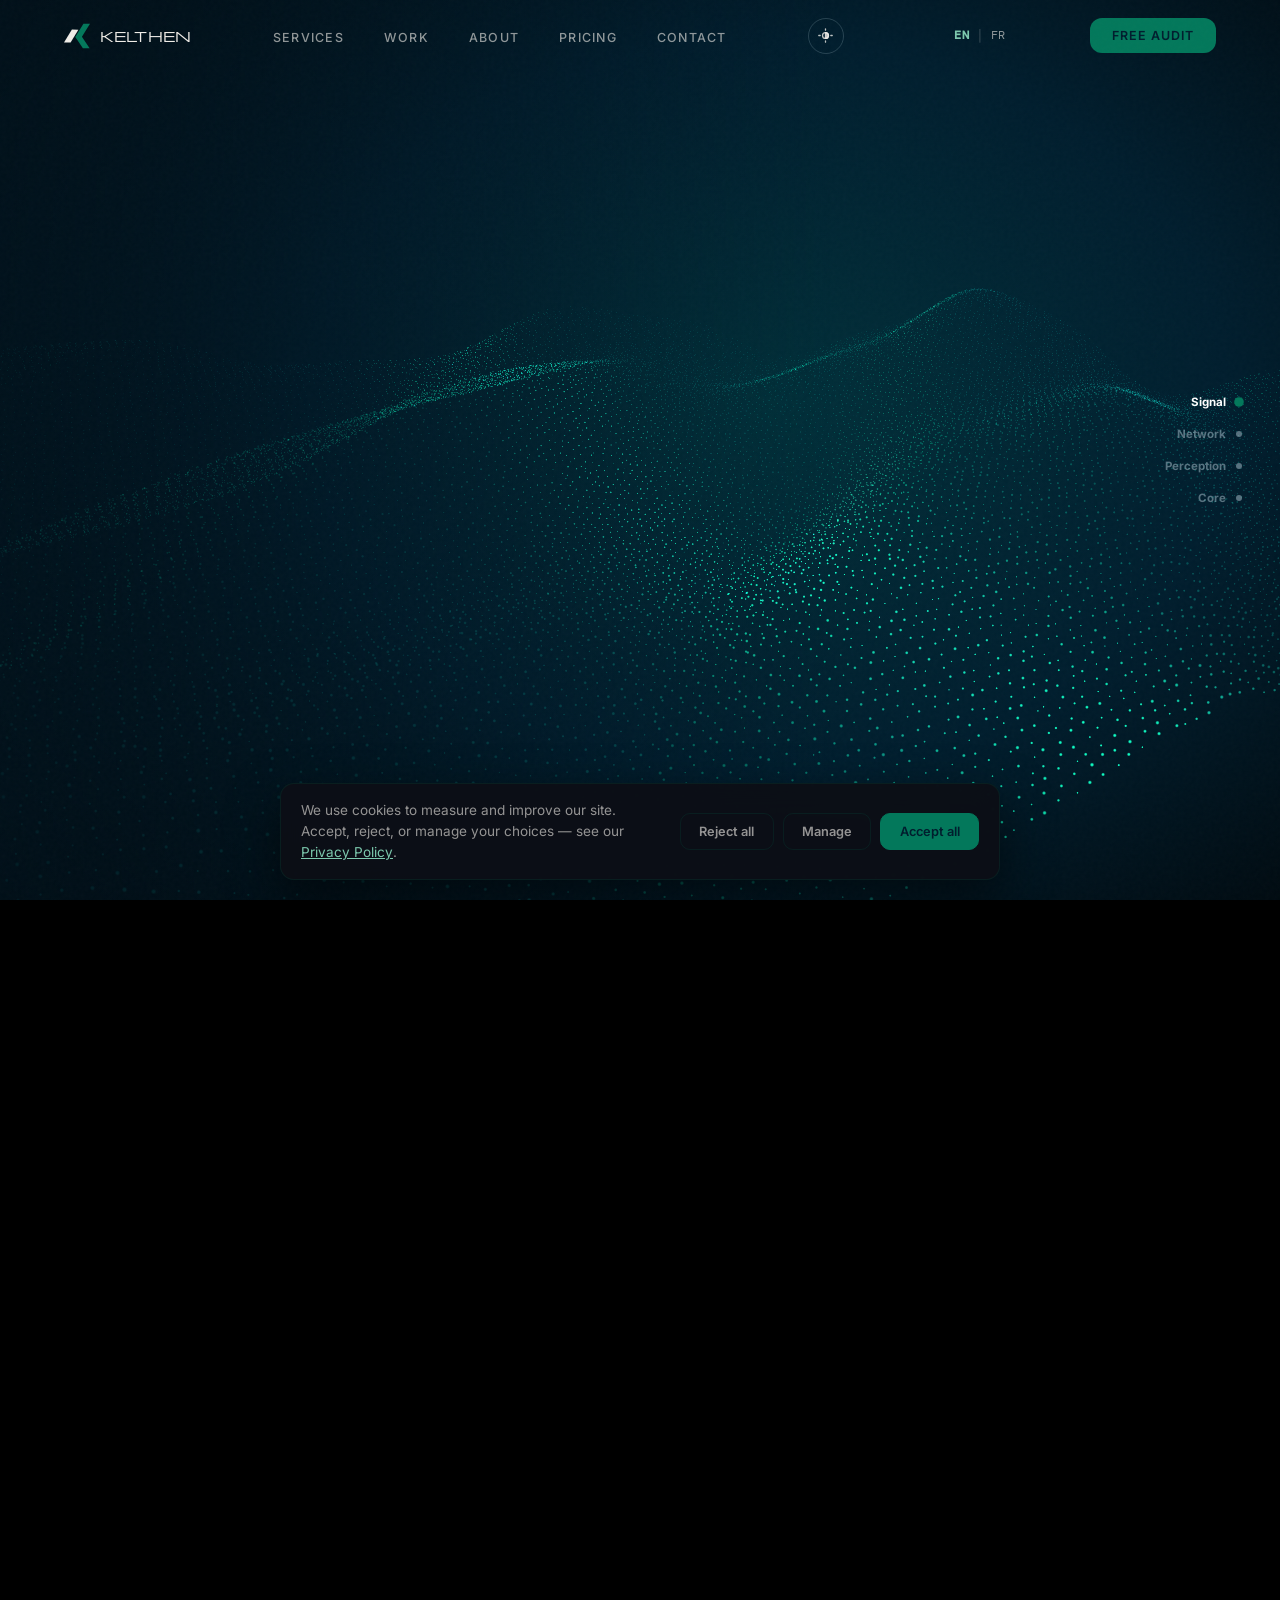
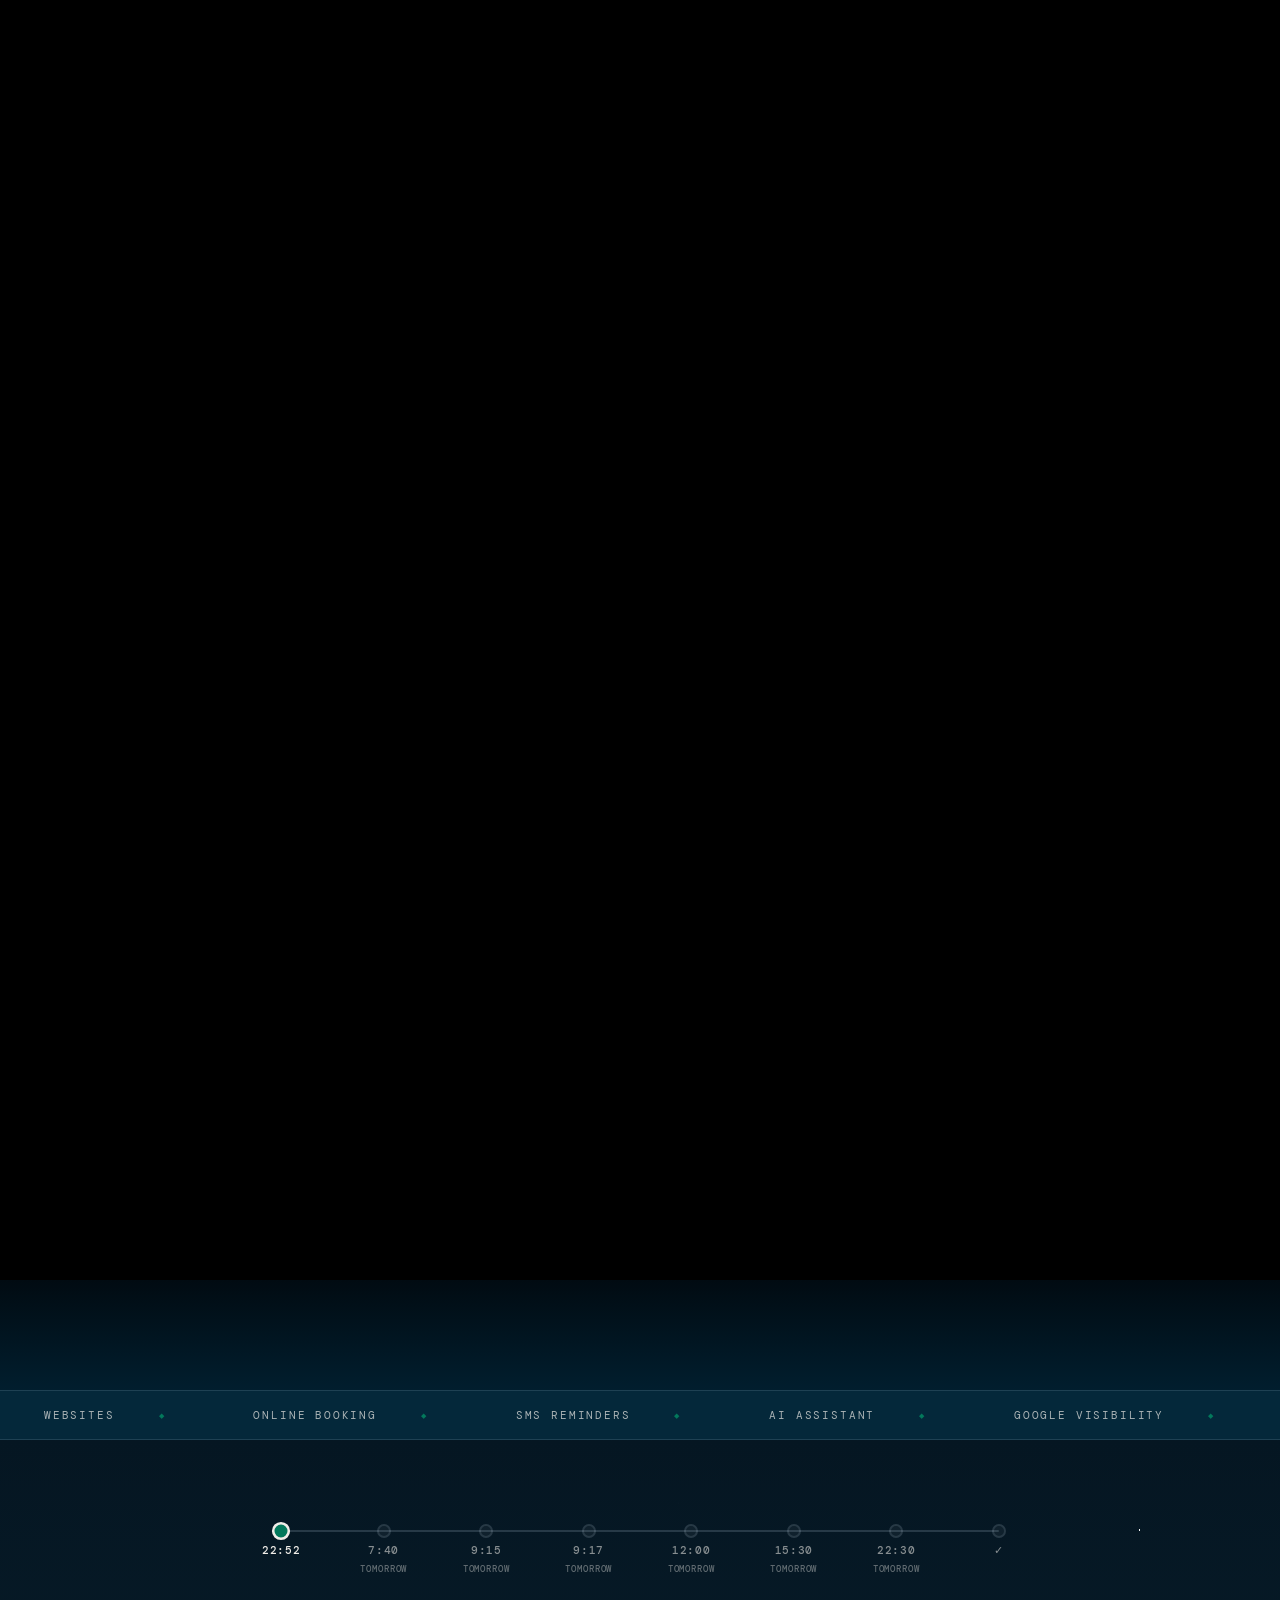
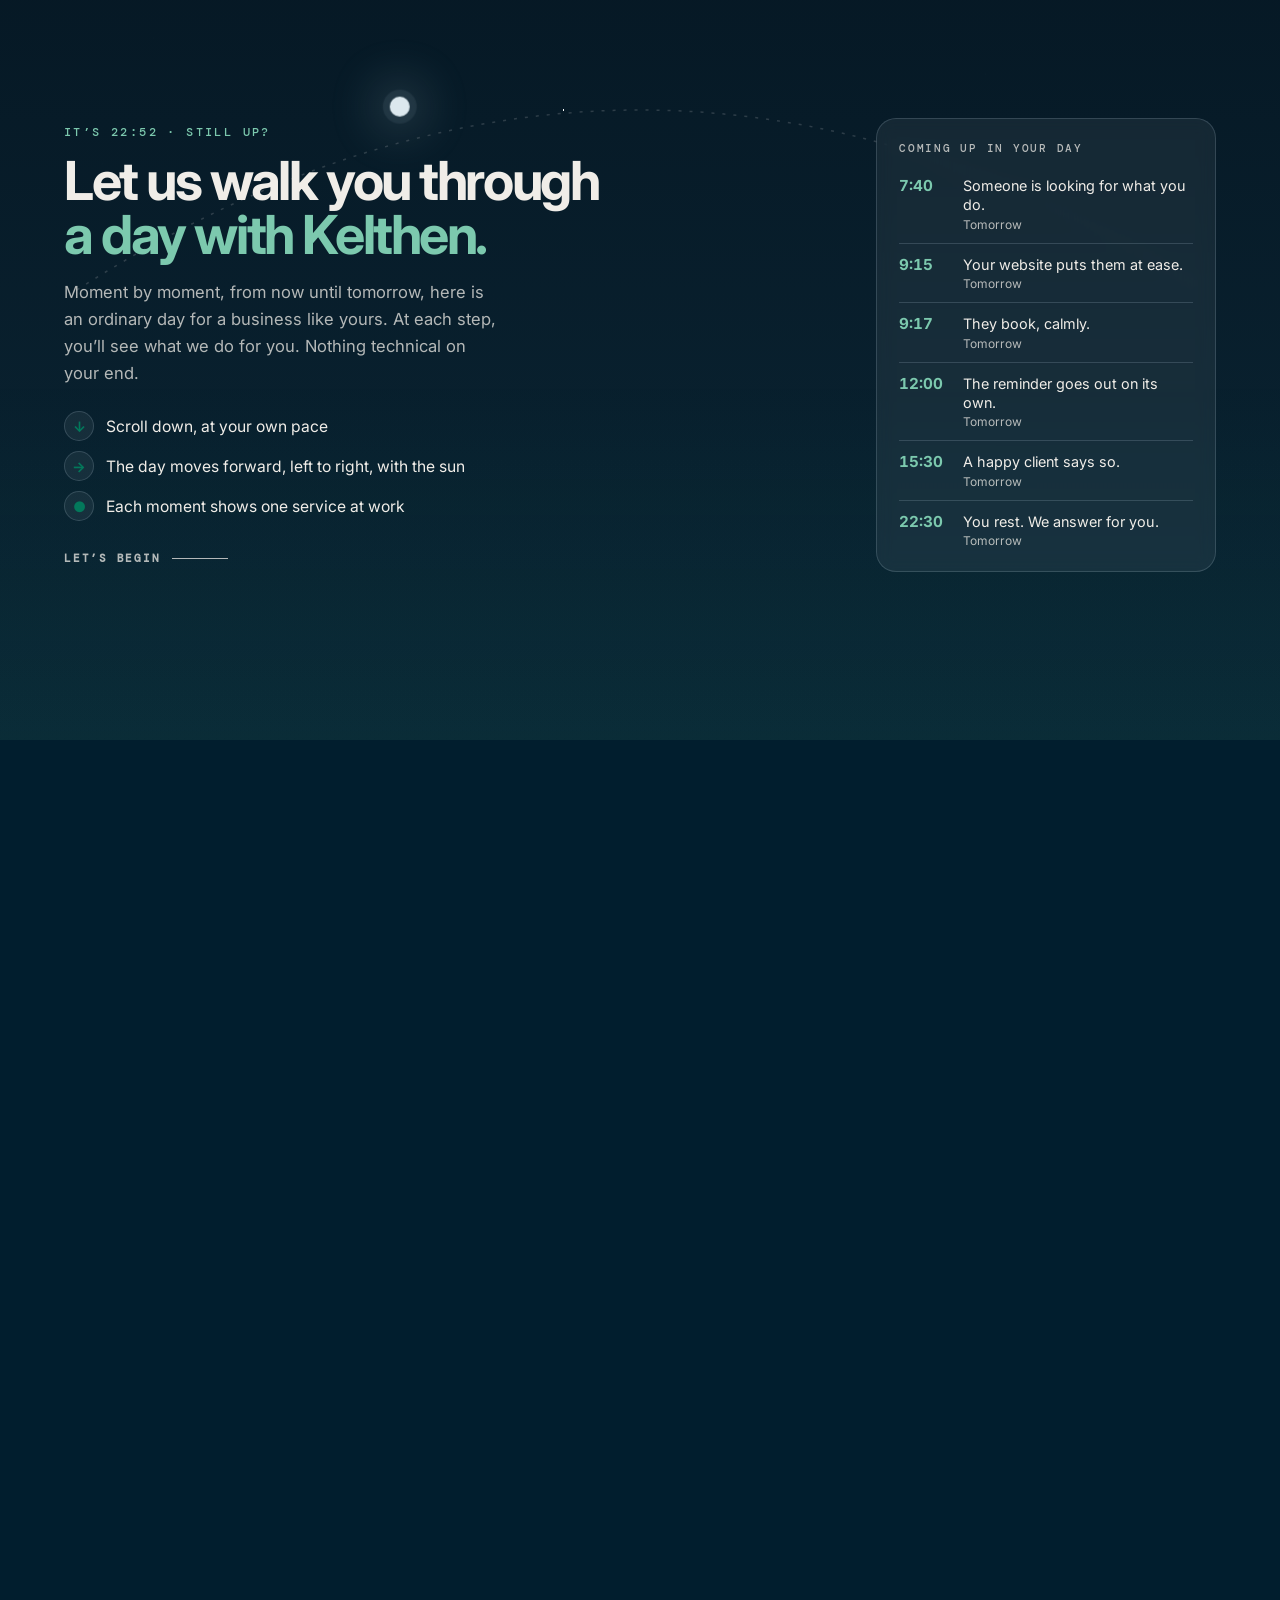
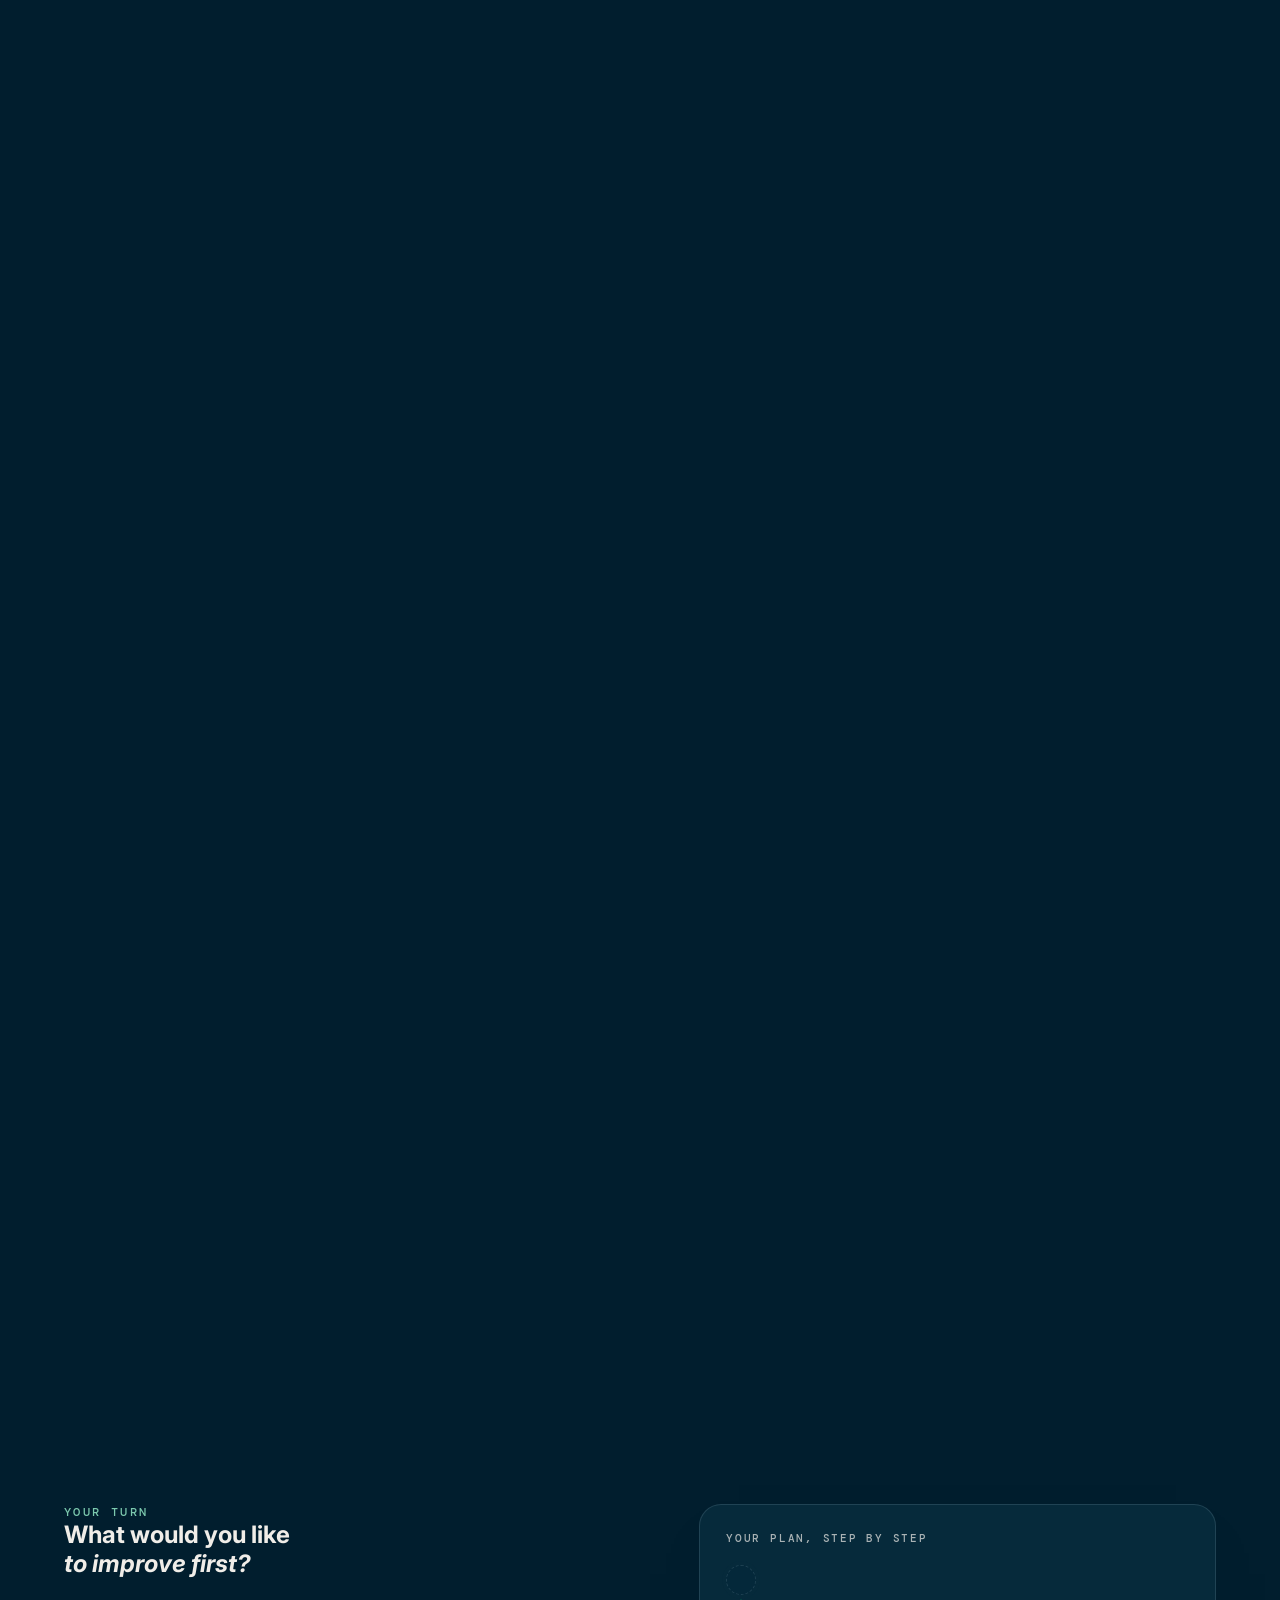
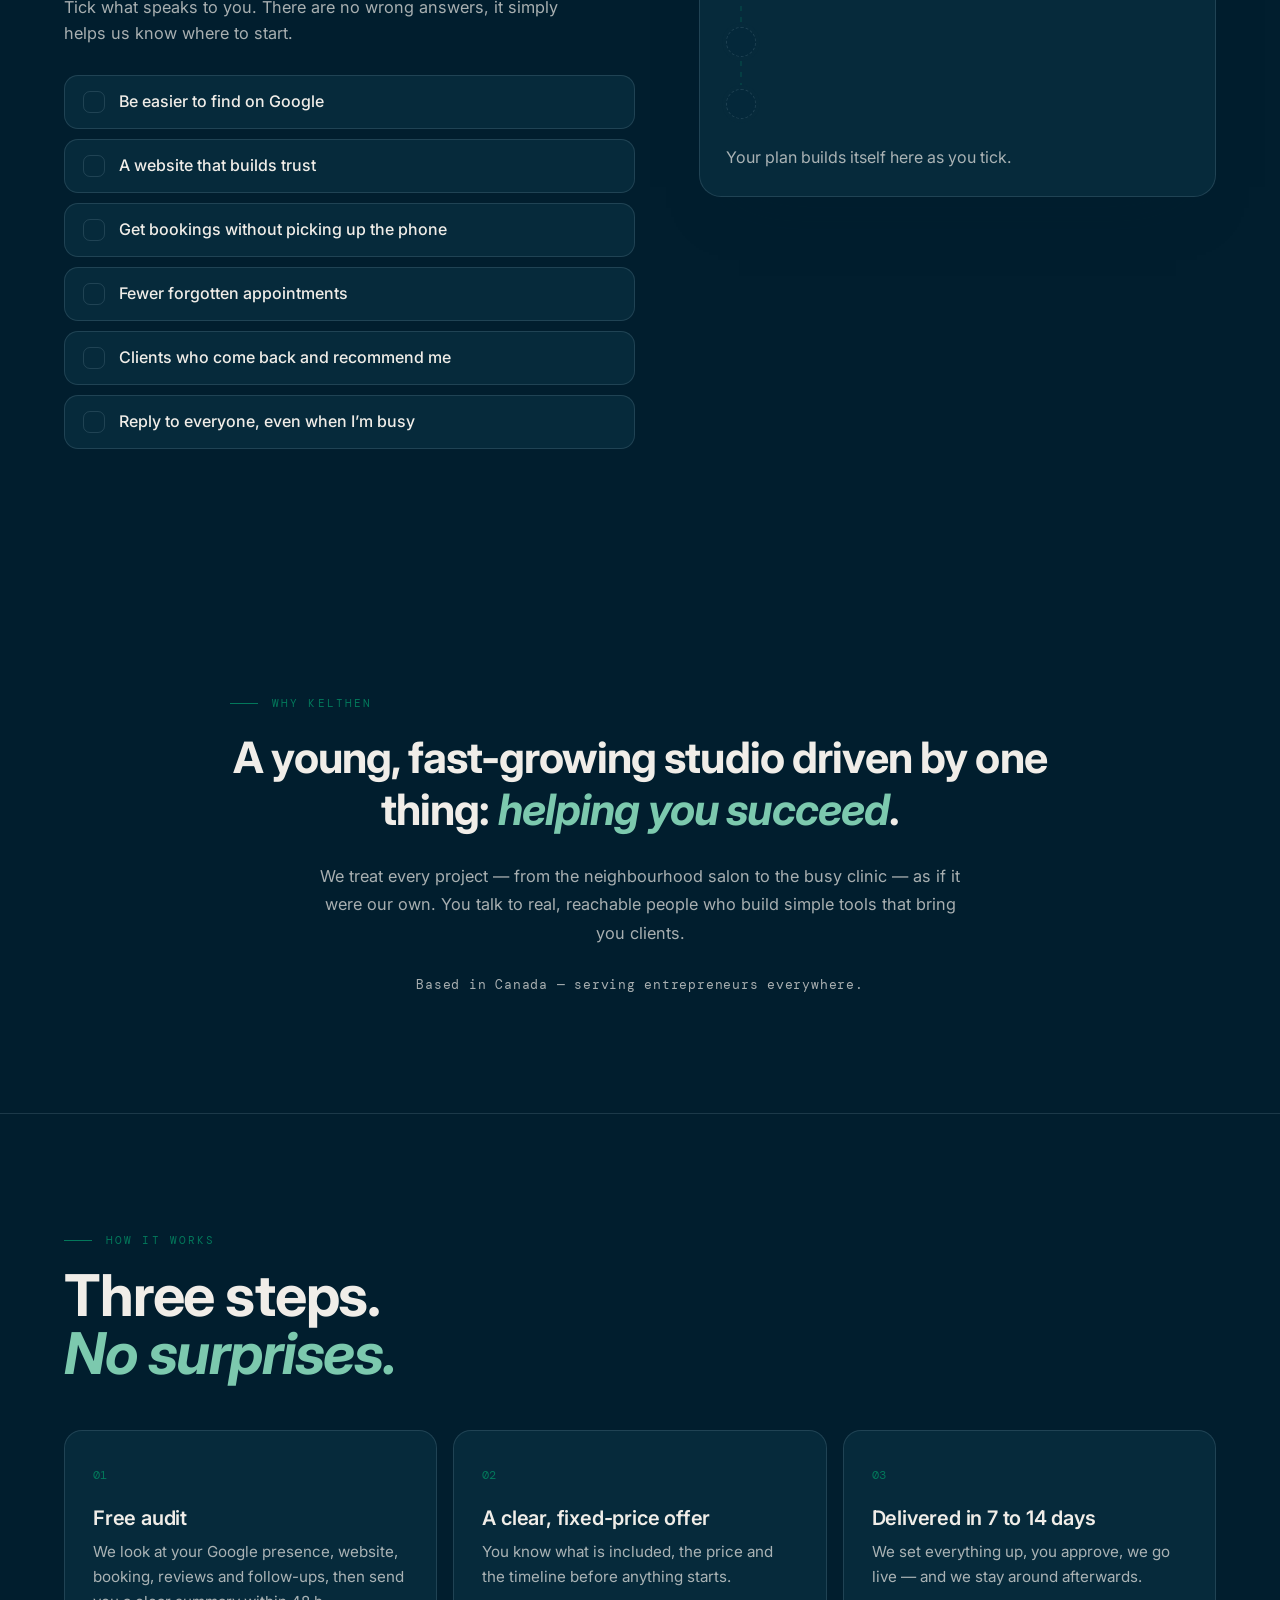
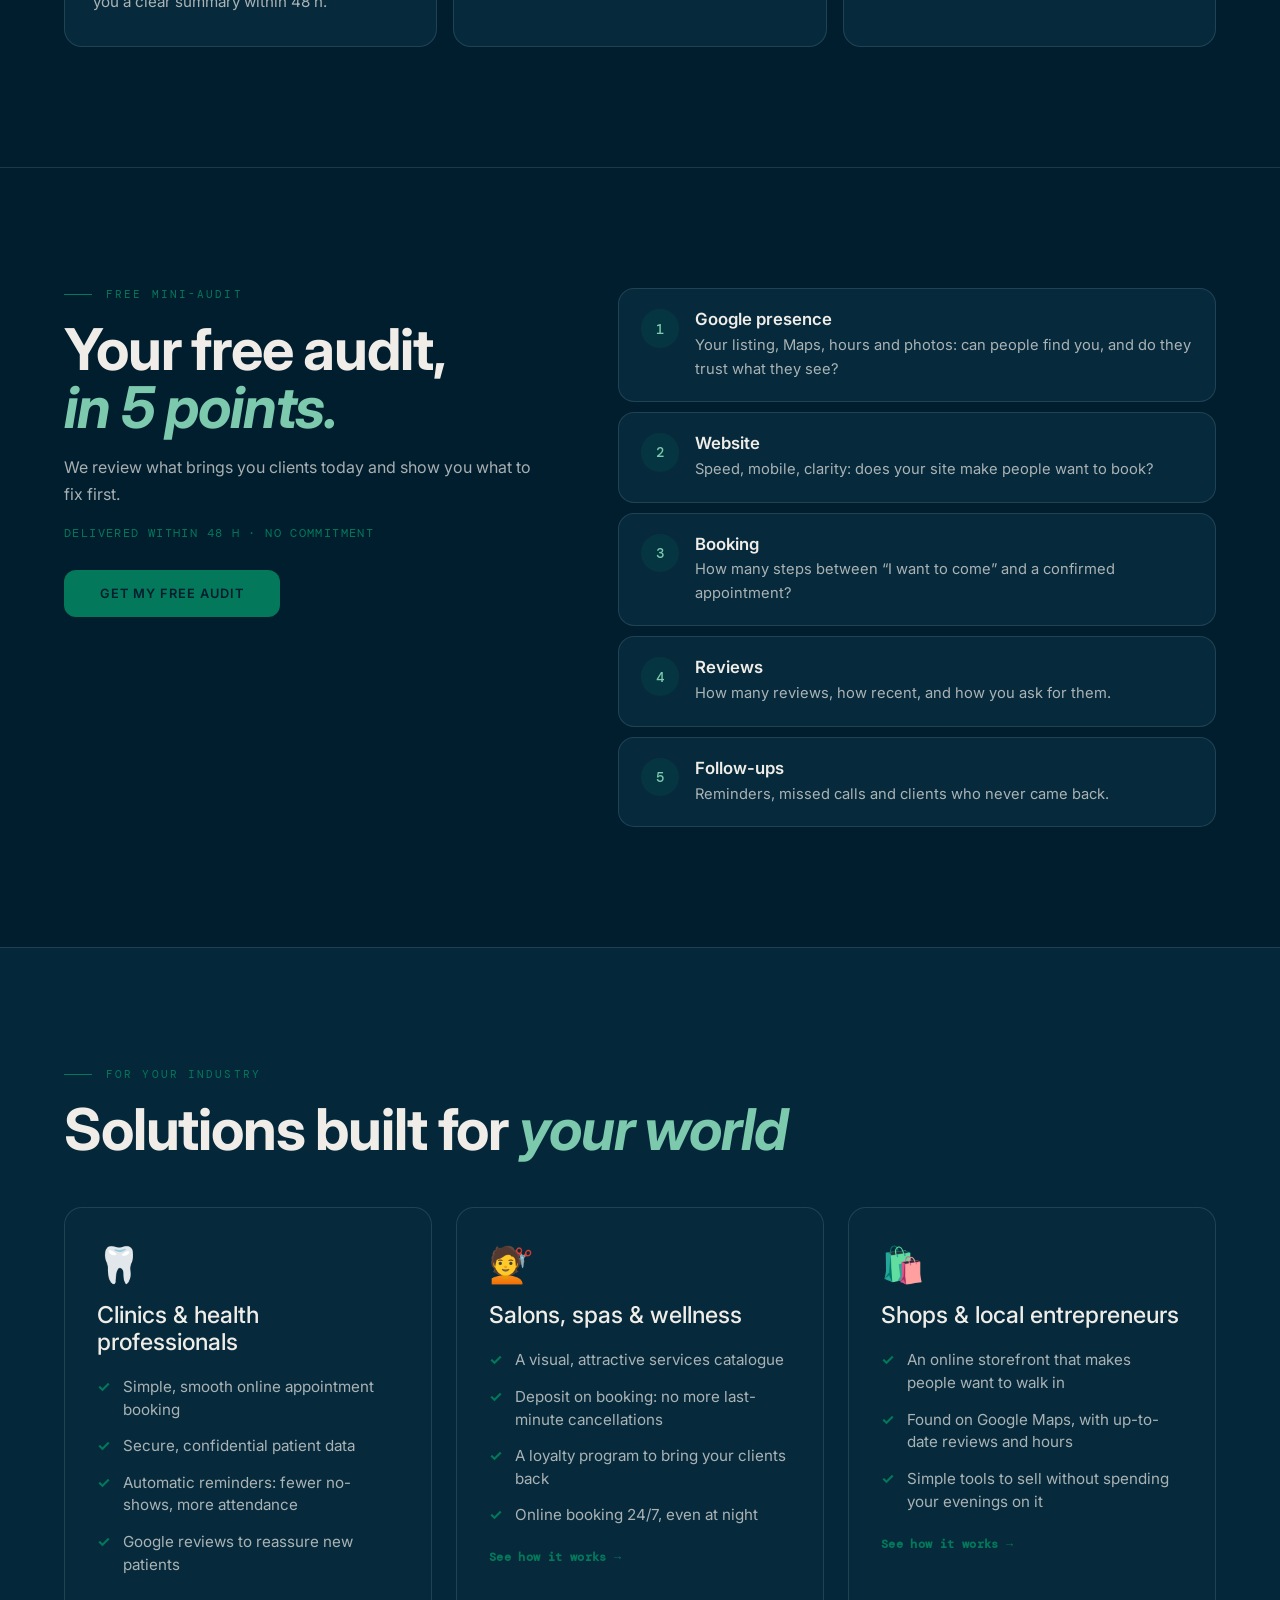
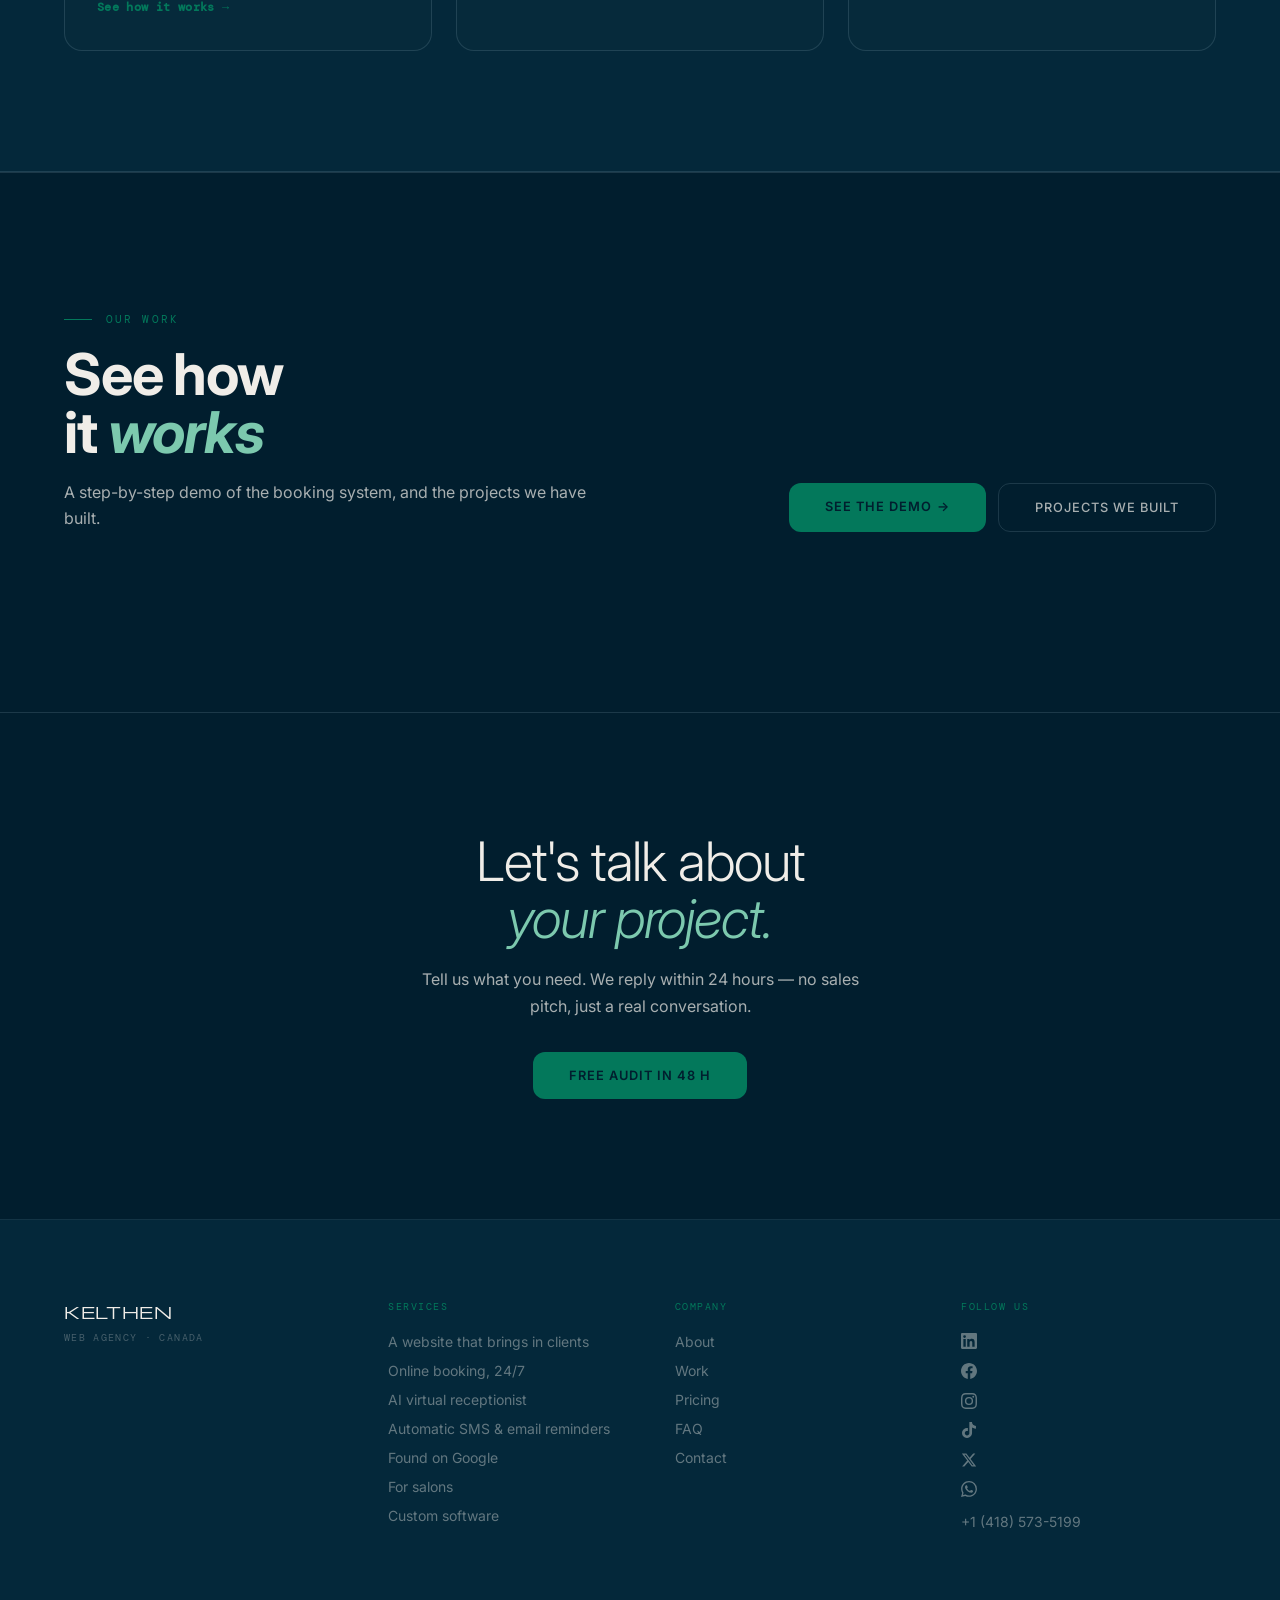
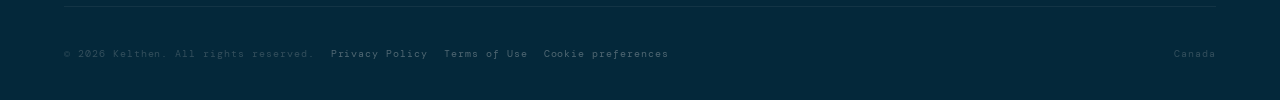
<file: index.html>
<!DOCTYPE html>
<html lang="en">
<head>
  <meta charset="UTF-8">
  <meta name="viewport" content="width=device-width, initial-scale=1.0">
  <meta name="description" data-i18n-content="meta.index.desc" content="On construit les outils qui font tourner votre entreprise : sites, réservation en ligne, rappels SMS, applications et automatisations sur mesure. Audit gratuit en 48 h.">
  <meta property="og:type"        content="website">
  <meta property="og:site_name"   content="Kelthen">
  <meta property="og:locale"      content="en_CA">
  <meta property="og:locale:alternate" content="fr_CA">
  <meta property="og:url"         content="https://www.kelthen.com/">
  <meta property="og:title"       content="Kelthen — We build the tools that keep your business running">
  <meta property="og:description" content="Custom websites, apps and automations, delivered and maintained by a small team in Canada. Free audit in 48 h.">
  <meta property="og:image"       content="https://www.kelthen.com/og-image.png?v=2">
  <meta property="og:image:width"  content="1200">
  <meta property="og:image:height" content="630">
  <meta property="og:image:alt"    content="Kelthen — One hub. All your growth.">
  <meta name="twitter:image"       content="https://www.kelthen.com/og-image.png?v=2">
  <meta name="twitter:card"       content="summary_large_image">
  <meta name="twitter:title"      content="Kelthen — We build the tools that keep your business running">
  <meta name="twitter:description" content="Custom websites, apps and automations, delivered and maintained by a small team. Free audit in 48 h.">
  <meta name="referrer" content="strict-origin-when-cross-origin">
  <title data-i18n="meta.index.title">Kelthen — sites, applications et automatisations sur mesure (Canada)</title>
  <link rel="canonical" href="https://www.kelthen.com/">
  <link rel="icon" href="/favicon.ico" sizes="any">
  <link rel="icon" type="image/svg+xml" href="/favicon.svg">
  <link rel="icon" type="image/png" sizes="96x96" href="/favicon-96.png">
  <link rel="apple-touch-icon" href="/apple-touch-icon.png">

  <link rel="preconnect" href="https://fonts.googleapis.com">
  <link rel="preconnect" href="https://fonts.gstatic.com" crossorigin>
  <link href="https://fonts.googleapis.com/css2?family=Inter:wght@400;500;600;700;800&family=DM+Mono:wght@400;500&display=swap" rel="stylesheet">

  <script type="application/ld+json">
  {
    "@context": "https://schema.org",
    "@type": "ProfessionalService",
    "name": "Kelthen",
    "alternateName": "Kelthen — agence web",
    "url": "https://www.kelthen.com/",
    "logo": "https://www.kelthen.com/og-image.png",
    "image": "https://www.kelthen.com/og-image.png",
    "email": "contact@kelthen.com",
    "telephone": "+1-418-573-5199",
    "priceRange": "$$",
    "description": "Agence web basée au Canada : sites, réservation en ligne, rappels SMS, applications et automatisations sur mesure, livrés et maintenus par une petite équipe.",
    "slogan": "Plus de clients. Moins de gestion.",
    "inLanguage": "fr",
    "areaServed": {
      "@type": "Country",
      "name": "Canada"
    },
    "address": {
      "@type": "PostalAddress",
      "addressCountry": "CA"
    },
    "knowsAbout": [
      "Création de site web",
      "Réservation en ligne",
      "Automatisation des rendez-vous",
      "Secrétaire virtuelle par IA",
      "Rappels automatiques SMS et e-mail",
      "Référencement local et visibilité Google",
      "Applications et logiciels sur mesure"
    ]
  }
  </script>

  <!-- Google Analytics (GA4) is loaded from assets/main.js ONLY after cookie consent -->

  <link rel="stylesheet" href="assets/style.css">

  <!-- Hide the base services grid until the day experience mounts (avoids a flash of the untransformed section) -->
  <script>(function(){try{document.documentElement.classList.add('kd-boot');setTimeout(function(){document.documentElement.classList.remove('kd-boot');},2500);}catch(e){}})();</script>
</head>
<body>
  <!-- ═══ Nav ═══ -->
  <nav class="nav" id="nav" aria-label="Main navigation">
    <a href="index.html" class="nav-logo" aria-label="Kelthen — home">
      <svg class="nav-logo-mark" viewBox="0 0 258 242" aria-hidden="true" focusable="false"><path d="M65.3 185.8 L0 185.8 L78.4 56.9 L142.3 59 Z" fill="currentColor"></path><path d="M177.9 129 L254.3 242.2 L187.3 242.2 L145.8 180.6 L111.8 130.2 L143.9 78.6 L192.7 0 L258.1 0 Z" fill="#03785B"></path></svg>
      <span class="nav-logo-text">Kel<span>then</span></span>
    </a>

    <ul class="nav-links" role="list">
      <li><a href="index.html#services" data-i18n="nav.services">Services</a></li>
      <li><a href="work.html" data-i18n="nav.work">Réalisations</a></li>
      <li><a href="about.html" data-i18n="nav.about">À propos</a></li>
      <li><a href="pricing.html" data-i18n="nav.pricing">Tarifs</a></li>
      <li><a href="contact.html" data-i18n="nav.contact">Contact</a></li>
    </ul>

    <div class="lang-switch" role="group" aria-label="Langue">
      <button type="button" class="lang-btn" data-lang-btn="en">EN</button>
      <span class="lang-sep" aria-hidden="true">|</span>
      <button type="button" class="lang-btn" data-lang-btn="fr">FR</button>
    </div>
    <button class="nav-cta" id="navCta" type="button" data-track="audit" data-i18n="nav.cta">Audit gratuit</button>
    <button class="nav-hamburger" id="navHamburger" type="button" aria-label="Menu" aria-expanded="false" aria-controls="navMobile">
      <span></span>
      <span></span>
      <span></span>
    </button>
  </nav>

  <!-- Mobile nav overlay -->
  <div class="nav-mobile" id="navMobile" role="dialog" aria-label="Mobile navigation" aria-modal="true">
    <button class="nav-mobile-close" id="navMobileClose" type="button" aria-label="Fermer le menu">✕</button>
    <a href="index.html#services" class="nav-mobile-link" data-mobile-link data-i18n="nav.services">Services</a>
    <a href="work.html"     class="nav-mobile-link" data-mobile-link data-i18n="nav.work">Réalisations</a>
    <a href="about.html"    class="nav-mobile-link" data-mobile-link data-i18n="nav.about">À propos</a>
    <a href="pricing.html"  class="nav-mobile-link" data-mobile-link data-i18n="nav.pricing">Tarifs</a>
    <a href="contact.html"  class="nav-mobile-link" data-mobile-link data-i18n="nav.contact">Contact</a>
    <div class="lang-switch lang-switch-mobile" role="group" aria-label="Langue">
      <button type="button" class="lang-btn" data-lang-btn="en">EN</button>
      <span class="lang-sep" aria-hidden="true">|</span>
      <button type="button" class="lang-btn" data-lang-btn="fr">FR</button>
    </div>
    <button class="nav-mobile-cta" id="navMobileCta" type="button" data-track="audit" data-i18n="nav.cta">Audit gratuit</button>
  </div>

  <!-- ═══ Hero ═══ -->
  <!-- Hero : expérience « The Intelligence System » (montée par assets/hero-experience.js) -->
  <div id="kx-root"></div>

  <!-- ═══ Marquee ═══ -->
  <div class="marquee-wrap" aria-hidden="true">
    <div class="marquee-track">
      <span class="marquee-item" data-i18n="mrq.1">Sites web</span>
      <span class="marquee-item" data-i18n="mrq.2">Réservation en ligne</span>
      <span class="marquee-item" data-i18n="mrq.3">Rappels SMS</span>
      <span class="marquee-item" data-i18n="mrq.4">Secrétaire IA</span>
      <span class="marquee-item" data-i18n="mrq.5">Visibilité Google</span>
      <span class="marquee-item" data-i18n="mrq.6">Avis clients</span>
      <span class="marquee-item" data-i18n="mrq.7">Fidélisation</span>
      <span class="marquee-item" data-i18n="mrq.8">Paiements sécurisés</span>
      <span class="marquee-item" data-i18n="mrq.1">Sites web</span>
      <span class="marquee-item" data-i18n="mrq.2">Réservation en ligne</span>
      <span class="marquee-item" data-i18n="mrq.3">Rappels SMS</span>
      <span class="marquee-item" data-i18n="mrq.4">Secrétaire IA</span>
      <span class="marquee-item" data-i18n="mrq.5">Visibilité Google</span>
      <span class="marquee-item" data-i18n="mrq.6">Avis clients</span>
      <span class="marquee-item" data-i18n="mrq.7">Fidélisation</span>
      <span class="marquee-item" data-i18n="mrq.8">Paiements sécurisés</span>
    </div>
  </div>

  <!-- ═══ Services ═══ -->
  <section id="services" aria-labelledby="servicesTitle">
    <div class="services-header">
      <div>
        <p class="section-label" data-i18n="services.label">Ce qu'on fait pour vous</p>
        <h2 class="section-title" id="servicesTitle" data-i18n="services.title" data-i18n-html>Vos objectifs,<br>nos <em>solutions</em></h2>
      </div>
      <p class="services-sub" data-i18n="services.sub">Des outils simples pour attirer plus de clients, gagner du temps et soigner votre image — sans jargon, sans prise de tête.</p>
    </div>

    <div class="services-grid">

      <div class="service-card" data-demo="site" role="button" tabindex="0" aria-haspopup="dialog">
        <div class="service-num">01</div>
        <span class="service-illus" aria-hidden="true"><svg viewBox="0 0 48 48" fill="none"><rect x="6" y="9" width="36" height="30" rx="4" stroke="#03785B" stroke-width="2"/><path d="M6 16 H42" stroke="#03785B" stroke-width="2"/><circle cx="11" cy="12.5" r="1.2" fill="#2FA37C"/><circle cx="15.5" cy="12.5" r="1.2" fill="#2FA37C"/><circle cx="20" cy="12.5" r="1.2" fill="#2FA37C"/><path d="M24 34.5 C 18 30.5 14.5 27.5 14.5 24 C 14.5 21.4 16.6 20.3 18.7 20.9 C 20.6 21.4 22 23 24 25 C 26 23 27.4 21.4 29.3 20.9 C 31.4 20.3 33.5 21.4 33.5 24 C 33.5 27.5 30 30.5 24 34.5 Z" fill="rgba(3, 120, 91,0.16)" stroke="#2FA37C" stroke-width="1.6" stroke-linejoin="round"/></svg></span>
        <h3 class="service-name" data-i18n="svc1.name">Un site qui attire des clients</h3>
        <p class="service-desc" data-i18n="svc1.desc">Un site rapide et élégant qui inspire confiance et transforme vos visiteurs en rendez-vous.</p>
        <div class="service-tags">
          <span class="stag" data-i18n="tag.turnkey">Clé en main</span>
          <span class="stag" data-i18n="tag.mobile">Mobile parfait</span>
        </div>
      </div>

      <div class="service-card" data-demo="booking" role="button" tabindex="0" aria-haspopup="dialog">
        <div class="service-num">02</div>
        <span class="service-illus" aria-hidden="true"><svg viewBox="0 0 48 48" fill="none"><rect x="8" y="11" width="32" height="30" rx="4" stroke="#03785B" stroke-width="2"/><path d="M8 19 H40" stroke="#03785B" stroke-width="2"/><path d="M16 8 V14 M32 8 V14" stroke="#03785B" stroke-width="2" stroke-linecap="round"/><path d="M17 30 L21.5 34.5 L31 25" stroke="#2FA37C" stroke-width="2.6" stroke-linecap="round" stroke-linejoin="round"/></svg></span>
        <h3 class="service-name" data-i18n="svc2.name">Réservation en ligne 24/7</h3>
        <p class="service-desc" data-i18n="svc2.desc">Vos clients réservent et laissent un acompte en quelques clics, jour et nuit. Fini le téléphone qui sonne dans le vide.</p>
        <div class="service-tags">
          <span class="stag" data-i18n="tag.agenda">Agenda synchronisé</span>
          <span class="stag" data-i18n="tag.deposits">Acomptes</span>
        </div>
      </div>

      <div class="service-card" data-demo="ai" role="button" tabindex="0" aria-haspopup="dialog">
        <div class="service-num">03</div>
        <span class="service-illus" aria-hidden="true"><svg viewBox="0 0 48 48" fill="none"><path d="M11 11 H37 A4 4 0 0 1 41 15 V29 A4 4 0 0 1 37 33 H23 L15 39 V33 H11 A4 4 0 0 1 7 29 V15 A4 4 0 0 1 11 11 Z" fill="rgba(3, 120, 91,0.10)" stroke="#03785B" stroke-width="2" stroke-linejoin="round"/><circle cx="17" cy="22" r="1.7" fill="#2FA37C"/><circle cx="24" cy="22" r="1.7" fill="#2FA37C"/><circle cx="31" cy="22" r="1.7" fill="#2FA37C"/><path d="M36 6 l1.1 2.9 2.9 1.1 -2.9 1.1 -1.1 2.9 -1.1 -2.9 -2.9 -1.1 2.9 -1.1 Z" fill="#2FA37C"/></svg></span>
        <h3 class="service-name" data-i18n="svc3.name">Secrétaire virtuelle par IA</h3>
        <p class="service-desc" data-i18n="svc3.desc">Un assistant intelligent répond à vos clients, trie les demandes et prend les rendez-vous — même quand vous dormez.</p>
        <div class="service-tags">
          <span class="stag" data-i18n="tag.247">24 h/24</span>
          <span class="stag" data-i18n="tag.multichannel">Multicanal</span>
        </div>
      </div>

      <div class="service-card" data-demo="reminders" role="button" tabindex="0" aria-haspopup="dialog">
        <div class="service-num">04</div>
        <span class="service-illus" aria-hidden="true"><svg viewBox="0 0 48 48" fill="none"><path d="M16 31 V22 C 16 17.5 19 14.5 24 14.5 C 29 14.5 32 17.5 32 22 V31 L35 35 H13 Z" fill="rgba(3, 120, 91,0.10)" stroke="#03785B" stroke-width="2" stroke-linejoin="round"/><path d="M21 35 a3 3 0 0 0 6 0" stroke="#03785B" stroke-width="2" stroke-linecap="round"/><path d="M24 11.5 V14.5" stroke="#03785B" stroke-width="2" stroke-linecap="round"/><circle cx="33.5" cy="15" r="4.6" fill="#2FA37C"/></svg></span>
        <h3 class="service-name" data-i18n="svc4.name">Rappels automatiques SMS &amp; e-mail</h3>
        <p class="service-desc" data-i18n="svc4.desc">Chaque client reçoit un rappel avant son rendez-vous, et votre agenda se synchronise tout seul.</p>
        <div class="service-tags">
          <span class="stag">SMS</span>
          <span class="stag" data-i18n="tag.email">E-mail</span>
        </div>
      </div>

      <div class="service-card" data-demo="google" role="button" tabindex="0" aria-haspopup="dialog">
        <div class="service-num">05</div>
        <span class="service-illus" aria-hidden="true"><svg viewBox="0 0 48 48" fill="none"><circle cx="21" cy="21" r="12" stroke="#03785B" stroke-width="2"/><path d="M30 30 L39 39" stroke="#03785B" stroke-width="2.6" stroke-linecap="round"/><path d="M21 13.5 C 17.4 13.5 14.8 16.1 14.8 19.6 C 14.8 23.8 21 28.5 21 28.5 C 21 28.5 27.2 23.8 27.2 19.6 C 27.2 16.1 24.6 13.5 21 13.5 Z" fill="rgba(3, 120, 91,0.16)" stroke="#2FA37C" stroke-width="1.6" stroke-linejoin="round"/><circle cx="21" cy="19.5" r="2.1" fill="#2FA37C"/></svg></span>
        <h3 class="service-name" data-i18n="svc5.name">Visible sur Google</h3>
        <p class="service-desc" data-i18n="svc5.desc">On vous place sur Google et Google Maps, là où vos clients vous cherchent déjà.</p>
        <div class="service-tags">
          <span class="stag">Google Maps</span>
          <span class="stag" data-i18n="tag.localseo">SEO local</span>
        </div>
      </div>

      <div class="service-card" data-demo="reviews" role="button" tabindex="0" aria-haspopup="dialog">
        <div class="service-num">06</div>
        <span class="service-illus" aria-hidden="true"><svg viewBox="0 0 48 48" fill="none"><path d="M24 8 l4.4 8.9 9.8 1.4 -7.1 6.9 1.7 9.8 -8.8 -4.6 -8.8 4.6 1.7 -9.8 -7.1 -6.9 9.8 -1.4 Z" fill="rgba(3, 120, 91,0.16)" stroke="#03785B" stroke-width="2" stroke-linejoin="round"/><path d="M24 21.5 C 22.4 19.8 19.7 20.9 19.7 23.2 C 19.7 25.2 22 26.9 24 28.4 C 26 26.9 28.3 25.2 28.3 23.2 C 28.3 20.9 25.6 19.8 24 21.5 Z" fill="#2FA37C"/></svg></span>
        <h3 class="service-name" data-i18n="svc6.name">Avis clients &amp; fidélisation</h3>
        <p class="service-desc" data-i18n="svc6.desc">Après chaque visite, vos clients sont invités à laisser un avis Google — et à revenir.</p>
        <div class="service-tags">
          <span class="stag" data-i18n="tag.reviews">Avis Google</span>
          <span class="stag" data-i18n="tag.loyalty">Fidélité</span>
        </div>
      </div>

    </div>
  </section>

  <!-- ═══ Confiance / mission ═══ -->
  <section id="trust" aria-labelledby="trustTitle">
    <div class="trust-inner">
      <p class="section-label" data-i18n="trust.label">Pourquoi Kelthen</p>
      <p class="trust-quote" id="trustTitle" data-i18n="trust.quote" data-i18n-html>Une agence jeune et en pleine croissance, animée par une seule envie&nbsp;: <em>vous aider à réussir</em>.</p>
      <p class="trust-desc" data-i18n="trust.desc">On traite chaque projet — du salon de quartier à la clinique — comme si c'était le nôtre. Vous parlez à de vraies personnes, joignables et impliquées, qui construisent des outils simples pour vous ramener des clients.</p>
      <p class="trust-anchor" data-i18n="trust.anchor">Basés au Canada — au service des entrepreneurs, partout.</p>
    </div>
  </section>

  <!-- ═══ Comment ça marche (remplace l'ancien bloc de statistiques) ═══ -->
  <section id="how" class="k-sec" aria-labelledby="howTitle">
    <div class="k-sec-head">
      <p class="section-label" data-i18n="how.label">Comment ça marche</p>
      <h2 class="section-title" id="howTitle" data-i18n="how.title" data-i18n-html>Trois étapes.<br><em>Aucune surprise.</em></h2>
    </div>
    <ol class="how-steps" role="list">
      <li class="how-step"><span class="how-num">01</span><h3 data-i18n="how.s1n">Audit gratuit</h3><p data-i18n="how.s1d">On regarde votre présence Google, votre site, vos réservations, vos avis et vos relances, puis on vous envoie un résumé clair sous 48 h.</p></li>
      <li class="how-step"><span class="how-num">02</span><h3 data-i18n="how.s2n">Une offre claire, à prix fixe</h3><p data-i18n="how.s2d">Vous savez ce qui est inclus, le prix et le délai avant que quoi que ce soit commence.</p></li>
      <li class="how-step"><span class="how-num">03</span><h3 data-i18n="how.s3n">Livraison en 7 à 14 jours</h3><p data-i18n="how.s3d">On installe tout, vous validez, on met en ligne — et on reste là ensuite.</p></li>
    </ol>
    <!-- [À REMPLIR : premiers chiffres de nos clients] — bloc masqué tant qu'il n'est pas rempli.
         Pour l'afficher : remplacer les valeurs ci-dessous (avec l'accord écrit des clients), puis retirer l'attribut « hidden ». -->
    <div class="how-results" hidden>
      <p class="section-label" data-i18n="how.results">Résultats réels</p>
      <div class="how-results-grid">
        <div class="how-result"><div class="how-result-val">[À REMPLIR]</div><div class="how-result-lbl">[À REMPLIR : premier chiffre client]</div></div>
        <div class="how-result"><div class="how-result-val">[À REMPLIR]</div><div class="how-result-lbl">[À REMPLIR : deuxième chiffre client]</div></div>
        <div class="how-result"><div class="how-result-val">[À REMPLIR]</div><div class="how-result-lbl">[À REMPLIR : troisième chiffre client]</div></div>
      </div>
    </div>
  </section>

  <!-- ═══ Audit gratuit en 5 points ═══ -->
  <section id="audit-block" class="k-sec" aria-labelledby="auditTitle">
    <div class="audit-wrap">
      <div class="audit-intro">
        <p class="section-label" data-i18n="audit.label">Mini-audit gratuit</p>
        <h2 class="section-title" id="auditTitle" data-i18n="audit.title" data-i18n-html>Votre audit gratuit,<br><em>en 5 points.</em></h2>
        <p class="k-sub" data-i18n="audit.sub">On passe en revue ce qui vous amène des clients aujourd’hui et on vous montre quoi corriger en premier.</p>
        <p class="audit-meta" data-i18n="audit.meta">Livré sous 48 h · Sans engagement</p>
        <a href="contact.html#audit" class="btn-primary" data-i18n="audit.cta">Demander mon audit gratuit</a>
      </div>
      <ol class="audit-points" role="list">
        <li><span class="audit-n" aria-hidden="true">1</span><div><h3 data-i18n="audit.p1n">Présence Google</h3><p data-i18n="audit.p1d">Votre fiche, Maps, vos horaires et vos photos : est-ce qu’on vous trouve, et est-ce qu’on vous fait confiance ?</p></div></li>
        <li><span class="audit-n" aria-hidden="true">2</span><div><h3 data-i18n="audit.p2n">Site web</h3><p data-i18n="audit.p2d">Vitesse, mobile, clarté : votre site donne-t-il envie de réserver ?</p></div></li>
        <li><span class="audit-n" aria-hidden="true">3</span><div><h3 data-i18n="audit.p3n">Réservation</h3><p data-i18n="audit.p3d">Combien d’étapes entre « j’ai envie de venir » et un rendez-vous confirmé ?</p></div></li>
        <li><span class="audit-n" aria-hidden="true">4</span><div><h3 data-i18n="audit.p4n">Avis</h3><p data-i18n="audit.p4d">Combien d’avis, de quand, et comment vous les demandez.</p></div></li>
        <li><span class="audit-n" aria-hidden="true">5</span><div><h3 data-i18n="audit.p5n">Relances</h3><p data-i18n="audit.p5d">Rappels, appels manqués et clients qui ne sont jamais revenus.</p></div></li>
      </ol>
    </div>
  </section>

  <!-- ═══ Solutions par industrie ═══ -->
  <section id="solutions" aria-labelledby="solutionsTitle">
    <div class="solutions-header">
      <p class="section-label" data-i18n="sol.label">Pour votre secteur</p>
      <h2 class="section-title" id="solutionsTitle" data-i18n="sol.title" data-i18n-html>Des solutions qui vous <em>ressemblent</em></h2>
    </div>
    <div class="industry-grid">

      <a class="industry-card" href="work.html#automation">
        <span class="industry-icon" aria-hidden="true">🦷</span>
        <h3 class="industry-name" data-i18n="ind1.name">Cliniques &amp; professionnels de santé</h3>
        <ul class="industry-list" role="list">
          <li data-i18n="ind1.b1">Prise de rendez-vous en ligne, simple et fluide</li>
          <li data-i18n="ind1.b2">Données patients sécurisées et confidentielles</li>
          <li data-i18n="ind1.b3">Rappels automatiques : moins d'oublis, plus de présences</li>
          <li data-i18n="ind1.b4">Avis Google pour rassurer les nouveaux patients</li>
        </ul>
        <span class="industry-cta" data-i18n="sol.example">Voir comment ça fonctionne →</span>
      </a>

      <a class="industry-card" href="salons.html">
        <span class="industry-icon" aria-hidden="true">💇</span>
        <h3 class="industry-name" data-i18n="ind2.name">Salons, instituts &amp; bien-être</h3>
        <ul class="industry-list" role="list">
          <li data-i18n="ind2.b1">Catalogue de prestations visuel et attrayant</li>
          <li data-i18n="ind2.b2">Acompte à la réservation : fini les désistements</li>
          <li data-i18n="ind2.b3">Programme de fidélité pour faire revenir vos clients</li>
          <li data-i18n="ind2.b4">Réservation en ligne 24/7, même la nuit</li>
        </ul>
        <span class="industry-cta" data-i18n="sol.example">Voir comment ça fonctionne →</span>
      </a>

      <a class="industry-card" href="work.html#automation">
        <span class="industry-icon" aria-hidden="true">🛍️</span>
        <h3 class="industry-name" data-i18n="ind3.name">Commerces &amp; entrepreneurs</h3>
        <ul class="industry-list" role="list">
          <li data-i18n="ind3.b1">Une vitrine en ligne qui donne envie de pousser la porte</li>
          <li data-i18n="ind3.b2">Visible sur Google Maps, avis et horaires à jour</li>
          <li data-i18n="ind3.b3">Des outils simples pour vendre sans y passer vos soirées</li>
        </ul>
        <span class="industry-cta" data-i18n="sol.example">Voir comment ça fonctionne →</span>
      </a>

    </div>
  </section>

  <!-- ═══ Voir comment ça fonctionne ═══ -->
  <section id="work-preview" aria-labelledby="workPreviewTitle">
    <div class="work-preview-head">
      <div>
        <p class="section-label" data-i18n="work.label">Nos réalisations</p>
        <h2 class="section-title" id="workPreviewTitle" data-i18n="work.title" data-i18n-html>Voir comment<br>ça <em>fonctionne</em></h2>
        <p class="k-sub" data-i18n="work.sub">Une démonstration pas à pas du système de réservation, et les projets qu’on a construits.</p>
      </div>
      <div class="work-preview-ctas">
        <a href="work.html#automation" class="btn-primary" data-i18n="work.viewall">Voir la démonstration →</a>
        <a href="work.html" class="btn-ghost" data-i18n="work.viewbuilt">Projets construits</a>
      </div>
    </div>
  </section>

  <!-- ═══ Offre pilote — disparaît seule après OFFER_END (assets/main.js) ═══
       [À REMPLIR : vérifier que ces textes sont identiques à ceux du courriel envoyé aux prospects] -->
  <section id="pilot" class="k-sec" data-offer aria-labelledby="pilotTitle">
    <div class="pilot-card">
      <div class="pilot-copy">
        <p class="section-label" data-i18n="pilot.label">Offre pilote</p>
        <h2 class="section-title" id="pilotTitle" data-i18n="pilot.title" data-i18n-html>Offre pilote :<br><em>3 places ce mois-ci.</em></h2>
        <p class="k-sub" data-i18n="pilot.sub">Pour les entreprises qui veulent démarrer maintenant.</p>
      </div>
      <div class="pilot-side">
        <ul class="pilot-list" role="list">
          <li data-i18n="pilot.i1">30 % de rabais sur l’installation</li>
          <li data-i18n="pilot.i2">Premier mois de suivi offert</li>
          <li data-i18n="pilot.i3">Limité à 3 places</li>
        </ul>
        <p class="pilot-end"><span data-i18n="pilot.ends">Fin de l’offre :</span> <strong data-offer-end>12 novembre 2026</strong></p>
        <a href="contact.html#audit" class="btn-primary" data-i18n="pilot.cta">Réserver mon audit gratuit</a>
      </div>
    </div>
  </section>

  <!-- ═══ Closing CTA ═══ -->
  <section id="home-cta" aria-labelledby="homeCtaTitle">
    <h2 class="home-cta-title" id="homeCtaTitle" data-i18n="homecta.title" data-i18n-html>Parlons de<br><em>votre projet.</em></h2>
    <p class="home-cta-sub" data-i18n="homecta.sub">Racontez-nous votre besoin. On répond en 24 h — sans blabla commercial, juste une vraie discussion.</p>
    <a href="contact.html#audit" class="btn-primary" data-i18n="homecta.cta">Audit gratuit en 48 h</a>
  </section>

  <!-- ═══ Footer ═══ -->
  <footer class="footer" role="contentinfo">
    <div class="footer-top">
      <div class="footer-brand">
        <div class="footer-logo">Kel<span>then</span></div>
        <div class="footer-tagline" data-i18n="footer.tagline">Agence web · Canada</div>
      </div>
      <nav class="footer-nav" aria-label="Footer navigation">
        <div class="footer-col">
          <div class="footer-col-title" data-i18n="footer.services">Services</div>
          <a href="index.html#services" data-i18n="svc1.name">Un site qui attire des clients</a>
          <a href="index.html#services" data-i18n="svc2.name">Réservation en ligne 24/7</a>
          <a href="index.html#services" data-i18n="svc3.name">Secrétaire virtuelle par IA</a>
          <a href="index.html#services" data-i18n="svc4.name">Rappels automatiques SMS &amp; e-mail</a>
          <a href="index.html#services" data-i18n="svc5.name">Visible sur Google</a>
          <a href="salons.html" data-i18n="footer.salons">Pour les salons</a>
          <a href="apps.html" data-i18n="footer.apps">Logiciels sur mesure</a>
        </div>
        <div class="footer-col">
          <div class="footer-col-title" data-i18n="footer.company">Entreprise</div>
          <a href="about.html" data-i18n="nav.about">À propos</a>
          <a href="work.html" data-i18n="nav.work">Réalisations</a>
          <a href="pricing.html" data-i18n="nav.pricing">Tarifs</a>
          <a href="pricing.html#faq" data-i18n="footer.faq">FAQ</a>
          <a href="contact.html" data-i18n="nav.contact">Contact</a>
        </div>
        <div class="footer-col">
          <div class="footer-col-title" data-i18n="footer.connect">Nous suivre</div>
          <div class="footer-social">
            <a href="#" aria-label="LinkedIn" target="_blank" rel="noopener noreferrer">
              <svg viewBox="0 0 24 24" xmlns="http://www.w3.org/2000/svg"><path d="M20.447 20.452h-3.554v-5.569c0-1.328-.027-3.037-1.852-3.037-1.853 0-2.136 1.445-2.136 2.939v5.667H9.351V9h3.414v1.561h.046c.477-.9 1.637-1.85 3.37-1.85 3.601 0 4.267 2.37 4.267 5.455v6.286zM5.337 7.433a2.062 2.062 0 0 1-2.063-2.065 2.064 2.064 0 1 1 2.063 2.065zm1.782 13.019H3.555V9h3.564v11.452zM22.225 0H1.771C.792 0 0 .774 0 1.729v20.542C0 23.227.792 24 1.771 24h20.451C23.2 24 24 23.227 24 22.271V1.729C24 .774 23.2 0 22.222 0h.003z"/></svg>
            </a>
            <a href="https://www.facebook.com/profile.php?id=61592897990111" aria-label="Facebook" target="_blank" rel="noopener noreferrer">
              <svg viewBox="0 0 24 24" xmlns="http://www.w3.org/2000/svg"><path d="M24 12.073c0-6.627-5.373-12-12-12s-12 5.373-12 12c0 5.99 4.388 10.954 10.125 11.854v-8.385H7.078v-3.47h3.047V9.43c0-3.007 1.792-4.669 4.533-4.669 1.312 0 2.686.235 2.686.235v2.953H15.83c-1.491 0-1.956.925-1.956 1.874v2.25h3.328l-.532 3.47h-2.796v8.385C19.612 23.027 24 18.062 24 12.073z"/></svg>
            </a>
            <a href="https://www.instagram.com/keltheninc" aria-label="Instagram" target="_blank" rel="noopener noreferrer">
              <svg viewBox="0 0 24 24" xmlns="http://www.w3.org/2000/svg"><path d="M12 2.163c3.204 0 3.584.012 4.85.07 3.252.148 4.771 1.691 4.919 4.919.058 1.265.069 1.645.069 4.849 0 3.205-.012 3.584-.069 4.849-.149 3.225-1.664 4.771-4.919 4.919-1.266.058-1.644.07-4.85.07-3.204 0-3.584-.012-4.849-.07-3.26-.149-4.771-1.699-4.919-4.92-.058-1.265-.07-1.644-.07-4.849 0-3.204.013-3.583.07-4.849.149-3.227 1.664-4.771 4.919-4.919 1.266-.057 1.645-.069 4.849-.069zm0-2.163c-3.259 0-3.667.014-4.947.072-4.358.2-6.78 2.618-6.98 6.98-.059 1.281-.073 1.689-.073 4.948 0 3.259.014 3.668.072 4.948.2 4.358 2.618 6.78 6.98 6.98 1.281.058 1.689.072 4.948.072 3.259 0 3.668-.014 4.948-.072 4.354-.2 6.782-2.618 6.979-6.98.059-1.28.073-1.689.073-4.948 0-3.259-.014-3.667-.072-4.947-.196-4.354-2.617-6.78-6.979-6.98-1.281-.059-1.69-.073-4.949-.073zm0 5.838a6.162 6.162 0 1 0 0 12.324 6.162 6.162 0 0 0 0-12.324zM12 16a4 4 0 1 1 0-8 4 4 0 0 1 0 8zm6.406-11.845a1.44 1.44 0 1 0 0 2.881 1.44 1.44 0 0 0 0-2.881z"/></svg>
            </a>
            <a href="https://www.tiktok.com/@keltheninc" aria-label="TikTok" target="_blank" rel="noopener noreferrer">
              <svg viewBox="0 0 24 24" xmlns="http://www.w3.org/2000/svg"><path d="M12.525.02c1.31-.02 2.61-.01 3.91-.02.08 1.53.63 3.09 1.75 4.17 1.12 1.11 2.7 1.62 4.24 1.79v4.03c-1.44-.05-2.89-.35-4.2-.97-.57-.26-1.1-.59-1.62-.93-.01 2.92.01 5.84-.02 8.75-.08 1.4-.54 2.79-1.35 3.94-1.31 1.92-3.58 3.17-5.91 3.21-1.43.08-2.86-.31-4.08-1.03-2.02-1.19-3.44-3.37-3.65-5.71-.02-.5-.03-1-.01-1.49.18-1.9 1.12-3.72 2.58-4.96 1.66-1.44 3.98-2.13 6.15-1.72.02 1.48-.04 2.96-.04 4.44-.99-.32-2.15-.23-3.02.37-.63.41-1.11 1.04-1.36 1.75-.21.51-.15 1.07-.14 1.61.24 1.64 1.82 3.02 3.5 2.87 1.12-.01 2.19-.66 2.77-1.61.19-.33.4-.67.41-1.06.1-1.79.06-3.57.07-5.36.01-4.03-.01-8.05.02-12.07z"/></svg>
            </a>
            <a href="https://x.com/KelthenGroup" aria-label="X (Twitter)" target="_blank" rel="noopener noreferrer">
              <svg viewBox="0 0 24 24" xmlns="http://www.w3.org/2000/svg"><path d="M18.244 2.25h3.308l-7.227 8.26 8.502 11.24H16.17l-5.214-6.817L4.99 21.75H1.68l7.73-8.835L1.254 2.25H8.08l4.713 6.231zm-1.161 17.52h1.833L7.084 4.126H5.117z"/></svg>
            </a>
            <a href="https://wa.me/14185735199" aria-label="WhatsApp" target="_blank" rel="noopener noreferrer">
              <svg viewBox="0 0 24 24" xmlns="http://www.w3.org/2000/svg"><path d="M17.472 14.382c-.297-.149-1.758-.867-2.03-.967-.273-.099-.471-.148-.67.15-.197.297-.767.966-.94 1.164-.173.199-.347.223-.644.075-.297-.15-1.255-.463-2.39-1.475-.883-.788-1.48-1.761-1.653-2.059-.173-.297-.018-.458.13-.606.134-.133.298-.347.446-.52.149-.174.198-.298.298-.497.099-.198.05-.371-.025-.52-.075-.149-.669-1.612-.916-2.207-.242-.579-.487-.5-.669-.51-.173-.008-.371-.01-.57-.01-.198 0-.52.074-.792.372-.272.297-1.04 1.016-1.04 2.479 0 1.462 1.065 2.875 1.213 3.074.149.198 2.096 3.2 5.077 4.487.709.306 1.262.489 1.694.625.712.227 1.36.195 1.871.118.571-.085 1.758-.719 2.006-1.413.248-.694.248-1.289.173-1.413-.074-.124-.272-.198-.57-.347m-5.421 7.403h-.004a9.87 9.87 0 0 1-5.031-1.378l-.361-.214-3.741.982.998-3.648-.235-.374a9.86 9.86 0 0 1-1.51-5.26c.001-5.45 4.436-9.884 9.888-9.884 2.64 0 5.122 1.03 6.988 2.898a9.825 9.825 0 0 1 2.893 6.994c-.003 5.45-4.437 9.884-9.885 9.884m8.413-18.297A11.815 11.815 0 0 0 12.05 0C5.495 0 .16 5.335.157 11.892c0 2.096.547 4.142 1.588 5.945L.057 24l6.305-1.654a11.882 11.882 0 0 0 5.683 1.448h.005c6.554 0 11.89-5.335 11.893-11.893a11.821 11.821 0 0 0-3.48-8.413z"/></svg>
            </a>
          </div>
          <a class="footer-phone" href="tel:+14185735199">+1 (418) 573-5199</a>
        </div>
      </nav>
    </div>
    <div class="footer-bottom">
      <div class="footer-legal">
        <span class="footer-copy" data-i18n="footer.copy">© 2026 Kelthen. Tous droits réservés.</span>
        <a class="footer-legal-link" href="/privacy.html" data-i18n="footer.privacy">Confidentialité</a>
        <a class="footer-legal-link" href="/terms.html" data-i18n="footer.terms">Conditions d'utilisation</a>
        <button class="footer-legal-link" type="button" id="cookiePrefsOpen" data-i18n="footer.cookies">Préférences cookies</button>
      </div>
      <span class="footer-flag" data-i18n="footer.flag">Canada</span>
    </div>
  </footer>

  <!-- ═══ Privacy Policy modal ═══ -->
  <div class="pm-overlay" id="privacyModal" role="dialog" aria-modal="true" aria-label="Politique de confidentialité">
    <div class="pm-dialog">
      <button class="pm-close" id="privacyClose" type="button" aria-label="Fermer">✕</button>
      <p class="pm-eyebrow" data-i18n="legal.eyebrow">Mentions légales</p>
      <h2 class="pm-name" data-i18n="privacy.name">Politique de confidentialité</h2>
      <div class="pm-legal">
        <p class="pm-legal-updated" data-i18n="legal.updated">Dernière mise à jour · juillet 2026</p>
        <p data-i18n="privacy.intro" data-i18n-html>Kelthen (« nous ») est une agence digitale basée au Canada. Cette politique explique quelles données nous collectons lorsque vous visitez <strong>kelthen.com</strong> et comment nous les utilisons. Pour toute question, écrivez-nous à <a href="mailto:contact@kelthen.com">contact@kelthen.com</a>.</p>
        <h3 data-i18n="privacy.h1">Analyse &amp; cookies</h3>
        <p data-i18n="privacy.p1">Nous utilisons Google Analytics 4 pour comprendre comment les visiteurs utilisent le site. Il dépose des cookies et traite des données techniques comme votre localisation approximative (IP anonymisée), votre appareil, votre navigateur et les pages consultées. Nous nous en servons uniquement pour mesurer et améliorer le site — jamais pour vous identifier personnellement.</p>
        <h3 data-i18n="privacy.h2">Formulaire de contact</h3>
        <p data-i18n="privacy.p2">Si vous nous contactez via le formulaire ou par courriel, nous utilisons les informations fournies (nom, courriel, message) uniquement pour répondre à votre demande. Nous ne vendons jamais vos données et ne les partageons pas à des fins marketing.</p>
        <h3 data-i18n="privacy.h3">Vos droits</h3>
        <p data-i18n="privacy.p3" data-i18n-html>Vous pouvez demander l’accès, la correction ou la suppression de vos données personnelles à tout moment en écrivant à <a href="mailto:contact@kelthen.com">contact@kelthen.com</a>. Vous pouvez aussi bloquer ou supprimer les cookies dans les réglages de votre navigateur.</p>
        <h3 data-i18n="privacy.h4">Hébergement &amp; juridiction</h3>
        <p data-i18n="privacy.p4">Le site est hébergé sur l’infrastructure mondiale de Vercel ; les données d’analyse sont traitées par Google. Cette politique est régie par les lois du Canada.</p>
      </div>
    </div>
  </div>

  <!-- ═══ Terms of Use modal ═══ -->
  <div class="pm-overlay" id="termsModal" role="dialog" aria-modal="true" aria-label="Conditions d’utilisation">
    <div class="pm-dialog">
      <button class="pm-close" id="termsClose" type="button" aria-label="Fermer">✕</button>
      <p class="pm-eyebrow" data-i18n="legal.eyebrow">Mentions légales</p>
      <h2 class="pm-name" data-i18n="terms.name">Conditions d’utilisation</h2>
      <div class="pm-legal">
        <p class="pm-legal-updated" data-i18n="legal.updated">Dernière mise à jour · juillet 2026</p>
        <p data-i18n="terms.intro" data-i18n-html>Ces conditions régissent votre utilisation de <strong>kelthen.com</strong> (le « site »), exploité par Kelthen (« nous »), une agence digitale basée au Canada. En utilisant le site, vous acceptez ces conditions. Si vous n’êtes pas d’accord, merci de ne pas l’utiliser.</p>
        <h3 data-i18n="terms.h1">Utilisation du site</h3>
        <p data-i18n="terms.p1">Vous pouvez consulter le site à des fins légales, personnelles ou professionnelles. Vous vous engagez à ne pas en faire un usage abusif — aucune tentative de perturbation, de sondage ou d’accès non autorisé, et aucune extraction automatisée nuisant au service.</p>
        <h3 data-i18n="terms.h2">Propriété intellectuelle</h3>
        <p data-i18n="terms.p2">Le design, les textes, le code, les logos et les visuels du site appartiennent à Kelthen, sauf mention contraire. Les noms de projets et captures d’écran présentés dans notre portfolio restent la propriété de leurs détenteurs respectifs et sont montrés à titre d’exemples. Vous ne pouvez pas copier ou réutiliser notre contenu sans autorisation écrite.</p>
        <h3 data-i18n="terms.h3">Nos services</h3>
        <p data-i18n="terms.p3">Le site est informatif. Les prix et forfaits affichés sont des points de départ indicatifs, pas des offres contractuelles. Toute prestation réelle est régie par un accord écrit distinct (proposition, devis ou contrat) signé entre vous et Kelthen — ces termes prévalent sur tout ce qui figure sur le site.</p>
        <h3 data-i18n="terms.h4">Aucune garantie &amp; limitation de responsabilité</h3>
        <p data-i18n="terms.p4">Le site est fourni « tel quel », sans garantie d’aucune sorte. Dans toute la mesure permise par la loi, Kelthen n’est pas responsable des dommages indirects ou consécutifs découlant de votre utilisation du site ou de la confiance accordée à son contenu.</p>
        <h3 data-i18n="terms.h5">Liens externes</h3>
        <p data-i18n="terms.p5">Le site peut renvoyer vers des services tiers (ex. WhatsApp, réseaux sociaux). Nous ne sommes pas responsables de leur contenu ni de leurs pratiques.</p>
        <h3 data-i18n="terms.h6">Modifications</h3>
        <p data-i18n="terms.p6">Nous pouvons mettre à jour ces conditions de temps à autre. Continuer à utiliser le site après une modification vaut acceptation des conditions révisées.</p>
        <h3 data-i18n="terms.h7">Droit applicable</h3>
        <p data-i18n="terms.p7" data-i18n-html>Ces conditions sont régies par les lois du Canada. Pour toute question, écrivez-nous à <a href="mailto:contact@kelthen.com">contact@kelthen.com</a>.</p>
      </div>
    </div>
  </div>

  <!-- ═══ Service demo modal ═══ -->
  <div class="pm-overlay demo-overlay" id="demoModal" role="dialog" aria-modal="true" aria-labelledby="demoTitle">
    <div class="pm-dialog demo-dialog">
      <button class="pm-close" id="demoClose" type="button" aria-label="Fermer">✕</button>
      <p class="pm-eyebrow" data-i18n="demo.eyebrow">Démo en direct</p>
      <h2 class="pm-name demo-name" id="demoTitle"></h2>
      <div class="demo-stage" id="demoStage"></div>
    </div>
  </div>

  <script src="assets/vendor/three.min.js"></script>
  <script src="assets/hero-experience.js"></script>
  <script src="assets/main.js"></script>
  <script src="assets/services-day.js"></script>
</body>
</html>
</file>
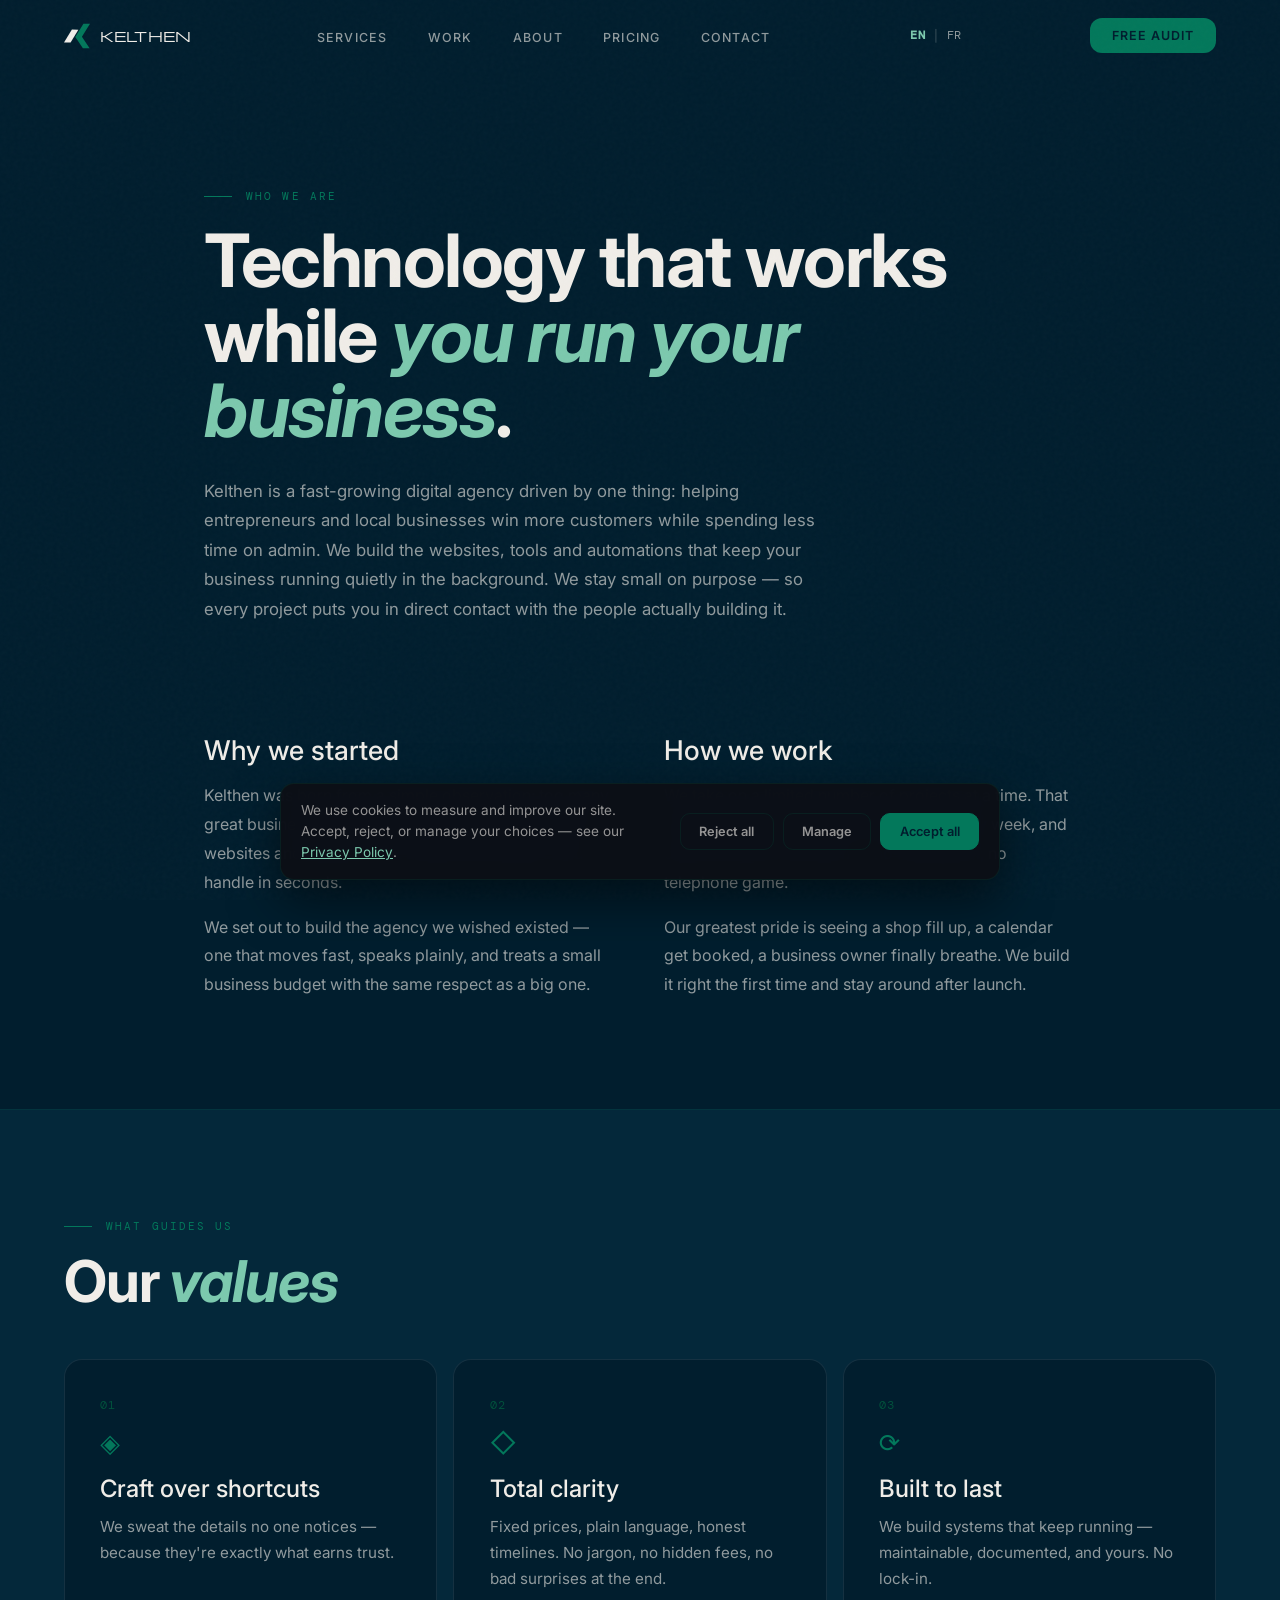
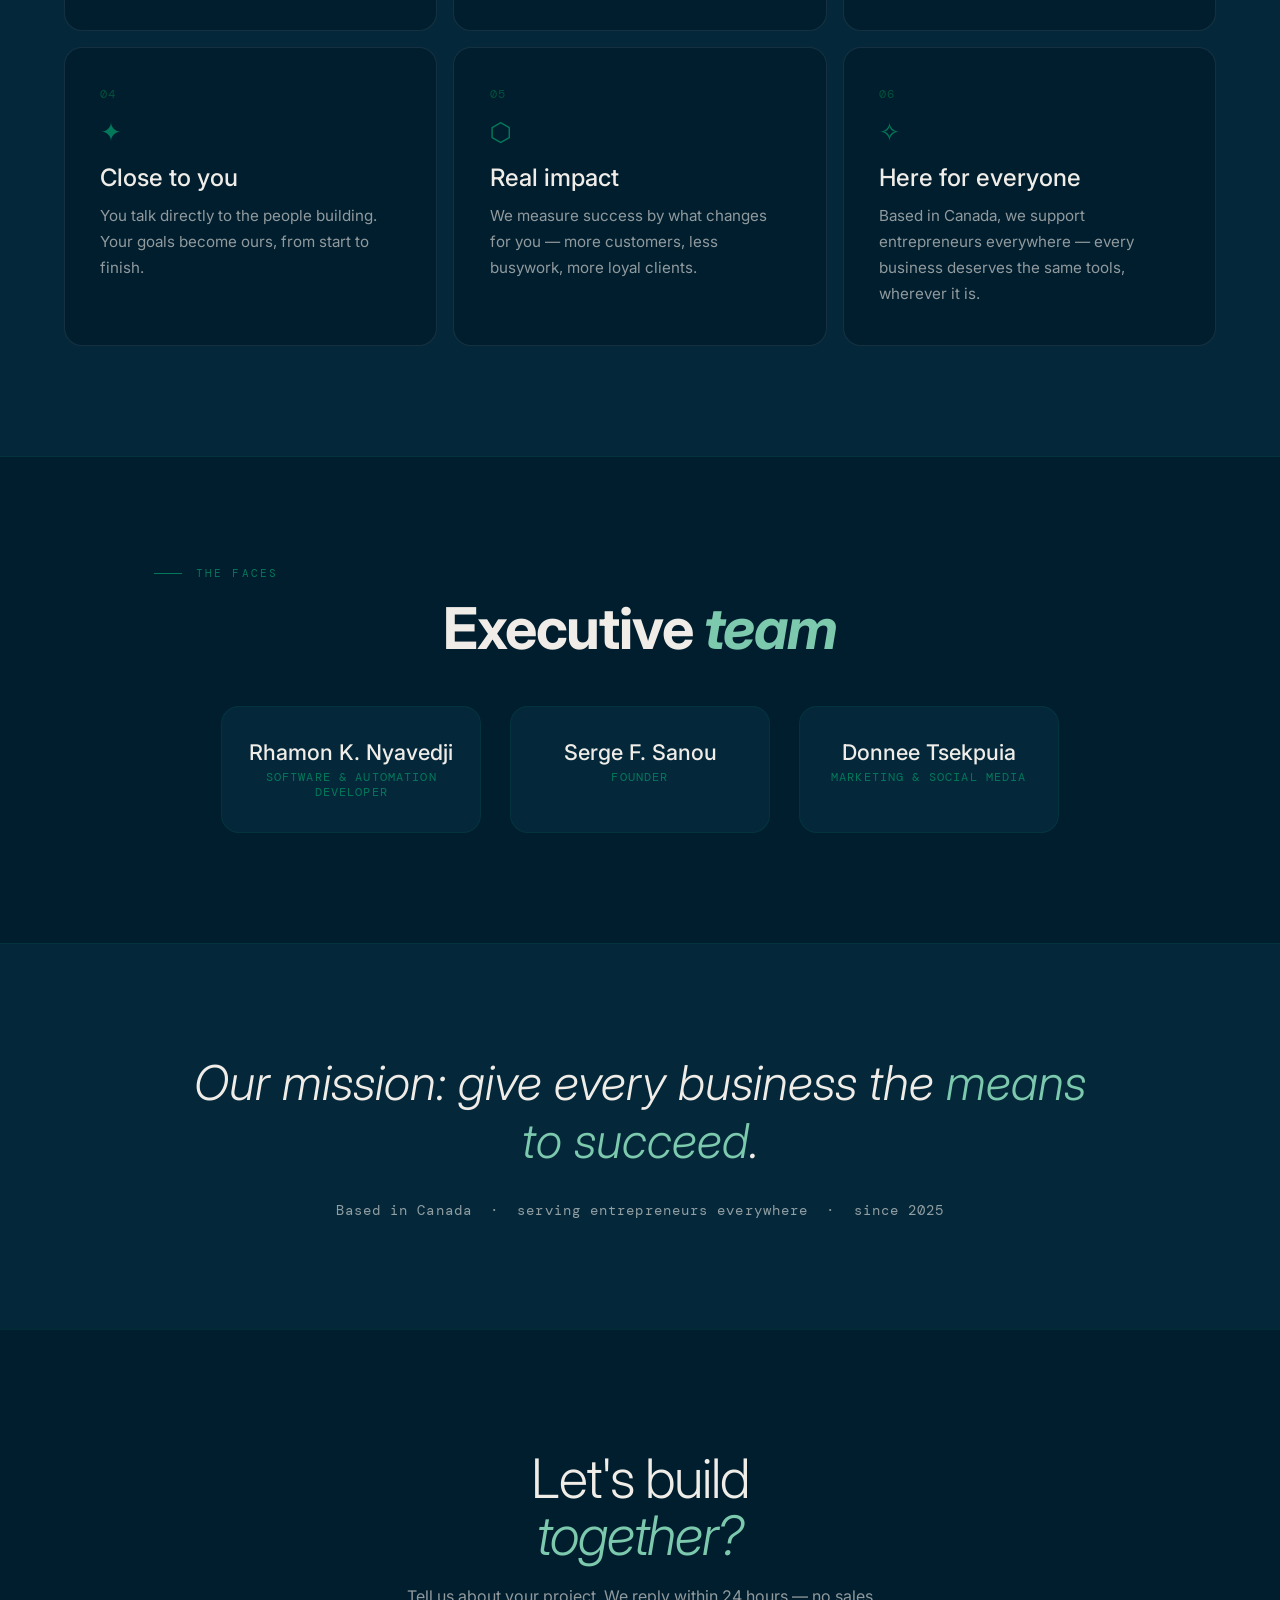
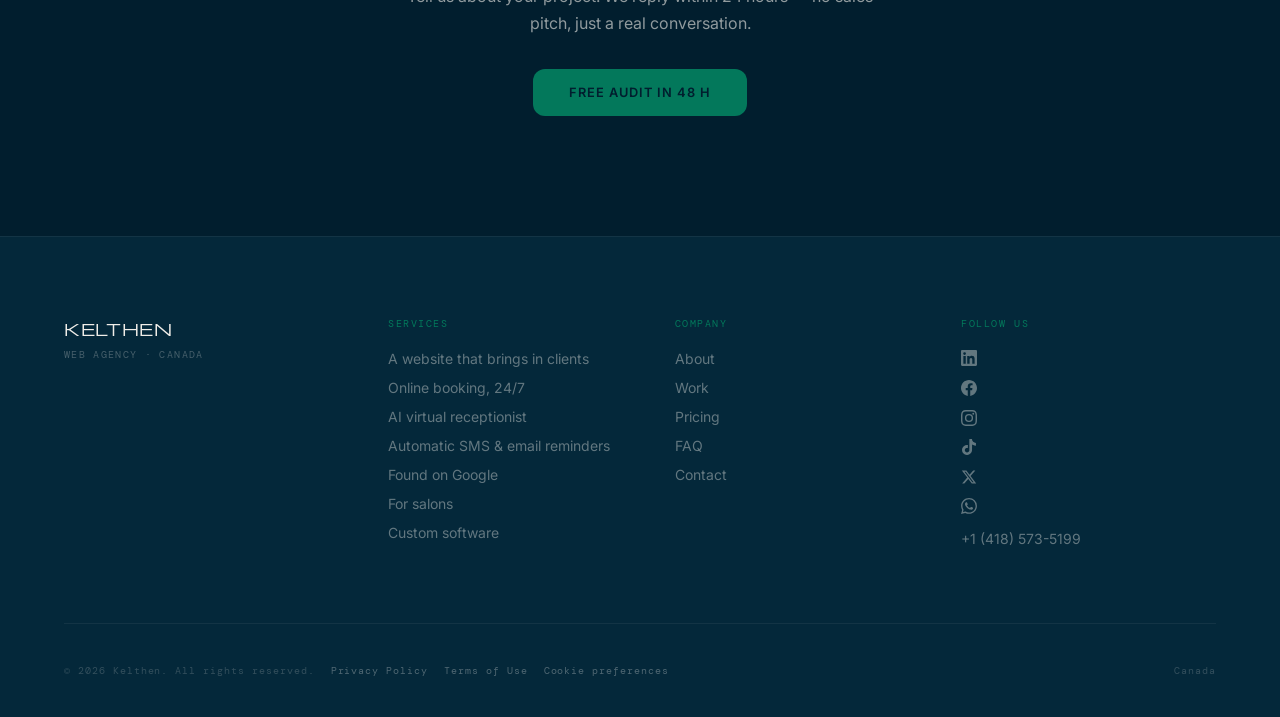
<file: about.html>
<!DOCTYPE html>
<html lang="en">
<head>
  <meta charset="UTF-8">
  <meta name="viewport" content="width=device-width, initial-scale=1.0">
  <meta name="description" data-i18n-content="meta.about.desc" content="Kelthen est une petite équipe basée au Canada qui construit des sites, des outils de réservation et des automatisations pour les commerces de proximité et les entrepreneurs.">
  <meta property="og:type"        content="website">
  <meta property="og:url"         content="https://www.kelthen.com/about.html">
  <meta property="og:title"       content="À propos — Kelthen">
  <meta property="og:description" content="Une jeune agence qui veut aider chaque entreprise à réussir : plus de clients, moins de gestion. Notre histoire et nos valeurs.">
  <meta property="og:image"       content="https://www.kelthen.com/og-image.png">
  <meta property="og:image:width"  content="1200">
  <meta property="og:image:height" content="630">
  <meta property="og:image:alt"    content="Kelthen — Plus de clients. Moins de gestion.">
  <meta name="twitter:image"       content="https://www.kelthen.com/og-image.png">
  <meta name="twitter:card"       content="summary_large_image">
  <meta name="twitter:title"      content="À propos — Kelthen">
  <meta name="twitter:description" content="Une jeune agence qui veut aider chaque entreprise à réussir. Notre histoire et nos valeurs.">
  <meta name="referrer" content="strict-origin-when-cross-origin">
  <title data-i18n="meta.about.title">À propos — Kelthen, agence web et automatisation au Canada</title>
  <link rel="canonical" href="https://www.kelthen.com/about.html">
  <link rel="icon" href="/favicon.ico" sizes="any">
  <link rel="icon" type="image/svg+xml" href="/favicon.svg">
  <link rel="icon" type="image/png" sizes="96x96" href="/favicon-96.png">
  <link rel="apple-touch-icon" href="/apple-touch-icon.png">

  <link rel="preconnect" href="https://fonts.googleapis.com">
  <link rel="preconnect" href="https://fonts.gstatic.com" crossorigin>
  <link href="https://fonts.googleapis.com/css2?family=Inter:wght@400;500;600;700;800&family=DM+Mono:wght@400;500&display=swap" rel="stylesheet">

  <!-- Google Analytics (GA4) is loaded from assets/main.js ONLY after cookie consent -->

  <link rel="stylesheet" href="assets/style.css">
</head>
<body>
  <!-- ═══ Nav ═══ -->
  <nav class="nav" id="nav" aria-label="Main navigation">
    <a href="index.html" class="nav-logo" aria-label="Kelthen — home">
      <svg class="nav-logo-mark" viewBox="0 0 258 242" aria-hidden="true" focusable="false"><path d="M65.3 185.8 L0 185.8 L78.4 56.9 L142.3 59 Z" fill="currentColor"></path><path d="M177.9 129 L254.3 242.2 L187.3 242.2 L145.8 180.6 L111.8 130.2 L143.9 78.6 L192.7 0 L258.1 0 Z" fill="#03785B"></path></svg>
      <span class="nav-logo-text">Kel<span>then</span></span>
    </a>

    <ul class="nav-links" role="list">
      <li><a href="index.html#services" data-i18n="nav.services">Services</a></li>
      <li><a href="work.html" data-i18n="nav.work">Réalisations</a></li>
      <li><a href="about.html" data-i18n="nav.about">À propos</a></li>
      <li><a href="pricing.html" data-i18n="nav.pricing">Tarifs</a></li>
      <li><a href="contact.html" data-i18n="nav.contact">Contact</a></li>
    </ul>

    <div class="lang-switch" role="group" aria-label="Langue">
      <button type="button" class="lang-btn" data-lang-btn="en">EN</button>
      <span class="lang-sep" aria-hidden="true">|</span>
      <button type="button" class="lang-btn" data-lang-btn="fr">FR</button>
    </div>
    <button class="nav-cta" id="navCta" type="button" data-track="audit" data-i18n="nav.cta">Audit gratuit</button>
    <button class="nav-hamburger" id="navHamburger" type="button" aria-label="Menu" aria-expanded="false" aria-controls="navMobile">
      <span></span>
      <span></span>
      <span></span>
    </button>
  </nav>

  <!-- Mobile nav overlay -->
  <div class="nav-mobile" id="navMobile" role="dialog" aria-label="Mobile navigation" aria-modal="true">
    <button class="nav-mobile-close" id="navMobileClose" type="button" aria-label="Fermer le menu">✕</button>
    <a href="index.html#services" class="nav-mobile-link" data-mobile-link data-i18n="nav.services">Services</a>
    <a href="work.html"     class="nav-mobile-link" data-mobile-link data-i18n="nav.work">Réalisations</a>
    <a href="about.html"    class="nav-mobile-link" data-mobile-link data-i18n="nav.about">À propos</a>
    <a href="pricing.html"  class="nav-mobile-link" data-mobile-link data-i18n="nav.pricing">Tarifs</a>
    <a href="contact.html"  class="nav-mobile-link" data-mobile-link data-i18n="nav.contact">Contact</a>
    <div class="lang-switch lang-switch-mobile" role="group" aria-label="Langue">
      <button type="button" class="lang-btn" data-lang-btn="en">EN</button>
      <span class="lang-sep" aria-hidden="true">|</span>
      <button type="button" class="lang-btn" data-lang-btn="fr">FR</button>
    </div>
    <button class="nav-mobile-cta" id="navMobileCta" type="button" data-track="audit" data-i18n="nav.cta">Audit gratuit</button>
  </div>

  <!-- ═══ About hero ═══ -->
  <section id="about-hero" aria-labelledby="aboutTitle">
    <p class="section-label" data-i18n="about.label">Qui sommes-nous</p>
    <h1 class="about-lead" id="aboutTitle" data-i18n="about.title" data-i18n-html>La technologie qui travaille pendant que <em>vous dirigez</em>.</h1>
    <p class="about-intro" data-i18n="about.intro">
      Kelthen est une agence digitale en pleine croissance, animée par une seule envie :
      aider les entrepreneurs et les commerces de proximité à attirer plus de clients et à
      passer moins de temps sur la gestion. On conçoit des sites, des outils et des systèmes
      d’automatisation qui font tourner votre entreprise, tranquillement, en arrière-plan.
      On reste une petite équipe volontairement — pour que chaque projet vous mette en lien
      direct avec les personnes qui construisent réellement.
    </p>
  </section>

  <!-- ═══ Our story ═══ -->
  <section id="about-story" aria-label="Notre histoire">
    <div class="about-story-block">
      <h3 data-i18n="about.story1Title">Pourquoi on a commencé</h3>
      <p data-i18n="about.story1a">
        Kelthen est né d’un constat simple : trop de belles entreprises sont freinées par
        des outils compliqués, des sites lents et des tâches manuelles qu’un peu de
        technologie pourrait régler en quelques secondes.
      </p>
      <p data-i18n="about.story1b">
        On a voulu bâtir l’agence qu’on aurait aimé avoir en face : une équipe qui va vite,
        qui parle clairement, et qui traite le budget d’un petit commerce avec le même
        respect que celui d’une grande entreprise.
      </p>
    </div>
    <div class="about-story-block">
      <h3 data-i18n="about.story2Title">Notre façon de travailler</h3>
      <p data-i18n="about.story2a">
        On prend un nombre limité de projets à la fois. Ça veut dire une vraie attention,
        des avancées visibles chaque semaine, et un accès direct à l’équipe — pas
        d’intermédiaires, pas de téléphone arabe.
      </p>
      <p data-i18n="about.story2b">
        Notre plus grande fierté, c’est de voir un commerce se remplir, un agenda qui
        se garnit, un entrepreneur qui souffle enfin. On construit bien du premier coup,
        et on reste présents après la mise en ligne.
      </p>
    </div>
  </section>

  <!-- ═══ Values ═══ -->
  <section id="about-values" aria-labelledby="valuesTitle">
    <div class="about-values-inner">
      <p class="section-label" data-i18n="values.label">Ce qui nous guide</p>
      <h2 class="section-title" id="valuesTitle" data-i18n="values.title" data-i18n-html>Nos <em>valeurs</em></h2>
      <div class="values-grid">
        <div class="value-card">
          <div class="value-num">01</div>
          <span class="value-icon" aria-hidden="true">◈</span>
          <h3 data-i18n="val1.title">Le travail bien fait</h3>
          <p data-i18n="val1.desc">On soigne les détails que personne ne remarque — parce que ce sont exactement eux qui donnent confiance.</p>
        </div>
        <div class="value-card">
          <div class="value-num">02</div>
          <span class="value-icon" aria-hidden="true">◇</span>
          <h3 data-i18n="val2.title">Une clarté totale</h3>
          <p data-i18n="val2.desc">Prix fixes, langage simple, délais honnêtes. Pas de jargon, pas de frais cachés, aucune mauvaise surprise à la fin.</p>
        </div>
        <div class="value-card">
          <div class="value-num">03</div>
          <span class="value-icon" aria-hidden="true">⟳</span>
          <h3 data-i18n="val3.title">Fait pour durer</h3>
          <p data-i18n="val3.desc">On construit des systèmes qui continuent de tourner — maintenables, documentés, et qui vous appartiennent. Sans dépendance.</p>
        </div>
        <div class="value-card">
          <div class="value-num">04</div>
          <span class="value-icon" aria-hidden="true">✦</span>
          <h3 data-i18n="val4.title">Proches de vous</h3>
          <p data-i18n="val4.desc">Vous parlez directement à ceux qui construisent. Vos objectifs deviennent les nôtres, du début à la fin.</p>
        </div>
        <div class="value-card">
          <div class="value-num">05</div>
          <span class="value-icon" aria-hidden="true">⬡</span>
          <h3 data-i18n="val5.title">Un impact concret</h3>
          <p data-i18n="val5.desc">On mesure notre réussite à ce qui change pour vous — plus de clients, moins de corvées, des clients plus fidèles.</p>
        </div>
        <div class="value-card">
          <div class="value-num">06</div>
          <span class="value-icon" aria-hidden="true">✧</span>
          <h3 data-i18n="val6.title">Là pour tout le monde</h3>
          <p data-i18n="val6.desc">Basés au Canada, on accompagne des entrepreneurs partout — chaque commerce mérite les mêmes outils, où qu’il soit.</p>
        </div>
      </div>
    </div>
  </section>

  <!-- ═══ Team (photos coming later) ═══ -->
  <section id="about-team" aria-labelledby="teamTitle">
    <p class="section-label" data-i18n="team.label">Les visages</p>
    <h2 class="section-title" id="teamTitle" data-i18n="team.title" data-i18n-html>Membres <em>exécutifs</em></h2>
    <!-- [À REMPLIR : orthographe exacte des noms et titres — à confirmer par chaque membre]
         [À REMPLIR : vraies photos] Quand elles sont prêtes, ajouter en tête de chaque carte :
         <img class="team-img" src="assets/team/prenom.jpg" alt="Prénom Nom, titre" width="480" height="480" loading="lazy">
         (sans photo, la carte s'affiche proprement, sans placeholder) -->
    <div class="team-grid">
      <div class="team-card">
        <h3>Rhamon K. Nyavedji</h3>
        <div class="team-role" data-i18n="team.role1">Développeur logiciel &amp; automatisation</div>
      </div>
      <div class="team-card">
        <h3>Serge F. Sanou</h3>
        <div class="team-role" data-i18n="team.role2">Fondateur</div>
      </div>
      <div class="team-card">
        <h3>Donnee Tsekpuia</h3>
        <div class="team-role" data-i18n="team.role3">Marketing &amp; réseaux sociaux</div>
      </div>
    </div>
  </section>

  <!-- ═══ Mission bridge ═══ -->
  <section id="about-bridge" aria-label="Notre mission">
    <div class="bridge-inner">
      <p class="bridge-quote" data-i18n="bridge.quote" data-i18n-html>Notre mission&nbsp;: donner à chaque entreprise les <em>moyens de réussir</em>.</p>
      <p class="bridge-flags" data-i18n="bridge.flags" data-i18n-html>Basés au Canada &nbsp;·&nbsp; au service des entrepreneurs partout &nbsp;·&nbsp; depuis 2025</p>
    </div>
  </section>

  <!-- ═══ Closing CTA ═══ -->
  <section id="home-cta" aria-labelledby="aboutCtaTitle">
    <h2 class="home-cta-title" id="aboutCtaTitle" data-i18n="aboutcta.title" data-i18n-html>On construit<br><em>ensemble&nbsp;?</em></h2>
    <p class="home-cta-sub" data-i18n="aboutcta.sub">Parlez-nous de votre projet. On répond en moins de 24&nbsp;h — pas de discours commercial, juste une vraie conversation.</p>
    <a href="contact.html#audit" class="btn-primary" data-i18n="aboutcta.cta">Audit gratuit en 48 h</a>
  </section>

  <!-- ═══ Footer ═══ -->
  <footer class="footer" role="contentinfo">
    <div class="footer-top">
      <div class="footer-brand">
        <div class="footer-logo">Kel<span>then</span></div>
        <div class="footer-tagline" data-i18n="footer.tagline">Agence web · Canada</div>
      </div>
      <nav class="footer-nav" aria-label="Footer navigation">
        <div class="footer-col">
          <div class="footer-col-title" data-i18n="footer.services">Services</div>
          <a href="index.html#services" data-i18n="svc1.name">Un site qui attire des clients</a>
          <a href="index.html#services" data-i18n="svc2.name">Réservation en ligne 24/7</a>
          <a href="index.html#services" data-i18n="svc3.name">Secrétaire virtuelle par IA</a>
          <a href="index.html#services" data-i18n="svc4.name">Rappels automatiques SMS &amp; e-mail</a>
          <a href="index.html#services" data-i18n="svc5.name">Visible sur Google</a>
          <a href="salons.html" data-i18n="footer.salons">Pour les salons</a>
          <a href="apps.html" data-i18n="footer.apps">Logiciels sur mesure</a>
        </div>
        <div class="footer-col">
          <div class="footer-col-title" data-i18n="footer.company">Entreprise</div>
          <a href="about.html" data-i18n="nav.about">À propos</a>
          <a href="work.html" data-i18n="nav.work">Réalisations</a>
          <a href="pricing.html" data-i18n="nav.pricing">Tarifs</a>
          <a href="pricing.html#faq" data-i18n="footer.faq">FAQ</a>
          <a href="contact.html" data-i18n="nav.contact">Contact</a>
        </div>
        <div class="footer-col">
          <div class="footer-col-title" data-i18n="footer.connect">Nous suivre</div>
          <div class="footer-social">
            <a href="#" aria-label="LinkedIn" target="_blank" rel="noopener noreferrer">
              <svg viewBox="0 0 24 24" xmlns="http://www.w3.org/2000/svg"><path d="M20.447 20.452h-3.554v-5.569c0-1.328-.027-3.037-1.852-3.037-1.853 0-2.136 1.445-2.136 2.939v5.667H9.351V9h3.414v1.561h.046c.477-.9 1.637-1.85 3.37-1.85 3.601 0 4.267 2.37 4.267 5.455v6.286zM5.337 7.433a2.062 2.062 0 0 1-2.063-2.065 2.064 2.064 0 1 1 2.063 2.065zm1.782 13.019H3.555V9h3.564v11.452zM22.225 0H1.771C.792 0 0 .774 0 1.729v20.542C0 23.227.792 24 1.771 24h20.451C23.2 24 24 23.227 24 22.271V1.729C24 .774 23.2 0 22.222 0h.003z"/></svg>
            </a>
            <a href="https://www.facebook.com/profile.php?id=61592897990111" aria-label="Facebook" target="_blank" rel="noopener noreferrer">
              <svg viewBox="0 0 24 24" xmlns="http://www.w3.org/2000/svg"><path d="M24 12.073c0-6.627-5.373-12-12-12s-12 5.373-12 12c0 5.99 4.388 10.954 10.125 11.854v-8.385H7.078v-3.47h3.047V9.43c0-3.007 1.792-4.669 4.533-4.669 1.312 0 2.686.235 2.686.235v2.953H15.83c-1.491 0-1.956.925-1.956 1.874v2.25h3.328l-.532 3.47h-2.796v8.385C19.612 23.027 24 18.062 24 12.073z"/></svg>
            </a>
            <a href="https://www.instagram.com/keltheninc" aria-label="Instagram" target="_blank" rel="noopener noreferrer">
              <svg viewBox="0 0 24 24" xmlns="http://www.w3.org/2000/svg"><path d="M12 2.163c3.204 0 3.584.012 4.85.07 3.252.148 4.771 1.691 4.919 4.919.058 1.265.069 1.645.069 4.849 0 3.205-.012 3.584-.069 4.849-.149 3.225-1.664 4.771-4.919 4.919-1.266.058-1.644.07-4.85.07-3.204 0-3.584-.012-4.849-.07-3.26-.149-4.771-1.699-4.919-4.92-.058-1.265-.07-1.644-.07-4.849 0-3.204.013-3.583.07-4.849.149-3.227 1.664-4.771 4.919-4.919 1.266-.057 1.645-.069 4.849-.069zm0-2.163c-3.259 0-3.667.014-4.947.072-4.358.2-6.78 2.618-6.98 6.98-.059 1.281-.073 1.689-.073 4.948 0 3.259.014 3.668.072 4.948.2 4.358 2.618 6.78 6.98 6.98 1.281.058 1.689.072 4.948.072 3.259 0 3.668-.014 4.948-.072 4.354-.2 6.782-2.618 6.979-6.98.059-1.28.073-1.689.073-4.948 0-3.259-.014-3.667-.072-4.947-.196-4.354-2.617-6.78-6.979-6.98-1.281-.059-1.69-.073-4.949-.073zm0 5.838a6.162 6.162 0 1 0 0 12.324 6.162 6.162 0 0 0 0-12.324zM12 16a4 4 0 1 1 0-8 4 4 0 0 1 0 8zm6.406-11.845a1.44 1.44 0 1 0 0 2.881 1.44 1.44 0 0 0 0-2.881z"/></svg>
            </a>
            <a href="https://www.tiktok.com/@keltheninc" aria-label="TikTok" target="_blank" rel="noopener noreferrer">
              <svg viewBox="0 0 24 24" xmlns="http://www.w3.org/2000/svg"><path d="M12.525.02c1.31-.02 2.61-.01 3.91-.02.08 1.53.63 3.09 1.75 4.17 1.12 1.11 2.7 1.62 4.24 1.79v4.03c-1.44-.05-2.89-.35-4.2-.97-.57-.26-1.1-.59-1.62-.93-.01 2.92.01 5.84-.02 8.75-.08 1.4-.54 2.79-1.35 3.94-1.31 1.92-3.58 3.17-5.91 3.21-1.43.08-2.86-.31-4.08-1.03-2.02-1.19-3.44-3.37-3.65-5.71-.02-.5-.03-1-.01-1.49.18-1.9 1.12-3.72 2.58-4.96 1.66-1.44 3.98-2.13 6.15-1.72.02 1.48-.04 2.96-.04 4.44-.99-.32-2.15-.23-3.02.37-.63.41-1.11 1.04-1.36 1.75-.21.51-.15 1.07-.14 1.61.24 1.64 1.82 3.02 3.5 2.87 1.12-.01 2.19-.66 2.77-1.61.19-.33.4-.67.41-1.06.1-1.79.06-3.57.07-5.36.01-4.03-.01-8.05.02-12.07z"/></svg>
            </a>
            <a href="https://x.com/KelthenGroup" aria-label="X (Twitter)" target="_blank" rel="noopener noreferrer">
              <svg viewBox="0 0 24 24" xmlns="http://www.w3.org/2000/svg"><path d="M18.244 2.25h3.308l-7.227 8.26 8.502 11.24H16.17l-5.214-6.817L4.99 21.75H1.68l7.73-8.835L1.254 2.25H8.08l4.713 6.231zm-1.161 17.52h1.833L7.084 4.126H5.117z"/></svg>
            </a>
            <a href="https://wa.me/14185735199" aria-label="WhatsApp" target="_blank" rel="noopener noreferrer">
              <svg viewBox="0 0 24 24" xmlns="http://www.w3.org/2000/svg"><path d="M17.472 14.382c-.297-.149-1.758-.867-2.03-.967-.273-.099-.471-.148-.67.15-.197.297-.767.966-.94 1.164-.173.199-.347.223-.644.075-.297-.15-1.255-.463-2.39-1.475-.883-.788-1.48-1.761-1.653-2.059-.173-.297-.018-.458.13-.606.134-.133.298-.347.446-.52.149-.174.198-.298.298-.497.099-.198.05-.371-.025-.52-.075-.149-.669-1.612-.916-2.207-.242-.579-.487-.5-.669-.51-.173-.008-.371-.01-.57-.01-.198 0-.52.074-.792.372-.272.297-1.04 1.016-1.04 2.479 0 1.462 1.065 2.875 1.213 3.074.149.198 2.096 3.2 5.077 4.487.709.306 1.262.489 1.694.625.712.227 1.36.195 1.871.118.571-.085 1.758-.719 2.006-1.413.248-.694.248-1.289.173-1.413-.074-.124-.272-.198-.57-.347m-5.421 7.403h-.004a9.87 9.87 0 0 1-5.031-1.378l-.361-.214-3.741.982.998-3.648-.235-.374a9.86 9.86 0 0 1-1.51-5.26c.001-5.45 4.436-9.884 9.888-9.884 2.64 0 5.122 1.03 6.988 2.898a9.825 9.825 0 0 1 2.893 6.994c-.003 5.45-4.437 9.884-9.885 9.884m8.413-18.297A11.815 11.815 0 0 0 12.05 0C5.495 0 .16 5.335.157 11.892c0 2.096.547 4.142 1.588 5.945L.057 24l6.305-1.654a11.882 11.882 0 0 0 5.683 1.448h.005c6.554 0 11.89-5.335 11.893-11.893a11.821 11.821 0 0 0-3.48-8.413z"/></svg>
            </a>
          </div>
          <a class="footer-phone" href="tel:+14185735199">+1 (418) 573-5199</a>
        </div>
      </nav>
    </div>
    <div class="footer-bottom">
      <div class="footer-legal">
        <span class="footer-copy" data-i18n="footer.copy">© 2026 Kelthen. Tous droits réservés.</span>
        <a class="footer-legal-link" href="/privacy.html" data-i18n="footer.privacy">Confidentialité</a>
        <a class="footer-legal-link" href="/terms.html" data-i18n="footer.terms">Conditions d'utilisation</a>
        <button class="footer-legal-link" type="button" id="cookiePrefsOpen" data-i18n="footer.cookies">Préférences cookies</button>
      </div>
      <span class="footer-flag" data-i18n="footer.flag">Canada</span>
    </div>
  </footer>

  <!-- ═══ Privacy Policy modal ═══ -->
  <div class="pm-overlay" id="privacyModal" role="dialog" aria-modal="true" aria-label="Politique de confidentialité">
    <div class="pm-dialog">
      <button class="pm-close" id="privacyClose" type="button" aria-label="Fermer">✕</button>
      <p class="pm-eyebrow" data-i18n="legal.eyebrow">Mentions légales</p>
      <h2 class="pm-name" data-i18n="privacy.name">Politique de confidentialité</h2>
      <div class="pm-legal">
        <p class="pm-legal-updated" data-i18n="legal.updated">Dernière mise à jour · juillet 2026</p>
        <p data-i18n="privacy.intro" data-i18n-html>Kelthen (« nous ») est une agence digitale basée au Canada. Cette politique explique quelles données nous collectons lorsque vous visitez <strong>kelthen.com</strong> et comment nous les utilisons. Pour toute question, écrivez-nous à <a href="mailto:contact@kelthen.com">contact@kelthen.com</a>.</p>
        <h3 data-i18n="privacy.h1">Analyse &amp; cookies</h3>
        <p data-i18n="privacy.p1">Nous utilisons Google Analytics 4 pour comprendre comment les visiteurs utilisent le site. Il dépose des cookies et traite des données techniques comme votre localisation approximative (IP anonymisée), votre appareil, votre navigateur et les pages consultées. Nous nous en servons uniquement pour mesurer et améliorer le site — jamais pour vous identifier personnellement.</p>
        <h3 data-i18n="privacy.h2">Formulaire de contact</h3>
        <p data-i18n="privacy.p2">Si vous nous contactez via le formulaire ou par courriel, nous utilisons les informations fournies (nom, courriel, message) uniquement pour répondre à votre demande. Nous ne vendons jamais vos données et ne les partageons pas à des fins marketing.</p>
        <h3 data-i18n="privacy.h3">Vos droits</h3>
        <p data-i18n="privacy.p3" data-i18n-html>Vous pouvez demander l’accès, la correction ou la suppression de vos données personnelles à tout moment en écrivant à <a href="mailto:contact@kelthen.com">contact@kelthen.com</a>. Vous pouvez aussi bloquer ou supprimer les cookies dans les réglages de votre navigateur.</p>
        <h3 data-i18n="privacy.h4">Hébergement &amp; juridiction</h3>
        <p data-i18n="privacy.p4">Le site est hébergé sur l’infrastructure mondiale de Vercel ; les données d’analyse sont traitées par Google. Cette politique est régie par les lois du Canada.</p>
      </div>
    </div>
  </div>

  <!-- ═══ Terms of Use modal ═══ -->
  <div class="pm-overlay" id="termsModal" role="dialog" aria-modal="true" aria-label="Conditions d’utilisation">
    <div class="pm-dialog">
      <button class="pm-close" id="termsClose" type="button" aria-label="Fermer">✕</button>
      <p class="pm-eyebrow" data-i18n="legal.eyebrow">Mentions légales</p>
      <h2 class="pm-name" data-i18n="terms.name">Conditions d’utilisation</h2>
      <div class="pm-legal">
        <p class="pm-legal-updated" data-i18n="legal.updated">Dernière mise à jour · juillet 2026</p>
        <p data-i18n="terms.intro" data-i18n-html>Ces conditions régissent votre utilisation de <strong>kelthen.com</strong> (le « site »), exploité par Kelthen (« nous »), une agence digitale basée au Canada. En utilisant le site, vous acceptez ces conditions. Si vous n’êtes pas d’accord, merci de ne pas l’utiliser.</p>
        <h3 data-i18n="terms.h1">Utilisation du site</h3>
        <p data-i18n="terms.p1">Vous pouvez consulter le site à des fins légales, personnelles ou professionnelles. Vous vous engagez à ne pas en faire un usage abusif — aucune tentative de perturbation, de sondage ou d’accès non autorisé, et aucune extraction automatisée nuisant au service.</p>
        <h3 data-i18n="terms.h2">Propriété intellectuelle</h3>
        <p data-i18n="terms.p2">Le design, les textes, le code, les logos et les visuels du site appartiennent à Kelthen, sauf mention contraire. Les noms de projets et captures d’écran présentés dans notre portfolio restent la propriété de leurs détenteurs respectifs et sont montrés à titre d’exemples. Vous ne pouvez pas copier ou réutiliser notre contenu sans autorisation écrite.</p>
        <h3 data-i18n="terms.h3">Nos services</h3>
        <p data-i18n="terms.p3">Le site est informatif. Les prix et forfaits affichés sont des points de départ indicatifs, pas des offres contractuelles. Toute prestation réelle est régie par un accord écrit distinct (proposition, devis ou contrat) signé entre vous et Kelthen — ces termes prévalent sur tout ce qui figure sur le site.</p>
        <h3 data-i18n="terms.h4">Aucune garantie &amp; limitation de responsabilité</h3>
        <p data-i18n="terms.p4">Le site est fourni « tel quel », sans garantie d’aucune sorte. Dans toute la mesure permise par la loi, Kelthen n’est pas responsable des dommages indirects ou consécutifs découlant de votre utilisation du site ou de la confiance accordée à son contenu.</p>
        <h3 data-i18n="terms.h5">Liens externes</h3>
        <p data-i18n="terms.p5">Le site peut renvoyer vers des services tiers (ex. WhatsApp, réseaux sociaux). Nous ne sommes pas responsables de leur contenu ni de leurs pratiques.</p>
        <h3 data-i18n="terms.h6">Modifications</h3>
        <p data-i18n="terms.p6">Nous pouvons mettre à jour ces conditions de temps à autre. Continuer à utiliser le site après une modification vaut acceptation des conditions révisées.</p>
        <h3 data-i18n="terms.h7">Droit applicable</h3>
        <p data-i18n="terms.p7" data-i18n-html>Ces conditions sont régies par les lois du Canada. Pour toute question, écrivez-nous à <a href="mailto:contact@kelthen.com">contact@kelthen.com</a>.</p>
      </div>
    </div>
  </div>

  <script src="assets/main.js"></script>
</body>
</html>
</file>
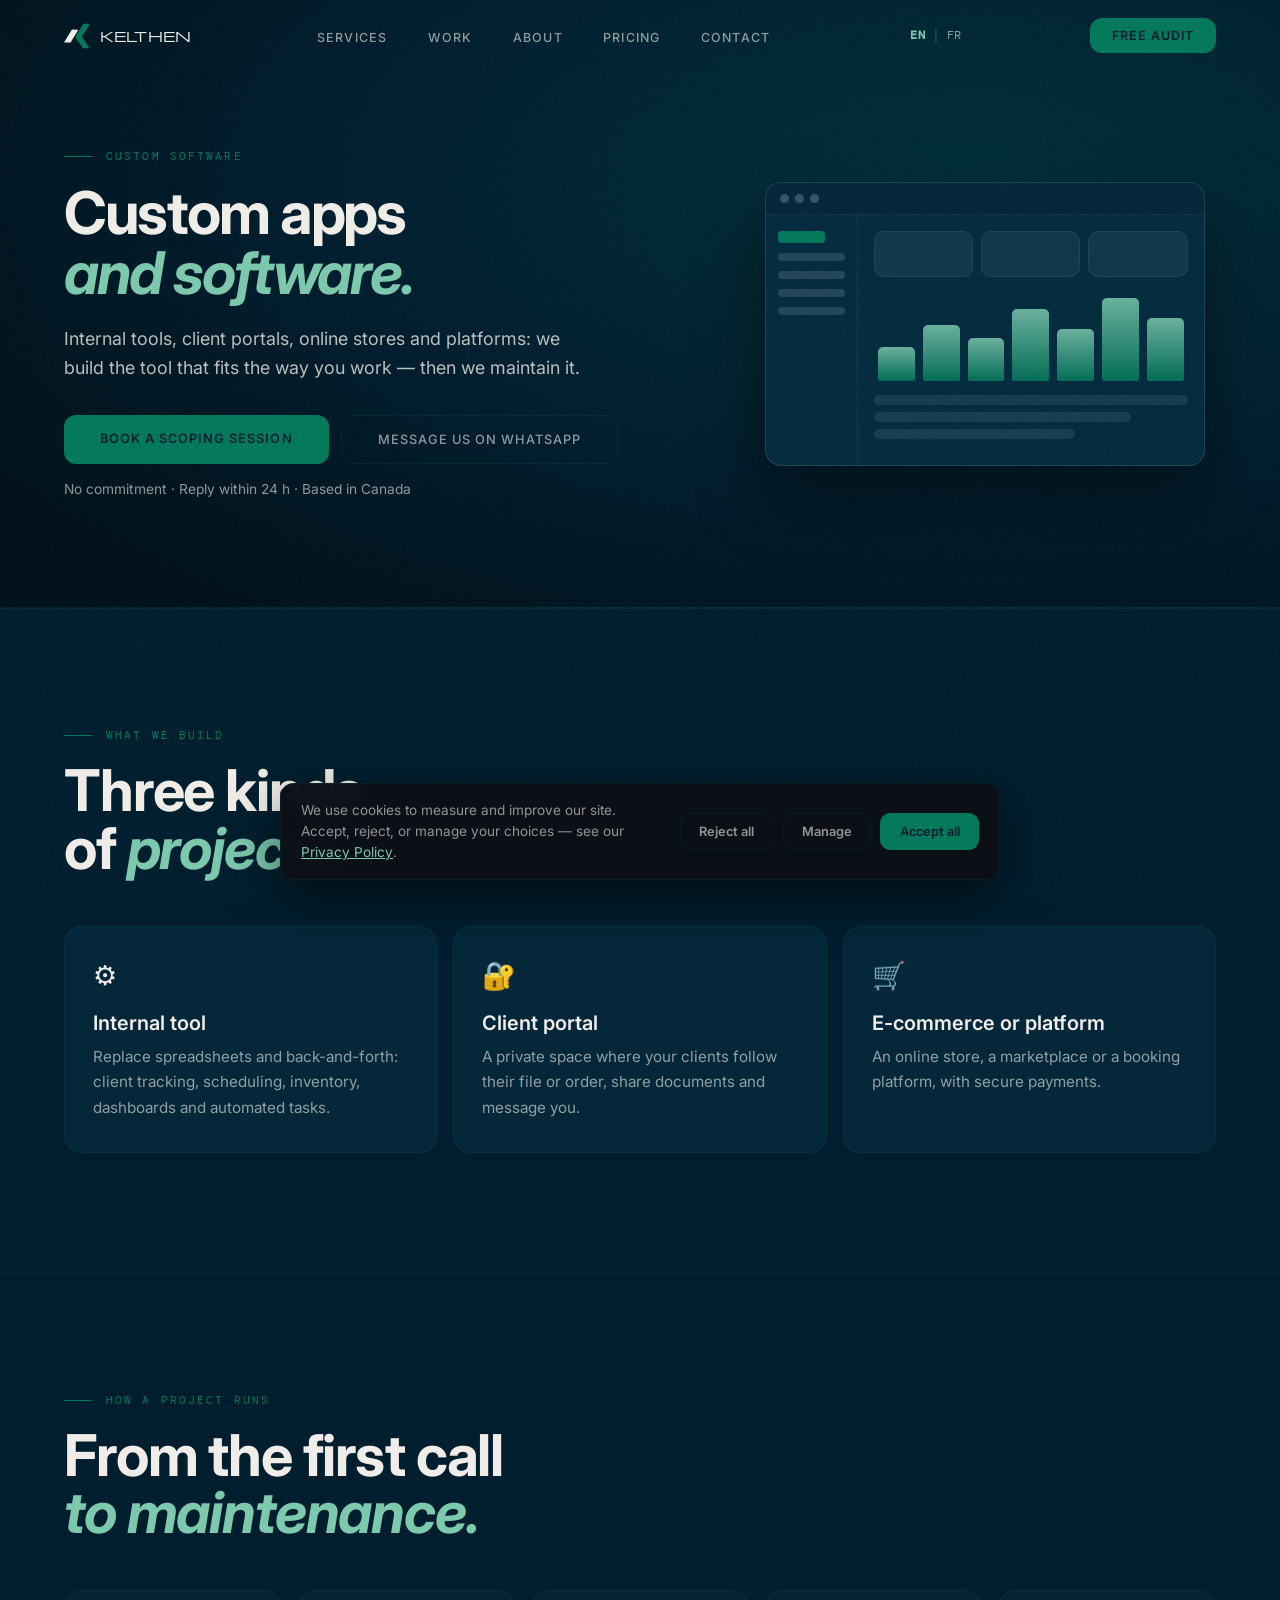
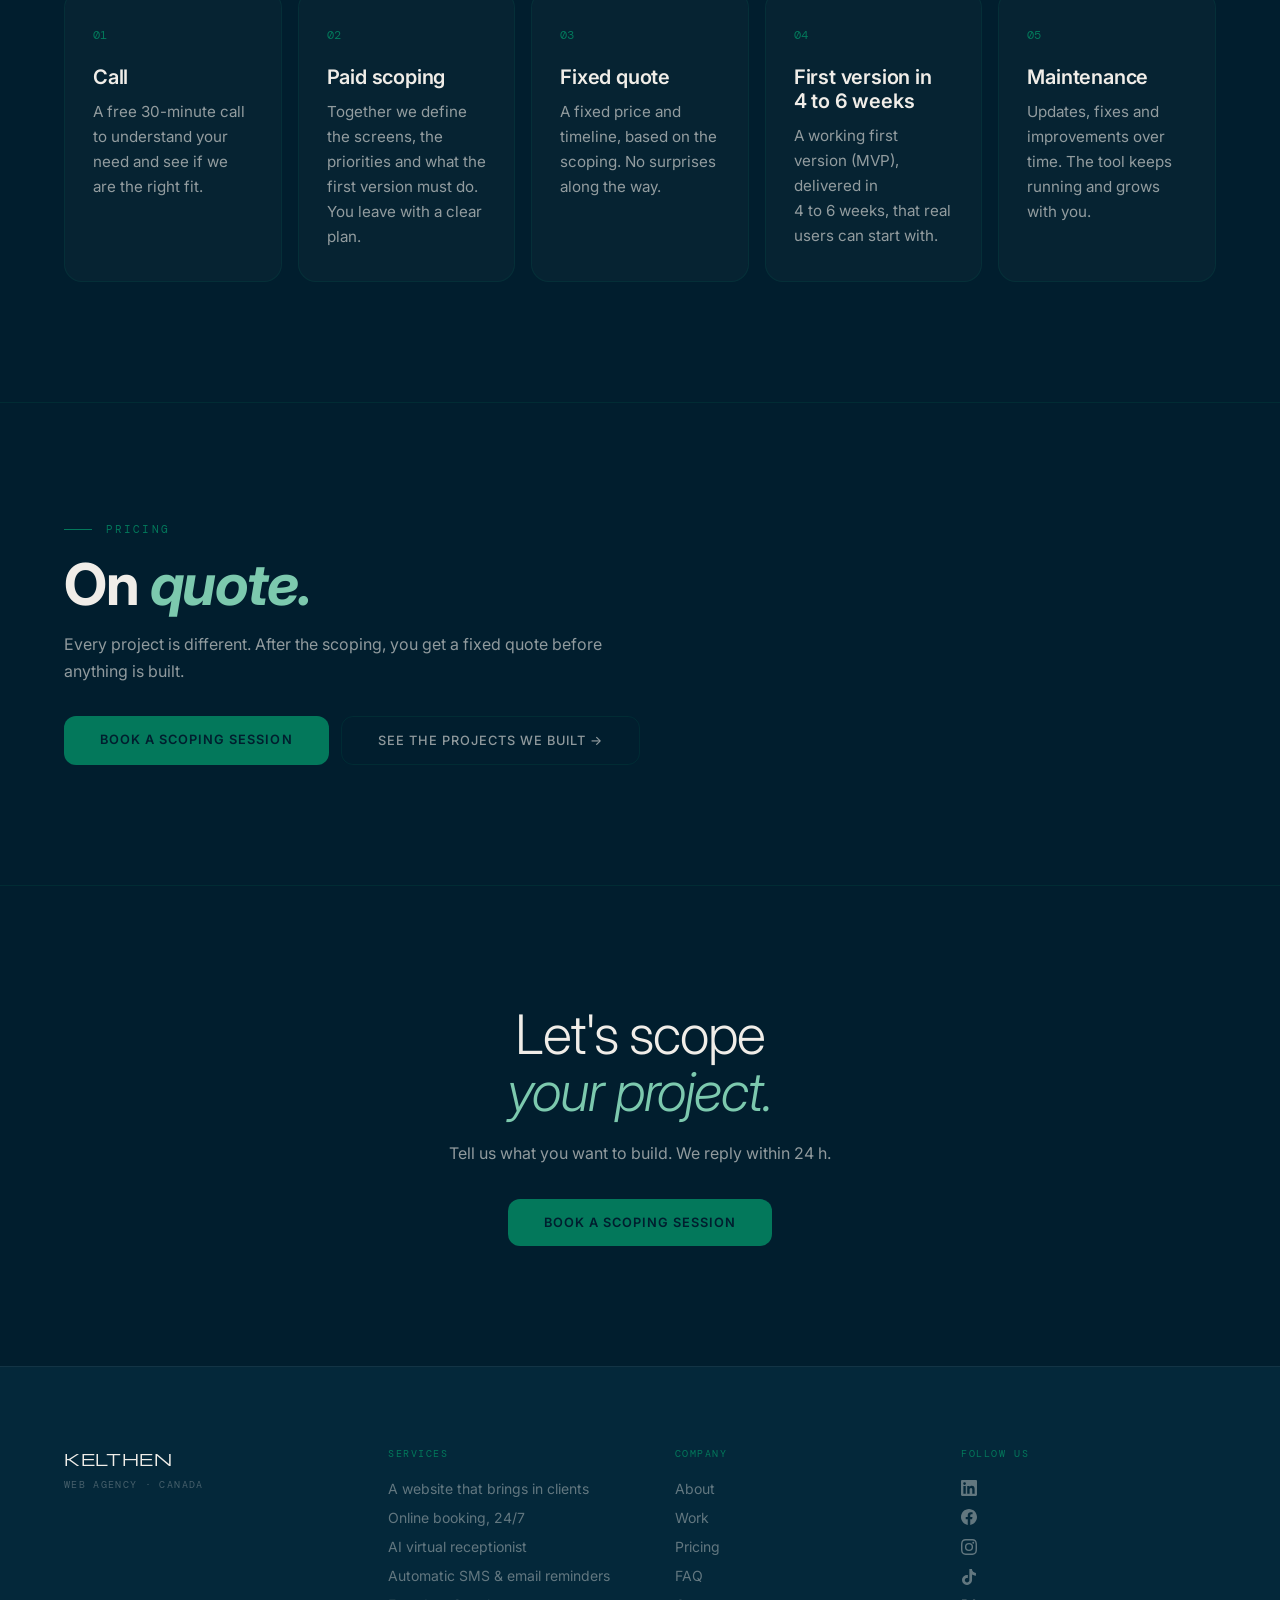
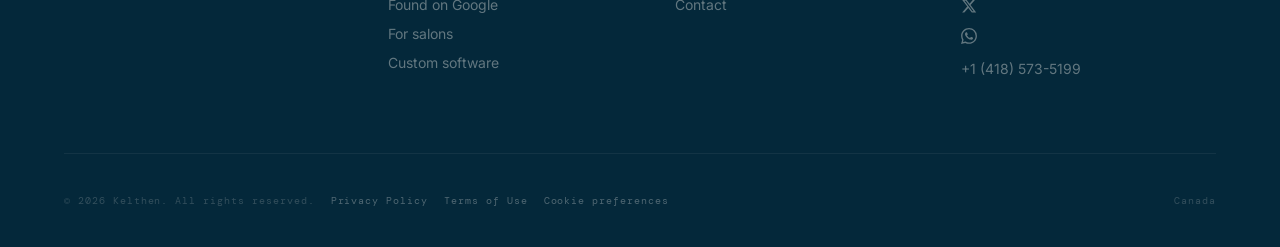
<file: apps.html>
<!DOCTYPE html>
<html lang="en">
<head>
  <meta charset="UTF-8">
  <meta name="viewport" content="width=device-width, initial-scale=1.0">
  <meta name="description" data-i18n-content="meta.apps.desc" content="Outils internes, portails clients, e-commerce et plateformes sur mesure. Appel, cadrage, devis fixe, première version en 4 à 6 semaines, puis maintenance. Prix sur devis.">
  <meta property="og:type"        content="website">
  <meta property="og:site_name"   content="Kelthen">
  <meta property="og:locale"      content="fr_CA">
  <meta property="og:locale:alternate" content="en_CA">
  <meta property="og:url"         content="https://www.kelthen.com/apps.html">
  <meta property="og:title"       content="Applications et logiciels sur mesure — Kelthen">
  <meta property="og:description" content="Outils internes, portails clients, e-commerce et plateformes. Cadrage, devis fixe, première version en 4 à 6 semaines.">
  <meta property="og:image"       content="https://www.kelthen.com/og-image.png?v=2">
  <meta property="og:image:width"  content="1200">
  <meta property="og:image:height" content="630">
  <meta property="og:image:alt"    content="Kelthen">
  <meta name="twitter:card"       content="summary_large_image">
  <meta name="twitter:image"      content="https://www.kelthen.com/og-image.png?v=2">
  <meta name="twitter:title"      content="Applications et logiciels sur mesure — Kelthen">
  <meta name="twitter:description" content="Outils internes, portails clients, e-commerce et plateformes. Cadrage, devis fixe, première version en 4 à 6 semaines.">
  <meta name="referrer" content="strict-origin-when-cross-origin">
  <title data-i18n="meta.apps.title">Applications et logiciels sur mesure | Kelthen</title>
  <link rel="canonical" href="https://www.kelthen.com/apps.html">
  <link rel="icon" href="/favicon.ico" sizes="any">
  <link rel="icon" type="image/svg+xml" href="/favicon.svg">
  <link rel="icon" type="image/png" sizes="96x96" href="/favicon-96.png">
  <link rel="apple-touch-icon" href="/apple-touch-icon.png">

  <link rel="preconnect" href="https://fonts.googleapis.com">
  <link rel="preconnect" href="https://fonts.gstatic.com" crossorigin>
  <link href="https://fonts.googleapis.com/css2?family=Inter:wght@400;500;600;700;800&family=DM+Mono:wght@400;500&display=swap" rel="stylesheet">

  <!-- Google Analytics (GA4) is loaded from assets/main.js ONLY after cookie consent -->

  <link rel="stylesheet" href="assets/style.css">
</head>
<body>
  <!-- ═══ Nav ═══ -->
  <nav class="nav" id="nav" aria-label="Main navigation">
    <a href="index.html" class="nav-logo" aria-label="Kelthen — home">
      <svg class="nav-logo-mark" viewBox="0 0 258 242" aria-hidden="true" focusable="false"><path d="M65.3 185.8 L0 185.8 L78.4 56.9 L142.3 59 Z" fill="currentColor"></path><path d="M177.9 129 L254.3 242.2 L187.3 242.2 L145.8 180.6 L111.8 130.2 L143.9 78.6 L192.7 0 L258.1 0 Z" fill="#03785B"></path></svg>
      <span class="nav-logo-text">Kel<span>then</span></span>
    </a>

    <ul class="nav-links" role="list">
      <li><a href="index.html#services" data-i18n="nav.services">Services</a></li>
      <li><a href="work.html" data-i18n="nav.work">Réalisations</a></li>
      <li><a href="about.html" data-i18n="nav.about">À propos</a></li>
      <li><a href="pricing.html" data-i18n="nav.pricing">Tarifs</a></li>
      <li><a href="contact.html" data-i18n="nav.contact">Contact</a></li>
    </ul>

    <div class="lang-switch" role="group" aria-label="Langue">
      <button type="button" class="lang-btn" data-lang-btn="en">EN</button>
      <span class="lang-sep" aria-hidden="true">|</span>
      <button type="button" class="lang-btn" data-lang-btn="fr">FR</button>
    </div>
    <button class="nav-cta" id="navCta" type="button" data-track="audit" data-i18n="nav.cta">Audit gratuit</button>
    <button class="nav-hamburger" id="navHamburger" type="button" aria-label="Menu" aria-expanded="false" aria-controls="navMobile">
      <span></span>
      <span></span>
      <span></span>
    </button>
  </nav>

  <!-- Mobile nav overlay -->
  <div class="nav-mobile" id="navMobile" role="dialog" aria-label="Mobile navigation" aria-modal="true">
    <button class="nav-mobile-close" id="navMobileClose" type="button" aria-label="Fermer le menu">✕</button>
    <a href="index.html#services" class="nav-mobile-link" data-mobile-link data-i18n="nav.services">Services</a>
    <a href="work.html"     class="nav-mobile-link" data-mobile-link data-i18n="nav.work">Réalisations</a>
    <a href="about.html"    class="nav-mobile-link" data-mobile-link data-i18n="nav.about">À propos</a>
    <a href="pricing.html"  class="nav-mobile-link" data-mobile-link data-i18n="nav.pricing">Tarifs</a>
    <a href="contact.html"  class="nav-mobile-link" data-mobile-link data-i18n="nav.contact">Contact</a>
    <div class="lang-switch lang-switch-mobile" role="group" aria-label="Langue">
      <button type="button" class="lang-btn" data-lang-btn="en">EN</button>
      <span class="lang-sep" aria-hidden="true">|</span>
      <button type="button" class="lang-btn" data-lang-btn="fr">FR</button>
    </div>
    <button class="nav-mobile-cta" id="navMobileCta" type="button" data-track="audit" data-i18n="nav.cta">Audit gratuit</button>
  </div>

  <!-- ═══ Hero sur mesure ═══ -->
  <section class="lp-hero lp-hero--apps" aria-labelledby="lpTitle" data-track-loc="hero">
    <div class="lp-hero-inner">
      <div class="lp-hero-copy">
        <p class="section-label" data-i18n="ap.eyebrow">Sur mesure</p>
        <h1 class="lp-title" id="lpTitle" data-i18n="ap.title" data-i18n-html>Applications et logiciels<br><em>sur mesure.</em></h1>
        <p class="lp-sub" data-i18n="ap.sub">Outils internes, portails clients, boutiques et plateformes : on construit l’outil qui colle à votre façon de travailler — puis on le maintient.</p>
        <div class="lp-ctas">
          <a href="contact.html#audit" class="btn-primary" data-scope data-i18n="ap.cta">Réserver un cadrage</a>
          <a href="https://wa.me/14185735199" class="btn-ghost" data-wa target="_blank" rel="noopener noreferrer" data-i18n="lp.wa">Écrire sur WhatsApp</a>
        </div>
        <p class="lp-trust" data-i18n="lp.trust">Sans engagement · Réponse en 24 h · Basé au Canada</p>
      </div>
      <div class="lp-hero-demo" aria-hidden="true">
        <div class="ap-mock">
          <div class="ap-mock-bar"><i></i><i></i><i></i></div>
          <div class="ap-mock-body">
            <div class="ap-mock-side"><b></b><span></span><span></span><span></span><span></span></div>
            <div class="ap-mock-main">
              <div class="ap-mock-kpis"><div></div><div></div><div></div></div>
              <div class="ap-mock-chart"><span style="height:38%"></span><span style="height:62%"></span><span style="height:48%"></span><span style="height:80%"></span><span style="height:58%"></span><span style="height:92%"></span><span style="height:70%"></span></div>
              <div class="ap-mock-rows"><span></span><span></span><span></span></div>
            </div>
          </div>
        </div>
      </div>
    </div>
  </section>

  <!-- ═══ Trois types de projets ═══ -->
  <section id="types" class="k-sec" aria-labelledby="apTypesTitle">
    <div class="k-sec-head">
      <p class="section-label" data-i18n="ap.types.label">Ce qu’on construit</p>
      <h2 class="section-title" id="apTypesTitle" data-i18n="ap.types.title" data-i18n-html>Trois types<br>de <em>projets.</em></h2>
    </div>
    <div class="k-cards">
      <article class="k-card"><span class="k-card-ico" aria-hidden="true">⚙️</span><h3 data-i18n="ap.t1n">Outil interne</h3><p data-i18n="ap.t1d">Remplacez les tableurs et les allers-retours : suivi des clients, planification, inventaire, tableaux de bord et tâches automatisées.</p></article>
      <article class="k-card"><span class="k-card-ico" aria-hidden="true">🔐</span><h3 data-i18n="ap.t2n">Portail client</h3><p data-i18n="ap.t2d">Un espace privé où vos clients suivent leur dossier ou leur commande, partagent des documents et vous écrivent.</p></article>
      <article class="k-card"><span class="k-card-ico" aria-hidden="true">🛒</span><h3 data-i18n="ap.t3n">E-commerce ou plateforme</h3><p data-i18n="ap.t3d">Une boutique en ligne, une marketplace ou une plateforme de réservation, avec paiements sécurisés.</p></article>
    </div>
  </section>

  <!-- ═══ Processus ═══ -->
  <section id="how" class="k-sec" aria-labelledby="apProcTitle">
    <div class="k-sec-head">
      <p class="section-label" data-i18n="ap.p.label">Comment se passe un projet</p>
      <h2 class="section-title" id="apProcTitle" data-i18n="ap.p.title" data-i18n-html>Du premier appel<br><em>à la maintenance.</em></h2>
    </div>
    <ol class="how-steps how-steps--5" role="list">
      <li class="how-step"><span class="how-num">01</span><h3 data-i18n="ap.p1n">Appel</h3><p data-i18n="ap.p1d">Un appel gratuit de 30 minutes pour comprendre votre besoin et voir si on est les bonnes personnes.</p></li>
      <li class="how-step"><span class="how-num">02</span><h3 data-i18n="ap.p2n">Cadrage payant</h3><p data-i18n="ap.p2d">Ensemble, on définit les écrans, les priorités et ce que la première version doit faire. Vous repartez avec un plan clair.</p></li>
      <li class="how-step"><span class="how-num">03</span><h3 data-i18n="ap.p3n">Devis fixe</h3><p data-i18n="ap.p3d">Un prix et un délai fixes, basés sur le cadrage. Pas de surprise en cours de route.</p></li>
      <li class="how-step"><span class="how-num">04</span><h3 data-i18n="ap.p4n">Première version en 4 à 6 semaines</h3><p data-i18n="ap.p4d">Une première version qui fonctionne (MVP), livrée en 4 à 6 semaines, avec laquelle de vrais utilisateurs peuvent démarrer.</p></li>
      <li class="how-step"><span class="how-num">05</span><h3 data-i18n="ap.p5n">Maintenance</h3><p data-i18n="ap.p5d">Mises à jour, corrections et améliorations dans le temps. L’outil continue de tourner et grandit avec vous.</p></li>
    </ol>
  </section>

  <!-- ═══ Prix ═══ -->
  <section id="ap-price" class="k-sec" aria-labelledby="apPriceTitle">
    <div class="ap-price">
      <div>
        <p class="section-label" data-i18n="ap.price.label">Prix</p>
        <h2 class="section-title" id="apPriceTitle" data-i18n="ap.price.title" data-i18n-html>Sur <em>devis.</em></h2>
        <p class="k-sub" data-i18n="ap.price.sub">Chaque projet est différent. Après le cadrage, vous recevez un devis fixe avant que quoi que ce soit soit construit.</p>
      </div>
      <div class="ap-price-ctas">
        <a href="contact.html#audit" class="btn-primary" data-scope data-i18n="ap.cta">Réserver un cadrage</a>
        <a href="work.html" class="btn-ghost" data-i18n="ap.built">Voir les projets construits →</a>
      </div>
    </div>
  </section>

  <!-- ═══ Closing CTA ═══ -->
  <section id="home-cta" aria-labelledby="apCtaTitle">
    <h2 class="home-cta-title" id="apCtaTitle" data-i18n="ap.cta.title" data-i18n-html>Cadrons<br><em>votre projet.</em></h2>
    <p class="home-cta-sub" data-i18n="ap.cta.sub">Dites-nous ce que vous voulez construire. On répond en 24 h.</p>
    <a href="contact.html#audit" class="btn-primary" data-scope data-i18n="ap.cta">Réserver un cadrage</a>
  </section>

  <!-- ═══ Footer ═══ -->
  <footer class="footer" role="contentinfo">
    <div class="footer-top">
      <div class="footer-brand">
        <div class="footer-logo">Kel<span>then</span></div>
        <div class="footer-tagline" data-i18n="footer.tagline">Agence web · Canada</div>
      </div>
      <nav class="footer-nav" aria-label="Footer navigation">
        <div class="footer-col">
          <div class="footer-col-title" data-i18n="footer.services">Services</div>
          <a href="index.html#services" data-i18n="svc1.name">Un site qui attire des clients</a>
          <a href="index.html#services" data-i18n="svc2.name">Réservation en ligne 24/7</a>
          <a href="index.html#services" data-i18n="svc3.name">Secrétaire virtuelle par IA</a>
          <a href="index.html#services" data-i18n="svc4.name">Rappels automatiques SMS &amp; e-mail</a>
          <a href="index.html#services" data-i18n="svc5.name">Visible sur Google</a>
          <a href="salons.html" data-i18n="footer.salons">Pour les salons</a>
          <a href="apps.html" data-i18n="footer.apps">Logiciels sur mesure</a>
        </div>
        <div class="footer-col">
          <div class="footer-col-title" data-i18n="footer.company">Entreprise</div>
          <a href="about.html" data-i18n="nav.about">À propos</a>
          <a href="work.html" data-i18n="nav.work">Réalisations</a>
          <a href="pricing.html" data-i18n="nav.pricing">Tarifs</a>
          <a href="pricing.html#faq" data-i18n="footer.faq">FAQ</a>
          <a href="contact.html" data-i18n="nav.contact">Contact</a>
        </div>
        <div class="footer-col">
          <div class="footer-col-title" data-i18n="footer.connect">Nous suivre</div>
          <div class="footer-social">
            <a href="#" aria-label="LinkedIn" target="_blank" rel="noopener noreferrer">
              <svg viewBox="0 0 24 24" xmlns="http://www.w3.org/2000/svg"><path d="M20.447 20.452h-3.554v-5.569c0-1.328-.027-3.037-1.852-3.037-1.853 0-2.136 1.445-2.136 2.939v5.667H9.351V9h3.414v1.561h.046c.477-.9 1.637-1.85 3.37-1.85 3.601 0 4.267 2.37 4.267 5.455v6.286zM5.337 7.433a2.062 2.062 0 0 1-2.063-2.065 2.064 2.064 0 1 1 2.063 2.065zm1.782 13.019H3.555V9h3.564v11.452zM22.225 0H1.771C.792 0 0 .774 0 1.729v20.542C0 23.227.792 24 1.771 24h20.451C23.2 24 24 23.227 24 22.271V1.729C24 .774 23.2 0 22.222 0h.003z"/></svg>
            </a>
            <a href="https://www.facebook.com/profile.php?id=61592897990111" aria-label="Facebook" target="_blank" rel="noopener noreferrer">
              <svg viewBox="0 0 24 24" xmlns="http://www.w3.org/2000/svg"><path d="M24 12.073c0-6.627-5.373-12-12-12s-12 5.373-12 12c0 5.99 4.388 10.954 10.125 11.854v-8.385H7.078v-3.47h3.047V9.43c0-3.007 1.792-4.669 4.533-4.669 1.312 0 2.686.235 2.686.235v2.953H15.83c-1.491 0-1.956.925-1.956 1.874v2.25h3.328l-.532 3.47h-2.796v8.385C19.612 23.027 24 18.062 24 12.073z"/></svg>
            </a>
            <a href="https://www.instagram.com/keltheninc" aria-label="Instagram" target="_blank" rel="noopener noreferrer">
              <svg viewBox="0 0 24 24" xmlns="http://www.w3.org/2000/svg"><path d="M12 2.163c3.204 0 3.584.012 4.85.07 3.252.148 4.771 1.691 4.919 4.919.058 1.265.069 1.645.069 4.849 0 3.205-.012 3.584-.069 4.849-.149 3.225-1.664 4.771-4.919 4.919-1.266.058-1.644.07-4.85.07-3.204 0-3.584-.012-4.849-.07-3.26-.149-4.771-1.699-4.919-4.92-.058-1.265-.07-1.644-.07-4.849 0-3.204.013-3.583.07-4.849.149-3.227 1.664-4.771 4.919-4.919 1.266-.057 1.645-.069 4.849-.069zm0-2.163c-3.259 0-3.667.014-4.947.072-4.358.2-6.78 2.618-6.98 6.98-.059 1.281-.073 1.689-.073 4.948 0 3.259.014 3.668.072 4.948.2 4.358 2.618 6.78 6.98 6.98 1.281.058 1.689.072 4.948.072 3.259 0 3.668-.014 4.948-.072 4.354-.2 6.782-2.618 6.979-6.98.059-1.28.073-1.689.073-4.948 0-3.259-.014-3.667-.072-4.947-.196-4.354-2.617-6.78-6.979-6.98-1.281-.059-1.69-.073-4.949-.073zm0 5.838a6.162 6.162 0 1 0 0 12.324 6.162 6.162 0 0 0 0-12.324zM12 16a4 4 0 1 1 0-8 4 4 0 0 1 0 8zm6.406-11.845a1.44 1.44 0 1 0 0 2.881 1.44 1.44 0 0 0 0-2.881z"/></svg>
            </a>
            <a href="https://www.tiktok.com/@keltheninc" aria-label="TikTok" target="_blank" rel="noopener noreferrer">
              <svg viewBox="0 0 24 24" xmlns="http://www.w3.org/2000/svg"><path d="M12.525.02c1.31-.02 2.61-.01 3.91-.02.08 1.53.63 3.09 1.75 4.17 1.12 1.11 2.7 1.62 4.24 1.79v4.03c-1.44-.05-2.89-.35-4.2-.97-.57-.26-1.1-.59-1.62-.93-.01 2.92.01 5.84-.02 8.75-.08 1.4-.54 2.79-1.35 3.94-1.31 1.92-3.58 3.17-5.91 3.21-1.43.08-2.86-.31-4.08-1.03-2.02-1.19-3.44-3.37-3.65-5.71-.02-.5-.03-1-.01-1.49.18-1.9 1.12-3.72 2.58-4.96 1.66-1.44 3.98-2.13 6.15-1.72.02 1.48-.04 2.96-.04 4.44-.99-.32-2.15-.23-3.02.37-.63.41-1.11 1.04-1.36 1.75-.21.51-.15 1.07-.14 1.61.24 1.64 1.82 3.02 3.5 2.87 1.12-.01 2.19-.66 2.77-1.61.19-.33.4-.67.41-1.06.1-1.79.06-3.57.07-5.36.01-4.03-.01-8.05.02-12.07z"/></svg>
            </a>
            <a href="https://x.com/KelthenGroup" aria-label="X (Twitter)" target="_blank" rel="noopener noreferrer">
              <svg viewBox="0 0 24 24" xmlns="http://www.w3.org/2000/svg"><path d="M18.244 2.25h3.308l-7.227 8.26 8.502 11.24H16.17l-5.214-6.817L4.99 21.75H1.68l7.73-8.835L1.254 2.25H8.08l4.713 6.231zm-1.161 17.52h1.833L7.084 4.126H5.117z"/></svg>
            </a>
            <a href="https://wa.me/14185735199" aria-label="WhatsApp" target="_blank" rel="noopener noreferrer">
              <svg viewBox="0 0 24 24" xmlns="http://www.w3.org/2000/svg"><path d="M17.472 14.382c-.297-.149-1.758-.867-2.03-.967-.273-.099-.471-.148-.67.15-.197.297-.767.966-.94 1.164-.173.199-.347.223-.644.075-.297-.15-1.255-.463-2.39-1.475-.883-.788-1.48-1.761-1.653-2.059-.173-.297-.018-.458.13-.606.134-.133.298-.347.446-.52.149-.174.198-.298.298-.497.099-.198.05-.371-.025-.52-.075-.149-.669-1.612-.916-2.207-.242-.579-.487-.5-.669-.51-.173-.008-.371-.01-.57-.01-.198 0-.52.074-.792.372-.272.297-1.04 1.016-1.04 2.479 0 1.462 1.065 2.875 1.213 3.074.149.198 2.096 3.2 5.077 4.487.709.306 1.262.489 1.694.625.712.227 1.36.195 1.871.118.571-.085 1.758-.719 2.006-1.413.248-.694.248-1.289.173-1.413-.074-.124-.272-.198-.57-.347m-5.421 7.403h-.004a9.87 9.87 0 0 1-5.031-1.378l-.361-.214-3.741.982.998-3.648-.235-.374a9.86 9.86 0 0 1-1.51-5.26c.001-5.45 4.436-9.884 9.888-9.884 2.64 0 5.122 1.03 6.988 2.898a9.825 9.825 0 0 1 2.893 6.994c-.003 5.45-4.437 9.884-9.885 9.884m8.413-18.297A11.815 11.815 0 0 0 12.05 0C5.495 0 .16 5.335.157 11.892c0 2.096.547 4.142 1.588 5.945L.057 24l6.305-1.654a11.882 11.882 0 0 0 5.683 1.448h.005c6.554 0 11.89-5.335 11.893-11.893a11.821 11.821 0 0 0-3.48-8.413z"/></svg>
            </a>
          </div>
          <a class="footer-phone" href="tel:+14185735199">+1 (418) 573-5199</a>
        </div>
      </nav>
    </div>
    <div class="footer-bottom">
      <div class="footer-legal">
        <span class="footer-copy" data-i18n="footer.copy">© 2026 Kelthen. Tous droits réservés.</span>
        <a class="footer-legal-link" href="/privacy.html" data-i18n="footer.privacy">Confidentialité</a>
        <a class="footer-legal-link" href="/terms.html" data-i18n="footer.terms">Conditions d'utilisation</a>
        <button class="footer-legal-link" type="button" id="cookiePrefsOpen" data-i18n="footer.cookies">Préférences cookies</button>
      </div>
      <span class="footer-flag" data-i18n="footer.flag">Canada</span>
    </div>
  </footer>

  <script src="assets/main.js"></script>
</body>
</html>
</file>
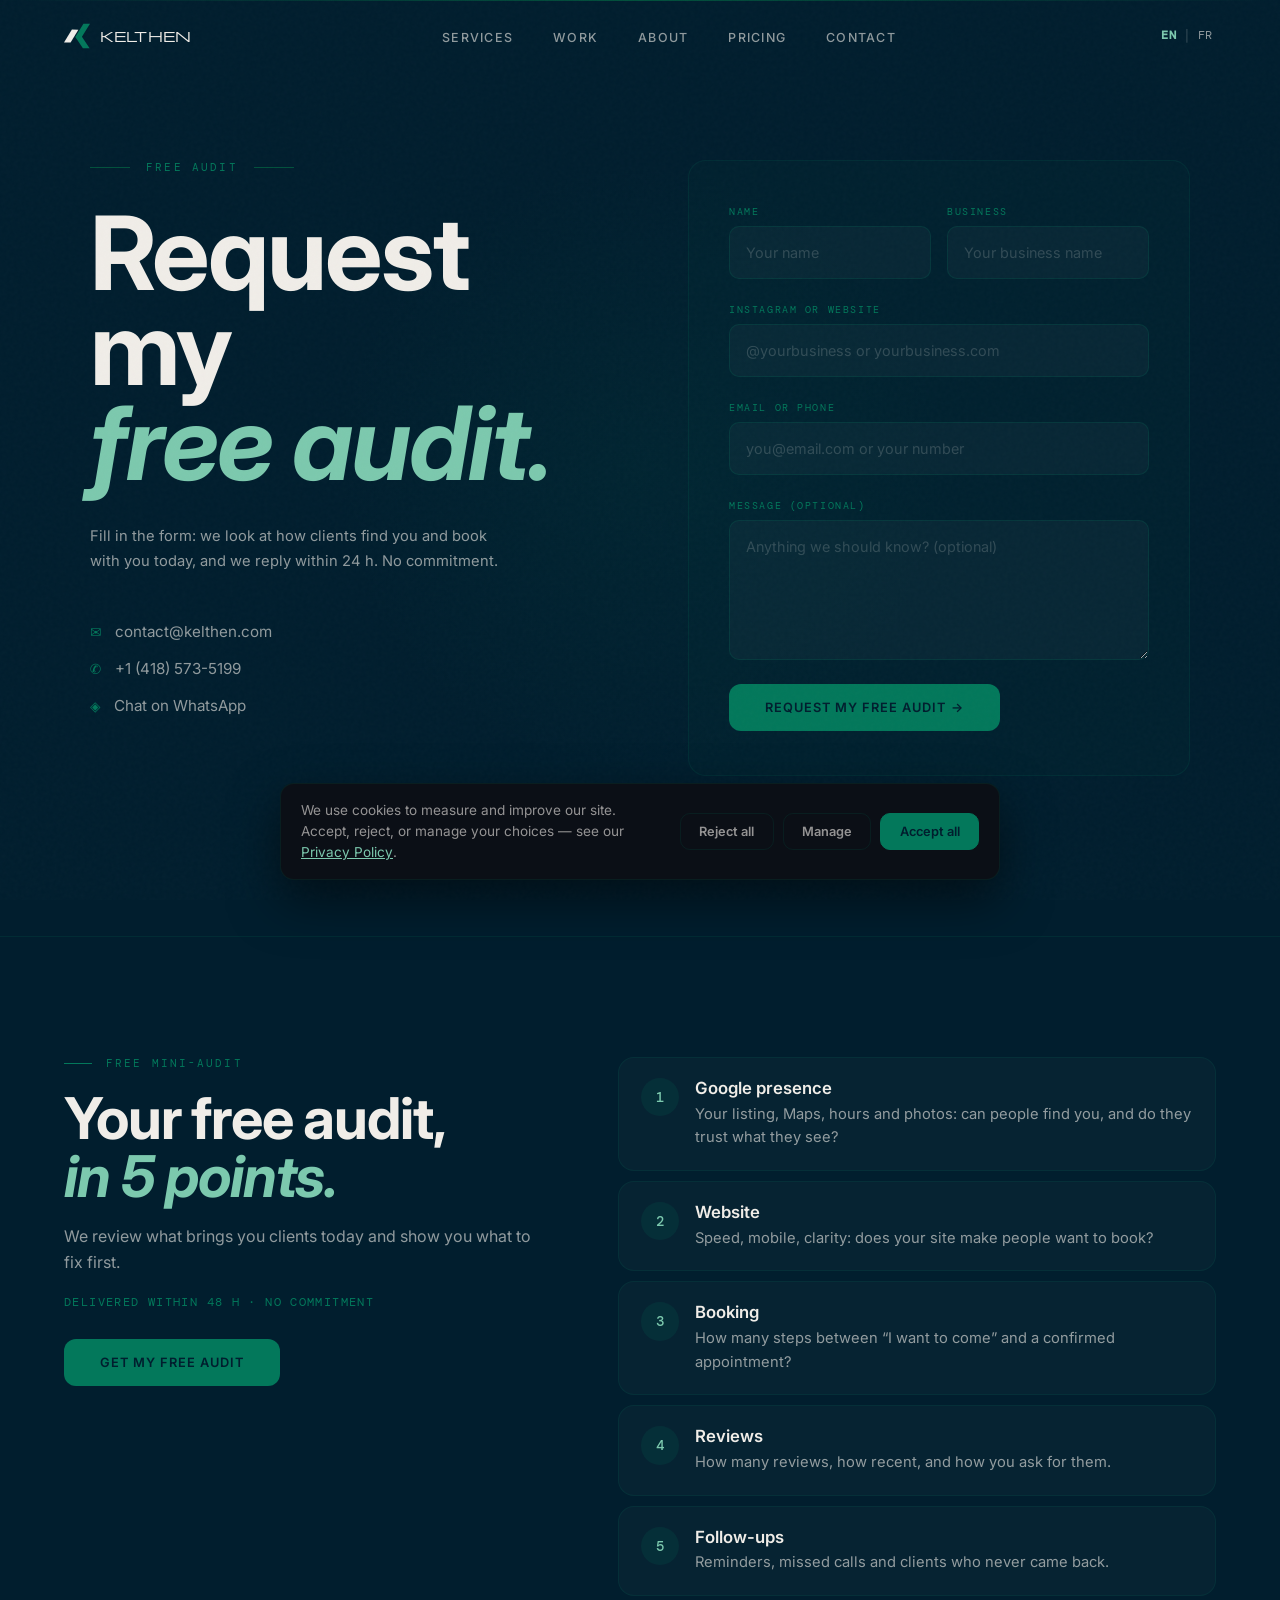
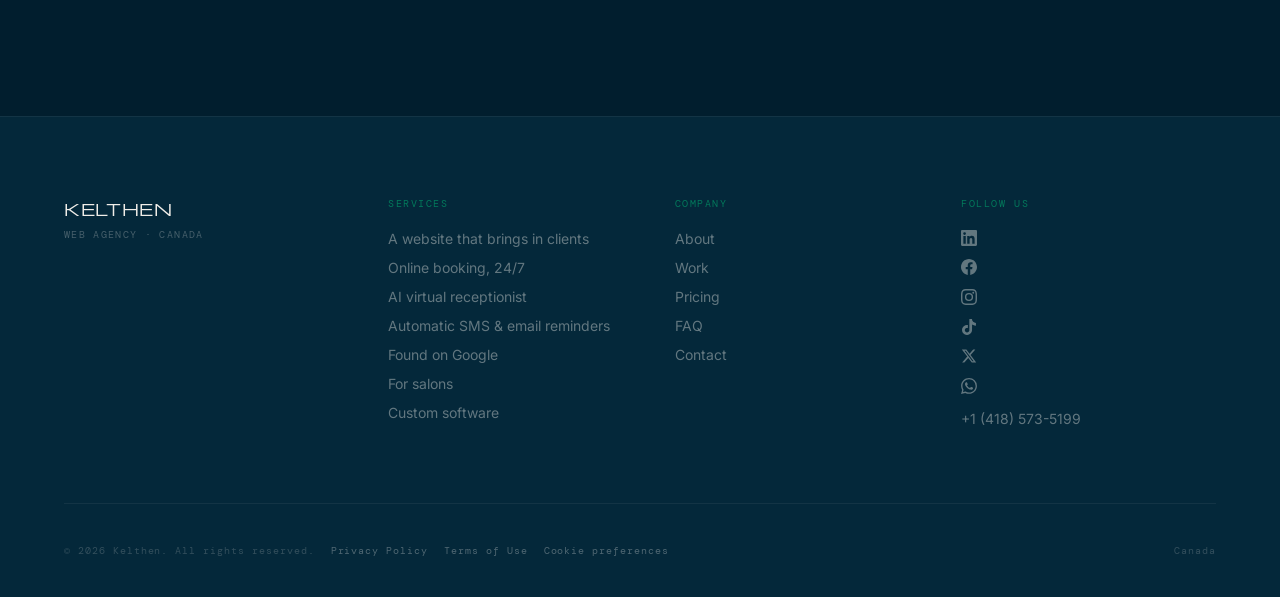
<file: contact.html>
<!DOCTYPE html>
<html lang="en">
<head>
  <meta charset="UTF-8">
  <meta name="viewport" content="width=device-width, initial-scale=1.0">
  <meta name="description" data-i18n-content="meta.contact.desc" content="Demandez votre audit gratuit : présence Google, site, réservation, avis et relances. Livré sous 48 h, sans engagement. Réponse en 24 h.">
  <meta property="og:type"        content="website">
  <meta property="og:url"         content="https://www.kelthen.com/contact.html">
  <meta property="og:title"       content="Demander mon audit gratuit — Kelthen">
  <meta property="og:description" content="Présence Google, site, réservation, avis et relances : votre audit gratuit, livré sous 48 h, sans engagement.">
  <meta property="og:image"       content="https://www.kelthen.com/og-image.png">
  <meta property="og:image:width"  content="1200">
  <meta property="og:image:height" content="630">
  <meta property="og:image:alt"    content="Kelthen — Plus de clients. Moins de gestion.">
  <meta name="twitter:image"       content="https://www.kelthen.com/og-image.png">
  <meta name="twitter:card"       content="summary_large_image">
  <meta name="twitter:title"      content="Demander mon audit gratuit — Kelthen">
  <meta name="twitter:description" content="Votre audit gratuit en 5 points, livré sous 48 h, sans engagement.">
  <meta name="referrer" content="strict-origin-when-cross-origin">
  <title data-i18n="meta.contact.title">Demander mon audit gratuit — Kelthen</title>
  <link rel="canonical" href="https://www.kelthen.com/contact.html">
  <link rel="icon" href="/favicon.ico" sizes="any">
  <link rel="icon" type="image/svg+xml" href="/favicon.svg">
  <link rel="icon" type="image/png" sizes="96x96" href="/favicon-96.png">
  <link rel="apple-touch-icon" href="/apple-touch-icon.png">

  <link rel="preconnect" href="https://fonts.googleapis.com">
  <link rel="preconnect" href="https://fonts.gstatic.com" crossorigin>
  <link href="https://fonts.googleapis.com/css2?family=Inter:wght@400;500;600;700;800&family=DM+Mono:wght@400;500&display=swap" rel="stylesheet">

  <!-- Google Analytics (GA4) is loaded from assets/main.js ONLY after cookie consent -->

  <link rel="stylesheet" href="assets/style.css">
</head>
<body>
  <!-- ═══ Nav ═══ -->
  <nav class="nav" id="nav" aria-label="Main navigation">
    <a href="index.html" class="nav-logo" aria-label="Kelthen — home">
      <svg class="nav-logo-mark" viewBox="0 0 258 242" aria-hidden="true" focusable="false"><path d="M65.3 185.8 L0 185.8 L78.4 56.9 L142.3 59 Z" fill="currentColor"></path><path d="M177.9 129 L254.3 242.2 L187.3 242.2 L145.8 180.6 L111.8 130.2 L143.9 78.6 L192.7 0 L258.1 0 Z" fill="#03785B"></path></svg>
      <span class="nav-logo-text">Kel<span>then</span></span>
    </a>

    <ul class="nav-links" role="list">
      <li><a href="index.html#services" data-i18n="nav.services">Services</a></li>
      <li><a href="work.html" data-i18n="nav.work">Réalisations</a></li>
      <li><a href="about.html" data-i18n="nav.about">À propos</a></li>
      <li><a href="pricing.html" data-i18n="nav.pricing">Tarifs</a></li>
      <li><a href="contact.html" data-i18n="nav.contact">Contact</a></li>
    </ul>

    <div class="lang-switch" role="group" aria-label="Langue">
      <button type="button" class="lang-btn" data-lang-btn="en">EN</button>
      <span class="lang-sep" aria-hidden="true">|</span>
      <button type="button" class="lang-btn" data-lang-btn="fr">FR</button>
    </div>
    <button class="nav-hamburger" id="navHamburger" type="button" aria-label="Menu" aria-expanded="false" aria-controls="navMobile">
      <span></span>
      <span></span>
      <span></span>
    </button>
  </nav>

  <!-- Mobile nav overlay -->
  <div class="nav-mobile" id="navMobile" role="dialog" aria-label="Mobile navigation" aria-modal="true">
    <button class="nav-mobile-close" id="navMobileClose" type="button" aria-label="Fermer le menu">✕</button>
    <a href="index.html#services" class="nav-mobile-link" data-mobile-link data-i18n="nav.services">Services</a>
    <a href="work.html"     class="nav-mobile-link" data-mobile-link data-i18n="nav.work">Réalisations</a>
    <a href="about.html"    class="nav-mobile-link" data-mobile-link data-i18n="nav.about">À propos</a>
    <a href="pricing.html"  class="nav-mobile-link" data-mobile-link data-i18n="nav.pricing">Tarifs</a>
    <a href="contact.html"  class="nav-mobile-link" data-mobile-link data-i18n="nav.contact">Contact</a>
    <div class="lang-switch lang-switch-mobile" role="group" aria-label="Langue">
      <button type="button" class="lang-btn" data-lang-btn="en">EN</button>
      <span class="lang-sep" aria-hidden="true">|</span>
      <button type="button" class="lang-btn" data-lang-btn="fr">FR</button>
    </div>
  </div>

  <!-- ═══ Audit gratuit / Contact ═══ -->
  <section id="contact" aria-labelledby="ctaTitle">
    <div class="contact-inner">

      <!-- Left: headline + contact links -->
      <div class="contact-info">
        <p class="cta-label" data-i18n="contact.label">Audit gratuit</p>
        <h1 class="cta-title" id="ctaTitle" data-i18n="contact.title" data-i18n-html>Demander mon<br><em>audit gratuit.</em></h1>
        <p class="cta-sub" data-i18n="contact.sub">Remplissez le formulaire : on regarde comment vos clients vous trouvent et réservent aujourd’hui, et on vous répond sous 24 h. Sans engagement.</p>
        <div class="contact-links">
          <a href="mailto:contact@kelthen.com" class="contact-link-item">
            <span class="contact-link-icon" aria-hidden="true">✉</span>
            contact@kelthen.com
          </a>
          <a href="tel:+14185735199" class="contact-link-item">
            <span class="contact-link-icon" aria-hidden="true">✆</span>
            +1 (418) 573-5199
          </a>
          <a href="https://wa.me/14185735199" class="contact-link-item" target="_blank" rel="noopener noreferrer">
            <span class="contact-link-icon" aria-hidden="true">◈</span>
            <span data-i18n="contact.whatsapp">Discuter sur WhatsApp</span>
          </a>
        </div>
      </div>

      <!-- Right: audit request form (anchor #audit) -->
      <div class="contact-form-wrap">
        <form class="contact-form" id="audit" aria-labelledby="ctaTitle">
          <div class="form-row">
            <div class="form-group">
              <label class="form-label" for="contactName" data-i18n="form.name">Nom</label>
              <input class="form-input" type="text" id="contactName" name="name" autocomplete="name" placeholder="Votre nom" data-i18n-ph="form.namePh" required>
            </div>
            <div class="form-group">
              <label class="form-label" for="contactBusiness" data-i18n="form.business">Entreprise</label>
              <input class="form-input" type="text" id="contactBusiness" name="business" autocomplete="organization" placeholder="Le nom de votre entreprise" data-i18n-ph="form.businessPh" required>
            </div>
          </div>
          <div class="form-group">
            <label class="form-label" for="contactLink" data-i18n="form.link">Lien Instagram ou site web</label>
            <input class="form-input" type="text" id="contactLink" name="link" inputmode="url" autocomplete="url" placeholder="@votrecommerce ou votresite.com" data-i18n-ph="form.linkPh" required>
          </div>
          <div class="form-group">
            <label class="form-label" for="contactReach" data-i18n="form.reach">Courriel ou téléphone</label>
            <input class="form-input" type="text" id="contactReach" name="contact" autocomplete="email" placeholder="vous@courriel.com ou votre numéro" data-i18n-ph="form.reachPh" required>
          </div>
          <div class="form-group">
            <label class="form-label" for="contactMessage" data-i18n="form.message">Message (optionnel)</label>
            <textarea class="form-input form-textarea" id="contactMessage" name="message" placeholder="Quelque chose à nous dire ? (optionnel)" data-i18n-ph="form.messagePh" rows="4"></textarea>
          </div>
          <button type="submit" class="btn-primary form-submit" data-i18n="form.submit">Demander mon audit gratuit →</button>
        </form>
        <div class="form-success" id="formSuccess" role="status" aria-live="polite">
          <div class="form-success-icon" aria-hidden="true">✓</div>
          <p class="form-success-title" data-i18n="form.sent">Reçu !</p>
          <p class="form-success-sub" data-i18n="form.sentSub">On vous répond sous 24 h.</p>
        </div>
      </div>

    </div>
  </section>

  <!-- ═══ Audit gratuit en 5 points ═══ -->
  <section id="audit-block" class="k-sec" aria-labelledby="auditTitle">
    <div class="audit-wrap">
      <div class="audit-intro">
        <p class="section-label" data-i18n="audit.label">Mini-audit gratuit</p>
        <h2 class="section-title" id="auditTitle" data-i18n="audit.title" data-i18n-html>Votre audit gratuit,<br><em>en 5 points.</em></h2>
        <p class="k-sub" data-i18n="audit.sub">On passe en revue ce qui vous amène des clients aujourd’hui et on vous montre quoi corriger en premier.</p>
        <p class="audit-meta" data-i18n="audit.meta">Livré sous 48 h · Sans engagement</p>
        <a href="#audit" class="btn-primary" data-i18n="audit.cta">Demander mon audit gratuit</a>
      </div>
      <ol class="audit-points" role="list">
        <li><span class="audit-n" aria-hidden="true">1</span><div><h3 data-i18n="audit.p1n">Présence Google</h3><p data-i18n="audit.p1d">Votre fiche, Maps, vos horaires et vos photos : est-ce qu’on vous trouve, et est-ce qu’on vous fait confiance ?</p></div></li>
        <li><span class="audit-n" aria-hidden="true">2</span><div><h3 data-i18n="audit.p2n">Site web</h3><p data-i18n="audit.p2d">Vitesse, mobile, clarté : votre site donne-t-il envie de réserver ?</p></div></li>
        <li><span class="audit-n" aria-hidden="true">3</span><div><h3 data-i18n="audit.p3n">Réservation</h3><p data-i18n="audit.p3d">Combien d’étapes entre « j’ai envie de venir » et un rendez-vous confirmé ?</p></div></li>
        <li><span class="audit-n" aria-hidden="true">4</span><div><h3 data-i18n="audit.p4n">Avis</h3><p data-i18n="audit.p4d">Combien d’avis, de quand, et comment vous les demandez.</p></div></li>
        <li><span class="audit-n" aria-hidden="true">5</span><div><h3 data-i18n="audit.p5n">Relances</h3><p data-i18n="audit.p5d">Rappels, appels manqués et clients qui ne sont jamais revenus.</p></div></li>
      </ol>
    </div>
  </section>

  <!-- ═══ Footer ═══ -->
  <footer class="footer" role="contentinfo">
    <div class="footer-top">
      <div class="footer-brand">
        <div class="footer-logo">Kel<span>then</span></div>
        <div class="footer-tagline" data-i18n="footer.tagline">Agence web · Canada</div>
      </div>
      <nav class="footer-nav" aria-label="Footer navigation">
        <div class="footer-col">
          <div class="footer-col-title" data-i18n="footer.services">Services</div>
          <a href="index.html#services" data-i18n="svc1.name">Un site qui attire des clients</a>
          <a href="index.html#services" data-i18n="svc2.name">Réservation en ligne 24/7</a>
          <a href="index.html#services" data-i18n="svc3.name">Secrétaire virtuelle par IA</a>
          <a href="index.html#services" data-i18n="svc4.name">Rappels automatiques SMS &amp; e-mail</a>
          <a href="index.html#services" data-i18n="svc5.name">Visible sur Google</a>
          <a href="salons.html" data-i18n="footer.salons">Pour les salons</a>
          <a href="apps.html" data-i18n="footer.apps">Logiciels sur mesure</a>
        </div>
        <div class="footer-col">
          <div class="footer-col-title" data-i18n="footer.company">Entreprise</div>
          <a href="about.html" data-i18n="nav.about">À propos</a>
          <a href="work.html" data-i18n="nav.work">Réalisations</a>
          <a href="pricing.html" data-i18n="nav.pricing">Tarifs</a>
          <a href="pricing.html#faq" data-i18n="footer.faq">FAQ</a>
          <a href="contact.html" data-i18n="nav.contact">Contact</a>
        </div>
        <div class="footer-col">
          <div class="footer-col-title" data-i18n="footer.connect">Nous suivre</div>
          <div class="footer-social">
            <a href="#" aria-label="LinkedIn" target="_blank" rel="noopener noreferrer">
              <svg viewBox="0 0 24 24" xmlns="http://www.w3.org/2000/svg"><path d="M20.447 20.452h-3.554v-5.569c0-1.328-.027-3.037-1.852-3.037-1.853 0-2.136 1.445-2.136 2.939v5.667H9.351V9h3.414v1.561h.046c.477-.9 1.637-1.85 3.37-1.85 3.601 0 4.267 2.37 4.267 5.455v6.286zM5.337 7.433a2.062 2.062 0 0 1-2.063-2.065 2.064 2.064 0 1 1 2.063 2.065zm1.782 13.019H3.555V9h3.564v11.452zM22.225 0H1.771C.792 0 0 .774 0 1.729v20.542C0 23.227.792 24 1.771 24h20.451C23.2 24 24 23.227 24 22.271V1.729C24 .774 23.2 0 22.222 0h.003z"/></svg>
            </a>
            <a href="https://www.facebook.com/profile.php?id=61592897990111" aria-label="Facebook" target="_blank" rel="noopener noreferrer">
              <svg viewBox="0 0 24 24" xmlns="http://www.w3.org/2000/svg"><path d="M24 12.073c0-6.627-5.373-12-12-12s-12 5.373-12 12c0 5.99 4.388 10.954 10.125 11.854v-8.385H7.078v-3.47h3.047V9.43c0-3.007 1.792-4.669 4.533-4.669 1.312 0 2.686.235 2.686.235v2.953H15.83c-1.491 0-1.956.925-1.956 1.874v2.25h3.328l-.532 3.47h-2.796v8.385C19.612 23.027 24 18.062 24 12.073z"/></svg>
            </a>
            <a href="https://www.instagram.com/keltheninc" aria-label="Instagram" target="_blank" rel="noopener noreferrer">
              <svg viewBox="0 0 24 24" xmlns="http://www.w3.org/2000/svg"><path d="M12 2.163c3.204 0 3.584.012 4.85.07 3.252.148 4.771 1.691 4.919 4.919.058 1.265.069 1.645.069 4.849 0 3.205-.012 3.584-.069 4.849-.149 3.225-1.664 4.771-4.919 4.919-1.266.058-1.644.07-4.85.07-3.204 0-3.584-.012-4.849-.07-3.26-.149-4.771-1.699-4.919-4.92-.058-1.265-.07-1.644-.07-4.849 0-3.204.013-3.583.07-4.849.149-3.227 1.664-4.771 4.919-4.919 1.266-.057 1.645-.069 4.849-.069zm0-2.163c-3.259 0-3.667.014-4.947.072-4.358.2-6.78 2.618-6.98 6.98-.059 1.281-.073 1.689-.073 4.948 0 3.259.014 3.668.072 4.948.2 4.358 2.618 6.78 6.98 6.98 1.281.058 1.689.072 4.948.072 3.259 0 3.668-.014 4.948-.072 4.354-.2 6.782-2.618 6.979-6.98.059-1.28.073-1.689.073-4.948 0-3.259-.014-3.667-.072-4.947-.196-4.354-2.617-6.78-6.979-6.98-1.281-.059-1.69-.073-4.949-.073zm0 5.838a6.162 6.162 0 1 0 0 12.324 6.162 6.162 0 0 0 0-12.324zM12 16a4 4 0 1 1 0-8 4 4 0 0 1 0 8zm6.406-11.845a1.44 1.44 0 1 0 0 2.881 1.44 1.44 0 0 0 0-2.881z"/></svg>
            </a>
            <a href="https://www.tiktok.com/@keltheninc" aria-label="TikTok" target="_blank" rel="noopener noreferrer">
              <svg viewBox="0 0 24 24" xmlns="http://www.w3.org/2000/svg"><path d="M12.525.02c1.31-.02 2.61-.01 3.91-.02.08 1.53.63 3.09 1.75 4.17 1.12 1.11 2.7 1.62 4.24 1.79v4.03c-1.44-.05-2.89-.35-4.2-.97-.57-.26-1.1-.59-1.62-.93-.01 2.92.01 5.84-.02 8.75-.08 1.4-.54 2.79-1.35 3.94-1.31 1.92-3.58 3.17-5.91 3.21-1.43.08-2.86-.31-4.08-1.03-2.02-1.19-3.44-3.37-3.65-5.71-.02-.5-.03-1-.01-1.49.18-1.9 1.12-3.72 2.58-4.96 1.66-1.44 3.98-2.13 6.15-1.72.02 1.48-.04 2.96-.04 4.44-.99-.32-2.15-.23-3.02.37-.63.41-1.11 1.04-1.36 1.75-.21.51-.15 1.07-.14 1.61.24 1.64 1.82 3.02 3.5 2.87 1.12-.01 2.19-.66 2.77-1.61.19-.33.4-.67.41-1.06.1-1.79.06-3.57.07-5.36.01-4.03-.01-8.05.02-12.07z"/></svg>
            </a>
            <a href="https://x.com/KelthenGroup" aria-label="X (Twitter)" target="_blank" rel="noopener noreferrer">
              <svg viewBox="0 0 24 24" xmlns="http://www.w3.org/2000/svg"><path d="M18.244 2.25h3.308l-7.227 8.26 8.502 11.24H16.17l-5.214-6.817L4.99 21.75H1.68l7.73-8.835L1.254 2.25H8.08l4.713 6.231zm-1.161 17.52h1.833L7.084 4.126H5.117z"/></svg>
            </a>
            <a href="https://wa.me/14185735199" aria-label="WhatsApp" target="_blank" rel="noopener noreferrer">
              <svg viewBox="0 0 24 24" xmlns="http://www.w3.org/2000/svg"><path d="M17.472 14.382c-.297-.149-1.758-.867-2.03-.967-.273-.099-.471-.148-.67.15-.197.297-.767.966-.94 1.164-.173.199-.347.223-.644.075-.297-.15-1.255-.463-2.39-1.475-.883-.788-1.48-1.761-1.653-2.059-.173-.297-.018-.458.13-.606.134-.133.298-.347.446-.52.149-.174.198-.298.298-.497.099-.198.05-.371-.025-.52-.075-.149-.669-1.612-.916-2.207-.242-.579-.487-.5-.669-.51-.173-.008-.371-.01-.57-.01-.198 0-.52.074-.792.372-.272.297-1.04 1.016-1.04 2.479 0 1.462 1.065 2.875 1.213 3.074.149.198 2.096 3.2 5.077 4.487.709.306 1.262.489 1.694.625.712.227 1.36.195 1.871.118.571-.085 1.758-.719 2.006-1.413.248-.694.248-1.289.173-1.413-.074-.124-.272-.198-.57-.347m-5.421 7.403h-.004a9.87 9.87 0 0 1-5.031-1.378l-.361-.214-3.741.982.998-3.648-.235-.374a9.86 9.86 0 0 1-1.51-5.26c.001-5.45 4.436-9.884 9.888-9.884 2.64 0 5.122 1.03 6.988 2.898a9.825 9.825 0 0 1 2.893 6.994c-.003 5.45-4.437 9.884-9.885 9.884m8.413-18.297A11.815 11.815 0 0 0 12.05 0C5.495 0 .16 5.335.157 11.892c0 2.096.547 4.142 1.588 5.945L.057 24l6.305-1.654a11.882 11.882 0 0 0 5.683 1.448h.005c6.554 0 11.89-5.335 11.893-11.893a11.821 11.821 0 0 0-3.48-8.413z"/></svg>
            </a>
          </div>
          <a class="footer-phone" href="tel:+14185735199">+1 (418) 573-5199</a>
        </div>
      </nav>
    </div>
    <div class="footer-bottom">
      <div class="footer-legal">
        <span class="footer-copy" data-i18n="footer.copy">© 2026 Kelthen. Tous droits réservés.</span>
        <a class="footer-legal-link" href="/privacy.html" data-i18n="footer.privacy">Confidentialité</a>
        <a class="footer-legal-link" href="/terms.html" data-i18n="footer.terms">Conditions d'utilisation</a>
        <button class="footer-legal-link" type="button" id="cookiePrefsOpen" data-i18n="footer.cookies">Préférences cookies</button>
      </div>
      <span class="footer-flag" data-i18n="footer.flag">Canada</span>
    </div>
  </footer>

  <!-- ═══ Privacy Policy modal ═══ -->
  <div class="pm-overlay" id="privacyModal" role="dialog" aria-modal="true" aria-label="Politique de confidentialité">
    <div class="pm-dialog">
      <button class="pm-close" id="privacyClose" type="button" aria-label="Fermer">✕</button>
      <p class="pm-eyebrow" data-i18n="legal.eyebrow">Mentions légales</p>
      <h2 class="pm-name" data-i18n="privacy.name">Politique de confidentialité</h2>
      <div class="pm-legal">
        <p class="pm-legal-updated" data-i18n="legal.updated">Dernière mise à jour · juillet 2026</p>
        <p data-i18n="privacy.intro" data-i18n-html>Kelthen (« nous ») est une agence digitale basée au Canada. Cette politique explique quelles données nous collectons lorsque vous visitez <strong>kelthen.com</strong> et comment nous les utilisons. Pour toute question, écrivez-nous à <a href="mailto:contact@kelthen.com">contact@kelthen.com</a>.</p>
        <h3 data-i18n="privacy.h1">Analyse &amp; cookies</h3>
        <p data-i18n="privacy.p1">Nous utilisons Google Analytics 4 pour comprendre comment les visiteurs utilisent le site. Il dépose des cookies et traite des données techniques comme votre localisation approximative (IP anonymisée), votre appareil, votre navigateur et les pages consultées. Nous nous en servons uniquement pour mesurer et améliorer le site — jamais pour vous identifier personnellement.</p>
        <h3 data-i18n="privacy.h2">Formulaire de contact</h3>
        <p data-i18n="privacy.p2">Si vous nous contactez via le formulaire ou par courriel, nous utilisons les informations fournies (nom, courriel, message) uniquement pour répondre à votre demande. Nous ne vendons jamais vos données et ne les partageons pas à des fins marketing.</p>
        <h3 data-i18n="privacy.h3">Vos droits</h3>
        <p data-i18n="privacy.p3" data-i18n-html>Vous pouvez demander l’accès, la correction ou la suppression de vos données personnelles à tout moment en écrivant à <a href="mailto:contact@kelthen.com">contact@kelthen.com</a>. Vous pouvez aussi bloquer ou supprimer les cookies dans les réglages de votre navigateur.</p>
        <h3 data-i18n="privacy.h4">Hébergement &amp; juridiction</h3>
        <p data-i18n="privacy.p4">Le site est hébergé sur l’infrastructure mondiale de Vercel ; les données d’analyse sont traitées par Google. Cette politique est régie par les lois du Canada.</p>
      </div>
    </div>
  </div>

  <!-- ═══ Terms of Use modal ═══ -->
  <div class="pm-overlay" id="termsModal" role="dialog" aria-modal="true" aria-label="Conditions d’utilisation">
    <div class="pm-dialog">
      <button class="pm-close" id="termsClose" type="button" aria-label="Fermer">✕</button>
      <p class="pm-eyebrow" data-i18n="legal.eyebrow">Mentions légales</p>
      <h2 class="pm-name" data-i18n="terms.name">Conditions d’utilisation</h2>
      <div class="pm-legal">
        <p class="pm-legal-updated" data-i18n="legal.updated">Dernière mise à jour · juillet 2026</p>
        <p data-i18n="terms.intro" data-i18n-html>Ces conditions régissent votre utilisation de <strong>kelthen.com</strong> (le « site »), exploité par Kelthen (« nous »), une agence digitale basée au Canada. En utilisant le site, vous acceptez ces conditions. Si vous n’êtes pas d’accord, merci de ne pas l’utiliser.</p>
        <h3 data-i18n="terms.h1">Utilisation du site</h3>
        <p data-i18n="terms.p1">Vous pouvez consulter le site à des fins légales, personnelles ou professionnelles. Vous vous engagez à ne pas en faire un usage abusif — aucune tentative de perturbation, de sondage ou d’accès non autorisé, et aucune extraction automatisée nuisant au service.</p>
        <h3 data-i18n="terms.h2">Propriété intellectuelle</h3>
        <p data-i18n="terms.p2">Le design, les textes, le code, les logos et les visuels du site appartiennent à Kelthen, sauf mention contraire. Les noms de projets et captures d’écran présentés dans notre portfolio restent la propriété de leurs détenteurs respectifs et sont montrés à titre d’exemples. Vous ne pouvez pas copier ou réutiliser notre contenu sans autorisation écrite.</p>
        <h3 data-i18n="terms.h3">Nos services</h3>
        <p data-i18n="terms.p3">Le site est informatif. Les prix et forfaits affichés sont des points de départ indicatifs, pas des offres contractuelles. Toute prestation réelle est régie par un accord écrit distinct (proposition, devis ou contrat) signé entre vous et Kelthen — ces termes prévalent sur tout ce qui figure sur le site.</p>
        <h3 data-i18n="terms.h4">Aucune garantie &amp; limitation de responsabilité</h3>
        <p data-i18n="terms.p4">Le site est fourni « tel quel », sans garantie d’aucune sorte. Dans toute la mesure permise par la loi, Kelthen n’est pas responsable des dommages indirects ou consécutifs découlant de votre utilisation du site ou de la confiance accordée à son contenu.</p>
        <h3 data-i18n="terms.h5">Liens externes</h3>
        <p data-i18n="terms.p5">Le site peut renvoyer vers des services tiers (ex. WhatsApp, réseaux sociaux). Nous ne sommes pas responsables de leur contenu ni de leurs pratiques.</p>
        <h3 data-i18n="terms.h6">Modifications</h3>
        <p data-i18n="terms.p6">Nous pouvons mettre à jour ces conditions de temps à autre. Continuer à utiliser le site après une modification vaut acceptation des conditions révisées.</p>
        <h3 data-i18n="terms.h7">Droit applicable</h3>
        <p data-i18n="terms.p7" data-i18n-html>Ces conditions sont régies par les lois du Canada. Pour toute question, écrivez-nous à <a href="mailto:contact@kelthen.com">contact@kelthen.com</a>.</p>
      </div>
    </div>
  </div>

  <script src="assets/main.js"></script>
  <script src="assets/services-day.js"></script>
</body>
</html>
</file>
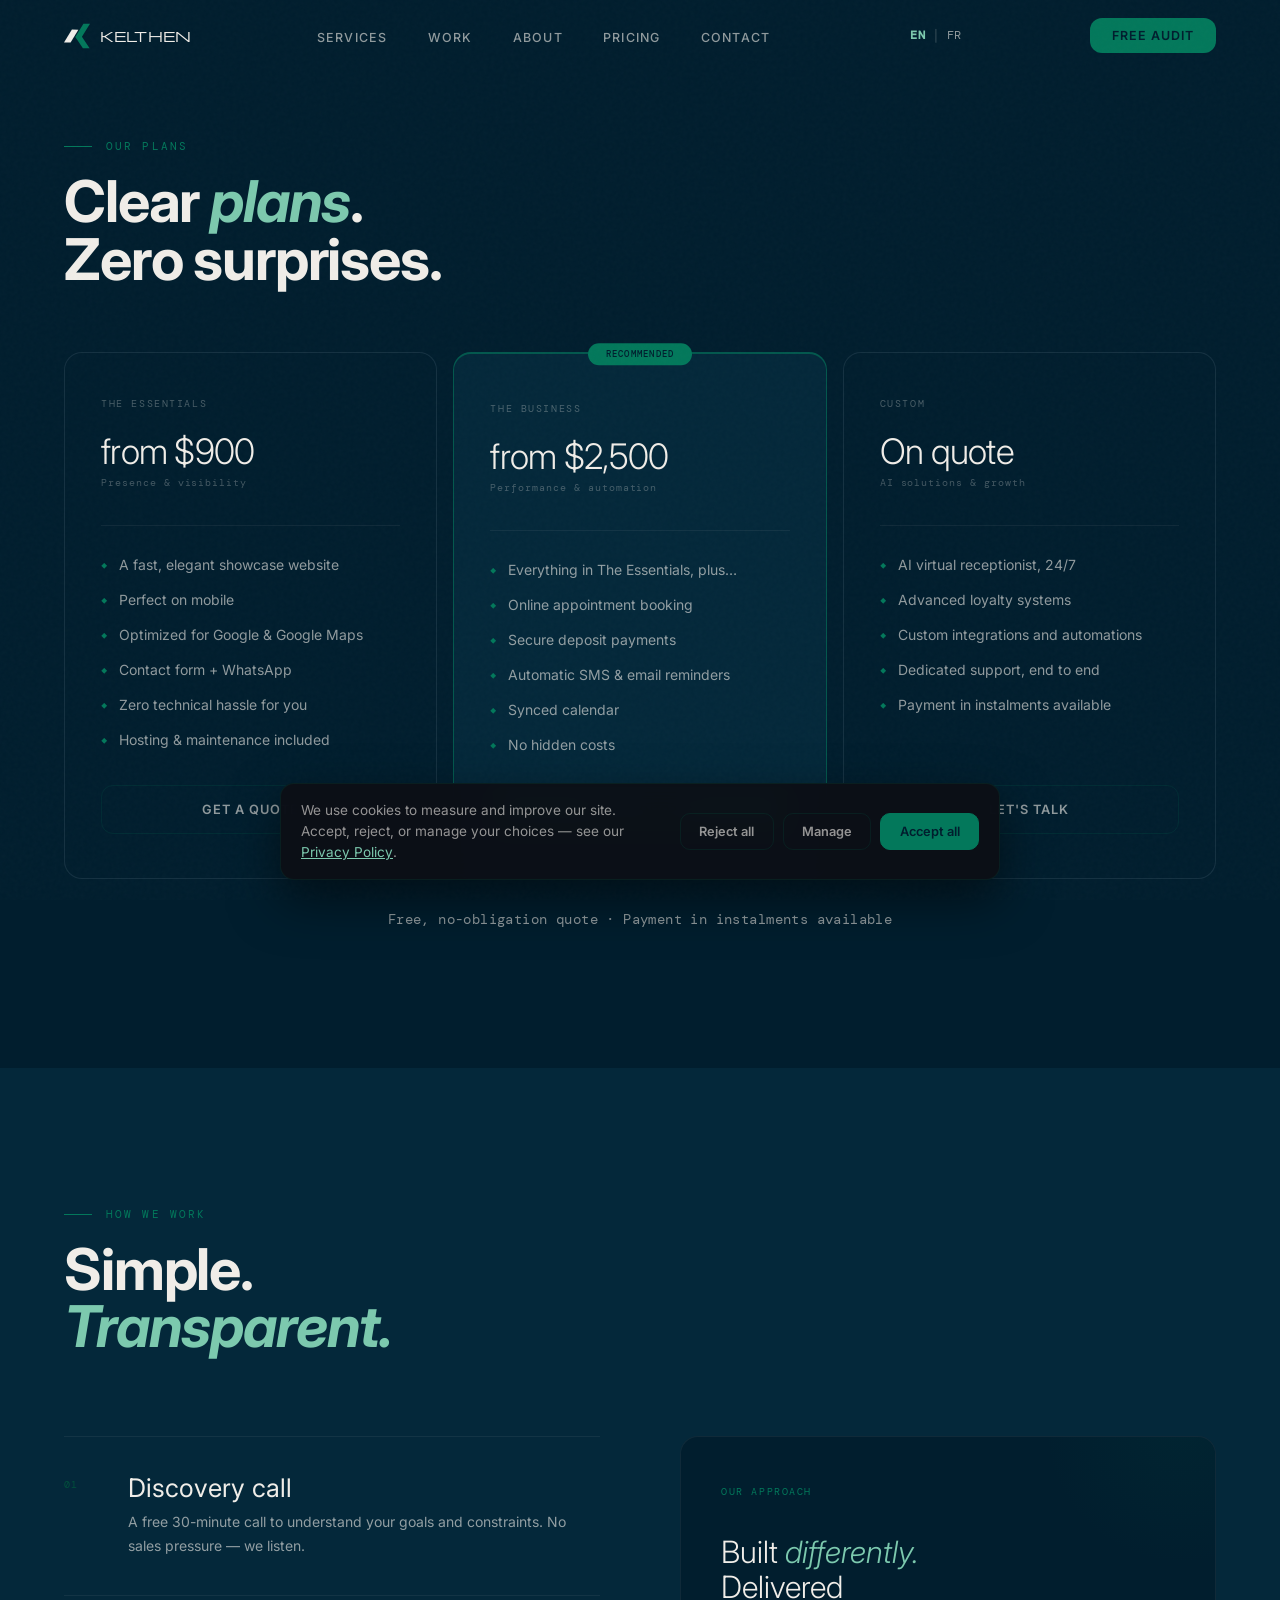
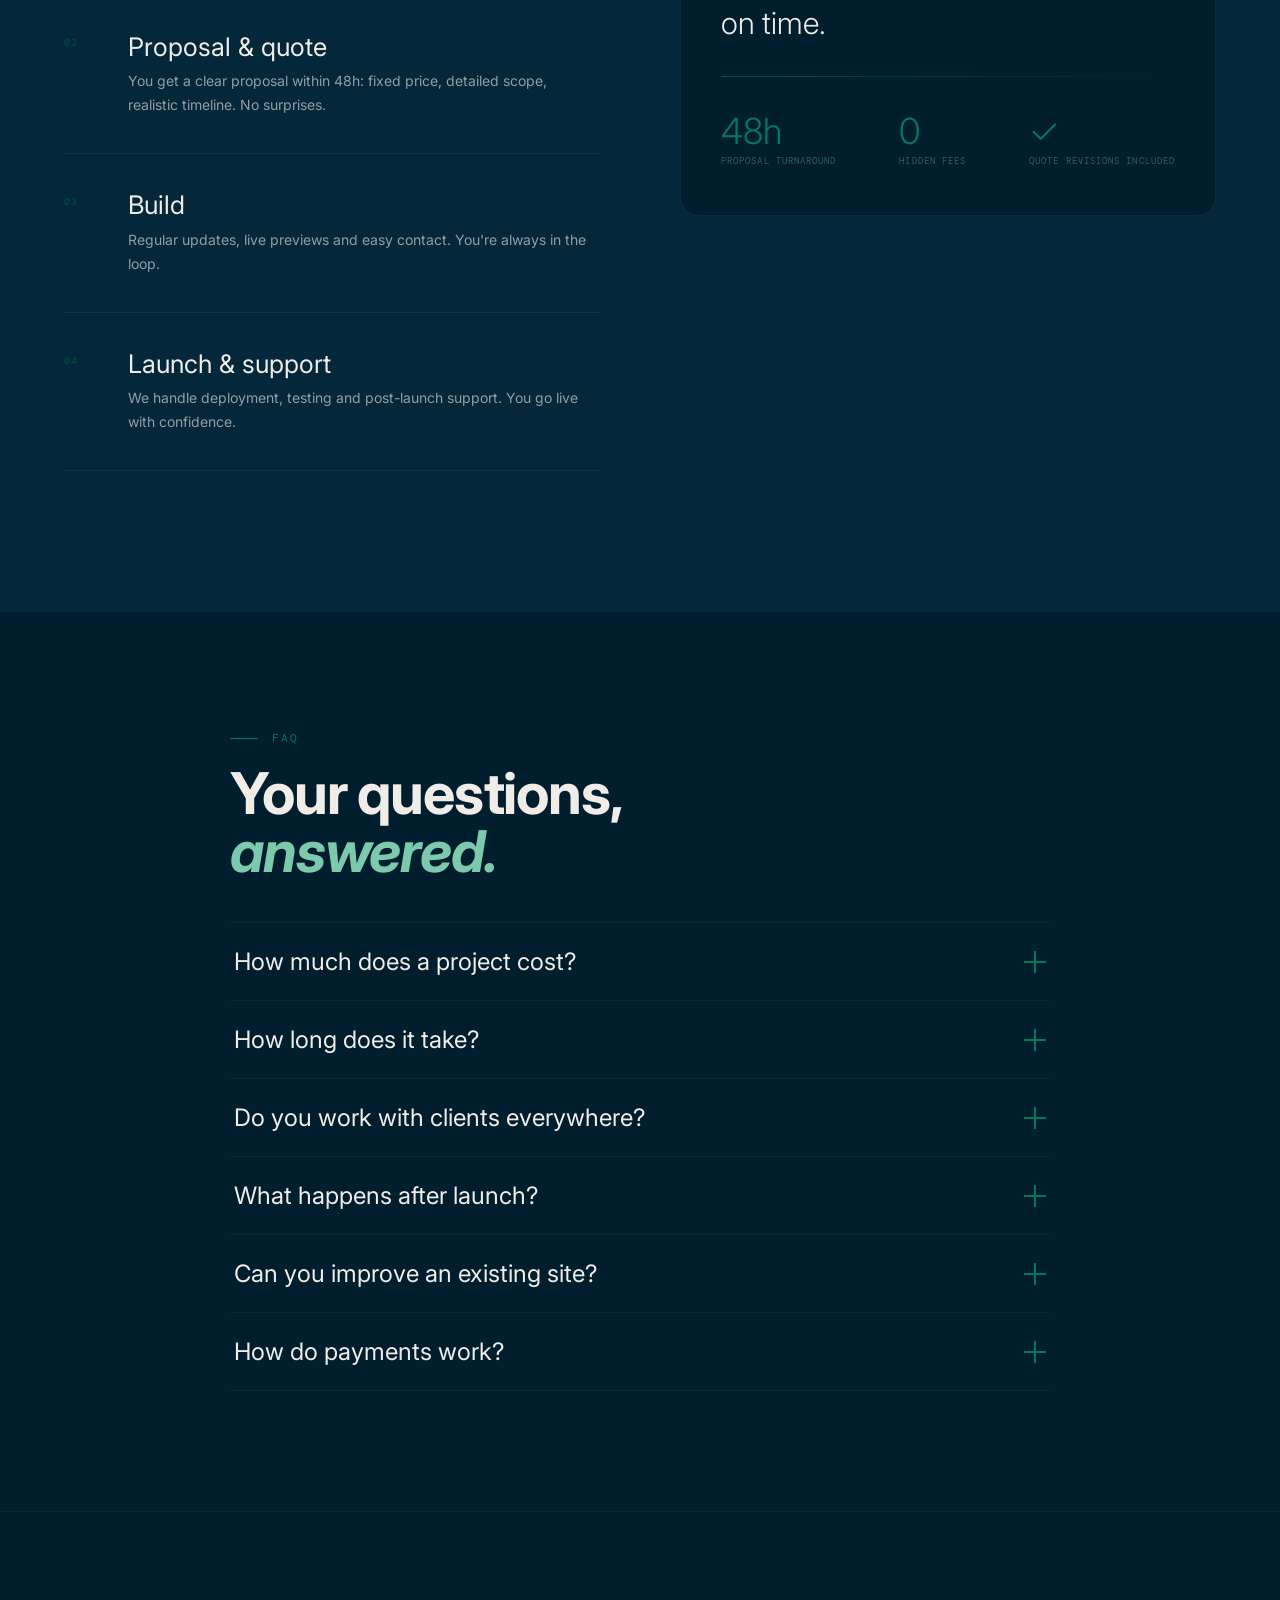
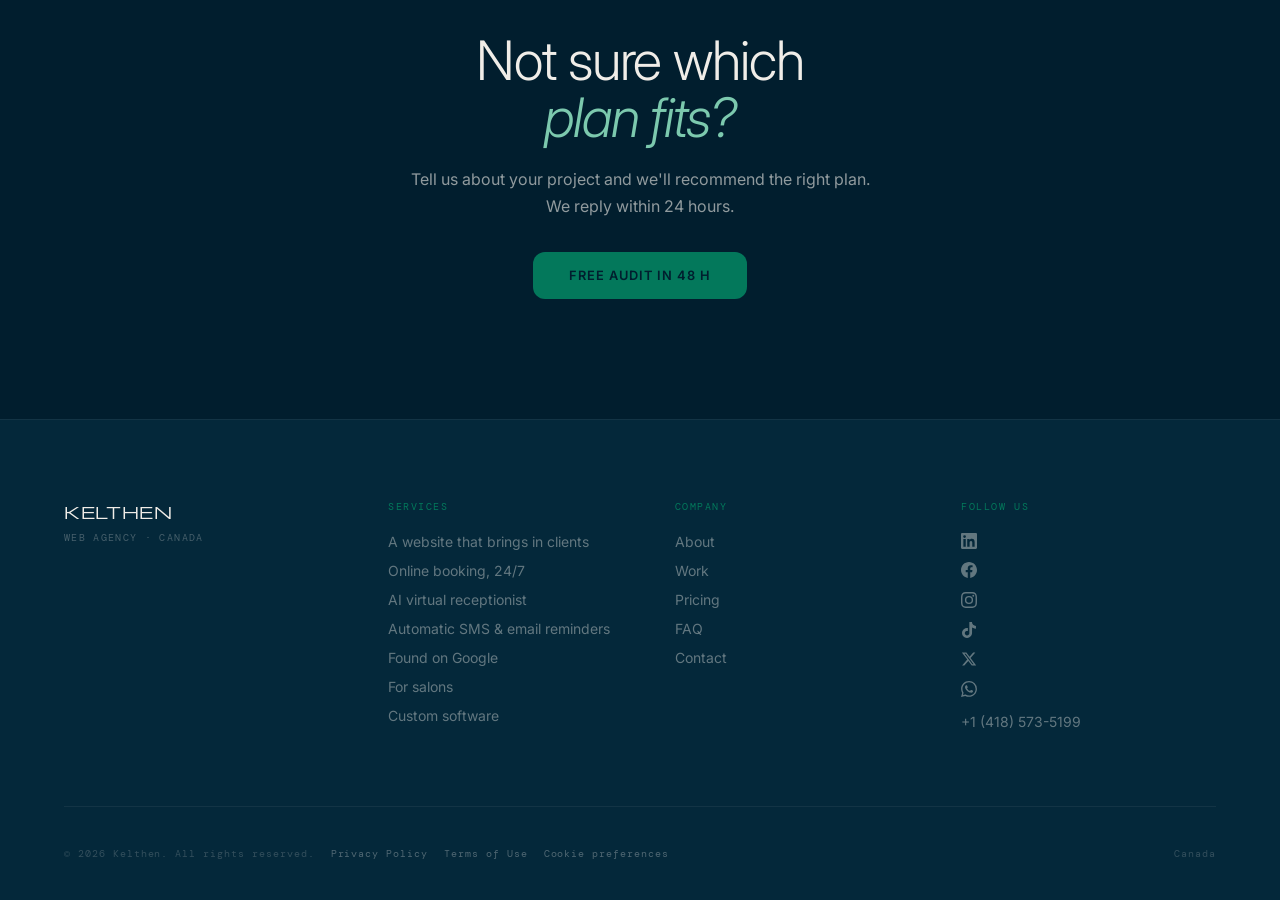
<file: pricing.html>
<!DOCTYPE html>
<html lang="en">
<head>
  <meta charset="UTF-8">
  <meta name="viewport" content="width=device-width, initial-scale=1.0">
  <meta name="description" data-i18n-content="meta.pricing.desc" content="Des forfaits clairs à prix fixe pour votre commerce : L'Essentiel dès 900 $, Le Business dès 2 500 $, ou sur mesure. Offre pilote et audit gratuit.">
  <meta property="og:type"        content="website">
  <meta property="og:url"         content="https://www.kelthen.com/pricing.html">
  <meta property="og:title"       content="Tarifs — Kelthen">
  <meta property="og:description" content="Des forfaits clairs à prix fixe, pensés pour les commerces et entrepreneurs. Zéro surprise, devis gratuit et sans engagement.">
  <meta property="og:image"       content="https://www.kelthen.com/og-image.png">
  <meta property="og:image:width"  content="1200">
  <meta property="og:image:height" content="630">
  <meta property="og:image:alt"    content="Kelthen — Plus de clients. Moins de gestion.">
  <meta name="twitter:image"       content="https://www.kelthen.com/og-image.png">
  <meta name="twitter:card"       content="summary_large_image">
  <meta name="twitter:title"      content="Tarifs — Kelthen">
  <meta name="twitter:description" content="Des forfaits clairs à prix fixe. Zéro surprise, devis gratuit.">
  <meta name="referrer" content="strict-origin-when-cross-origin">
  <title data-i18n="meta.pricing.title">Tarifs — création de site web, réservation &amp; automatisation | Kelthen</title>
  <link rel="canonical" href="https://www.kelthen.com/pricing.html">
  <link rel="icon" href="/favicon.ico" sizes="any">
  <link rel="icon" type="image/svg+xml" href="/favicon.svg">
  <link rel="icon" type="image/png" sizes="96x96" href="/favicon-96.png">
  <link rel="apple-touch-icon" href="/apple-touch-icon.png">

  <link rel="preconnect" href="https://fonts.googleapis.com">
  <link rel="preconnect" href="https://fonts.gstatic.com" crossorigin>
  <link href="https://fonts.googleapis.com/css2?family=Inter:wght@400;500;600;700;800&family=DM+Mono:wght@400;500&display=swap" rel="stylesheet">

  <!-- Google Analytics (GA4) is loaded from assets/main.js ONLY after cookie consent -->

  <link rel="stylesheet" href="assets/style.css">
</head>
<body>
  <!-- ═══ Nav ═══ -->
  <nav class="nav" id="nav" aria-label="Main navigation">
    <a href="index.html" class="nav-logo" aria-label="Kelthen — home">
      <svg class="nav-logo-mark" viewBox="0 0 258 242" aria-hidden="true" focusable="false"><path d="M65.3 185.8 L0 185.8 L78.4 56.9 L142.3 59 Z" fill="currentColor"></path><path d="M177.9 129 L254.3 242.2 L187.3 242.2 L145.8 180.6 L111.8 130.2 L143.9 78.6 L192.7 0 L258.1 0 Z" fill="#03785B"></path></svg>
      <span class="nav-logo-text">Kel<span>then</span></span>
    </a>

    <ul class="nav-links" role="list">
      <li><a href="index.html#services" data-i18n="nav.services">Services</a></li>
      <li><a href="work.html" data-i18n="nav.work">Réalisations</a></li>
      <li><a href="about.html" data-i18n="nav.about">À propos</a></li>
      <li><a href="pricing.html" data-i18n="nav.pricing">Tarifs</a></li>
      <li><a href="contact.html" data-i18n="nav.contact">Contact</a></li>
    </ul>

    <div class="lang-switch" role="group" aria-label="Langue">
      <button type="button" class="lang-btn" data-lang-btn="en">EN</button>
      <span class="lang-sep" aria-hidden="true">|</span>
      <button type="button" class="lang-btn" data-lang-btn="fr">FR</button>
    </div>
    <button class="nav-cta" id="navCta" type="button" data-track="audit" data-i18n="nav.cta">Audit gratuit</button>
    <button class="nav-hamburger" id="navHamburger" type="button" aria-label="Menu" aria-expanded="false" aria-controls="navMobile">
      <span></span>
      <span></span>
      <span></span>
    </button>
  </nav>

  <!-- Mobile nav overlay -->
  <div class="nav-mobile" id="navMobile" role="dialog" aria-label="Mobile navigation" aria-modal="true">
    <button class="nav-mobile-close" id="navMobileClose" type="button" aria-label="Fermer le menu">✕</button>
    <a href="index.html#services" class="nav-mobile-link" data-mobile-link data-i18n="nav.services">Services</a>
    <a href="work.html"     class="nav-mobile-link" data-mobile-link data-i18n="nav.work">Réalisations</a>
    <a href="about.html"    class="nav-mobile-link" data-mobile-link data-i18n="nav.about">À propos</a>
    <a href="pricing.html"  class="nav-mobile-link" data-mobile-link data-i18n="nav.pricing">Tarifs</a>
    <a href="contact.html"  class="nav-mobile-link" data-mobile-link data-i18n="nav.contact">Contact</a>
    <div class="lang-switch lang-switch-mobile" role="group" aria-label="Langue">
      <button type="button" class="lang-btn" data-lang-btn="en">EN</button>
      <span class="lang-sep" aria-hidden="true">|</span>
      <button type="button" class="lang-btn" data-lang-btn="fr">FR</button>
    </div>
    <button class="nav-mobile-cta" id="navMobileCta" type="button" data-track="audit" data-i18n="nav.cta">Audit gratuit</button>
  </div>

  <!-- ═══ Pricing ═══ -->
  <section id="pricing" aria-labelledby="pricingTitle">
    <div class="pricing-header">
      <p class="section-label" data-i18n="pricing.label">Nos forfaits</p>
      <h1 class="section-title" id="pricingTitle" data-i18n="pricing.title" data-i18n-html>Des forfaits <em>clairs</em>.<br>Zéro surprise.</h1>
    </div>

    <!-- Carte « Offre pilote » — disparaît seule après OFFER_END (assets/main.js)
         [À REMPLIR : vérifier que ces textes sont identiques à ceux du courriel envoyé aux prospects] -->
    <div class="pilot-card pilot-card--pricing" data-offer>
      <div class="pilot-copy">
        <p class="section-label" data-i18n="pilot.tier">Offre pilote</p>
        <h2 class="pilot-h" data-i18n="pilot.title" data-i18n-html>Offre pilote :<br><em>3 places ce mois-ci.</em></h2>
        <p class="k-sub" data-i18n="pilot.sub">Pour les entreprises qui veulent démarrer maintenant.</p>
      </div>
      <div class="pilot-side">
        <ul class="pilot-list" role="list">
          <li data-i18n="pilot.i1">30 % de rabais sur l’installation</li>
          <li data-i18n="pilot.i2">Premier mois de suivi offert</li>
          <li data-i18n="pilot.i3">Limité à 3 places</li>
        </ul>
        <p class="pilot-end"><span data-i18n="pilot.ends">Fin de l’offre :</span> <strong data-offer-end>12 novembre 2026</strong></p>
        <a href="contact.html#audit" class="btn-primary" data-i18n="pilot.cta">Réserver mon audit gratuit</a>
      </div>
    </div>

    <div class="pricing-grid">

      <!-- L'Essentiel -->
      <div class="price-card">
        <p class="price-tier" data-i18n="p1.tier">L'Essentiel</p>
        <div class="price-val custom-price" data-i18n="p1.price">dès 900&nbsp;$</div>
        <p class="price-period" data-i18n="p1.period">Présence &amp; visibilité</p>
        <div class="price-divider"></div>
        <ul class="price-features">
          <li class="price-feature" data-i18n="p1.f1">Site vitrine rapide et élégant</li>
          <li class="price-feature" data-i18n="p1.f2">Parfait sur mobile</li>
          <li class="price-feature" data-i18n="p1.f3">Optimisé Google &amp; Google Maps</li>
          <li class="price-feature" data-i18n="p1.f4">Formulaire de contact + WhatsApp</li>
          <li class="price-feature" data-i18n="p1.f5">Zéro gestion technique pour vous</li>
          <li class="price-feature" data-i18n="p1.f6">Hébergement &amp; maintenance inclus</li>
        </ul>
        <a href="contact.html#audit" class="price-cta ghost" data-i18n="pricing.cta">Demander un devis</a>
      </div>

      <!-- Le Business — recommandé -->
      <div class="price-card featured">
        <span class="price-badge" data-i18n="pricing.badge">Recommandé</span>
        <p class="price-tier" data-i18n="p2.tier">Le Business</p>
        <div class="price-val custom-price" data-i18n="p2.price">dès 2 500&nbsp;$</div>
        <p class="price-period" data-i18n="p2.period">Performance &amp; automatisation</p>
        <div class="price-divider"></div>
        <ul class="price-features">
          <li class="price-feature" data-i18n="p2.f1">Tout L'Essentiel, plus…</li>
          <li class="price-feature" data-i18n="p2.f2">Prise de rendez-vous en ligne</li>
          <li class="price-feature" data-i18n="p2.f3">Paiement d'acomptes sécurisé</li>
          <li class="price-feature" data-i18n="p2.f4">Rappels SMS &amp; e-mail automatiques</li>
          <li class="price-feature" data-i18n="p2.f5">Agenda synchronisé</li>
          <li class="price-feature" data-i18n="p2.f6">Aucun coût caché</li>
        </ul>
        <a href="contact.html#audit" class="price-cta solid" data-i18n="pricing.cta">Demander un devis</a>
      </div>

      <!-- Sur-Mesure -->
      <div class="price-card">
        <p class="price-tier" data-i18n="p3.tier">Sur-Mesure</p>
        <div class="price-val custom-price" data-i18n="p3.price">Sur devis</div>
        <p class="price-period" data-i18n="p3.period">Solutions IA &amp; croissance</p>
        <div class="price-divider"></div>
        <ul class="price-features">
          <li class="price-feature" data-i18n="p3.f1">Secrétaire virtuelle par IA, 24 h/24</li>
          <li class="price-feature" data-i18n="p3.f2">Systèmes de fidélisation avancés</li>
          <li class="price-feature" data-i18n="p3.f3">Intégrations et automatisations sur mesure</li>
          <li class="price-feature" data-i18n="p3.f4">Accompagnement dédié, de A à Z</li>
          <li class="price-feature" data-i18n="p3.f5">Paiement en plusieurs fois possible</li>
        </ul>
        <a href="contact.html#audit" class="price-cta ghost" data-i18n="pricing.cta2">Parlons-en</a>
      </div>

    </div>
    <p class="pricing-note" data-i18n="pricing.note">Devis gratuit et sans engagement · Paiement en plusieurs fois possible</p>
  </section>

  <!-- ═══ Process ═══ -->
  <section id="process" aria-labelledby="processTitle">
    <p class="section-label" data-i18n="proc.label">Comment on travaille</p>
    <h2 class="section-title" id="processTitle" data-i18n="proc.title" data-i18n-html>Simple.<br><em>Transparent.</em></h2>

    <div class="process-layout">
      <div class="process-steps">

        <div class="step">
          <span class="step-num">01</span>
          <div>
            <h3 class="step-name" data-i18n="proc.s1n">Appel découverte</h3>
            <p class="step-desc" data-i18n="proc.s1d">Un appel gratuit de 30 minutes pour comprendre vos objectifs et vos contraintes. Aucune pression commerciale — on écoute.</p>
          </div>
        </div>

        <div class="step">
          <span class="step-num">02</span>
          <div>
            <h3 class="step-name" data-i18n="proc.s2n">Proposition &amp; devis</h3>
            <p class="step-desc" data-i18n="proc.s2d">Vous recevez une proposition claire sous 48 h : prix fixe, périmètre détaillé, délai réaliste. Zéro surprise.</p>
          </div>
        </div>

        <div class="step">
          <span class="step-num">03</span>
          <div>
            <h3 class="step-name" data-i18n="proc.s3n">Réalisation</h3>
            <p class="step-desc" data-i18n="proc.s3d">Des points réguliers, des aperçus en direct et un contact facile. Vous êtes toujours au courant.</p>
          </div>
        </div>

        <div class="step">
          <span class="step-num">04</span>
          <div>
            <h3 class="step-name" data-i18n="proc.s4n">Lancement &amp; suivi</h3>
            <p class="step-desc" data-i18n="proc.s4d">On s'occupe de la mise en ligne, des tests et du suivi après le lancement. Vous démarrez sereinement.</p>
          </div>
        </div>

      </div>

      <div class="process-visual" aria-hidden="true">
        <p class="pv-tag" data-i18n="pv.tag">Notre approche</p>
        <p class="pv-quote" data-i18n="pv.quote" data-i18n-html>Fait <em>autrement.</em><br>Livré<br>à temps.</p>
        <div class="pv-divider"></div>
        <div class="pv-stats">
          <div>
            <div class="pv-stat-val">48h</div>
            <div class="pv-stat-lbl" data-i18n="pv.s1">Délai de proposition</div>
          </div>
          <div>
            <div class="pv-stat-val">0</div>
            <div class="pv-stat-lbl" data-i18n="pv.s2">Frais cachés</div>
          </div>
          <div>
            <div class="pv-stat-val">✓</div>
            <div class="pv-stat-lbl" data-i18n="pv.s3">Révisions de devis incluses</div>
          </div>
        </div>
      </div>
    </div>
  </section>

  <!-- ═══ FAQ ═══ -->
  <section id="faq" aria-labelledby="faqTitle">
    <div class="faq-inner">
      <p class="section-label">FAQ</p>
      <h2 class="section-title" id="faqTitle" data-i18n="faq.title" data-i18n-html>Vos questions,<br><em>nos réponses.</em></h2>
      <div class="faq-list">
        <div class="faq-item">
          <button class="faq-q" type="button" aria-expanded="false"><span data-i18n="faq.q1">Combien coûte un projet&nbsp;?</span><span class="faq-icon" aria-hidden="true"></span></button>
          <div class="faq-a"><div class="faq-a-inner" data-i18n="faq.a1">La plupart des projets entrent dans trois forfaits à prix fixe : L'Essentiel dès 900 $, Le Business dès 2 500 $, et Sur-Mesure sur devis. Après un court appel découverte, on vous envoie un prix fixe pour votre besoin exact — vous connaissez le montant avant de commencer, sans surprise.</div></div>
        </div>
        <div class="faq-item">
          <button class="faq-q" type="button" aria-expanded="false"><span data-i18n="faq.q2">Combien de temps ça prend&nbsp;?</span><span class="faq-icon" aria-hidden="true"></span></button>
          <div class="faq-a"><div class="faq-a-inner" data-i18n="faq.a2">Un site simple est livré en une semaine environ. Un site ou une application complète prend généralement quelques semaines selon le périmètre. Dans tous les cas, vous avez un délai réaliste dans la proposition et des points d'avancement réguliers.</div></div>
        </div>
        <div class="faq-item">
          <button class="faq-q" type="button" aria-expanded="false"><span data-i18n="faq.q3">Vous travaillez avec des clients partout&nbsp;?</span><span class="faq-icon" aria-hidden="true"></span></button>
          <div class="faq-a"><div class="faq-a-inner" data-i18n="faq.a3">Oui. On travaille à distance avec des entrepreneurs partout — WhatsApp, e-mail, appels. La distance n'est jamais un obstacle, et on reste accessibles et réactifs.</div></div>
        </div>
        <div class="faq-item">
          <button class="faq-q" type="button" aria-expanded="false"><span data-i18n="faq.q4">Que se passe-t-il après le lancement&nbsp;?</span><span class="faq-icon" aria-hidden="true"></span></button>
          <div class="faq-a"><div class="faq-a-inner" data-i18n="faq.a4">On gère la mise en ligne, les tests et le suivi après lancement (3 mois inclus avec Le Business). Ensuite, un forfait de maintenance optionnel garde tout à jour. On ne disparaît pas le jour de la mise en ligne.</div></div>
        </div>
        <div class="faq-item">
          <button class="faq-q" type="button" aria-expanded="false"><span data-i18n="faq.q5">Pouvez-vous améliorer un site existant&nbsp;?</span><span class="faq-icon" aria-hidden="true"></span></button>
          <div class="faq-a"><div class="faq-a-inner" data-i18n="faq.a5">Absolument. On audite votre site actuel, on identifie ce qui le freine, et on le corrige ou on refait ce qui doit l'être — pas besoin de tout recommencer de zéro.</div></div>
        </div>
        <div class="faq-item">
          <button class="faq-q" type="button" aria-expanded="false"><span data-i18n="faq.q6">Comment se passent les paiements&nbsp;?</span><span class="faq-icon" aria-hidden="true"></span></button>
          <div class="faq-a"><div class="faq-a-inner" data-i18n="faq.a6">En général, un acompte pour démarrer et le solde à la livraison, avec des paliers pour les gros projets. Le paiement en plusieurs fois est possible. Tout est écrit noir sur blanc avant de commencer.</div></div>
        </div>
      </div>
    </div>
  </section>

  <!-- ═══ Closing CTA ═══ -->
  <section id="home-cta" aria-labelledby="pricingCtaTitle">
    <h2 class="home-cta-title" id="pricingCtaTitle" data-i18n="pcta.title" data-i18n-html>Pas sûr du forfait<br><em>qu'il vous faut&nbsp;?</em></h2>
    <p class="home-cta-sub" data-i18n="pcta.sub">Parlez-nous de votre projet et on vous conseille le bon forfait. On répond en 24 h.</p>
    <a href="contact.html#audit" class="btn-primary" data-i18n="pcta.cta">Audit gratuit en 48 h</a>
  </section>

  <!-- ═══ Footer ═══ -->
  <footer class="footer" role="contentinfo">
    <div class="footer-top">
      <div class="footer-brand">
        <div class="footer-logo">Kel<span>then</span></div>
        <div class="footer-tagline" data-i18n="footer.tagline">Agence web · Canada</div>
      </div>
      <nav class="footer-nav" aria-label="Footer navigation">
        <div class="footer-col">
          <div class="footer-col-title" data-i18n="footer.services">Services</div>
          <a href="index.html#services" data-i18n="svc1.name">Un site qui attire des clients</a>
          <a href="index.html#services" data-i18n="svc2.name">Réservation en ligne 24/7</a>
          <a href="index.html#services" data-i18n="svc3.name">Secrétaire virtuelle par IA</a>
          <a href="index.html#services" data-i18n="svc4.name">Rappels automatiques SMS &amp; e-mail</a>
          <a href="index.html#services" data-i18n="svc5.name">Visible sur Google</a>
          <a href="salons.html" data-i18n="footer.salons">Pour les salons</a>
          <a href="apps.html" data-i18n="footer.apps">Logiciels sur mesure</a>
        </div>
        <div class="footer-col">
          <div class="footer-col-title" data-i18n="footer.company">Entreprise</div>
          <a href="about.html" data-i18n="nav.about">À propos</a>
          <a href="work.html" data-i18n="nav.work">Réalisations</a>
          <a href="pricing.html" data-i18n="nav.pricing">Tarifs</a>
          <a href="pricing.html#faq" data-i18n="footer.faq">FAQ</a>
          <a href="contact.html" data-i18n="nav.contact">Contact</a>
        </div>
        <div class="footer-col">
          <div class="footer-col-title" data-i18n="footer.connect">Nous suivre</div>
          <div class="footer-social">
            <a href="#" aria-label="LinkedIn" target="_blank" rel="noopener noreferrer">
              <svg viewBox="0 0 24 24" xmlns="http://www.w3.org/2000/svg"><path d="M20.447 20.452h-3.554v-5.569c0-1.328-.027-3.037-1.852-3.037-1.853 0-2.136 1.445-2.136 2.939v5.667H9.351V9h3.414v1.561h.046c.477-.9 1.637-1.85 3.37-1.85 3.601 0 4.267 2.37 4.267 5.455v6.286zM5.337 7.433a2.062 2.062 0 0 1-2.063-2.065 2.064 2.064 0 1 1 2.063 2.065zm1.782 13.019H3.555V9h3.564v11.452zM22.225 0H1.771C.792 0 0 .774 0 1.729v20.542C0 23.227.792 24 1.771 24h20.451C23.2 24 24 23.227 24 22.271V1.729C24 .774 23.2 0 22.222 0h.003z"/></svg>
            </a>
            <a href="https://www.facebook.com/profile.php?id=61592897990111" aria-label="Facebook" target="_blank" rel="noopener noreferrer">
              <svg viewBox="0 0 24 24" xmlns="http://www.w3.org/2000/svg"><path d="M24 12.073c0-6.627-5.373-12-12-12s-12 5.373-12 12c0 5.99 4.388 10.954 10.125 11.854v-8.385H7.078v-3.47h3.047V9.43c0-3.007 1.792-4.669 4.533-4.669 1.312 0 2.686.235 2.686.235v2.953H15.83c-1.491 0-1.956.925-1.956 1.874v2.25h3.328l-.532 3.47h-2.796v8.385C19.612 23.027 24 18.062 24 12.073z"/></svg>
            </a>
            <a href="https://www.instagram.com/keltheninc" aria-label="Instagram" target="_blank" rel="noopener noreferrer">
              <svg viewBox="0 0 24 24" xmlns="http://www.w3.org/2000/svg"><path d="M12 2.163c3.204 0 3.584.012 4.85.07 3.252.148 4.771 1.691 4.919 4.919.058 1.265.069 1.645.069 4.849 0 3.205-.012 3.584-.069 4.849-.149 3.225-1.664 4.771-4.919 4.919-1.266.058-1.644.07-4.85.07-3.204 0-3.584-.012-4.849-.07-3.26-.149-4.771-1.699-4.919-4.92-.058-1.265-.07-1.644-.07-4.849 0-3.204.013-3.583.07-4.849.149-3.227 1.664-4.771 4.919-4.919 1.266-.057 1.645-.069 4.849-.069zm0-2.163c-3.259 0-3.667.014-4.947.072-4.358.2-6.78 2.618-6.98 6.98-.059 1.281-.073 1.689-.073 4.948 0 3.259.014 3.668.072 4.948.2 4.358 2.618 6.78 6.98 6.98 1.281.058 1.689.072 4.948.072 3.259 0 3.668-.014 4.948-.072 4.354-.2 6.782-2.618 6.979-6.98.059-1.28.073-1.689.073-4.948 0-3.259-.014-3.667-.072-4.947-.196-4.354-2.617-6.78-6.979-6.98-1.281-.059-1.69-.073-4.949-.073zm0 5.838a6.162 6.162 0 1 0 0 12.324 6.162 6.162 0 0 0 0-12.324zM12 16a4 4 0 1 1 0-8 4 4 0 0 1 0 8zm6.406-11.845a1.44 1.44 0 1 0 0 2.881 1.44 1.44 0 0 0 0-2.881z"/></svg>
            </a>
            <a href="https://www.tiktok.com/@keltheninc" aria-label="TikTok" target="_blank" rel="noopener noreferrer">
              <svg viewBox="0 0 24 24" xmlns="http://www.w3.org/2000/svg"><path d="M12.525.02c1.31-.02 2.61-.01 3.91-.02.08 1.53.63 3.09 1.75 4.17 1.12 1.11 2.7 1.62 4.24 1.79v4.03c-1.44-.05-2.89-.35-4.2-.97-.57-.26-1.1-.59-1.62-.93-.01 2.92.01 5.84-.02 8.75-.08 1.4-.54 2.79-1.35 3.94-1.31 1.92-3.58 3.17-5.91 3.21-1.43.08-2.86-.31-4.08-1.03-2.02-1.19-3.44-3.37-3.65-5.71-.02-.5-.03-1-.01-1.49.18-1.9 1.12-3.72 2.58-4.96 1.66-1.44 3.98-2.13 6.15-1.72.02 1.48-.04 2.96-.04 4.44-.99-.32-2.15-.23-3.02.37-.63.41-1.11 1.04-1.36 1.75-.21.51-.15 1.07-.14 1.61.24 1.64 1.82 3.02 3.5 2.87 1.12-.01 2.19-.66 2.77-1.61.19-.33.4-.67.41-1.06.1-1.79.06-3.57.07-5.36.01-4.03-.01-8.05.02-12.07z"/></svg>
            </a>
            <a href="https://x.com/KelthenGroup" aria-label="X (Twitter)" target="_blank" rel="noopener noreferrer">
              <svg viewBox="0 0 24 24" xmlns="http://www.w3.org/2000/svg"><path d="M18.244 2.25h3.308l-7.227 8.26 8.502 11.24H16.17l-5.214-6.817L4.99 21.75H1.68l7.73-8.835L1.254 2.25H8.08l4.713 6.231zm-1.161 17.52h1.833L7.084 4.126H5.117z"/></svg>
            </a>
            <a href="https://wa.me/14185735199" aria-label="WhatsApp" target="_blank" rel="noopener noreferrer">
              <svg viewBox="0 0 24 24" xmlns="http://www.w3.org/2000/svg"><path d="M17.472 14.382c-.297-.149-1.758-.867-2.03-.967-.273-.099-.471-.148-.67.15-.197.297-.767.966-.94 1.164-.173.199-.347.223-.644.075-.297-.15-1.255-.463-2.39-1.475-.883-.788-1.48-1.761-1.653-2.059-.173-.297-.018-.458.13-.606.134-.133.298-.347.446-.52.149-.174.198-.298.298-.497.099-.198.05-.371-.025-.52-.075-.149-.669-1.612-.916-2.207-.242-.579-.487-.5-.669-.51-.173-.008-.371-.01-.57-.01-.198 0-.52.074-.792.372-.272.297-1.04 1.016-1.04 2.479 0 1.462 1.065 2.875 1.213 3.074.149.198 2.096 3.2 5.077 4.487.709.306 1.262.489 1.694.625.712.227 1.36.195 1.871.118.571-.085 1.758-.719 2.006-1.413.248-.694.248-1.289.173-1.413-.074-.124-.272-.198-.57-.347m-5.421 7.403h-.004a9.87 9.87 0 0 1-5.031-1.378l-.361-.214-3.741.982.998-3.648-.235-.374a9.86 9.86 0 0 1-1.51-5.26c.001-5.45 4.436-9.884 9.888-9.884 2.64 0 5.122 1.03 6.988 2.898a9.825 9.825 0 0 1 2.893 6.994c-.003 5.45-4.437 9.884-9.885 9.884m8.413-18.297A11.815 11.815 0 0 0 12.05 0C5.495 0 .16 5.335.157 11.892c0 2.096.547 4.142 1.588 5.945L.057 24l6.305-1.654a11.882 11.882 0 0 0 5.683 1.448h.005c6.554 0 11.89-5.335 11.893-11.893a11.821 11.821 0 0 0-3.48-8.413z"/></svg>
            </a>
          </div>
          <a class="footer-phone" href="tel:+14185735199">+1 (418) 573-5199</a>
        </div>
      </nav>
    </div>
    <div class="footer-bottom">
      <div class="footer-legal">
        <span class="footer-copy" data-i18n="footer.copy">© 2026 Kelthen. Tous droits réservés.</span>
        <a class="footer-legal-link" href="/privacy.html" data-i18n="footer.privacy">Confidentialité</a>
        <a class="footer-legal-link" href="/terms.html" data-i18n="footer.terms">Conditions d'utilisation</a>
        <button class="footer-legal-link" type="button" id="cookiePrefsOpen" data-i18n="footer.cookies">Préférences cookies</button>
      </div>
      <span class="footer-flag" data-i18n="footer.flag">Canada</span>
    </div>
  </footer>

  <!-- ═══ Privacy Policy modal ═══ -->
  <div class="pm-overlay" id="privacyModal" role="dialog" aria-modal="true" aria-label="Politique de confidentialité">
    <div class="pm-dialog">
      <button class="pm-close" id="privacyClose" type="button" aria-label="Fermer">✕</button>
      <p class="pm-eyebrow" data-i18n="legal.eyebrow">Mentions légales</p>
      <h2 class="pm-name" data-i18n="privacy.name">Politique de confidentialité</h2>
      <div class="pm-legal">
        <p class="pm-legal-updated" data-i18n="legal.updated">Dernière mise à jour · juillet 2026</p>
        <p data-i18n="privacy.intro" data-i18n-html>Kelthen (« nous ») est une agence digitale basée au Canada. Cette politique explique quelles données nous collectons lorsque vous visitez <strong>kelthen.com</strong> et comment nous les utilisons. Pour toute question, écrivez-nous à <a href="mailto:contact@kelthen.com">contact@kelthen.com</a>.</p>
        <h3 data-i18n="privacy.h1">Analyse &amp; cookies</h3>
        <p data-i18n="privacy.p1">Nous utilisons Google Analytics 4 pour comprendre comment les visiteurs utilisent le site. Il dépose des cookies et traite des données techniques comme votre localisation approximative (IP anonymisée), votre appareil, votre navigateur et les pages consultées. Nous nous en servons uniquement pour mesurer et améliorer le site — jamais pour vous identifier personnellement.</p>
        <h3 data-i18n="privacy.h2">Formulaire de contact</h3>
        <p data-i18n="privacy.p2">Si vous nous contactez via le formulaire ou par courriel, nous utilisons les informations fournies (nom, courriel, message) uniquement pour répondre à votre demande. Nous ne vendons jamais vos données et ne les partageons pas à des fins marketing.</p>
        <h3 data-i18n="privacy.h3">Vos droits</h3>
        <p data-i18n="privacy.p3" data-i18n-html>Vous pouvez demander l’accès, la correction ou la suppression de vos données personnelles à tout moment en écrivant à <a href="mailto:contact@kelthen.com">contact@kelthen.com</a>. Vous pouvez aussi bloquer ou supprimer les cookies dans les réglages de votre navigateur.</p>
        <h3 data-i18n="privacy.h4">Hébergement &amp; juridiction</h3>
        <p data-i18n="privacy.p4">Le site est hébergé sur l’infrastructure mondiale de Vercel ; les données d’analyse sont traitées par Google. Cette politique est régie par les lois du Canada.</p>
      </div>
    </div>
  </div>

  <!-- ═══ Terms of Use modal ═══ -->
  <div class="pm-overlay" id="termsModal" role="dialog" aria-modal="true" aria-label="Conditions d’utilisation">
    <div class="pm-dialog">
      <button class="pm-close" id="termsClose" type="button" aria-label="Fermer">✕</button>
      <p class="pm-eyebrow" data-i18n="legal.eyebrow">Mentions légales</p>
      <h2 class="pm-name" data-i18n="terms.name">Conditions d’utilisation</h2>
      <div class="pm-legal">
        <p class="pm-legal-updated" data-i18n="legal.updated">Dernière mise à jour · juillet 2026</p>
        <p data-i18n="terms.intro" data-i18n-html>Ces conditions régissent votre utilisation de <strong>kelthen.com</strong> (le « site »), exploité par Kelthen (« nous »), une agence digitale basée au Canada. En utilisant le site, vous acceptez ces conditions. Si vous n’êtes pas d’accord, merci de ne pas l’utiliser.</p>
        <h3 data-i18n="terms.h1">Utilisation du site</h3>
        <p data-i18n="terms.p1">Vous pouvez consulter le site à des fins légales, personnelles ou professionnelles. Vous vous engagez à ne pas en faire un usage abusif — aucune tentative de perturbation, de sondage ou d’accès non autorisé, et aucune extraction automatisée nuisant au service.</p>
        <h3 data-i18n="terms.h2">Propriété intellectuelle</h3>
        <p data-i18n="terms.p2">Le design, les textes, le code, les logos et les visuels du site appartiennent à Kelthen, sauf mention contraire. Les noms de projets et captures d’écran présentés dans notre portfolio restent la propriété de leurs détenteurs respectifs et sont montrés à titre d’exemples. Vous ne pouvez pas copier ou réutiliser notre contenu sans autorisation écrite.</p>
        <h3 data-i18n="terms.h3">Nos services</h3>
        <p data-i18n="terms.p3">Le site est informatif. Les prix et forfaits affichés sont des points de départ indicatifs, pas des offres contractuelles. Toute prestation réelle est régie par un accord écrit distinct (proposition, devis ou contrat) signé entre vous et Kelthen — ces termes prévalent sur tout ce qui figure sur le site.</p>
        <h3 data-i18n="terms.h4">Aucune garantie &amp; limitation de responsabilité</h3>
        <p data-i18n="terms.p4">Le site est fourni « tel quel », sans garantie d’aucune sorte. Dans toute la mesure permise par la loi, Kelthen n’est pas responsable des dommages indirects ou consécutifs découlant de votre utilisation du site ou de la confiance accordée à son contenu.</p>
        <h3 data-i18n="terms.h5">Liens externes</h3>
        <p data-i18n="terms.p5">Le site peut renvoyer vers des services tiers (ex. WhatsApp, réseaux sociaux). Nous ne sommes pas responsables de leur contenu ni de leurs pratiques.</p>
        <h3 data-i18n="terms.h6">Modifications</h3>
        <p data-i18n="terms.p6">Nous pouvons mettre à jour ces conditions de temps à autre. Continuer à utiliser le site après une modification vaut acceptation des conditions révisées.</p>
        <h3 data-i18n="terms.h7">Droit applicable</h3>
        <p data-i18n="terms.p7" data-i18n-html>Ces conditions sont régies par les lois du Canada. Pour toute question, écrivez-nous à <a href="mailto:contact@kelthen.com">contact@kelthen.com</a>.</p>
      </div>
    </div>
  </div>

  <script src="assets/main.js"></script>
</body>
</html>
</file>
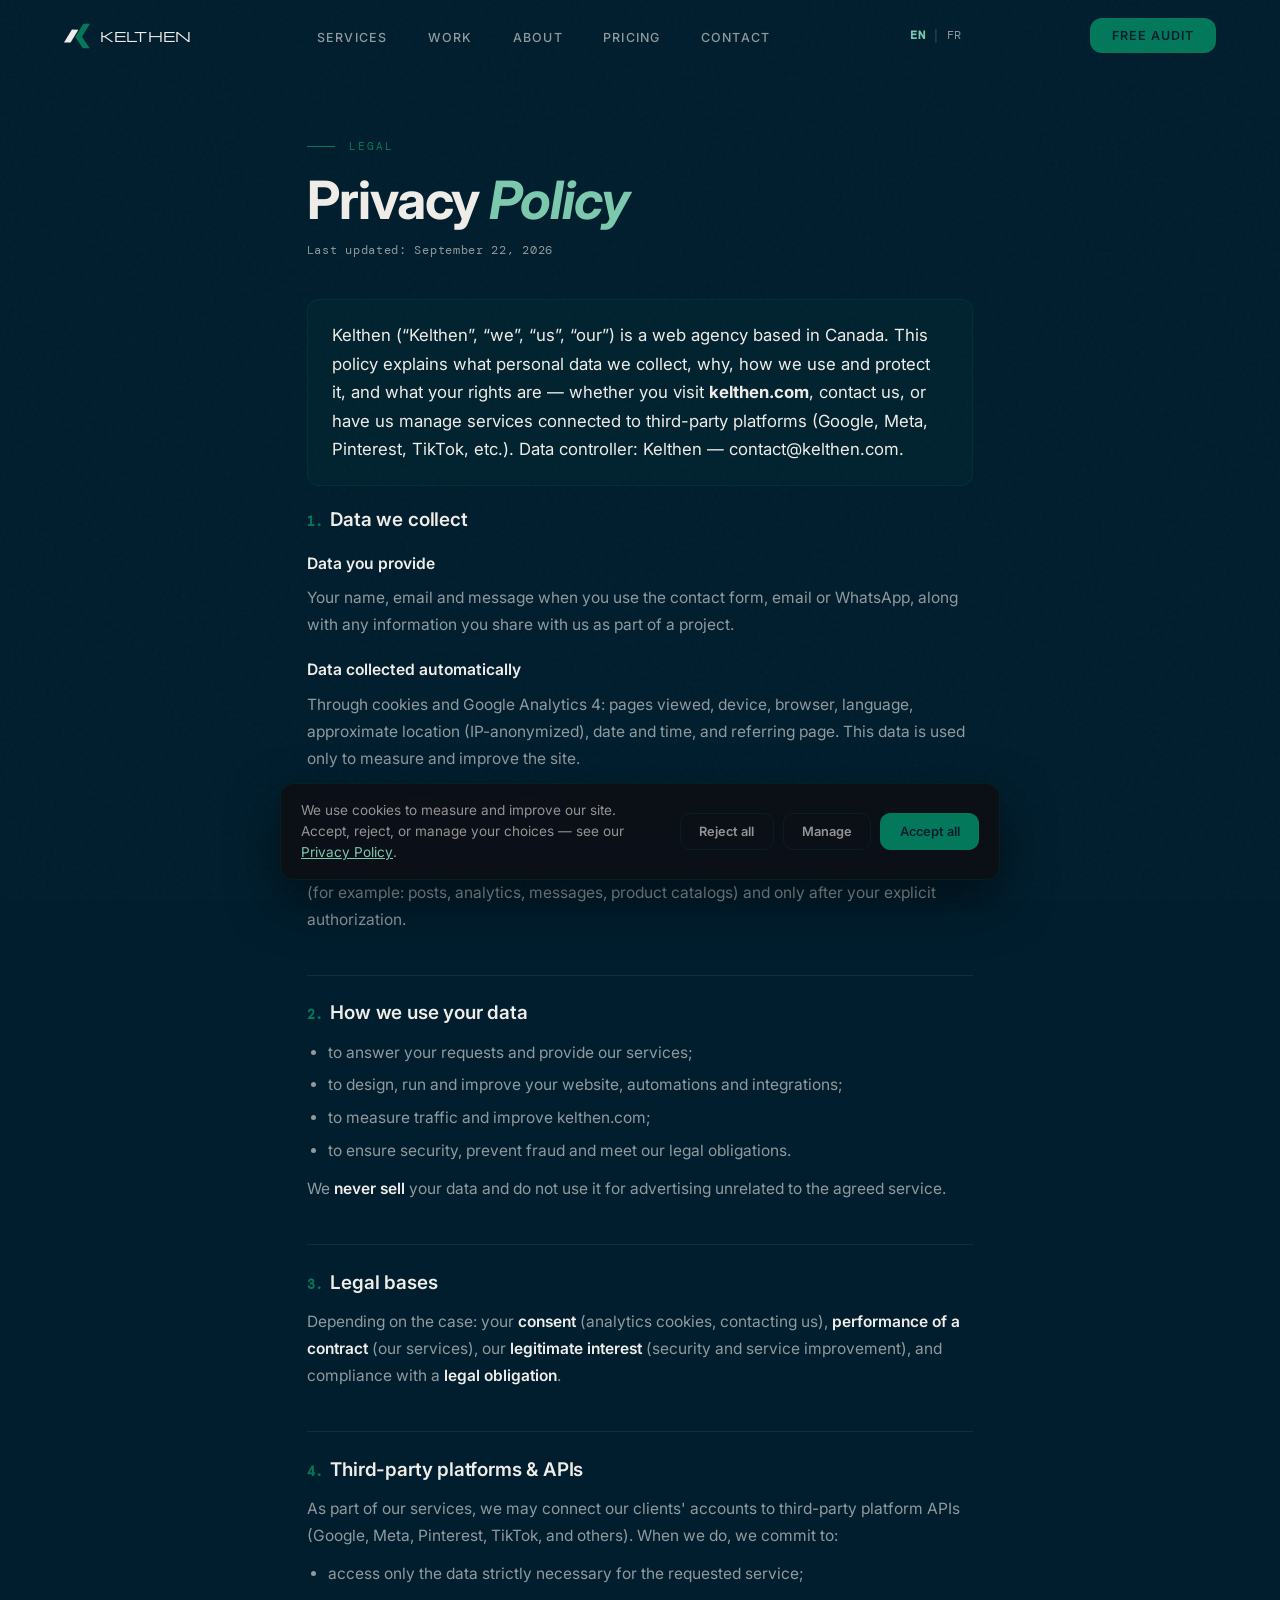
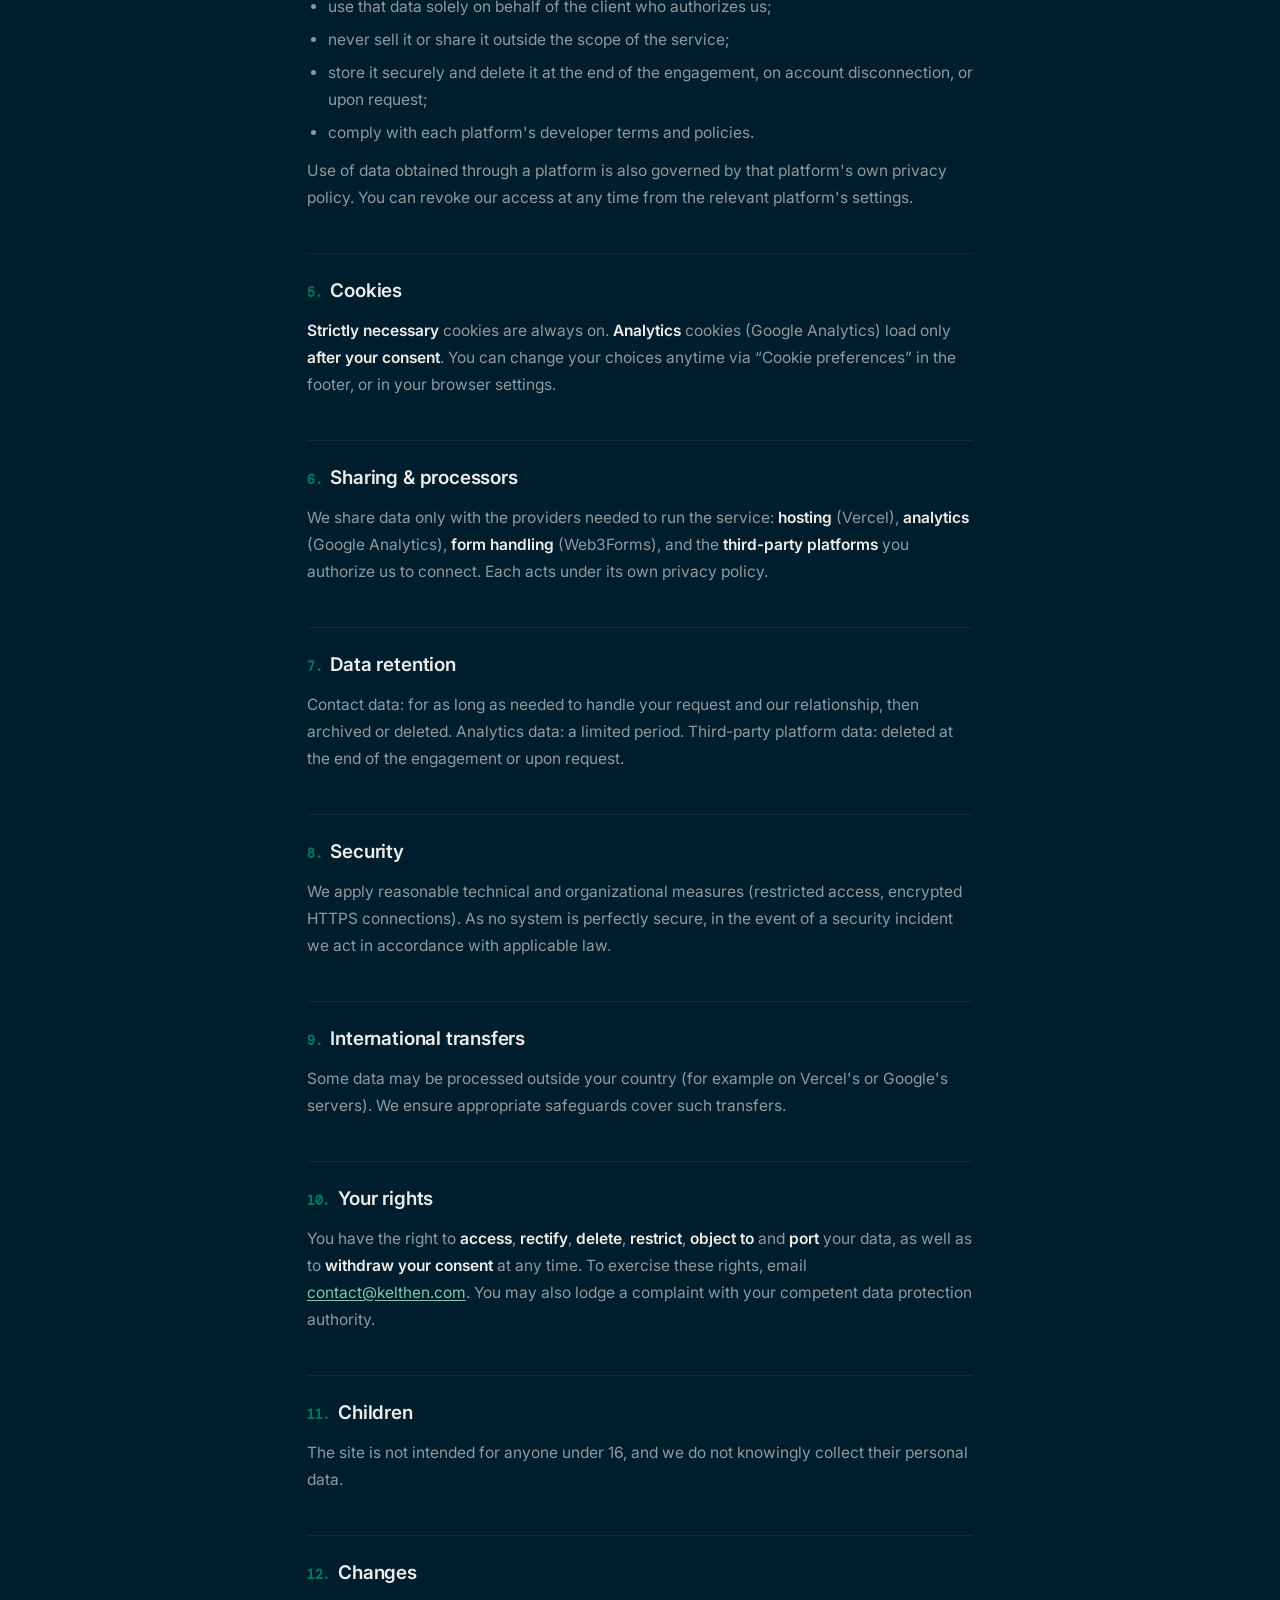
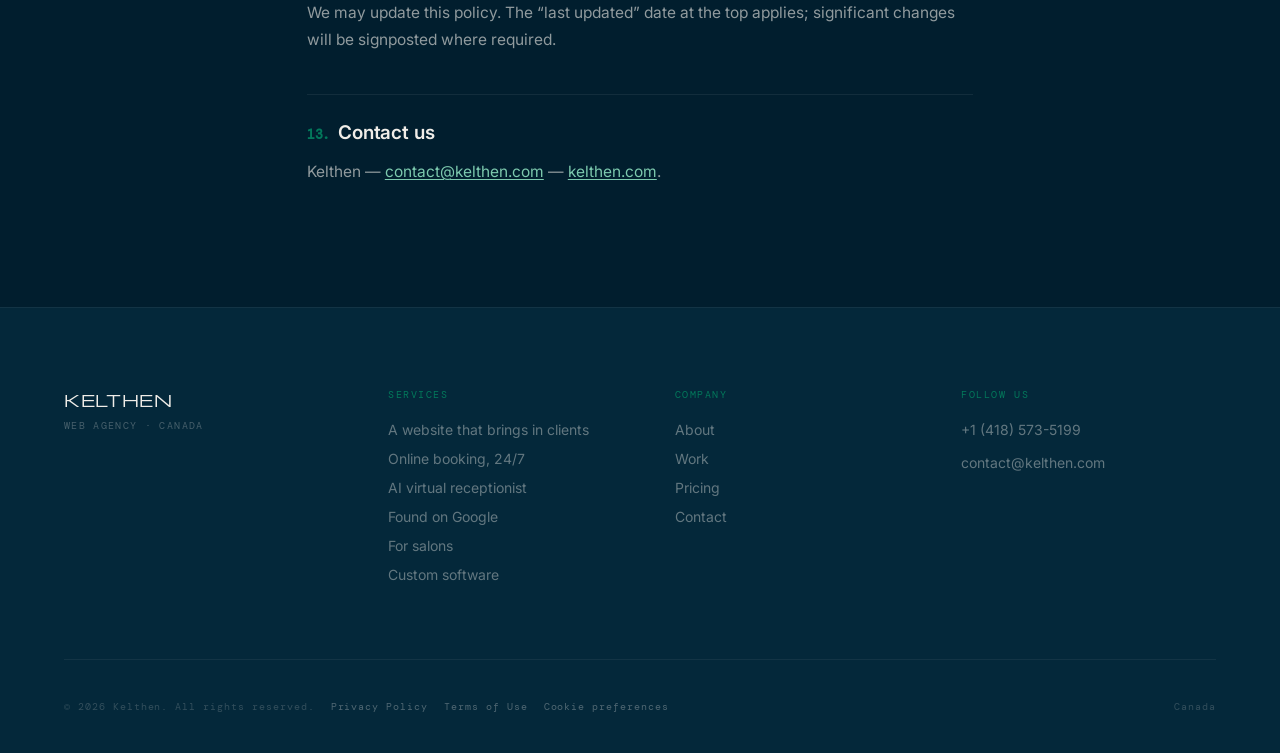
<file: privacy.html>
<!DOCTYPE html>
<html lang="en">
<head>
  <meta charset="UTF-8">
  <meta name="viewport" content="width=device-width, initial-scale=1.0">
  <meta name="description" content="Politique de confidentialité de Kelthen — quelles données nous collectons, comment nous les utilisons et protégeons, vos droits, cookies, et notre usage des API de plateformes tierces (Google, Meta, Pinterest, TikTok).">
  <meta name="robots" content="index, follow">
  <meta property="og:type" content="website">
  <meta property="og:url" content="https://www.kelthen.com/privacy.html">
  <meta property="og:title" content="Politique de confidentialité — Kelthen">
  <meta property="og:description" content="Comment Kelthen collecte, utilise et protège vos données personnelles. Cookies, droits, et usage des API tierces.">
  <meta property="og:image" content="https://www.kelthen.com/og-image.png">
  <meta name="referrer" content="strict-origin-when-cross-origin">
  <title data-i18n="meta.privacy.title">Politique de confidentialité — Kelthen</title>
  <link rel="canonical" href="https://www.kelthen.com/privacy.html">
  <link rel="icon" href="/favicon.ico" sizes="any">
  <link rel="icon" type="image/svg+xml" href="/favicon.svg">
  <link rel="icon" type="image/png" sizes="96x96" href="/favicon-96.png">
  <link rel="apple-touch-icon" href="/apple-touch-icon.png">

  <link rel="preconnect" href="https://fonts.googleapis.com">
  <link rel="preconnect" href="https://fonts.gstatic.com" crossorigin>
  <link href="https://fonts.googleapis.com/css2?family=Inter:wght@400;500;600;700;800&family=DM+Mono:wght@400;500&display=swap" rel="stylesheet">

  <link rel="stylesheet" href="assets/style.css">
</head>
<body>
  <!-- ═══ Nav ═══ -->
  <nav class="nav" id="nav" aria-label="Main navigation">
    <a href="index.html" class="nav-logo" aria-label="Kelthen — home">
      <svg class="nav-logo-mark" viewBox="0 0 258 242" aria-hidden="true" focusable="false"><path d="M65.3 185.8 L0 185.8 L78.4 56.9 L142.3 59 Z" fill="currentColor"></path><path d="M177.9 129 L254.3 242.2 L187.3 242.2 L145.8 180.6 L111.8 130.2 L143.9 78.6 L192.7 0 L258.1 0 Z" fill="#03785B"></path></svg>
      <span class="nav-logo-text">Kel<span>then</span></span>
    </a>
    <ul class="nav-links" role="list">
      <li><a href="index.html#services" data-i18n="nav.services">Services</a></li>
      <li><a href="work.html" data-i18n="nav.work">Réalisations</a></li>
      <li><a href="about.html" data-i18n="nav.about">À propos</a></li>
      <li><a href="pricing.html" data-i18n="nav.pricing">Tarifs</a></li>
      <li><a href="contact.html" data-i18n="nav.contact">Contact</a></li>
    </ul>
    <div class="lang-switch" role="group" aria-label="Langue">
      <button type="button" class="lang-btn" data-lang-btn="en">EN</button>
      <span class="lang-sep" aria-hidden="true">|</span>
      <button type="button" class="lang-btn" data-lang-btn="fr">FR</button>
    </div>
    <button class="nav-cta" id="navCta" type="button" data-track="audit" data-i18n="nav.cta">Audit gratuit</button>
    <button class="nav-hamburger" id="navHamburger" type="button" aria-label="Menu" aria-expanded="false" aria-controls="navMobile">
      <span></span><span></span><span></span>
    </button>
  </nav>

  <!-- Mobile nav overlay -->
  <div class="nav-mobile" id="navMobile" role="dialog" aria-label="Mobile navigation" aria-modal="true">
    <button class="nav-mobile-close" id="navMobileClose" type="button" aria-label="Fermer le menu">✕</button>
    <a href="index.html#services" class="nav-mobile-link" data-mobile-link data-i18n="nav.services">Services</a>
    <a href="work.html"     class="nav-mobile-link" data-mobile-link data-i18n="nav.work">Réalisations</a>
    <a href="about.html"    class="nav-mobile-link" data-mobile-link data-i18n="nav.about">À propos</a>
    <a href="pricing.html"  class="nav-mobile-link" data-mobile-link data-i18n="nav.pricing">Tarifs</a>
    <a href="contact.html"  class="nav-mobile-link" data-mobile-link data-i18n="nav.contact">Contact</a>
    <div class="lang-switch lang-switch-mobile" role="group" aria-label="Langue">
      <button type="button" class="lang-btn" data-lang-btn="en">EN</button>
      <span class="lang-sep" aria-hidden="true">|</span>
      <button type="button" class="lang-btn" data-lang-btn="fr">FR</button>
    </div>
    <button class="nav-mobile-cta" id="navMobileCta" type="button" data-track="audit" data-i18n="nav.cta">Audit gratuit</button>
  </div>

  <!-- ═══ Legal page ═══ -->
  <main class="legal-page">
    <header class="legal-head">
      <p class="section-label" data-i18n="legal.eyebrow">Mentions légales</p>
      <h1 class="legal-title" data-lang-block="fr">Politique de <em>confidentialité</em></h1>
      <h1 class="legal-title" data-lang-block="en" style="display:none">Privacy <em>Policy</em></h1>
      <p class="legal-updated"><span data-lang-block="fr">Dernière mise à jour&nbsp;: 22 septembre 2026</span><span data-lang-block="en" style="display:none">Last updated: September 22, 2026</span></p>
    </header>

    <!-- ══════ FRANÇAIS ══════ -->
    <div data-lang-block="fr">
      <p class="legal-intro">Kelthen (« Kelthen », « nous », « notre ») est une agence web basée au Canada. Cette politique explique quelles données personnelles nous collectons, pourquoi, comment nous les utilisons et les protégeons, et quels sont vos droits — que vous visitiez <strong>kelthen.com</strong>, que vous nous contactiez, ou que nous gérions pour vous des services connectés à des plateformes tierces (Google, Meta, Pinterest, TikTok, etc.). Responsable du traitement&nbsp;: Kelthen — <a href="mailto:contact@kelthen.com">contact@kelthen.com</a>.</p>

      <div class="legal-body">
        <h2><span class="num">1.</span>Données que nous collectons</h2>
        <h3>Données que vous nous fournissez</h3>
        <p>Votre nom, votre courriel et votre message lorsque vous utilisez le formulaire de contact, le courriel ou WhatsApp, ainsi que toute information que vous nous transmettez dans le cadre d'un projet.</p>
        <h3>Données collectées automatiquement</h3>
        <p>Via des cookies et Google&nbsp;Analytics&nbsp;4&nbsp;: pages consultées, appareil, navigateur, langue, localisation approximative (adresse IP anonymisée), date et heure, et page de provenance. Ces données servent uniquement à mesurer et améliorer le site.</p>
        <h3>Données de plateformes tierces (clients)</h3>
        <p>Lorsque vous nous mandatez pour gérer vos comptes ou intégrer des API (Google, Meta&nbsp;/&nbsp;Facebook&nbsp;/&nbsp;Instagram, Pinterest, TikTok…), nous accédons uniquement aux données strictement nécessaires à la prestation (par exemple&nbsp;: publications, statistiques, messages, catalogues produits) et seulement après votre autorisation explicite.</p>

        <h2><span class="num">2.</span>Comment nous utilisons vos données</h2>
        <ul>
          <li>répondre à vos demandes et fournir nos services&nbsp;;</li>
          <li>concevoir, exploiter et améliorer votre site, vos automatisations et vos intégrations&nbsp;;</li>
          <li>mesurer l'audience et améliorer kelthen.com&nbsp;;</li>
          <li>assurer la sécurité, prévenir la fraude et respecter nos obligations légales.</li>
        </ul>
        <p>Nous <strong>ne vendons jamais</strong> vos données et ne les utilisons pas à des fins publicitaires étrangères à la prestation convenue.</p>

        <h2><span class="num">3.</span>Bases légales du traitement</h2>
        <p>Selon le cas&nbsp;: votre <strong>consentement</strong> (cookies de mesure, prise de contact), l'<strong>exécution d'un contrat</strong> (nos prestations), notre <strong>intérêt légitime</strong> (sécurité et amélioration du service) et le respect d'une <strong>obligation légale</strong>.</p>

        <h2><span class="num">4.</span>Plateformes tierces &amp; API</h2>
        <p>Dans le cadre de nos prestations, nous pouvons connecter les comptes de nos clients aux API de plateformes tierces (Google, Meta, Pinterest, TikTok, et autres). Lorsque nous le faisons, nous nous engageons à&nbsp;:</p>
        <ul>
          <li>n'accéder qu'aux données strictement nécessaires à la prestation demandée&nbsp;;</li>
          <li>utiliser ces données uniquement pour le compte du client qui nous y autorise&nbsp;;</li>
          <li>ne jamais les revendre ni les partager en dehors du cadre de la prestation&nbsp;;</li>
          <li>les stocker de façon sécurisée et les supprimer à la fin de la prestation, à la déconnexion du compte, ou sur simple demande&nbsp;;</li>
          <li>respecter les conditions développeur et les politiques de chaque plateforme.</li>
        </ul>
        <p>L'utilisation des données obtenues via une plateforme est également régie par la politique de confidentialité de cette plateforme. Vous pouvez révoquer nos accès à tout moment depuis les réglages de la plateforme concernée.</p>

        <h2><span class="num">5.</span>Cookies</h2>
        <p>Les cookies <strong>strictement nécessaires</strong> au fonctionnement du site sont toujours actifs. Les cookies de <strong>mesure d'audience</strong> (Google Analytics) ne se chargent qu'<strong>après votre consentement</strong>. Vous pouvez modifier vos choix à tout moment via «&nbsp;Préférences cookies&nbsp;» en bas de page, ou dans les réglages de votre navigateur.</p>

        <h2><span class="num">6.</span>Partage &amp; sous-traitants</h2>
        <p>Nous partageons des données uniquement avec les prestataires nécessaires au fonctionnement du service&nbsp;: <strong>hébergement</strong> (Vercel), <strong>mesure d'audience</strong> (Google Analytics), <strong>traitement du formulaire</strong> (Web3Forms), et les <strong>plateformes tierces</strong> que vous nous autorisez à connecter. Chacun agit selon ses propres politiques de confidentialité.</p>

        <h2><span class="num">7.</span>Durée de conservation</h2>
        <p>Données de contact&nbsp;: le temps nécessaire au traitement de votre demande et à notre relation, puis archivées ou supprimées. Données d'analyse&nbsp;: durée limitée. Données de plateformes tierces&nbsp;: supprimées à la fin de la prestation ou sur demande.</p>

        <h2><span class="num">8.</span>Sécurité</h2>
        <p>Nous mettons en place des mesures techniques et organisationnelles raisonnables (accès restreint, connexions chiffrées HTTPS). Aucun système n'étant infaillible, en cas d'incident de sécurité nous agissons conformément à la loi applicable.</p>

        <h2><span class="num">9.</span>Transferts internationaux</h2>
        <p>Certaines données peuvent être traitées en dehors de votre pays (par exemple sur les serveurs de Vercel ou de Google). Nous veillons à ce que des garanties appropriées encadrent ces transferts.</p>

        <h2><span class="num">10.</span>Vos droits</h2>
        <p>Vous disposez d'un droit d'<strong>accès</strong>, de <strong>rectification</strong>, de <strong>suppression</strong>, de <strong>limitation</strong>, d'<strong>opposition</strong> et de <strong>portabilité</strong>, ainsi que du droit de <strong>retirer votre consentement</strong> à tout moment. Pour exercer ces droits, écrivez-nous à <a href="mailto:contact@kelthen.com">contact@kelthen.com</a>. Vous pouvez également saisir l'autorité de protection des données compétente.</p>

        <h2><span class="num">11.</span>Mineurs</h2>
        <p>Le site n'est pas destiné aux personnes de moins de 16&nbsp;ans et nous ne collectons pas sciemment leurs données personnelles.</p>

        <h2><span class="num">12.</span>Modifications</h2>
        <p>Nous pouvons mettre à jour cette politique. La date de «&nbsp;dernière mise à jour&nbsp;» en haut de page fait foi&nbsp;; les changements importants vous seront signalés lorsque c'est requis.</p>

        <h2><span class="num">13.</span>Nous contacter</h2>
        <p>Kelthen — <a href="mailto:contact@kelthen.com">contact@kelthen.com</a> — <a href="https://www.kelthen.com">kelthen.com</a>.</p>
      </div>
    </div>

    <!-- ══════ ENGLISH ══════ -->
    <div data-lang-block="en" style="display:none">
      <p class="legal-intro">Kelthen (“Kelthen”, “we”, “us”, “our”) is a web agency based in Canada. This policy explains what personal data we collect, why, how we use and protect it, and what your rights are — whether you visit <strong>kelthen.com</strong>, contact us, or have us manage services connected to third-party platforms (Google, Meta, Pinterest, TikTok, etc.). Data controller: Kelthen — <a href="mailto:contact@kelthen.com">contact@kelthen.com</a>.</p>

      <div class="legal-body">
        <h2><span class="num">1.</span>Data we collect</h2>
        <h3>Data you provide</h3>
        <p>Your name, email and message when you use the contact form, email or WhatsApp, along with any information you share with us as part of a project.</p>
        <h3>Data collected automatically</h3>
        <p>Through cookies and Google Analytics 4: pages viewed, device, browser, language, approximate location (IP-anonymized), date and time, and referring page. This data is used only to measure and improve the site.</p>
        <h3>Third-party platform data (clients)</h3>
        <p>When you engage us to manage your accounts or integrate APIs (Google, Meta / Facebook / Instagram, Pinterest, TikTok…), we access only the data strictly necessary for the service (for example: posts, analytics, messages, product catalogs) and only after your explicit authorization.</p>

        <h2><span class="num">2.</span>How we use your data</h2>
        <ul>
          <li>to answer your requests and provide our services;</li>
          <li>to design, run and improve your website, automations and integrations;</li>
          <li>to measure traffic and improve kelthen.com;</li>
          <li>to ensure security, prevent fraud and meet our legal obligations.</li>
        </ul>
        <p>We <strong>never sell</strong> your data and do not use it for advertising unrelated to the agreed service.</p>

        <h2><span class="num">3.</span>Legal bases</h2>
        <p>Depending on the case: your <strong>consent</strong> (analytics cookies, contacting us), <strong>performance of a contract</strong> (our services), our <strong>legitimate interest</strong> (security and service improvement), and compliance with a <strong>legal obligation</strong>.</p>

        <h2><span class="num">4.</span>Third-party platforms &amp; APIs</h2>
        <p>As part of our services, we may connect our clients' accounts to third-party platform APIs (Google, Meta, Pinterest, TikTok, and others). When we do, we commit to:</p>
        <ul>
          <li>access only the data strictly necessary for the requested service;</li>
          <li>use that data solely on behalf of the client who authorizes us;</li>
          <li>never sell it or share it outside the scope of the service;</li>
          <li>store it securely and delete it at the end of the engagement, on account disconnection, or upon request;</li>
          <li>comply with each platform's developer terms and policies.</li>
        </ul>
        <p>Use of data obtained through a platform is also governed by that platform's own privacy policy. You can revoke our access at any time from the relevant platform's settings.</p>

        <h2><span class="num">5.</span>Cookies</h2>
        <p><strong>Strictly necessary</strong> cookies are always on. <strong>Analytics</strong> cookies (Google Analytics) load only <strong>after your consent</strong>. You can change your choices anytime via “Cookie preferences” in the footer, or in your browser settings.</p>

        <h2><span class="num">6.</span>Sharing &amp; processors</h2>
        <p>We share data only with the providers needed to run the service: <strong>hosting</strong> (Vercel), <strong>analytics</strong> (Google Analytics), <strong>form handling</strong> (Web3Forms), and the <strong>third-party platforms</strong> you authorize us to connect. Each acts under its own privacy policy.</p>

        <h2><span class="num">7.</span>Data retention</h2>
        <p>Contact data: for as long as needed to handle your request and our relationship, then archived or deleted. Analytics data: a limited period. Third-party platform data: deleted at the end of the engagement or upon request.</p>

        <h2><span class="num">8.</span>Security</h2>
        <p>We apply reasonable technical and organizational measures (restricted access, encrypted HTTPS connections). As no system is perfectly secure, in the event of a security incident we act in accordance with applicable law.</p>

        <h2><span class="num">9.</span>International transfers</h2>
        <p>Some data may be processed outside your country (for example on Vercel's or Google's servers). We ensure appropriate safeguards cover such transfers.</p>

        <h2><span class="num">10.</span>Your rights</h2>
        <p>You have the right to <strong>access</strong>, <strong>rectify</strong>, <strong>delete</strong>, <strong>restrict</strong>, <strong>object to</strong> and <strong>port</strong> your data, as well as to <strong>withdraw your consent</strong> at any time. To exercise these rights, email <a href="mailto:contact@kelthen.com">contact@kelthen.com</a>. You may also lodge a complaint with your competent data protection authority.</p>

        <h2><span class="num">11.</span>Children</h2>
        <p>The site is not intended for anyone under 16, and we do not knowingly collect their personal data.</p>

        <h2><span class="num">12.</span>Changes</h2>
        <p>We may update this policy. The “last updated” date at the top applies; significant changes will be signposted where required.</p>

        <h2><span class="num">13.</span>Contact us</h2>
        <p>Kelthen — <a href="mailto:contact@kelthen.com">contact@kelthen.com</a> — <a href="https://www.kelthen.com">kelthen.com</a>.</p>
      </div>
    </div>
  </main>

  <!-- ═══ Footer ═══ -->
  <footer class="footer" role="contentinfo">
    <div class="footer-top">
      <div class="footer-brand">
        <div class="footer-logo">Kel<span>then</span></div>
        <div class="footer-tagline" data-i18n="footer.tagline">Agence web · Canada</div>
      </div>
      <nav class="footer-nav" aria-label="Footer navigation">
        <div class="footer-col">
          <div class="footer-col-title" data-i18n="footer.services">Services</div>
          <a href="index.html#services" data-i18n="svc1.name">Un site qui attire des clients</a>
          <a href="index.html#services" data-i18n="svc2.name">Réservation en ligne 24/7</a>
          <a href="index.html#services" data-i18n="svc3.name">Secrétaire virtuelle par IA</a>
          <a href="index.html#services" data-i18n="svc5.name">Visible sur Google</a>
          <a href="salons.html" data-i18n="footer.salons">Pour les salons</a>
          <a href="apps.html" data-i18n="footer.apps">Logiciels sur mesure</a>
        </div>
        <div class="footer-col">
          <div class="footer-col-title" data-i18n="footer.company">Entreprise</div>
          <a href="about.html" data-i18n="nav.about">À propos</a>
          <a href="work.html" data-i18n="nav.work">Réalisations</a>
          <a href="pricing.html" data-i18n="nav.pricing">Tarifs</a>
          <a href="contact.html" data-i18n="nav.contact">Contact</a>
        </div>
        <div class="footer-col">
          <div class="footer-col-title" data-i18n="footer.connect">Nous suivre</div>
          <a class="footer-phone" href="tel:+14185735199">+1 (418) 573-5199</a>
          <a class="footer-phone" href="mailto:contact@kelthen.com">contact@kelthen.com</a>
        </div>
      </nav>
    </div>
    <div class="footer-bottom">
      <div class="footer-legal">
        <span class="footer-copy" data-i18n="footer.copy">© 2026 Kelthen. Tous droits réservés.</span>
        <a class="footer-legal-link" href="/privacy.html" data-i18n="footer.privacy">Confidentialité</a>
        <a class="footer-legal-link" href="/terms.html" data-i18n="footer.terms">Conditions d'utilisation</a>
        <button class="footer-legal-link" type="button" id="cookiePrefsOpen" data-i18n="footer.cookies">Préférences cookies</button>
      </div>
      <span class="footer-flag" data-i18n="footer.flag">Canada</span>
    </div>
  </footer>

  <script src="assets/main.js"></script>
</body>
</html>
</file>
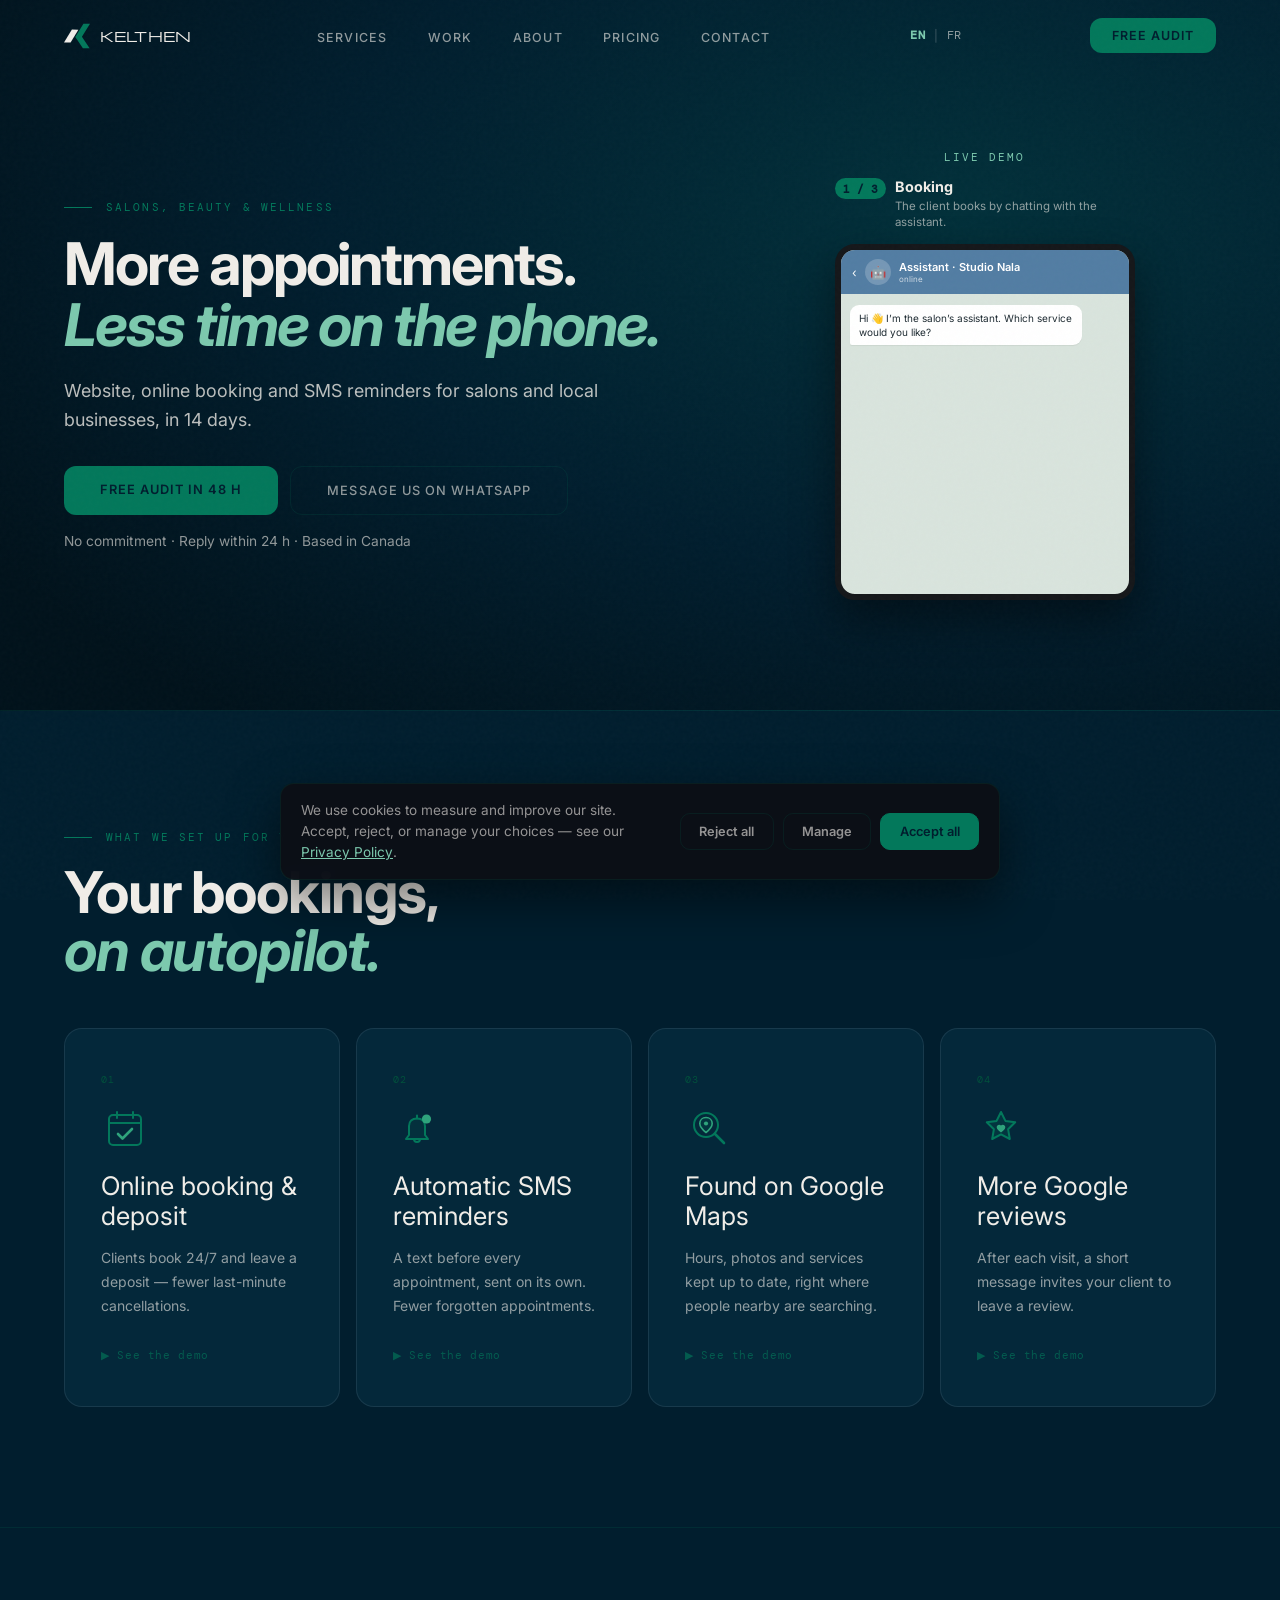
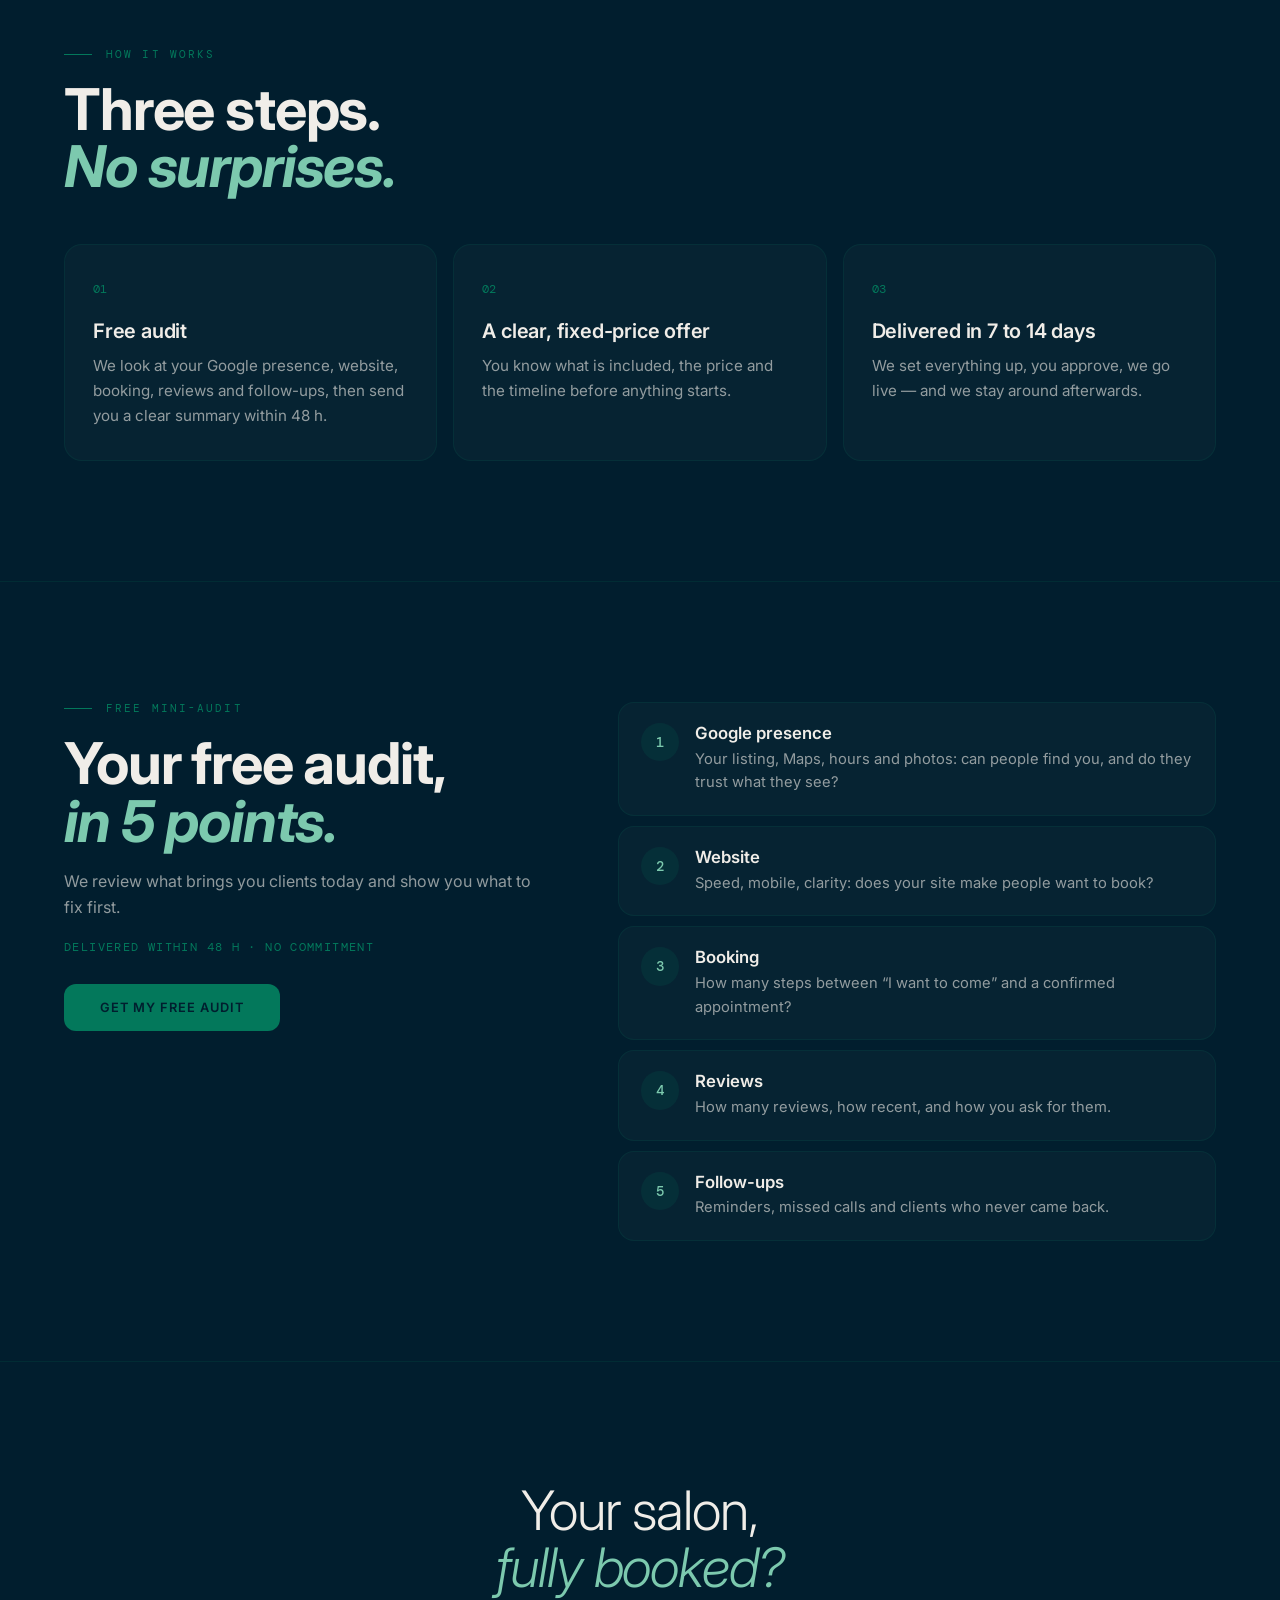
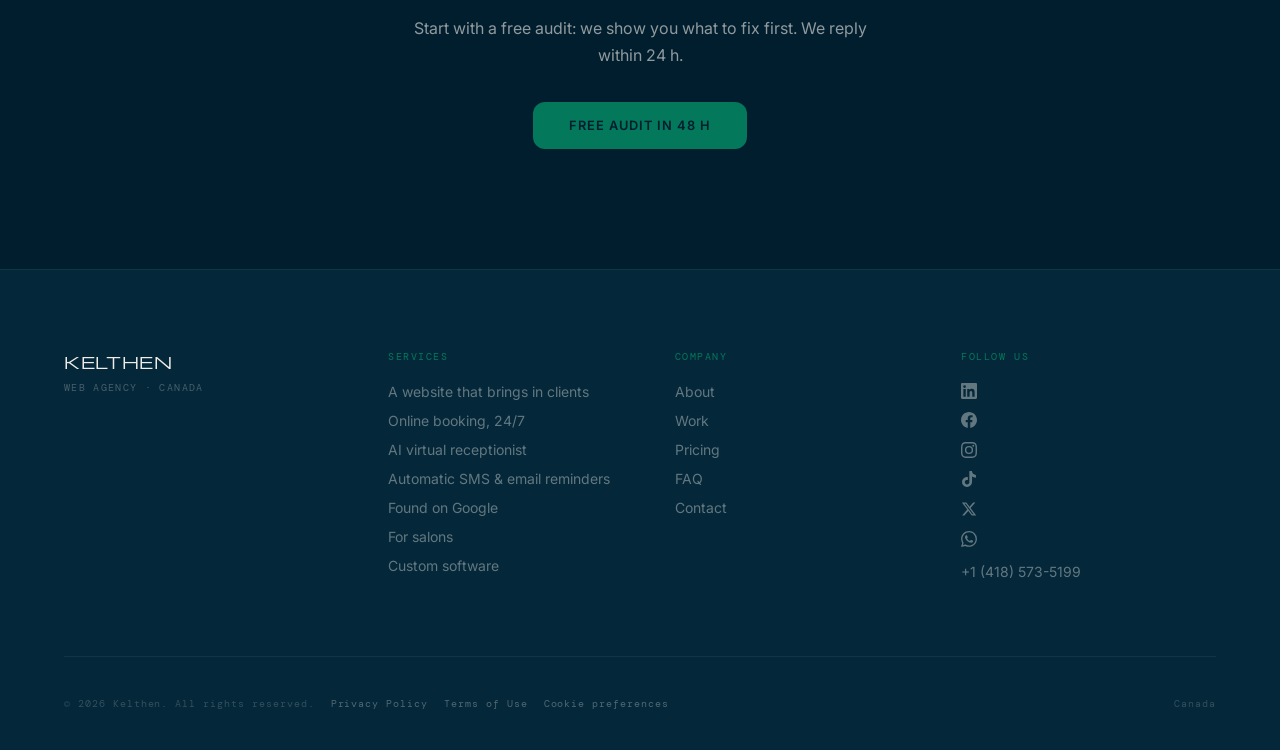
<file: salons.html>
<!DOCTYPE html>
<html lang="en">
<head>
  <meta charset="UTF-8">
  <meta name="viewport" content="width=device-width, initial-scale=1.0">
  <meta name="description" data-i18n-content="meta.salons.desc" content="Plus de rendez-vous, moins de téléphone : site, réservation en ligne avec acompte, rappels SMS, Google Maps et avis pour salons, instituts et bien-être. Livré en 14 jours. Audit gratuit.">
  <meta property="og:type"        content="website">
  <meta property="og:site_name"   content="Kelthen">
  <meta property="og:locale"      content="fr_CA">
  <meta property="og:locale:alternate" content="en_CA">
  <meta property="og:url"         content="https://www.kelthen.com/salons.html">
  <meta property="og:title"       content="Plus de rendez-vous. Moins de téléphone. — Kelthen pour les salons">
  <meta property="og:description" content="Site, réservation en ligne et rappels SMS pour salons et commerces locaux, en 14 jours. Audit gratuit en 48 h.">
  <meta property="og:image"       content="https://www.kelthen.com/og-image.png?v=2">
  <meta property="og:image:width"  content="1200">
  <meta property="og:image:height" content="630">
  <meta property="og:image:alt"    content="Kelthen">
  <meta name="twitter:card"       content="summary_large_image">
  <meta name="twitter:image"      content="https://www.kelthen.com/og-image.png?v=2">
  <meta name="twitter:title"      content="Plus de rendez-vous. Moins de téléphone. — Kelthen pour les salons">
  <meta name="twitter:description" content="Site, réservation en ligne et rappels SMS pour salons et commerces locaux, en 14 jours. Audit gratuit en 48 h.">
  <meta name="referrer" content="strict-origin-when-cross-origin">
  <title data-i18n="meta.salons.title">Site, réservation en ligne et rappels SMS pour salons | Kelthen</title>
  <link rel="canonical" href="https://www.kelthen.com/salons.html">
  <link rel="icon" href="/favicon.ico" sizes="any">
  <link rel="icon" type="image/svg+xml" href="/favicon.svg">
  <link rel="icon" type="image/png" sizes="96x96" href="/favicon-96.png">
  <link rel="apple-touch-icon" href="/apple-touch-icon.png">

  <link rel="preconnect" href="https://fonts.googleapis.com">
  <link rel="preconnect" href="https://fonts.gstatic.com" crossorigin>
  <link href="https://fonts.googleapis.com/css2?family=Inter:wght@400;500;600;700;800&family=DM+Mono:wght@400;500&display=swap" rel="stylesheet">

  <!-- Google Analytics (GA4) is loaded from assets/main.js ONLY after cookie consent -->

  <link rel="stylesheet" href="assets/style.css">
</head>
<body>
  <!-- ═══ Nav ═══ -->
  <nav class="nav" id="nav" aria-label="Main navigation">
    <a href="index.html" class="nav-logo" aria-label="Kelthen — home">
      <svg class="nav-logo-mark" viewBox="0 0 258 242" aria-hidden="true" focusable="false"><path d="M65.3 185.8 L0 185.8 L78.4 56.9 L142.3 59 Z" fill="currentColor"></path><path d="M177.9 129 L254.3 242.2 L187.3 242.2 L145.8 180.6 L111.8 130.2 L143.9 78.6 L192.7 0 L258.1 0 Z" fill="#03785B"></path></svg>
      <span class="nav-logo-text">Kel<span>then</span></span>
    </a>

    <ul class="nav-links" role="list">
      <li><a href="index.html#services" data-i18n="nav.services">Services</a></li>
      <li><a href="work.html" data-i18n="nav.work">Réalisations</a></li>
      <li><a href="about.html" data-i18n="nav.about">À propos</a></li>
      <li><a href="pricing.html" data-i18n="nav.pricing">Tarifs</a></li>
      <li><a href="contact.html" data-i18n="nav.contact">Contact</a></li>
    </ul>

    <div class="lang-switch" role="group" aria-label="Langue">
      <button type="button" class="lang-btn" data-lang-btn="en">EN</button>
      <span class="lang-sep" aria-hidden="true">|</span>
      <button type="button" class="lang-btn" data-lang-btn="fr">FR</button>
    </div>
    <button class="nav-cta" id="navCta" type="button" data-track="audit" data-i18n="nav.cta">Audit gratuit</button>
    <button class="nav-hamburger" id="navHamburger" type="button" aria-label="Menu" aria-expanded="false" aria-controls="navMobile">
      <span></span>
      <span></span>
      <span></span>
    </button>
  </nav>

  <!-- Mobile nav overlay -->
  <div class="nav-mobile" id="navMobile" role="dialog" aria-label="Mobile navigation" aria-modal="true">
    <button class="nav-mobile-close" id="navMobileClose" type="button" aria-label="Fermer le menu">✕</button>
    <a href="index.html#services" class="nav-mobile-link" data-mobile-link data-i18n="nav.services">Services</a>
    <a href="work.html"     class="nav-mobile-link" data-mobile-link data-i18n="nav.work">Réalisations</a>
    <a href="about.html"    class="nav-mobile-link" data-mobile-link data-i18n="nav.about">À propos</a>
    <a href="pricing.html"  class="nav-mobile-link" data-mobile-link data-i18n="nav.pricing">Tarifs</a>
    <a href="contact.html"  class="nav-mobile-link" data-mobile-link data-i18n="nav.contact">Contact</a>
    <div class="lang-switch lang-switch-mobile" role="group" aria-label="Langue">
      <button type="button" class="lang-btn" data-lang-btn="en">EN</button>
      <span class="lang-sep" aria-hidden="true">|</span>
      <button type="button" class="lang-btn" data-lang-btn="fr">FR</button>
    </div>
    <button class="nav-mobile-cta" id="navMobileCta" type="button" data-track="audit" data-i18n="nav.cta">Audit gratuit</button>
  </div>

  <!-- ═══ Hero salons ═══ -->
  <section class="lp-hero" aria-labelledby="lpTitle" data-track-loc="hero">
    <div class="lp-hero-inner">
      <div class="lp-hero-copy">
        <p class="section-label" data-i18n="sl.eyebrow">Salons, instituts &amp; bien-être</p>
        <h1 class="lp-title" id="lpTitle" data-i18n="sl.title" data-i18n-html>Plus de rendez‑vous.<br><em>Moins de téléphone.</em></h1>
        <p class="lp-sub" data-i18n="sl.sub">Site, réservation en ligne et rappels SMS pour salons et commerces locaux, en 14 jours.</p>
        <div class="lp-ctas">
          <a href="contact.html#audit" class="btn-primary" data-i18n="lp.cta">Audit gratuit en 48 h</a>
          <a href="https://wa.me/14185735199" class="btn-ghost" data-wa target="_blank" rel="noopener noreferrer" data-i18n="lp.wa">Écrire sur WhatsApp</a>
        </div>
        <p class="lp-trust" data-i18n="lp.trust">Sans engagement · Réponse en 24 h · Basé au Canada</p>
      </div>
      <div class="lp-hero-demo">
        <p class="lp-demo-tag" data-i18n="sl.demo">Démo en direct</p>
        <div id="lpSim" aria-hidden="true"></div>
      </div>
    </div>
  </section>

  <!-- ═══ Ce qu'on met en place (cliquer = démo animée) ═══ -->
  <section id="salon-services" class="k-sec" aria-labelledby="slBTitle">
    <div class="k-sec-head">
      <p class="section-label" data-i18n="sl.b.label">Ce qu’on met en place pour votre salon</p>
      <h2 class="section-title" id="slBTitle" data-i18n="sl.b.title" data-i18n-html>Vos réservations,<br><em>en pilote automatique.</em></h2>
    </div>
    <div class="services-grid lp-grid">
      <div class="service-card" data-demo="booking" role="button" tabindex="0" aria-haspopup="dialog">
        <div class="service-num">01</div>
        <span class="service-illus" aria-hidden="true"><svg viewBox="0 0 48 48" fill="none"><rect x="8" y="11" width="32" height="30" rx="4" stroke="#03785B" stroke-width="2"/><path d="M8 19 H40" stroke="#03785B" stroke-width="2"/><path d="M16 8 V14 M32 8 V14" stroke="#03785B" stroke-width="2" stroke-linecap="round"/><path d="M17 30 L21.5 34.5 L31 25" stroke="#2FA37C" stroke-width="2.6" stroke-linecap="round" stroke-linejoin="round"/></svg></span>
        <h3 class="service-name" data-i18n="sl.b1n">Réservation en ligne &amp; acompte</h3>
        <p class="service-desc" data-i18n="sl.b1d">Vos clientes réservent 24 h/24 et laissent un acompte — moins d’annulations de dernière minute.</p>
      </div>
      <div class="service-card" data-demo="reminders" role="button" tabindex="0" aria-haspopup="dialog">
        <div class="service-num">02</div>
        <span class="service-illus" aria-hidden="true"><svg viewBox="0 0 48 48" fill="none"><path d="M16 31 V22 C 16 17.5 19 14.5 24 14.5 C 29 14.5 32 17.5 32 22 V31 L35 35 H13 Z" fill="rgba(3, 120, 91,0.10)" stroke="#03785B" stroke-width="2" stroke-linejoin="round"/><path d="M21 35 a3 3 0 0 0 6 0" stroke="#03785B" stroke-width="2" stroke-linecap="round"/><path d="M24 11.5 V14.5" stroke="#03785B" stroke-width="2" stroke-linecap="round"/><circle cx="33.5" cy="15" r="4.6" fill="#2FA37C"/></svg></span>
        <h3 class="service-name" data-i18n="sl.b2n">Rappels SMS automatiques</h3>
        <p class="service-desc" data-i18n="sl.b2d">Un texto avant chaque rendez-vous, envoyé tout seul. Moins de rendez-vous oubliés.</p>
      </div>
      <div class="service-card" data-demo="google" role="button" tabindex="0" aria-haspopup="dialog">
        <div class="service-num">03</div>
        <span class="service-illus" aria-hidden="true"><svg viewBox="0 0 48 48" fill="none"><circle cx="21" cy="21" r="12" stroke="#03785B" stroke-width="2"/><path d="M30 30 L39 39" stroke="#03785B" stroke-width="2.6" stroke-linecap="round"/><path d="M21 13.5 C 17.4 13.5 14.8 16.1 14.8 19.6 C 14.8 23.8 21 28.5 21 28.5 C 21 28.5 27.2 23.8 27.2 19.6 C 27.2 16.1 24.6 13.5 21 13.5 Z" fill="rgba(3, 120, 91,0.16)" stroke="#2FA37C" stroke-width="1.6" stroke-linejoin="round"/><circle cx="21" cy="19.5" r="2.1" fill="#2FA37C"/></svg></span>
        <h3 class="service-name" data-i18n="sl.b3n">Visible sur Google Maps</h3>
        <p class="service-desc" data-i18n="sl.b3d">Horaires, photos et services à jour, là où les gens du quartier vous cherchent.</p>
      </div>
      <div class="service-card" data-demo="reviews" role="button" tabindex="0" aria-haspopup="dialog">
        <div class="service-num">04</div>
        <span class="service-illus" aria-hidden="true"><svg viewBox="0 0 48 48" fill="none"><path d="M24 8 l4.4 8.9 9.8 1.4 -7.1 6.9 1.7 9.8 -8.8 -4.6 -8.8 4.6 1.7 -9.8 -7.1 -6.9 9.8 -1.4 Z" fill="rgba(3, 120, 91,0.16)" stroke="#03785B" stroke-width="2" stroke-linejoin="round"/><path d="M24 21.5 C 22.4 19.8 19.7 20.9 19.7 23.2 C 19.7 25.2 22 26.9 24 28.4 C 26 26.9 28.3 25.2 28.3 23.2 C 28.3 20.9 25.6 19.8 24 21.5 Z" fill="#2FA37C"/></svg></span>
        <h3 class="service-name" data-i18n="sl.b4n">Plus d’avis Google</h3>
        <p class="service-desc" data-i18n="sl.b4d">Après chaque visite, un petit message invite votre cliente à laisser un avis.</p>
      </div>
    </div>
  </section>

  <!-- ═══ Comment ça marche (remplace l'ancien bloc de statistiques) ═══ -->
  <section id="how" class="k-sec" aria-labelledby="howTitle">
    <div class="k-sec-head">
      <p class="section-label" data-i18n="how.label">Comment ça marche</p>
      <h2 class="section-title" id="howTitle" data-i18n="how.title" data-i18n-html>Trois étapes.<br><em>Aucune surprise.</em></h2>
    </div>
    <ol class="how-steps" role="list">
      <li class="how-step"><span class="how-num">01</span><h3 data-i18n="how.s1n">Audit gratuit</h3><p data-i18n="how.s1d">On regarde votre présence Google, votre site, vos réservations, vos avis et vos relances, puis on vous envoie un résumé clair sous 48 h.</p></li>
      <li class="how-step"><span class="how-num">02</span><h3 data-i18n="how.s2n">Une offre claire, à prix fixe</h3><p data-i18n="how.s2d">Vous savez ce qui est inclus, le prix et le délai avant que quoi que ce soit commence.</p></li>
      <li class="how-step"><span class="how-num">03</span><h3 data-i18n="how.s3n">Livraison en 7 à 14 jours</h3><p data-i18n="how.s3d">On installe tout, vous validez, on met en ligne — et on reste là ensuite.</p></li>
    </ol>
  </section>

  <!-- ═══ Audit gratuit en 5 points ═══ -->
  <section id="audit-block" class="k-sec" aria-labelledby="auditTitle">
    <div class="audit-wrap">
      <div class="audit-intro">
        <p class="section-label" data-i18n="audit.label">Mini-audit gratuit</p>
        <h2 class="section-title" id="auditTitle" data-i18n="audit.title" data-i18n-html>Votre audit gratuit,<br><em>en 5 points.</em></h2>
        <p class="k-sub" data-i18n="audit.sub">On passe en revue ce qui vous amène des clients aujourd’hui et on vous montre quoi corriger en premier.</p>
        <p class="audit-meta" data-i18n="audit.meta">Livré sous 48 h · Sans engagement</p>
        <a href="contact.html#audit" class="btn-primary" data-i18n="audit.cta">Demander mon audit gratuit</a>
      </div>
      <ol class="audit-points" role="list">
        <li><span class="audit-n" aria-hidden="true">1</span><div><h3 data-i18n="audit.p1n">Présence Google</h3><p data-i18n="audit.p1d">Votre fiche, Maps, vos horaires et vos photos : est-ce qu’on vous trouve, et est-ce qu’on vous fait confiance ?</p></div></li>
        <li><span class="audit-n" aria-hidden="true">2</span><div><h3 data-i18n="audit.p2n">Site web</h3><p data-i18n="audit.p2d">Vitesse, mobile, clarté : votre site donne-t-il envie de réserver ?</p></div></li>
        <li><span class="audit-n" aria-hidden="true">3</span><div><h3 data-i18n="audit.p3n">Réservation</h3><p data-i18n="audit.p3d">Combien d’étapes entre « j’ai envie de venir » et un rendez-vous confirmé ?</p></div></li>
        <li><span class="audit-n" aria-hidden="true">4</span><div><h3 data-i18n="audit.p4n">Avis</h3><p data-i18n="audit.p4d">Combien d’avis, de quand, et comment vous les demandez.</p></div></li>
        <li><span class="audit-n" aria-hidden="true">5</span><div><h3 data-i18n="audit.p5n">Relances</h3><p data-i18n="audit.p5d">Rappels, appels manqués et clients qui ne sont jamais revenus.</p></div></li>
      </ol>
    </div>
  </section>

  <!-- ═══ Offre pilote — disparaît seule après OFFER_END (assets/main.js) ═══
       [À REMPLIR : vérifier que ces textes sont identiques à ceux du courriel envoyé aux prospects] -->
  <section id="pilot" class="k-sec" data-offer aria-labelledby="pilotTitle">
    <div class="pilot-card">
      <div class="pilot-copy">
        <p class="section-label" data-i18n="pilot.label">Offre pilote</p>
        <h2 class="section-title" id="pilotTitle" data-i18n="pilot.title" data-i18n-html>Offre pilote :<br><em>3 places ce mois-ci.</em></h2>
        <p class="k-sub" data-i18n="pilot.sub">Pour les entreprises qui veulent démarrer maintenant.</p>
      </div>
      <div class="pilot-side">
        <ul class="pilot-list" role="list">
          <li data-i18n="pilot.i1">30 % de rabais sur l’installation</li>
          <li data-i18n="pilot.i2">Premier mois de suivi offert</li>
          <li data-i18n="pilot.i3">Limité à 3 places</li>
        </ul>
        <p class="pilot-end"><span data-i18n="pilot.ends">Fin de l’offre :</span> <strong data-offer-end>12 novembre 2026</strong></p>
        <a href="contact.html#audit" class="btn-primary" data-i18n="pilot.cta">Réserver mon audit gratuit</a>
      </div>
    </div>
  </section>

  <!-- ═══ Closing CTA ═══ -->
  <section id="home-cta" aria-labelledby="slCtaTitle">
    <h2 class="home-cta-title" id="slCtaTitle" data-i18n="sl.cta.title" data-i18n-html>Votre salon,<br><em>complet ?</em></h2>
    <p class="home-cta-sub" data-i18n="sl.cta.sub">Commencez par un audit gratuit : on vous montre quoi corriger en premier. Réponse en 24 h.</p>
    <a href="contact.html#audit" class="btn-primary" data-i18n="lp.cta">Audit gratuit en 48 h</a>
  </section>

  <!-- ═══ Footer ═══ -->
  <footer class="footer" role="contentinfo">
    <div class="footer-top">
      <div class="footer-brand">
        <div class="footer-logo">Kel<span>then</span></div>
        <div class="footer-tagline" data-i18n="footer.tagline">Agence web · Canada</div>
      </div>
      <nav class="footer-nav" aria-label="Footer navigation">
        <div class="footer-col">
          <div class="footer-col-title" data-i18n="footer.services">Services</div>
          <a href="index.html#services" data-i18n="svc1.name">Un site qui attire des clients</a>
          <a href="index.html#services" data-i18n="svc2.name">Réservation en ligne 24/7</a>
          <a href="index.html#services" data-i18n="svc3.name">Secrétaire virtuelle par IA</a>
          <a href="index.html#services" data-i18n="svc4.name">Rappels automatiques SMS &amp; e-mail</a>
          <a href="index.html#services" data-i18n="svc5.name">Visible sur Google</a>
          <a href="salons.html" data-i18n="footer.salons">Pour les salons</a>
          <a href="apps.html" data-i18n="footer.apps">Logiciels sur mesure</a>
        </div>
        <div class="footer-col">
          <div class="footer-col-title" data-i18n="footer.company">Entreprise</div>
          <a href="about.html" data-i18n="nav.about">À propos</a>
          <a href="work.html" data-i18n="nav.work">Réalisations</a>
          <a href="pricing.html" data-i18n="nav.pricing">Tarifs</a>
          <a href="pricing.html#faq" data-i18n="footer.faq">FAQ</a>
          <a href="contact.html" data-i18n="nav.contact">Contact</a>
        </div>
        <div class="footer-col">
          <div class="footer-col-title" data-i18n="footer.connect">Nous suivre</div>
          <div class="footer-social">
            <a href="#" aria-label="LinkedIn" target="_blank" rel="noopener noreferrer">
              <svg viewBox="0 0 24 24" xmlns="http://www.w3.org/2000/svg"><path d="M20.447 20.452h-3.554v-5.569c0-1.328-.027-3.037-1.852-3.037-1.853 0-2.136 1.445-2.136 2.939v5.667H9.351V9h3.414v1.561h.046c.477-.9 1.637-1.85 3.37-1.85 3.601 0 4.267 2.37 4.267 5.455v6.286zM5.337 7.433a2.062 2.062 0 0 1-2.063-2.065 2.064 2.064 0 1 1 2.063 2.065zm1.782 13.019H3.555V9h3.564v11.452zM22.225 0H1.771C.792 0 0 .774 0 1.729v20.542C0 23.227.792 24 1.771 24h20.451C23.2 24 24 23.227 24 22.271V1.729C24 .774 23.2 0 22.222 0h.003z"/></svg>
            </a>
            <a href="https://www.facebook.com/profile.php?id=61592897990111" aria-label="Facebook" target="_blank" rel="noopener noreferrer">
              <svg viewBox="0 0 24 24" xmlns="http://www.w3.org/2000/svg"><path d="M24 12.073c0-6.627-5.373-12-12-12s-12 5.373-12 12c0 5.99 4.388 10.954 10.125 11.854v-8.385H7.078v-3.47h3.047V9.43c0-3.007 1.792-4.669 4.533-4.669 1.312 0 2.686.235 2.686.235v2.953H15.83c-1.491 0-1.956.925-1.956 1.874v2.25h3.328l-.532 3.47h-2.796v8.385C19.612 23.027 24 18.062 24 12.073z"/></svg>
            </a>
            <a href="https://www.instagram.com/keltheninc" aria-label="Instagram" target="_blank" rel="noopener noreferrer">
              <svg viewBox="0 0 24 24" xmlns="http://www.w3.org/2000/svg"><path d="M12 2.163c3.204 0 3.584.012 4.85.07 3.252.148 4.771 1.691 4.919 4.919.058 1.265.069 1.645.069 4.849 0 3.205-.012 3.584-.069 4.849-.149 3.225-1.664 4.771-4.919 4.919-1.266.058-1.644.07-4.85.07-3.204 0-3.584-.012-4.849-.07-3.26-.149-4.771-1.699-4.919-4.92-.058-1.265-.07-1.644-.07-4.849 0-3.204.013-3.583.07-4.849.149-3.227 1.664-4.771 4.919-4.919 1.266-.057 1.645-.069 4.849-.069zm0-2.163c-3.259 0-3.667.014-4.947.072-4.358.2-6.78 2.618-6.98 6.98-.059 1.281-.073 1.689-.073 4.948 0 3.259.014 3.668.072 4.948.2 4.358 2.618 6.78 6.98 6.98 1.281.058 1.689.072 4.948.072 3.259 0 3.668-.014 4.948-.072 4.354-.2 6.782-2.618 6.979-6.98.059-1.28.073-1.689.073-4.948 0-3.259-.014-3.667-.072-4.947-.196-4.354-2.617-6.78-6.979-6.98-1.281-.059-1.69-.073-4.949-.073zm0 5.838a6.162 6.162 0 1 0 0 12.324 6.162 6.162 0 0 0 0-12.324zM12 16a4 4 0 1 1 0-8 4 4 0 0 1 0 8zm6.406-11.845a1.44 1.44 0 1 0 0 2.881 1.44 1.44 0 0 0 0-2.881z"/></svg>
            </a>
            <a href="https://www.tiktok.com/@keltheninc" aria-label="TikTok" target="_blank" rel="noopener noreferrer">
              <svg viewBox="0 0 24 24" xmlns="http://www.w3.org/2000/svg"><path d="M12.525.02c1.31-.02 2.61-.01 3.91-.02.08 1.53.63 3.09 1.75 4.17 1.12 1.11 2.7 1.62 4.24 1.79v4.03c-1.44-.05-2.89-.35-4.2-.97-.57-.26-1.1-.59-1.62-.93-.01 2.92.01 5.84-.02 8.75-.08 1.4-.54 2.79-1.35 3.94-1.31 1.92-3.58 3.17-5.91 3.21-1.43.08-2.86-.31-4.08-1.03-2.02-1.19-3.44-3.37-3.65-5.71-.02-.5-.03-1-.01-1.49.18-1.9 1.12-3.72 2.58-4.96 1.66-1.44 3.98-2.13 6.15-1.72.02 1.48-.04 2.96-.04 4.44-.99-.32-2.15-.23-3.02.37-.63.41-1.11 1.04-1.36 1.75-.21.51-.15 1.07-.14 1.61.24 1.64 1.82 3.02 3.5 2.87 1.12-.01 2.19-.66 2.77-1.61.19-.33.4-.67.41-1.06.1-1.79.06-3.57.07-5.36.01-4.03-.01-8.05.02-12.07z"/></svg>
            </a>
            <a href="https://x.com/KelthenGroup" aria-label="X (Twitter)" target="_blank" rel="noopener noreferrer">
              <svg viewBox="0 0 24 24" xmlns="http://www.w3.org/2000/svg"><path d="M18.244 2.25h3.308l-7.227 8.26 8.502 11.24H16.17l-5.214-6.817L4.99 21.75H1.68l7.73-8.835L1.254 2.25H8.08l4.713 6.231zm-1.161 17.52h1.833L7.084 4.126H5.117z"/></svg>
            </a>
            <a href="https://wa.me/14185735199" aria-label="WhatsApp" target="_blank" rel="noopener noreferrer">
              <svg viewBox="0 0 24 24" xmlns="http://www.w3.org/2000/svg"><path d="M17.472 14.382c-.297-.149-1.758-.867-2.03-.967-.273-.099-.471-.148-.67.15-.197.297-.767.966-.94 1.164-.173.199-.347.223-.644.075-.297-.15-1.255-.463-2.39-1.475-.883-.788-1.48-1.761-1.653-2.059-.173-.297-.018-.458.13-.606.134-.133.298-.347.446-.52.149-.174.198-.298.298-.497.099-.198.05-.371-.025-.52-.075-.149-.669-1.612-.916-2.207-.242-.579-.487-.5-.669-.51-.173-.008-.371-.01-.57-.01-.198 0-.52.074-.792.372-.272.297-1.04 1.016-1.04 2.479 0 1.462 1.065 2.875 1.213 3.074.149.198 2.096 3.2 5.077 4.487.709.306 1.262.489 1.694.625.712.227 1.36.195 1.871.118.571-.085 1.758-.719 2.006-1.413.248-.694.248-1.289.173-1.413-.074-.124-.272-.198-.57-.347m-5.421 7.403h-.004a9.87 9.87 0 0 1-5.031-1.378l-.361-.214-3.741.982.998-3.648-.235-.374a9.86 9.86 0 0 1-1.51-5.26c.001-5.45 4.436-9.884 9.888-9.884 2.64 0 5.122 1.03 6.988 2.898a9.825 9.825 0 0 1 2.893 6.994c-.003 5.45-4.437 9.884-9.885 9.884m8.413-18.297A11.815 11.815 0 0 0 12.05 0C5.495 0 .16 5.335.157 11.892c0 2.096.547 4.142 1.588 5.945L.057 24l6.305-1.654a11.882 11.882 0 0 0 5.683 1.448h.005c6.554 0 11.89-5.335 11.893-11.893a11.821 11.821 0 0 0-3.48-8.413z"/></svg>
            </a>
          </div>
          <a class="footer-phone" href="tel:+14185735199">+1 (418) 573-5199</a>
        </div>
      </nav>
    </div>
    <div class="footer-bottom">
      <div class="footer-legal">
        <span class="footer-copy" data-i18n="footer.copy">© 2026 Kelthen. Tous droits réservés.</span>
        <a class="footer-legal-link" href="/privacy.html" data-i18n="footer.privacy">Confidentialité</a>
        <a class="footer-legal-link" href="/terms.html" data-i18n="footer.terms">Conditions d'utilisation</a>
        <button class="footer-legal-link" type="button" id="cookiePrefsOpen" data-i18n="footer.cookies">Préférences cookies</button>
      </div>
      <span class="footer-flag" data-i18n="footer.flag">Canada</span>
    </div>
  </footer>

  <!-- ═══ Service demo modal ═══ -->
  <div class="pm-overlay demo-overlay" id="demoModal" role="dialog" aria-modal="true" aria-labelledby="demoTitle">
    <div class="pm-dialog demo-dialog">
      <button class="pm-close" id="demoClose" type="button" aria-label="Fermer">✕</button>
      <p class="pm-eyebrow" data-i18n="demo.eyebrow">Démo en direct</p>
      <h2 class="pm-name demo-name" id="demoTitle"></h2>
      <div class="demo-stage" id="demoStage"></div>
    </div>
  </div>

  <script src="assets/main.js"></script>
</body>
</html>
</file>
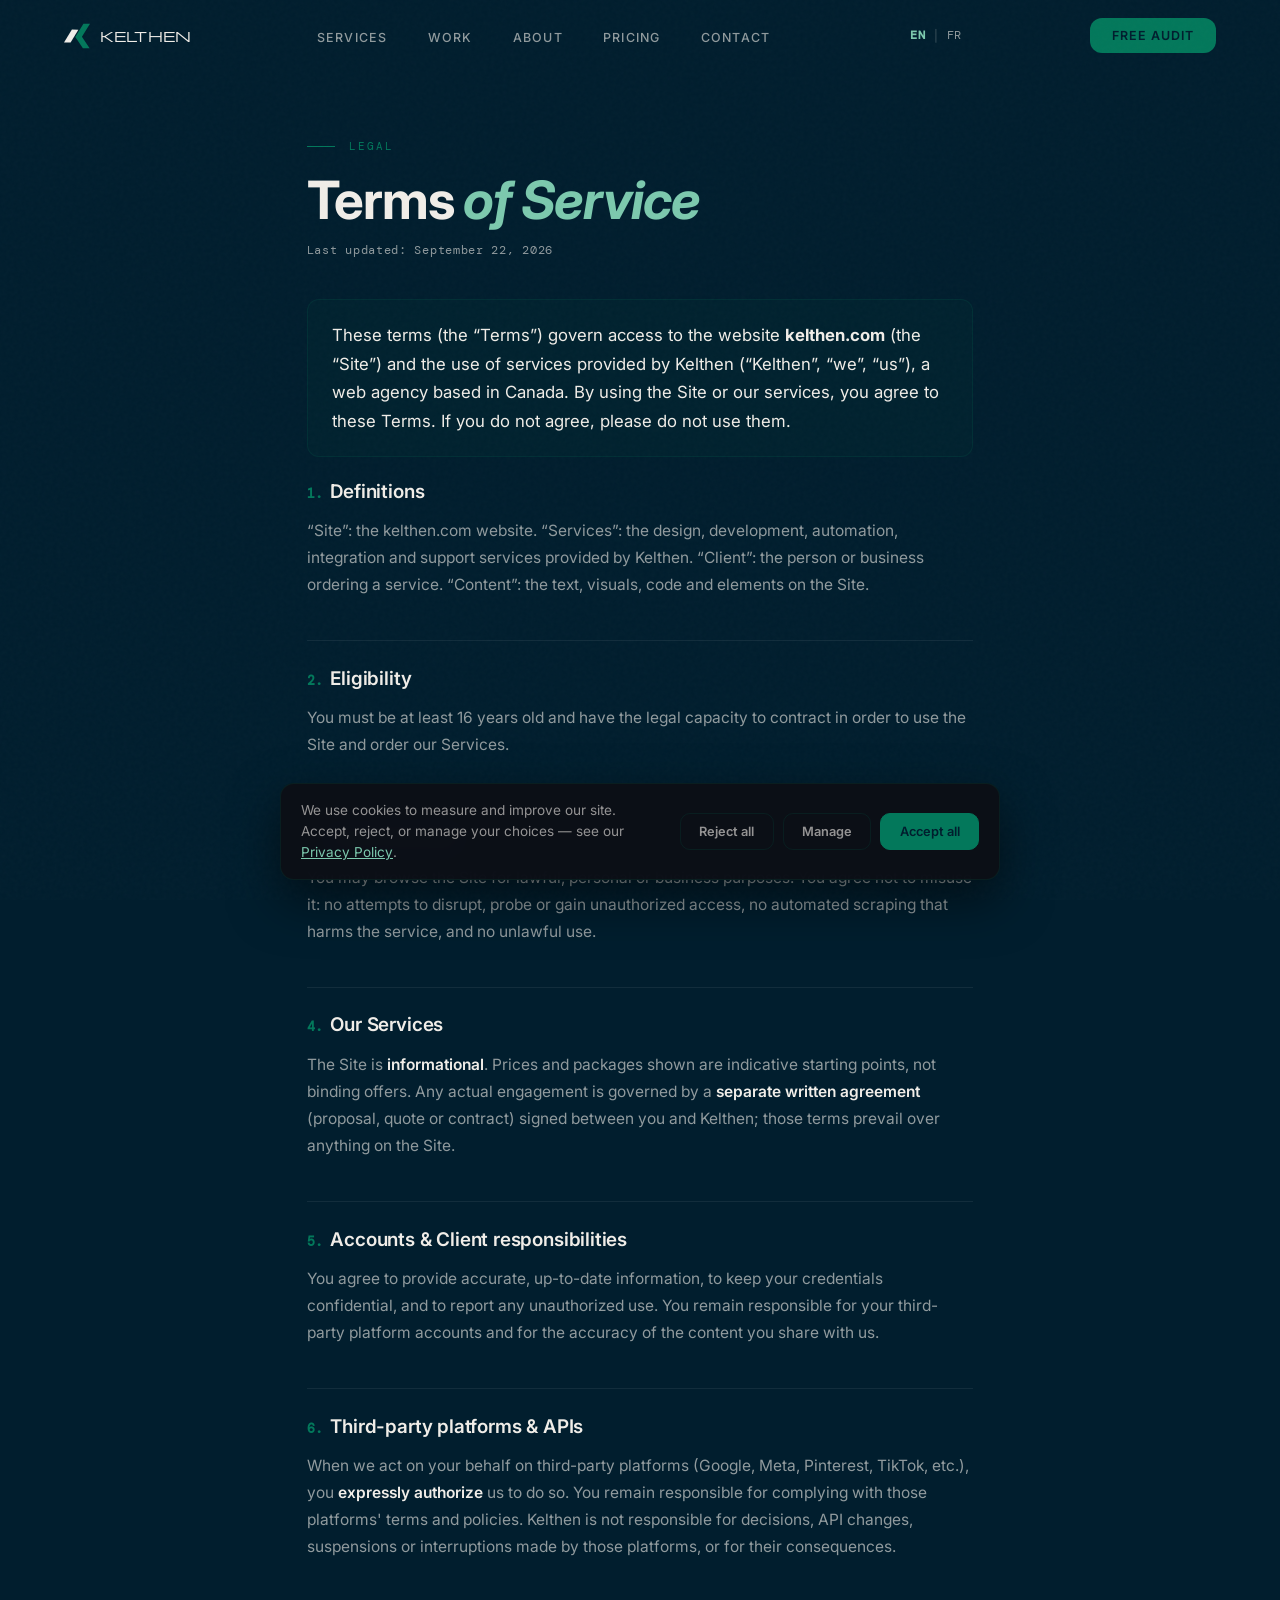
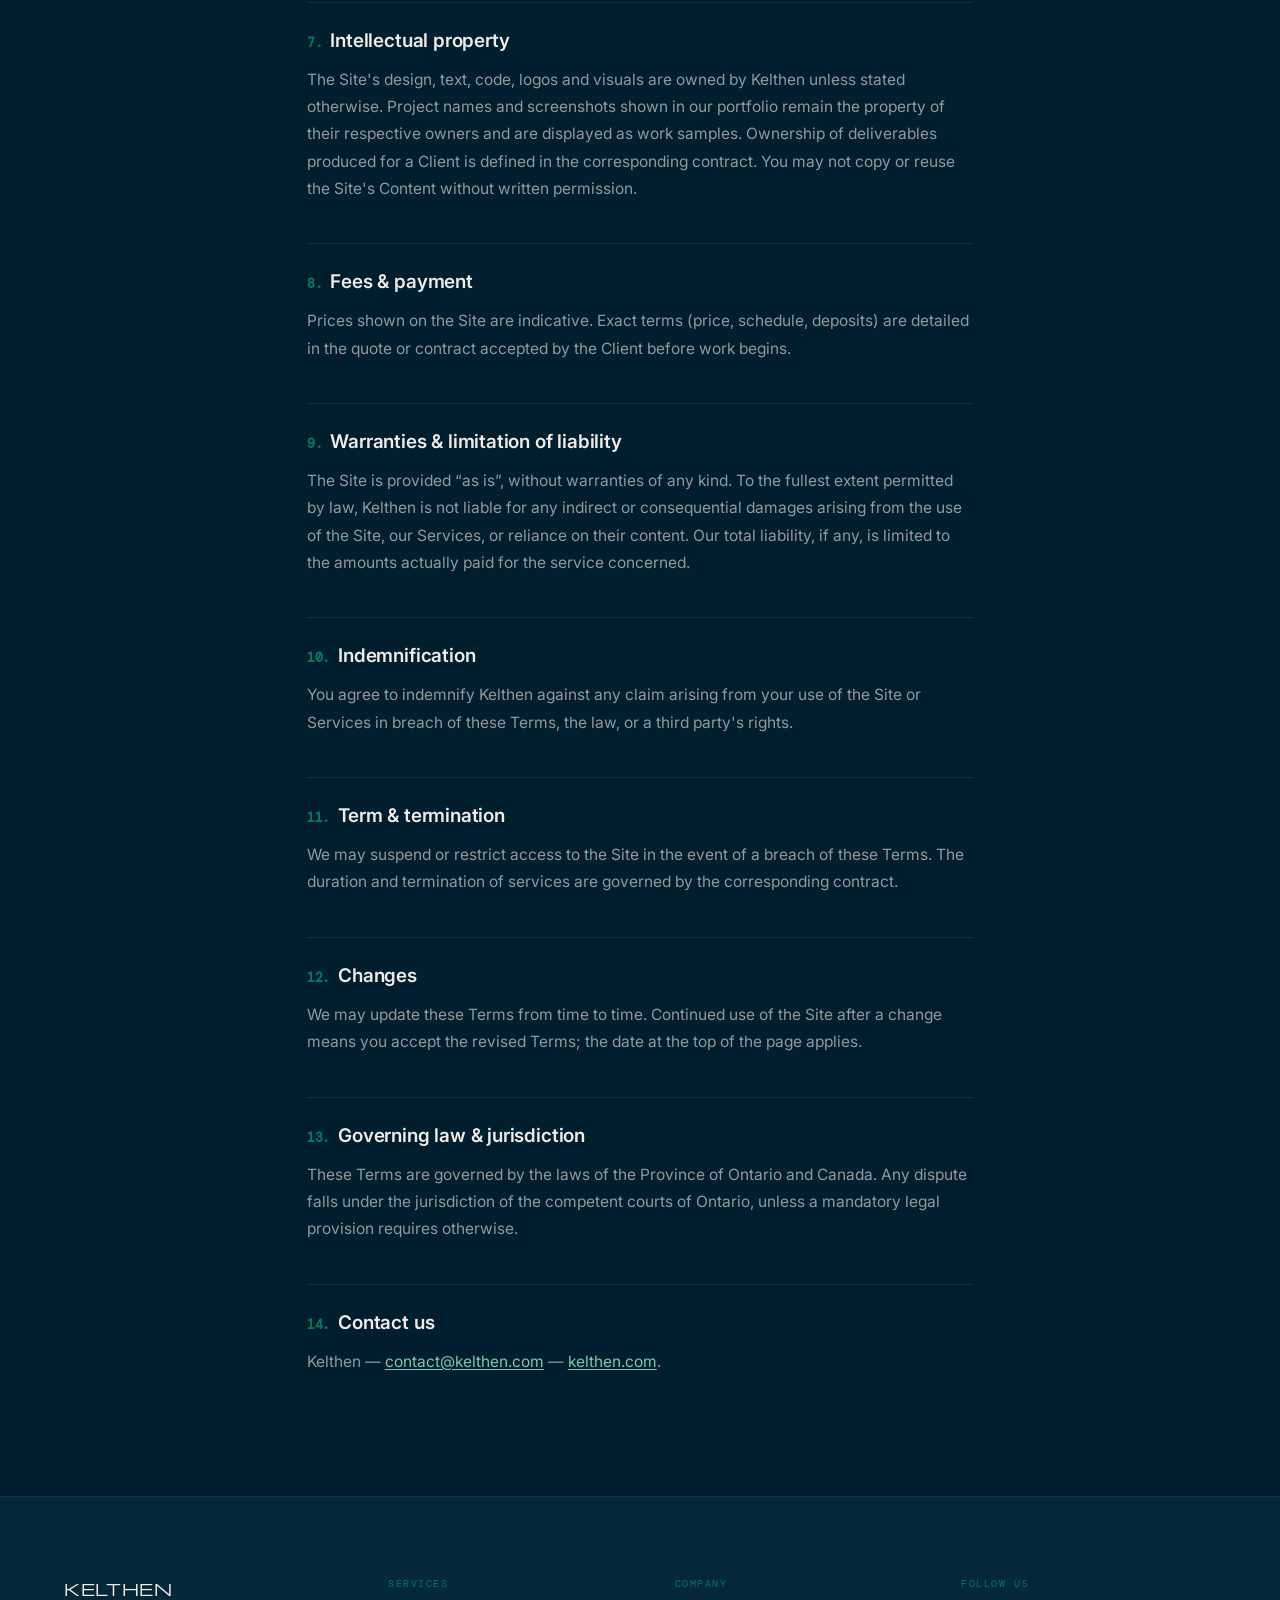
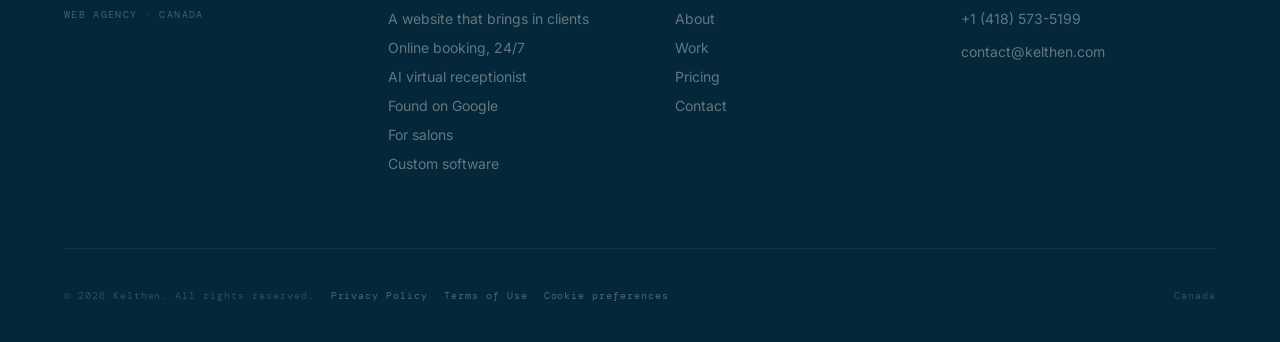
<file: terms.html>
<!DOCTYPE html>
<html lang="en">
<head>
  <meta charset="UTF-8">
  <meta name="viewport" content="width=device-width, initial-scale=1.0">
  <meta name="description" content="Conditions d'utilisation et de service de Kelthen — accès au site, prestations, comptes clients, plateformes tierces et API, propriété intellectuelle, responsabilité et droit applicable.">
  <meta name="robots" content="index, follow">
  <meta property="og:type" content="website">
  <meta property="og:url" content="https://www.kelthen.com/terms.html">
  <meta property="og:title" content="Conditions d'utilisation — Kelthen">
  <meta property="og:description" content="Les conditions qui régissent l'accès au site kelthen.com et l'utilisation des services de Kelthen.">
  <meta property="og:image" content="https://www.kelthen.com/og-image.png">
  <meta name="referrer" content="strict-origin-when-cross-origin">
  <title data-i18n="meta.terms.title">Conditions d'utilisation — Kelthen</title>
  <link rel="canonical" href="https://www.kelthen.com/terms.html">
  <link rel="icon" href="/favicon.ico" sizes="any">
  <link rel="icon" type="image/svg+xml" href="/favicon.svg">
  <link rel="icon" type="image/png" sizes="96x96" href="/favicon-96.png">
  <link rel="apple-touch-icon" href="/apple-touch-icon.png">

  <link rel="preconnect" href="https://fonts.googleapis.com">
  <link rel="preconnect" href="https://fonts.gstatic.com" crossorigin>
  <link href="https://fonts.googleapis.com/css2?family=Inter:wght@400;500;600;700;800&family=DM+Mono:wght@400;500&display=swap" rel="stylesheet">

  <link rel="stylesheet" href="assets/style.css">
</head>
<body>
  <!-- ═══ Nav ═══ -->
  <nav class="nav" id="nav" aria-label="Main navigation">
    <a href="index.html" class="nav-logo" aria-label="Kelthen — home">
      <svg class="nav-logo-mark" viewBox="0 0 258 242" aria-hidden="true" focusable="false"><path d="M65.3 185.8 L0 185.8 L78.4 56.9 L142.3 59 Z" fill="currentColor"></path><path d="M177.9 129 L254.3 242.2 L187.3 242.2 L145.8 180.6 L111.8 130.2 L143.9 78.6 L192.7 0 L258.1 0 Z" fill="#03785B"></path></svg>
      <span class="nav-logo-text">Kel<span>then</span></span>
    </a>
    <ul class="nav-links" role="list">
      <li><a href="index.html#services" data-i18n="nav.services">Services</a></li>
      <li><a href="work.html" data-i18n="nav.work">Réalisations</a></li>
      <li><a href="about.html" data-i18n="nav.about">À propos</a></li>
      <li><a href="pricing.html" data-i18n="nav.pricing">Tarifs</a></li>
      <li><a href="contact.html" data-i18n="nav.contact">Contact</a></li>
    </ul>
    <div class="lang-switch" role="group" aria-label="Langue">
      <button type="button" class="lang-btn" data-lang-btn="en">EN</button>
      <span class="lang-sep" aria-hidden="true">|</span>
      <button type="button" class="lang-btn" data-lang-btn="fr">FR</button>
    </div>
    <button class="nav-cta" id="navCta" type="button" data-track="audit" data-i18n="nav.cta">Audit gratuit</button>
    <button class="nav-hamburger" id="navHamburger" type="button" aria-label="Menu" aria-expanded="false" aria-controls="navMobile">
      <span></span><span></span><span></span>
    </button>
  </nav>

  <!-- Mobile nav overlay -->
  <div class="nav-mobile" id="navMobile" role="dialog" aria-label="Mobile navigation" aria-modal="true">
    <button class="nav-mobile-close" id="navMobileClose" type="button" aria-label="Fermer le menu">✕</button>
    <a href="index.html#services" class="nav-mobile-link" data-mobile-link data-i18n="nav.services">Services</a>
    <a href="work.html"     class="nav-mobile-link" data-mobile-link data-i18n="nav.work">Réalisations</a>
    <a href="about.html"    class="nav-mobile-link" data-mobile-link data-i18n="nav.about">À propos</a>
    <a href="pricing.html"  class="nav-mobile-link" data-mobile-link data-i18n="nav.pricing">Tarifs</a>
    <a href="contact.html"  class="nav-mobile-link" data-mobile-link data-i18n="nav.contact">Contact</a>
    <div class="lang-switch lang-switch-mobile" role="group" aria-label="Langue">
      <button type="button" class="lang-btn" data-lang-btn="en">EN</button>
      <span class="lang-sep" aria-hidden="true">|</span>
      <button type="button" class="lang-btn" data-lang-btn="fr">FR</button>
    </div>
    <button class="nav-mobile-cta" id="navMobileCta" type="button" data-track="audit" data-i18n="nav.cta">Audit gratuit</button>
  </div>

  <!-- ═══ Legal page ═══ -->
  <main class="legal-page">
    <header class="legal-head">
      <p class="section-label" data-i18n="legal.eyebrow">Mentions légales</p>
      <h1 class="legal-title" data-lang-block="fr">Conditions <em>d'utilisation</em></h1>
      <h1 class="legal-title" data-lang-block="en" style="display:none">Terms <em>of Service</em></h1>
      <p class="legal-updated"><span data-lang-block="fr">Dernière mise à jour&nbsp;: 22 septembre 2026</span><span data-lang-block="en" style="display:none">Last updated: September 22, 2026</span></p>
    </header>

    <!-- ══════ FRANÇAIS ══════ -->
    <div data-lang-block="fr">
      <p class="legal-intro">Les présentes conditions (les «&nbsp;Conditions&nbsp;») régissent l'accès au site <strong>kelthen.com</strong> (le «&nbsp;Site&nbsp;») et l'utilisation des services fournis par Kelthen (« Kelthen », « nous »), agence web basée au Canada. En utilisant le Site ou nos services, vous acceptez ces Conditions. Si vous n'êtes pas d'accord, merci de ne pas les utiliser.</p>

      <div class="legal-body">
        <h2><span class="num">1.</span>Définitions</h2>
        <p>«&nbsp;Site&nbsp;»&nbsp;: le site kelthen.com. «&nbsp;Services&nbsp;»&nbsp;: les prestations de conception, développement, automatisation, intégration et accompagnement fournies par Kelthen. «&nbsp;Client&nbsp;»&nbsp;: la personne ou l'entreprise qui commande une prestation. «&nbsp;Contenu&nbsp;»&nbsp;: textes, visuels, code et éléments présents sur le Site.</p>

        <h2><span class="num">2.</span>Éligibilité</h2>
        <p>Vous devez avoir au moins 16&nbsp;ans et la capacité juridique de contracter pour utiliser le Site et commander nos Services.</p>

        <h2><span class="num">3.</span>Utilisation du Site</h2>
        <p>Vous pouvez consulter le Site à des fins légales, personnelles ou professionnelles. Vous vous engagez à ne pas en faire un usage abusif&nbsp;: aucune tentative de perturbation, de sondage ou d'accès non autorisé, aucune extraction automatisée nuisant au service, et aucun usage contraire à la loi.</p>

        <h2><span class="num">4.</span>Nos Services</h2>
        <p>Le Site est <strong>informatif</strong>. Les prix et forfaits affichés sont des points de départ indicatifs, et non des offres contractuelles. Toute prestation réelle est régie par un <strong>accord écrit distinct</strong> (proposition, devis ou contrat) signé entre vous et Kelthen&nbsp;; ces termes prévalent sur tout ce qui figure sur le Site.</p>

        <h2><span class="num">5.</span>Comptes &amp; responsabilités du Client</h2>
        <p>Vous vous engagez à fournir des informations exactes et à jour, à préserver la confidentialité de vos accès, et à nous signaler tout usage non autorisé. Vous restez responsable de vos comptes sur les plateformes tierces et de l'exactitude des contenus que vous nous transmettez.</p>

        <h2><span class="num">6.</span>Plateformes tierces &amp; API</h2>
        <p>Lorsque nous intervenons sur des plateformes tierces (Google, Meta, Pinterest, TikTok, etc.) en votre nom, vous nous y <strong>autorisez expressément</strong>. Vous demeurez responsable du respect des conditions d'utilisation et des politiques de ces plateformes. Kelthen n'est pas responsable des décisions, changements d'API, suspensions ou interruptions décidés par ces plateformes, ni de leurs conséquences.</p>

        <h2><span class="num">7.</span>Propriété intellectuelle</h2>
        <p>Le design, les textes, le code, les logos et les visuels du Site appartiennent à Kelthen, sauf mention contraire. Les noms de projets et captures d'écran présentés dans notre portfolio restent la propriété de leurs détenteurs respectifs et sont montrés à titre d'exemples. La propriété des livrables réalisés pour un Client est définie par le contrat correspondant. Vous ne pouvez pas copier ou réutiliser le Contenu du Site sans autorisation écrite.</p>

        <h2><span class="num">8.</span>Tarifs &amp; paiement</h2>
        <p>Les tarifs affichés sur le Site sont indicatifs. Les modalités précises (prix, échéancier, acomptes) sont détaillées dans le devis ou le contrat accepté par le Client avant le début de la prestation.</p>

        <h2><span class="num">9.</span>Garanties &amp; limitation de responsabilité</h2>
        <p>Le Site est fourni «&nbsp;en l'état&nbsp;», sans garantie d'aucune sorte. Dans toute la mesure permise par la loi, Kelthen n'est pas responsable des dommages indirects ou consécutifs découlant de l'utilisation du Site, de nos Services, ou de la confiance accordée à leur contenu. Notre responsabilité globale se limite, le cas échéant, aux montants effectivement payés pour la prestation concernée.</p>

        <h2><span class="num">10.</span>Indemnisation</h2>
        <p>Vous acceptez de garantir Kelthen contre toute réclamation résultant d'un usage du Site ou des Services contraire aux présentes Conditions, à la loi, ou aux droits d'un tiers.</p>

        <h2><span class="num">11.</span>Durée &amp; résiliation</h2>
        <p>Nous pouvons suspendre ou restreindre l'accès au Site en cas de manquement aux présentes Conditions. Les prestations sont régies, pour leur durée et leur résiliation, par le contrat correspondant.</p>

        <h2><span class="num">12.</span>Modifications</h2>
        <p>Nous pouvons mettre à jour ces Conditions de temps à autre. Continuer à utiliser le Site après une modification vaut acceptation des Conditions révisées&nbsp;; la date en haut de page fait foi.</p>

        <h2><span class="num">13.</span>Droit applicable &amp; juridiction</h2>
        <p>Les présentes Conditions sont régies par les lois de la province de l'Ontario et du Canada. Tout litige relève de la compétence des tribunaux compétents de l'Ontario, sauf disposition légale impérative contraire.</p>

        <h2><span class="num">14.</span>Nous contacter</h2>
        <p>Kelthen — <a href="mailto:contact@kelthen.com">contact@kelthen.com</a> — <a href="https://www.kelthen.com">kelthen.com</a>.</p>
      </div>
    </div>

    <!-- ══════ ENGLISH ══════ -->
    <div data-lang-block="en" style="display:none">
      <p class="legal-intro">These terms (the “Terms”) govern access to the website <strong>kelthen.com</strong> (the “Site”) and the use of services provided by Kelthen (“Kelthen”, “we”, “us”), a web agency based in Canada. By using the Site or our services, you agree to these Terms. If you do not agree, please do not use them.</p>

      <div class="legal-body">
        <h2><span class="num">1.</span>Definitions</h2>
        <p>“Site”: the kelthen.com website. “Services”: the design, development, automation, integration and support services provided by Kelthen. “Client”: the person or business ordering a service. “Content”: the text, visuals, code and elements on the Site.</p>

        <h2><span class="num">2.</span>Eligibility</h2>
        <p>You must be at least 16 years old and have the legal capacity to contract in order to use the Site and order our Services.</p>

        <h2><span class="num">3.</span>Use of the Site</h2>
        <p>You may browse the Site for lawful, personal or business purposes. You agree not to misuse it: no attempts to disrupt, probe or gain unauthorized access, no automated scraping that harms the service, and no unlawful use.</p>

        <h2><span class="num">4.</span>Our Services</h2>
        <p>The Site is <strong>informational</strong>. Prices and packages shown are indicative starting points, not binding offers. Any actual engagement is governed by a <strong>separate written agreement</strong> (proposal, quote or contract) signed between you and Kelthen; those terms prevail over anything on the Site.</p>

        <h2><span class="num">5.</span>Accounts &amp; Client responsibilities</h2>
        <p>You agree to provide accurate, up-to-date information, to keep your credentials confidential, and to report any unauthorized use. You remain responsible for your third-party platform accounts and for the accuracy of the content you share with us.</p>

        <h2><span class="num">6.</span>Third-party platforms &amp; APIs</h2>
        <p>When we act on your behalf on third-party platforms (Google, Meta, Pinterest, TikTok, etc.), you <strong>expressly authorize</strong> us to do so. You remain responsible for complying with those platforms' terms and policies. Kelthen is not responsible for decisions, API changes, suspensions or interruptions made by those platforms, or for their consequences.</p>

        <h2><span class="num">7.</span>Intellectual property</h2>
        <p>The Site's design, text, code, logos and visuals are owned by Kelthen unless stated otherwise. Project names and screenshots shown in our portfolio remain the property of their respective owners and are displayed as work samples. Ownership of deliverables produced for a Client is defined in the corresponding contract. You may not copy or reuse the Site's Content without written permission.</p>

        <h2><span class="num">8.</span>Fees &amp; payment</h2>
        <p>Prices shown on the Site are indicative. Exact terms (price, schedule, deposits) are detailed in the quote or contract accepted by the Client before work begins.</p>

        <h2><span class="num">9.</span>Warranties &amp; limitation of liability</h2>
        <p>The Site is provided “as is”, without warranties of any kind. To the fullest extent permitted by law, Kelthen is not liable for any indirect or consequential damages arising from the use of the Site, our Services, or reliance on their content. Our total liability, if any, is limited to the amounts actually paid for the service concerned.</p>

        <h2><span class="num">10.</span>Indemnification</h2>
        <p>You agree to indemnify Kelthen against any claim arising from your use of the Site or Services in breach of these Terms, the law, or a third party's rights.</p>

        <h2><span class="num">11.</span>Term &amp; termination</h2>
        <p>We may suspend or restrict access to the Site in the event of a breach of these Terms. The duration and termination of services are governed by the corresponding contract.</p>

        <h2><span class="num">12.</span>Changes</h2>
        <p>We may update these Terms from time to time. Continued use of the Site after a change means you accept the revised Terms; the date at the top of the page applies.</p>

        <h2><span class="num">13.</span>Governing law &amp; jurisdiction</h2>
        <p>These Terms are governed by the laws of the Province of Ontario and Canada. Any dispute falls under the jurisdiction of the competent courts of Ontario, unless a mandatory legal provision requires otherwise.</p>

        <h2><span class="num">14.</span>Contact us</h2>
        <p>Kelthen — <a href="mailto:contact@kelthen.com">contact@kelthen.com</a> — <a href="https://www.kelthen.com">kelthen.com</a>.</p>
      </div>
    </div>
  </main>

  <!-- ═══ Footer ═══ -->
  <footer class="footer" role="contentinfo">
    <div class="footer-top">
      <div class="footer-brand">
        <div class="footer-logo">Kel<span>then</span></div>
        <div class="footer-tagline" data-i18n="footer.tagline">Agence web · Canada</div>
      </div>
      <nav class="footer-nav" aria-label="Footer navigation">
        <div class="footer-col">
          <div class="footer-col-title" data-i18n="footer.services">Services</div>
          <a href="index.html#services" data-i18n="svc1.name">Un site qui attire des clients</a>
          <a href="index.html#services" data-i18n="svc2.name">Réservation en ligne 24/7</a>
          <a href="index.html#services" data-i18n="svc3.name">Secrétaire virtuelle par IA</a>
          <a href="index.html#services" data-i18n="svc5.name">Visible sur Google</a>
          <a href="salons.html" data-i18n="footer.salons">Pour les salons</a>
          <a href="apps.html" data-i18n="footer.apps">Logiciels sur mesure</a>
        </div>
        <div class="footer-col">
          <div class="footer-col-title" data-i18n="footer.company">Entreprise</div>
          <a href="about.html" data-i18n="nav.about">À propos</a>
          <a href="work.html" data-i18n="nav.work">Réalisations</a>
          <a href="pricing.html" data-i18n="nav.pricing">Tarifs</a>
          <a href="contact.html" data-i18n="nav.contact">Contact</a>
        </div>
        <div class="footer-col">
          <div class="footer-col-title" data-i18n="footer.connect">Nous suivre</div>
          <a class="footer-phone" href="tel:+14185735199">+1 (418) 573-5199</a>
          <a class="footer-phone" href="mailto:contact@kelthen.com">contact@kelthen.com</a>
        </div>
      </nav>
    </div>
    <div class="footer-bottom">
      <div class="footer-legal">
        <span class="footer-copy" data-i18n="footer.copy">© 2026 Kelthen. Tous droits réservés.</span>
        <a class="footer-legal-link" href="/privacy.html" data-i18n="footer.privacy">Confidentialité</a>
        <a class="footer-legal-link" href="/terms.html" data-i18n="footer.terms">Conditions d'utilisation</a>
        <button class="footer-legal-link" type="button" id="cookiePrefsOpen" data-i18n="footer.cookies">Préférences cookies</button>
      </div>
      <span class="footer-flag" data-i18n="footer.flag">Canada</span>
    </div>
  </footer>

  <script src="assets/main.js"></script>
</body>
</html>
</file>
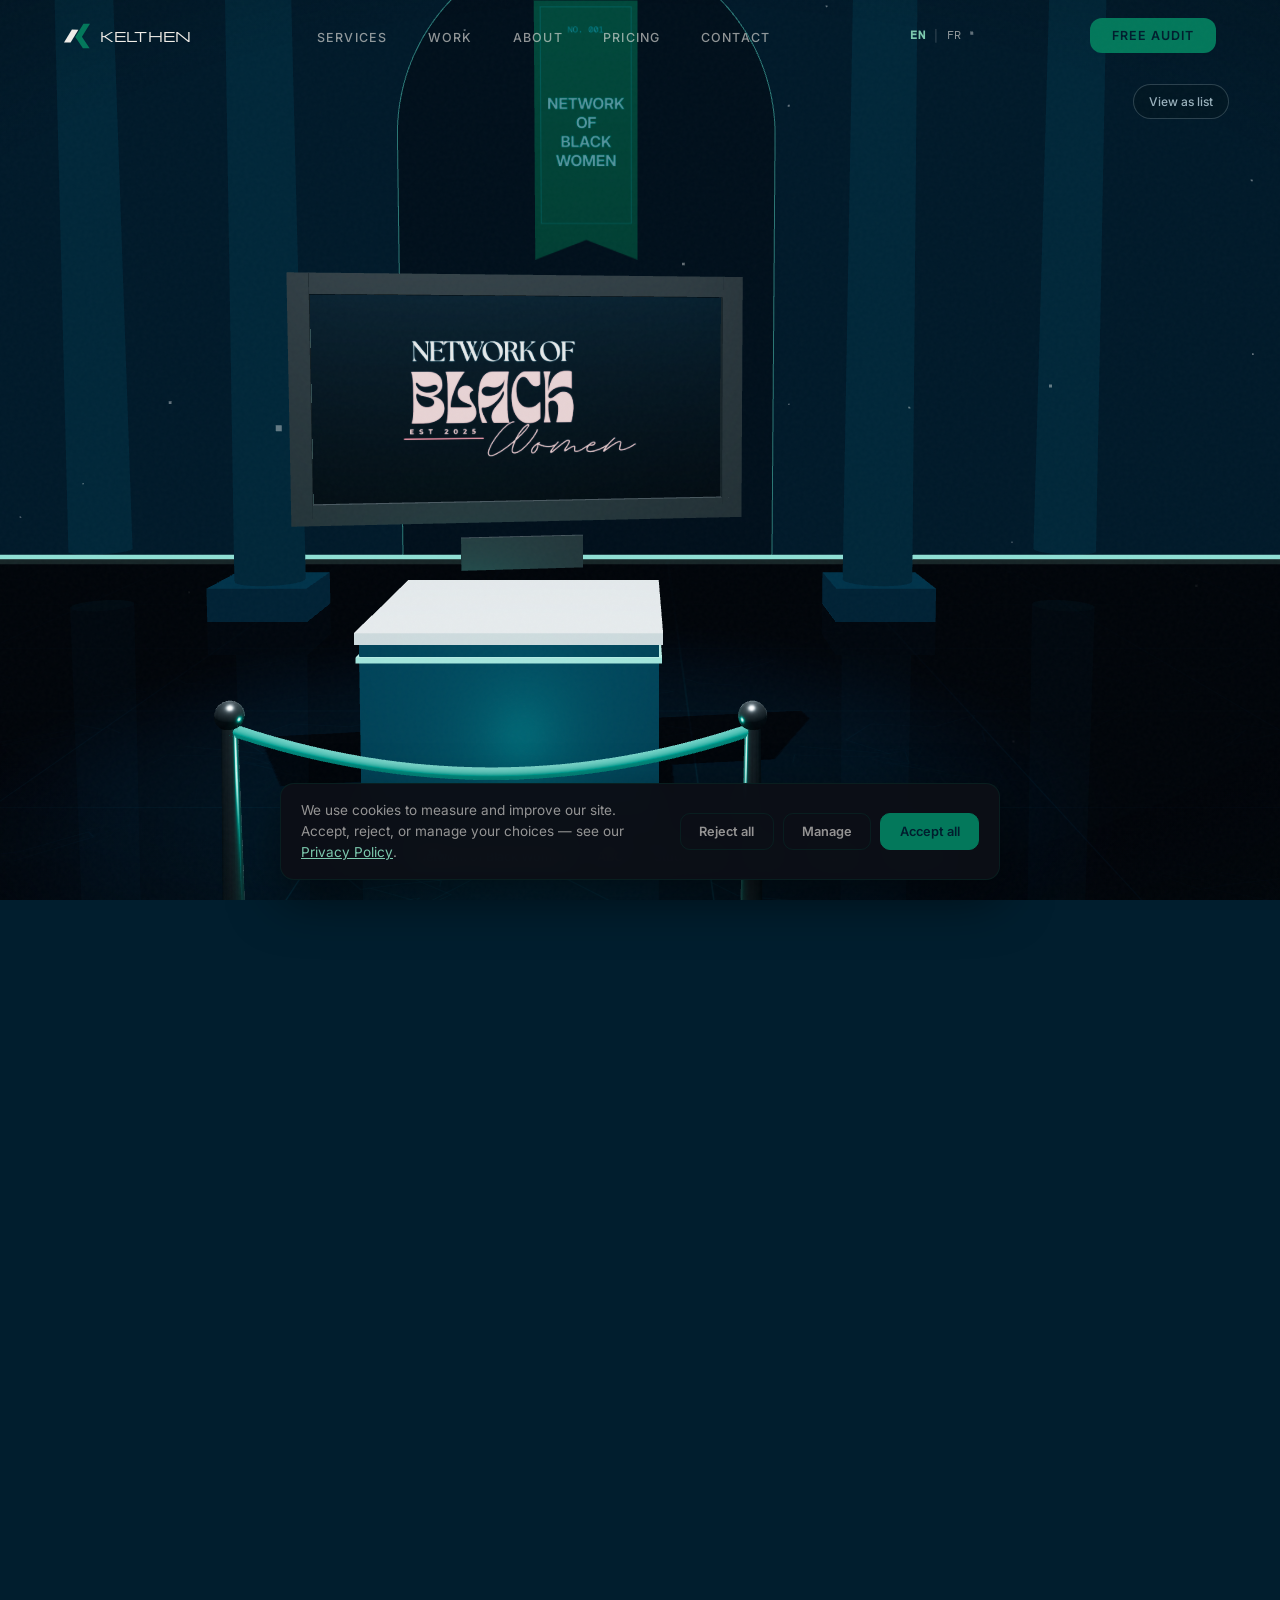
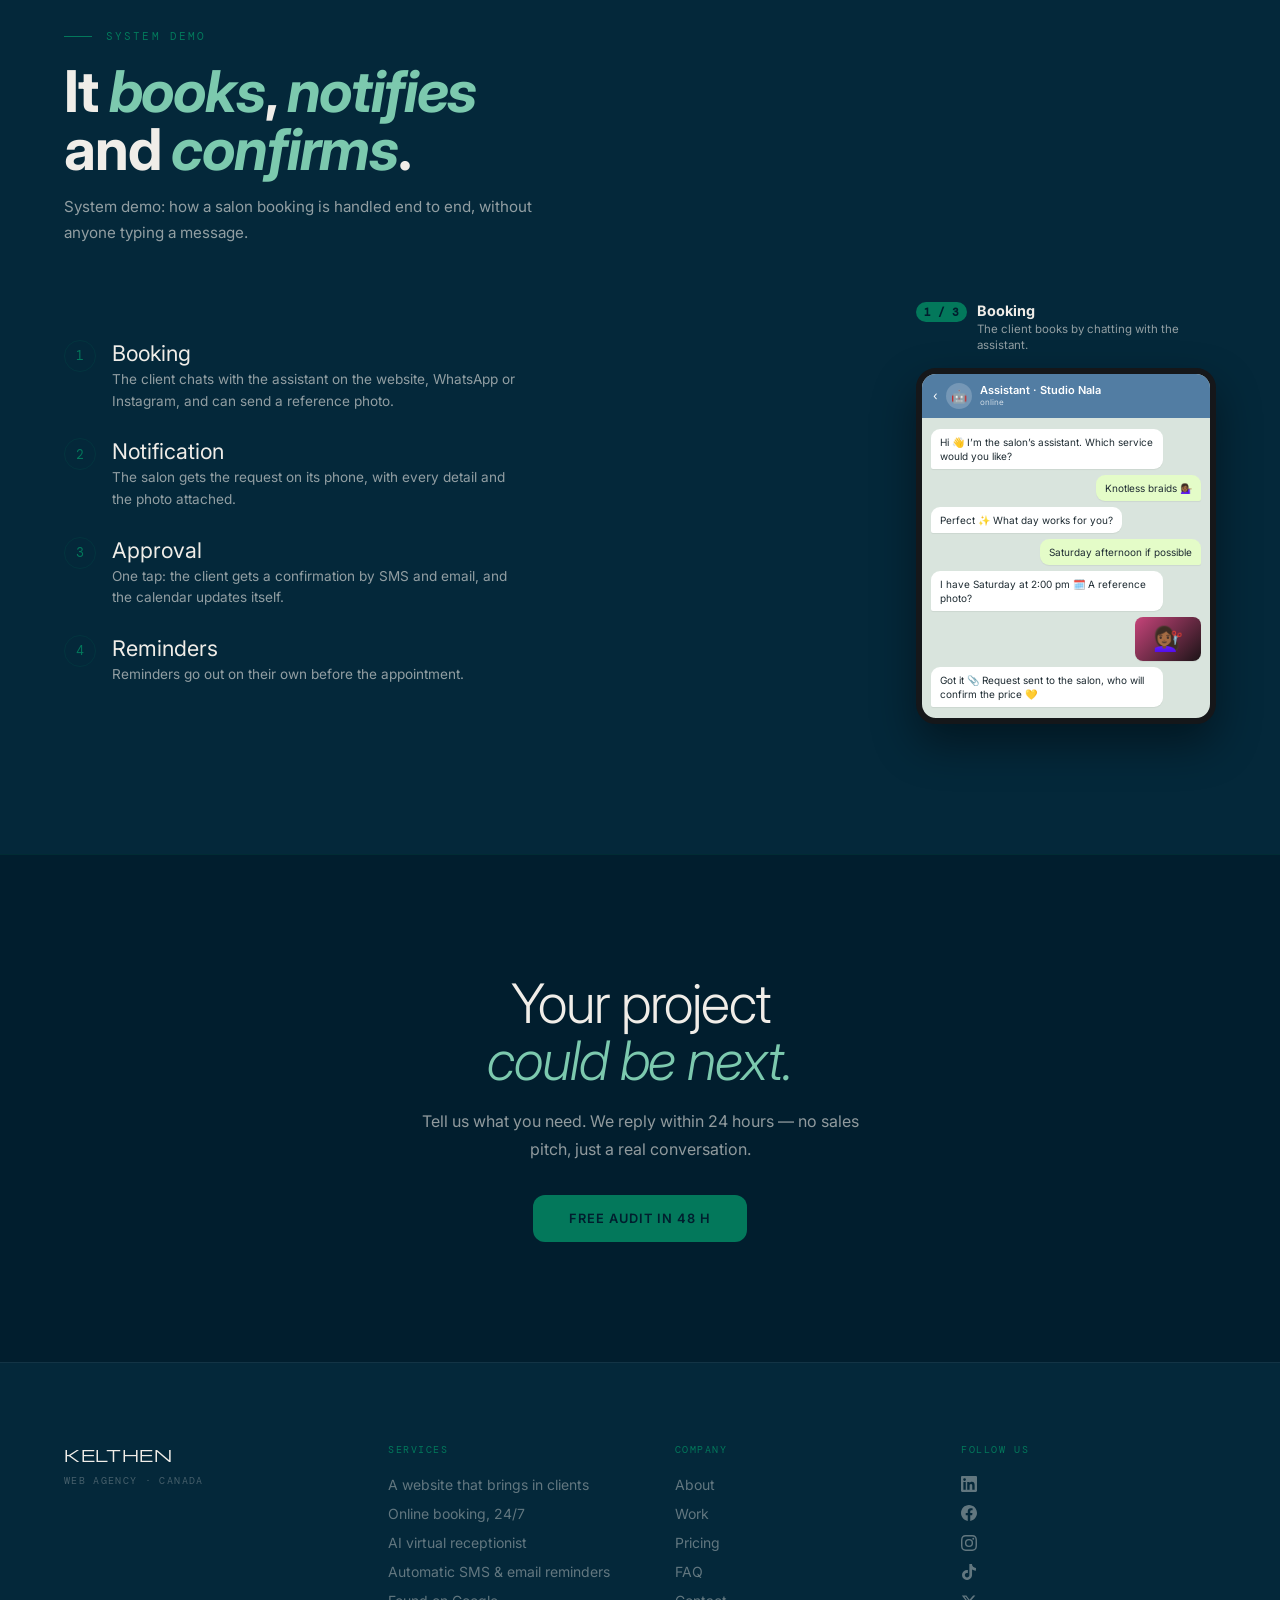
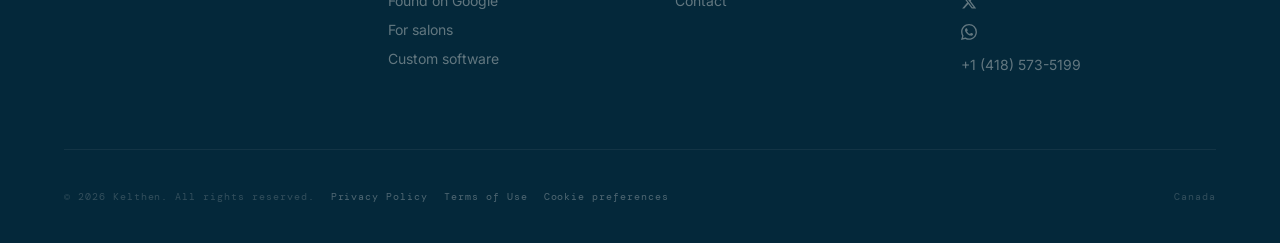
<file: work.html>
<!DOCTYPE html>
<html lang="en">
<head>
  <meta charset="UTF-8">
  <meta name="viewport" content="width=device-width, initial-scale=1.0">
  <meta name="description" data-i18n-content="meta.work.desc" content="Projets construits par Kelthen : plateforme communautaire, marketplace, système de réservation automatisé — et une démonstration pas à pas du système de réservation pour salons.">
  <meta property="og:type"        content="website">
  <meta property="og:url"         content="https://www.kelthen.com/work.html">
  <meta property="og:title"       content="Projets construits — Kelthen">
  <meta property="og:description" content="Plateforme communautaire, marketplace, système de réservation automatisé : ce qu'on a construit, et comment ça fonctionne.">
  <meta property="og:image"       content="https://www.kelthen.com/og-image.png">
  <meta property="og:image:width"  content="1200">
  <meta property="og:image:height" content="630">
  <meta property="og:image:alt"    content="Kelthen — Plus de clients. Moins de gestion.">
  <meta name="twitter:image"       content="https://www.kelthen.com/og-image.png">
  <meta name="twitter:card"       content="summary_large_image">
  <meta name="twitter:title"      content="Projets construits — Kelthen">
  <meta name="twitter:description" content="Ce qu'on a construit, décrit par ce que chaque outil fait.">
  <meta name="referrer" content="strict-origin-when-cross-origin">
  <title data-i18n="meta.work.title">Projets construits — sites, plateformes et automatisations | Kelthen</title>
  <link rel="canonical" href="https://www.kelthen.com/work.html">
  <link rel="icon" href="/favicon.ico" sizes="any">
  <link rel="icon" type="image/svg+xml" href="/favicon.svg">
  <link rel="icon" type="image/png" sizes="96x96" href="/favicon-96.png">
  <link rel="apple-touch-icon" href="/apple-touch-icon.png">

  <link rel="preconnect" href="https://fonts.googleapis.com">
  <link rel="preconnect" href="https://fonts.gstatic.com" crossorigin>
  <link href="https://fonts.googleapis.com/css2?family=Inter:wght@400;500;600;700;800&family=DM+Mono:wght@400;500&display=swap" rel="stylesheet">

  <!-- Google Analytics (GA4) is loaded from assets/main.js ONLY after cookie consent -->

  <link rel="stylesheet" href="assets/style.css">
  <script>(function(){try{var c=document.createElement("canvas");var gl=c.getContext("webgl2")||c.getContext("webgl");if(gl&&!matchMedia("(prefers-reduced-motion: reduce)").matches)document.documentElement.classList.add("km-boot");}catch(e){}})();</script>
</head>
<body>
  <!-- ═══ Nav ═══ -->
  <nav class="nav" id="nav" aria-label="Main navigation">
    <a href="index.html" class="nav-logo" aria-label="Kelthen — home">
      <svg class="nav-logo-mark" viewBox="0 0 258 242" aria-hidden="true" focusable="false"><path d="M65.3 185.8 L0 185.8 L78.4 56.9 L142.3 59 Z" fill="currentColor"></path><path d="M177.9 129 L254.3 242.2 L187.3 242.2 L145.8 180.6 L111.8 130.2 L143.9 78.6 L192.7 0 L258.1 0 Z" fill="#03785B"></path></svg>
      <span class="nav-logo-text">Kel<span>then</span></span>
    </a>

    <ul class="nav-links" role="list">
      <li><a href="index.html#services" data-i18n="nav.services">Services</a></li>
      <li><a href="work.html" data-i18n="nav.work">Réalisations</a></li>
      <li><a href="about.html" data-i18n="nav.about">À propos</a></li>
      <li><a href="pricing.html" data-i18n="nav.pricing">Tarifs</a></li>
      <li><a href="contact.html" data-i18n="nav.contact">Contact</a></li>
    </ul>

    <div class="lang-switch" role="group" aria-label="Langue">
      <button type="button" class="lang-btn" data-lang-btn="en">EN</button>
      <span class="lang-sep" aria-hidden="true">|</span>
      <button type="button" class="lang-btn" data-lang-btn="fr">FR</button>
    </div>
    <button class="nav-cta" id="navCta" type="button" data-track="audit" data-i18n="nav.cta">Audit gratuit</button>
    <button class="nav-hamburger" id="navHamburger" type="button" aria-label="Menu" aria-expanded="false" aria-controls="navMobile">
      <span></span>
      <span></span>
      <span></span>
    </button>
  </nav>

  <!-- Mobile nav overlay -->
  <div class="nav-mobile" id="navMobile" role="dialog" aria-label="Mobile navigation" aria-modal="true">
    <button class="nav-mobile-close" id="navMobileClose" type="button" aria-label="Fermer le menu">✕</button>
    <a href="index.html#services" class="nav-mobile-link" data-mobile-link data-i18n="nav.services">Services</a>
    <a href="work.html"     class="nav-mobile-link" data-mobile-link data-i18n="nav.work">Réalisations</a>
    <a href="about.html"    class="nav-mobile-link" data-mobile-link data-i18n="nav.about">À propos</a>
    <a href="pricing.html"  class="nav-mobile-link" data-mobile-link data-i18n="nav.pricing">Tarifs</a>
    <a href="contact.html"  class="nav-mobile-link" data-mobile-link data-i18n="nav.contact">Contact</a>
    <div class="lang-switch lang-switch-mobile" role="group" aria-label="Langue">
      <button type="button" class="lang-btn" data-lang-btn="en">EN</button>
      <span class="lang-sep" aria-hidden="true">|</span>
      <button type="button" class="lang-btn" data-lang-btn="fr">FR</button>
    </div>
    <button class="nav-mobile-cta" id="navMobileCta" type="button" data-track="audit" data-i18n="nav.cta">Audit gratuit</button>
  </div>

  <!-- ═══ Work / Portfolio ═══ -->
  <section id="work" aria-labelledby="workTitle">
    <div class="work-header">
      <div>
        <p class="section-label" data-i18n="workpage.label">Nos réalisations</p>
        <h1 class="section-title" id="workTitle" data-i18n="workpage.title" data-i18n-html>Projets<br><em>construits</em></h1>
        <p class="k-sub" data-i18n="workpage.sub">Ce qu’on a construit, et ce que chaque outil fait au quotidien.</p>
      </div>
    </div>
    <div class="work-grid" id="workGrid" role="list"></div>
  </section>

  <!-- ═══ Démonstration du système (aucun nom de client, aucun résultat) ═══ -->
  <section id="automation" aria-labelledby="automationTitle">
    <p class="section-label" data-i18n="sysdemo.label">Démonstration du système</p>
    <h2 class="section-title" id="automationTitle" data-i18n="sysdemo.title" data-i18n-html>Il <em>réserve</em>, <em>prévient</em><br>et <em>confirme</em>.</h2>
    <p class="automation-sub" data-i18n="sysdemo.sub">Démonstration du système : voici comment une réservation de salon est gérée de bout en bout, sans que personne n’ait à taper un message.</p>
    <div class="automation-layout">
      <div class="automation-steps">
        <div class="auto-step"><span>1</span><div><b data-i18n="sysdemo.s1n">Réservation</b><p data-i18n="sysdemo.s1d">La cliente discute avec l’assistante sur le site, WhatsApp ou Instagram, et peut envoyer une photo de référence.</p></div></div>
        <div class="auto-step"><span>2</span><div><b data-i18n="sysdemo.s2n">Notification</b><p data-i18n="sysdemo.s2d">Le salon reçoit la demande sur son téléphone, avec tous les détails et la photo jointe.</p></div></div>
        <div class="auto-step"><span>3</span><div><b data-i18n="sysdemo.s3n">Validation</b><p data-i18n="sysdemo.s3d">Un tap : la cliente reçoit sa confirmation par SMS et courriel, et l’agenda se met à jour tout seul.</p></div></div>
        <div class="auto-step"><span>4</span><div><b data-i18n="sysdemo.s4n">Rappels</b><p data-i18n="sysdemo.s4d">Les rappels partent tout seuls avant le rendez-vous.</p></div></div>
      </div>
      <div class="automation-demo" id="autoSim" aria-hidden="true"></div>
    </div>
  </section>

  <!-- ═══ Votre projet sera le prochain ═══ -->
  <section id="home-cta" aria-labelledby="workCtaTitle">
    <h2 class="home-cta-title" id="workCtaTitle" data-i18n="workcta.title" data-i18n-html>Votre projet<br><em>sera le prochain.</em></h2>
    <p class="home-cta-sub" data-i18n="homecta.sub">Racontez-nous votre besoin. On répond en 24 h — sans blabla commercial, juste une vraie discussion.</p>
    <a href="contact.html#audit" class="btn-primary" data-i18n="workcta.cta">Audit gratuit en 48 h</a>
  </section>

  <!-- ═══ Footer ═══ -->
  <footer class="footer" role="contentinfo">
    <div class="footer-top">
      <div class="footer-brand">
        <div class="footer-logo">Kel<span>then</span></div>
        <div class="footer-tagline" data-i18n="footer.tagline">Agence web · Canada</div>
      </div>
      <nav class="footer-nav" aria-label="Footer navigation">
        <div class="footer-col">
          <div class="footer-col-title" data-i18n="footer.services">Services</div>
          <a href="index.html#services" data-i18n="svc1.name">Un site qui attire des clients</a>
          <a href="index.html#services" data-i18n="svc2.name">Réservation en ligne 24/7</a>
          <a href="index.html#services" data-i18n="svc3.name">Secrétaire virtuelle par IA</a>
          <a href="index.html#services" data-i18n="svc4.name">Rappels automatiques SMS &amp; e-mail</a>
          <a href="index.html#services" data-i18n="svc5.name">Visible sur Google</a>
          <a href="salons.html" data-i18n="footer.salons">Pour les salons</a>
          <a href="apps.html" data-i18n="footer.apps">Logiciels sur mesure</a>
        </div>
        <div class="footer-col">
          <div class="footer-col-title" data-i18n="footer.company">Entreprise</div>
          <a href="about.html" data-i18n="nav.about">À propos</a>
          <a href="work.html" data-i18n="nav.work">Réalisations</a>
          <a href="pricing.html" data-i18n="nav.pricing">Tarifs</a>
          <a href="pricing.html#faq" data-i18n="footer.faq">FAQ</a>
          <a href="contact.html" data-i18n="nav.contact">Contact</a>
        </div>
        <div class="footer-col">
          <div class="footer-col-title" data-i18n="footer.connect">Nous suivre</div>
          <div class="footer-social">
            <a href="#" aria-label="LinkedIn" target="_blank" rel="noopener noreferrer">
              <svg viewBox="0 0 24 24" xmlns="http://www.w3.org/2000/svg"><path d="M20.447 20.452h-3.554v-5.569c0-1.328-.027-3.037-1.852-3.037-1.853 0-2.136 1.445-2.136 2.939v5.667H9.351V9h3.414v1.561h.046c.477-.9 1.637-1.85 3.37-1.85 3.601 0 4.267 2.37 4.267 5.455v6.286zM5.337 7.433a2.062 2.062 0 0 1-2.063-2.065 2.064 2.064 0 1 1 2.063 2.065zm1.782 13.019H3.555V9h3.564v11.452zM22.225 0H1.771C.792 0 0 .774 0 1.729v20.542C0 23.227.792 24 1.771 24h20.451C23.2 24 24 23.227 24 22.271V1.729C24 .774 23.2 0 22.222 0h.003z"/></svg>
            </a>
            <a href="https://www.facebook.com/profile.php?id=61592897990111" aria-label="Facebook" target="_blank" rel="noopener noreferrer">
              <svg viewBox="0 0 24 24" xmlns="http://www.w3.org/2000/svg"><path d="M24 12.073c0-6.627-5.373-12-12-12s-12 5.373-12 12c0 5.99 4.388 10.954 10.125 11.854v-8.385H7.078v-3.47h3.047V9.43c0-3.007 1.792-4.669 4.533-4.669 1.312 0 2.686.235 2.686.235v2.953H15.83c-1.491 0-1.956.925-1.956 1.874v2.25h3.328l-.532 3.47h-2.796v8.385C19.612 23.027 24 18.062 24 12.073z"/></svg>
            </a>
            <a href="https://www.instagram.com/keltheninc" aria-label="Instagram" target="_blank" rel="noopener noreferrer">
              <svg viewBox="0 0 24 24" xmlns="http://www.w3.org/2000/svg"><path d="M12 2.163c3.204 0 3.584.012 4.85.07 3.252.148 4.771 1.691 4.919 4.919.058 1.265.069 1.645.069 4.849 0 3.205-.012 3.584-.069 4.849-.149 3.225-1.664 4.771-4.919 4.919-1.266.058-1.644.07-4.85.07-3.204 0-3.584-.012-4.849-.07-3.26-.149-4.771-1.699-4.919-4.92-.058-1.265-.07-1.644-.07-4.849 0-3.204.013-3.583.07-4.849.149-3.227 1.664-4.771 4.919-4.919 1.266-.057 1.645-.069 4.849-.069zm0-2.163c-3.259 0-3.667.014-4.947.072-4.358.2-6.78 2.618-6.98 6.98-.059 1.281-.073 1.689-.073 4.948 0 3.259.014 3.668.072 4.948.2 4.358 2.618 6.78 6.98 6.98 1.281.058 1.689.072 4.948.072 3.259 0 3.668-.014 4.948-.072 4.354-.2 6.782-2.618 6.979-6.98.059-1.28.073-1.689.073-4.948 0-3.259-.014-3.667-.072-4.947-.196-4.354-2.617-6.78-6.979-6.98-1.281-.059-1.69-.073-4.949-.073zm0 5.838a6.162 6.162 0 1 0 0 12.324 6.162 6.162 0 0 0 0-12.324zM12 16a4 4 0 1 1 0-8 4 4 0 0 1 0 8zm6.406-11.845a1.44 1.44 0 1 0 0 2.881 1.44 1.44 0 0 0 0-2.881z"/></svg>
            </a>
            <a href="https://www.tiktok.com/@keltheninc" aria-label="TikTok" target="_blank" rel="noopener noreferrer">
              <svg viewBox="0 0 24 24" xmlns="http://www.w3.org/2000/svg"><path d="M12.525.02c1.31-.02 2.61-.01 3.91-.02.08 1.53.63 3.09 1.75 4.17 1.12 1.11 2.7 1.62 4.24 1.79v4.03c-1.44-.05-2.89-.35-4.2-.97-.57-.26-1.1-.59-1.62-.93-.01 2.92.01 5.84-.02 8.75-.08 1.4-.54 2.79-1.35 3.94-1.31 1.92-3.58 3.17-5.91 3.21-1.43.08-2.86-.31-4.08-1.03-2.02-1.19-3.44-3.37-3.65-5.71-.02-.5-.03-1-.01-1.49.18-1.9 1.12-3.72 2.58-4.96 1.66-1.44 3.98-2.13 6.15-1.72.02 1.48-.04 2.96-.04 4.44-.99-.32-2.15-.23-3.02.37-.63.41-1.11 1.04-1.36 1.75-.21.51-.15 1.07-.14 1.61.24 1.64 1.82 3.02 3.5 2.87 1.12-.01 2.19-.66 2.77-1.61.19-.33.4-.67.41-1.06.1-1.79.06-3.57.07-5.36.01-4.03-.01-8.05.02-12.07z"/></svg>
            </a>
            <a href="https://x.com/KelthenGroup" aria-label="X (Twitter)" target="_blank" rel="noopener noreferrer">
              <svg viewBox="0 0 24 24" xmlns="http://www.w3.org/2000/svg"><path d="M18.244 2.25h3.308l-7.227 8.26 8.502 11.24H16.17l-5.214-6.817L4.99 21.75H1.68l7.73-8.835L1.254 2.25H8.08l4.713 6.231zm-1.161 17.52h1.833L7.084 4.126H5.117z"/></svg>
            </a>
            <a href="https://wa.me/14185735199" aria-label="WhatsApp" target="_blank" rel="noopener noreferrer">
              <svg viewBox="0 0 24 24" xmlns="http://www.w3.org/2000/svg"><path d="M17.472 14.382c-.297-.149-1.758-.867-2.03-.967-.273-.099-.471-.148-.67.15-.197.297-.767.966-.94 1.164-.173.199-.347.223-.644.075-.297-.15-1.255-.463-2.39-1.475-.883-.788-1.48-1.761-1.653-2.059-.173-.297-.018-.458.13-.606.134-.133.298-.347.446-.52.149-.174.198-.298.298-.497.099-.198.05-.371-.025-.52-.075-.149-.669-1.612-.916-2.207-.242-.579-.487-.5-.669-.51-.173-.008-.371-.01-.57-.01-.198 0-.52.074-.792.372-.272.297-1.04 1.016-1.04 2.479 0 1.462 1.065 2.875 1.213 3.074.149.198 2.096 3.2 5.077 4.487.709.306 1.262.489 1.694.625.712.227 1.36.195 1.871.118.571-.085 1.758-.719 2.006-1.413.248-.694.248-1.289.173-1.413-.074-.124-.272-.198-.57-.347m-5.421 7.403h-.004a9.87 9.87 0 0 1-5.031-1.378l-.361-.214-3.741.982.998-3.648-.235-.374a9.86 9.86 0 0 1-1.51-5.26c.001-5.45 4.436-9.884 9.888-9.884 2.64 0 5.122 1.03 6.988 2.898a9.825 9.825 0 0 1 2.893 6.994c-.003 5.45-4.437 9.884-9.885 9.884m8.413-18.297A11.815 11.815 0 0 0 12.05 0C5.495 0 .16 5.335.157 11.892c0 2.096.547 4.142 1.588 5.945L.057 24l6.305-1.654a11.882 11.882 0 0 0 5.683 1.448h.005c6.554 0 11.89-5.335 11.893-11.893a11.821 11.821 0 0 0-3.48-8.413z"/></svg>
            </a>
          </div>
          <a class="footer-phone" href="tel:+14185735199">+1 (418) 573-5199</a>
        </div>
      </nav>
    </div>
    <div class="footer-bottom">
      <div class="footer-legal">
        <span class="footer-copy" data-i18n="footer.copy">© 2026 Kelthen. Tous droits réservés.</span>
        <a class="footer-legal-link" href="/privacy.html" data-i18n="footer.privacy">Confidentialité</a>
        <a class="footer-legal-link" href="/terms.html" data-i18n="footer.terms">Conditions d'utilisation</a>
        <button class="footer-legal-link" type="button" id="cookiePrefsOpen" data-i18n="footer.cookies">Préférences cookies</button>
      </div>
      <span class="footer-flag" data-i18n="footer.flag">Canada</span>
    </div>
  </footer>

  <!-- ═══ Project detail modal ═══ -->
  <div class="pm-overlay" id="projectModal" role="dialog" aria-modal="true" aria-label="Détails du projet">
    <div class="pm-dialog" id="projectModalBody"></div>
  </div>

  <!-- ═══ Privacy Policy modal ═══ -->
  <div class="pm-overlay" id="privacyModal" role="dialog" aria-modal="true" aria-label="Politique de confidentialité">
    <div class="pm-dialog">
      <button class="pm-close" id="privacyClose" type="button" aria-label="Fermer">✕</button>
      <p class="pm-eyebrow" data-i18n="legal.eyebrow">Mentions légales</p>
      <h2 class="pm-name" data-i18n="privacy.name">Politique de confidentialité</h2>
      <div class="pm-legal">
        <p class="pm-legal-updated" data-i18n="legal.updated">Dernière mise à jour · juillet 2026</p>
        <p data-i18n="privacy.intro" data-i18n-html>Kelthen (« nous ») est une agence digitale basée au Canada. Cette politique explique quelles données nous collectons lorsque vous visitez <strong>kelthen.com</strong> et comment nous les utilisons. Pour toute question, écrivez-nous à <a href="mailto:contact@kelthen.com">contact@kelthen.com</a>.</p>
        <h3 data-i18n="privacy.h1">Analyse &amp; cookies</h3>
        <p data-i18n="privacy.p1">Nous utilisons Google Analytics 4 pour comprendre comment les visiteurs utilisent le site. Il dépose des cookies et traite des données techniques comme votre localisation approximative (IP anonymisée), votre appareil, votre navigateur et les pages consultées. Nous nous en servons uniquement pour mesurer et améliorer le site — jamais pour vous identifier personnellement.</p>
        <h3 data-i18n="privacy.h2">Formulaire de contact</h3>
        <p data-i18n="privacy.p2">Si vous nous contactez via le formulaire ou par courriel, nous utilisons les informations fournies (nom, courriel, message) uniquement pour répondre à votre demande. Nous ne vendons jamais vos données et ne les partageons pas à des fins marketing.</p>
        <h3 data-i18n="privacy.h3">Vos droits</h3>
        <p data-i18n="privacy.p3" data-i18n-html>Vous pouvez demander l’accès, la correction ou la suppression de vos données personnelles à tout moment en écrivant à <a href="mailto:contact@kelthen.com">contact@kelthen.com</a>. Vous pouvez aussi bloquer ou supprimer les cookies dans les réglages de votre navigateur.</p>
        <h3 data-i18n="privacy.h4">Hébergement &amp; juridiction</h3>
        <p data-i18n="privacy.p4">Le site est hébergé sur l’infrastructure mondiale de Vercel ; les données d’analyse sont traitées par Google. Cette politique est régie par les lois du Canada.</p>
      </div>
    </div>
  </div>

  <!-- ═══ Terms of Use modal ═══ -->
  <div class="pm-overlay" id="termsModal" role="dialog" aria-modal="true" aria-label="Conditions d’utilisation">
    <div class="pm-dialog">
      <button class="pm-close" id="termsClose" type="button" aria-label="Fermer">✕</button>
      <p class="pm-eyebrow" data-i18n="legal.eyebrow">Mentions légales</p>
      <h2 class="pm-name" data-i18n="terms.name">Conditions d’utilisation</h2>
      <div class="pm-legal">
        <p class="pm-legal-updated" data-i18n="legal.updated">Dernière mise à jour · juillet 2026</p>
        <p data-i18n="terms.intro" data-i18n-html>Ces conditions régissent votre utilisation de <strong>kelthen.com</strong> (le « site »), exploité par Kelthen (« nous »), une agence digitale basée au Canada. En utilisant le site, vous acceptez ces conditions. Si vous n’êtes pas d’accord, merci de ne pas l’utiliser.</p>
        <h3 data-i18n="terms.h1">Utilisation du site</h3>
        <p data-i18n="terms.p1">Vous pouvez consulter le site à des fins légales, personnelles ou professionnelles. Vous vous engagez à ne pas en faire un usage abusif — aucune tentative de perturbation, de sondage ou d’accès non autorisé, et aucune extraction automatisée nuisant au service.</p>
        <h3 data-i18n="terms.h2">Propriété intellectuelle</h3>
        <p data-i18n="terms.p2">Le design, les textes, le code, les logos et les visuels du site appartiennent à Kelthen, sauf mention contraire. Les noms de projets et captures d’écran présentés dans notre portfolio restent la propriété de leurs détenteurs respectifs et sont montrés à titre d’exemples. Vous ne pouvez pas copier ou réutiliser notre contenu sans autorisation écrite.</p>
        <h3 data-i18n="terms.h3">Nos services</h3>
        <p data-i18n="terms.p3">Le site est informatif. Les prix et forfaits affichés sont des points de départ indicatifs, pas des offres contractuelles. Toute prestation réelle est régie par un accord écrit distinct (proposition, devis ou contrat) signé entre vous et Kelthen — ces termes prévalent sur tout ce qui figure sur le site.</p>
        <h3 data-i18n="terms.h4">Aucune garantie &amp; limitation de responsabilité</h3>
        <p data-i18n="terms.p4">Le site est fourni « tel quel », sans garantie d’aucune sorte. Dans toute la mesure permise par la loi, Kelthen n’est pas responsable des dommages indirects ou consécutifs découlant de votre utilisation du site ou de la confiance accordée à son contenu.</p>
        <h3 data-i18n="terms.h5">Liens externes</h3>
        <p data-i18n="terms.p5">Le site peut renvoyer vers des services tiers (ex. WhatsApp, réseaux sociaux). Nous ne sommes pas responsables de leur contenu ni de leurs pratiques.</p>
        <h3 data-i18n="terms.h6">Modifications</h3>
        <p data-i18n="terms.p6">Nous pouvons mettre à jour ces conditions de temps à autre. Continuer à utiliser le site après une modification vaut acceptation des conditions révisées.</p>
        <h3 data-i18n="terms.h7">Droit applicable</h3>
        <p data-i18n="terms.p7" data-i18n-html>Ces conditions sont régies par les lois du Canada. Pour toute question, écrivez-nous à <a href="mailto:contact@kelthen.com">contact@kelthen.com</a>.</p>
      </div>
    </div>
  </div>

  <script src="assets/main.js"></script>
  <script src="assets/vendor/three.min.js"></script>
  <script src="assets/museum.js"></script>
</body>
</html>
</file>
<file: assets/style.css>
/* ─── Logo typeface (auto-hébergée pour un rendu fiable) ─── */
    @font-face {
      font-family: 'Michroma';
      font-style: normal;
      font-weight: 400;
      font-display: swap;
      src: url('fonts/michroma.woff2') format('woff2');
    }

    /* ─── Design tokens ─── */
    :root {
      --bg:          #011E2E;
      --blue:        #03785B;
      --blue-light:  #7CC9AE;
      --blue-dark:   #02513C;
      --white:       #F0EDE8;
      --white-muted: rgba(240, 237, 232, 0.6);
      --border:      rgba(3, 120, 91, 0.15);

      --serif: 'Inter', system-ui, sans-serif;
      --sans:  'Inter', system-ui, sans-serif;
      --mono:  'DM Mono', monospace;
      --logo:  'Michroma', 'Inter', sans-serif;
    }

    /* ─── Reset ─── */
    *, *::before, *::after {
      box-sizing: border-box;
      margin: 0;
      padding: 0;
    }

    html {
      scroll-behavior: smooth;
    }

    body {
      background: var(--bg);
      color: var(--white);
      font-family: var(--sans);
      -webkit-font-smoothing: antialiased;
      overflow-x: hidden;
    }

    a {
      color: inherit;
      text-decoration: none;
      cursor: pointer;
    }

    button {
      cursor: pointer;
    }

    img, svg {
      display: block;
      max-width: 100%;
    }

    /* subtle film grain on the whole page */
    body::before {
      content: '';
      position: fixed;
      inset: 0;
      background-image: url("data:image/svg+xml,%3Csvg viewBox='0 0 256 256' xmlns='http://www.w3.org/2000/svg'%3E%3Cfilter id='n'%3E%3CfeTurbulence type='fractalNoise' baseFrequency='0.9' numOctaves='4' stitchTiles='stitch'/%3E%3C/filter%3E%3Crect width='100%25' height='100%25' filter='url(%23n)'/%3E%3C/svg%3E");
      opacity: 0.022;
      pointer-events: none;
      z-index: 1000;
    }

    /* ─── Nav ─── */
    .nav {
      position: fixed;
      top: 0;
      left: 0;
      right: 0;
      z-index: 100;
      height: 72px;
      padding: 0 5vw;
      display: flex;
      align-items: center;
      justify-content: space-between;
      border-bottom: 1px solid transparent;
      transition: background 0.4s ease, border-color 0.4s ease, backdrop-filter 0.4s ease;
    }

    /* ─── Hamburger button ─── */
    .nav-hamburger {
      display: none;
      flex-direction: column;
      justify-content: center;
      align-items: center;
      gap: 5px;
      width: 36px;
      height: 36px;
      background: transparent;
      border: none;
      padding: 4px;
      cursor: pointer;
      z-index: 200;
      position: relative;
    }

    .nav-hamburger span {
      display: block;
      width: 22px;
      height: 1px;
      background: var(--white);
      transition: transform 0.3s ease, opacity 0.3s ease, background 0.2s;
      transform-origin: center;
    }

    .nav-hamburger.open span:nth-child(1) {
      transform: translateY(6px) rotate(45deg);
    }

    .nav-hamburger.open span:nth-child(2) {
      opacity: 0;
      transform: scaleX(0);
    }

    .nav-hamburger.open span:nth-child(3) {
      transform: translateY(-6px) rotate(-45deg);
    }

    /* ─── Mobile overlay menu ─── */
    .nav-mobile {
      display: none;
      position: fixed;
      inset: 0;
      z-index: 150;
      background: rgba(8, 10, 15, 0.97);
      backdrop-filter: blur(24px);
      -webkit-backdrop-filter: blur(24px);
      flex-direction: column;
      align-items: center;
      justify-content: center;
      gap: 0;
      opacity: 0;
      pointer-events: none;
      transition: opacity 0.35s ease;
    }

    .nav-mobile.open {
      opacity: 1;
      pointer-events: auto;
    }

    .nav-mobile-link {
      font-family: var(--serif);
      font-size: clamp(2.5rem, 8vw, 4rem);
      font-weight: 300;
      letter-spacing: -0.02em;
      color: var(--white-muted);
      padding: 0.6rem 2rem;
      display: block;
      transition: color 0.2s;
      text-align: center;
    }

    .nav-mobile-link:hover,
    .nav-mobile-link:focus {
      color: var(--blue-light);
    }

    .nav-mobile-cta {
      margin-top: 2.5rem;
      font-family: var(--sans);
      font-size: 0.8rem;
      font-weight: 600;
      letter-spacing: 0.08em;
      text-transform: uppercase;
      color: var(--bg);
      background: var(--blue);
      border: none;
      padding: 1rem 2.5rem;
      border-radius: 2px;
      cursor: pointer;
      transition: background 0.2s;
    }

    .nav-mobile-cta:hover {
      background: var(--blue-light);
    }

    .nav.scrolled {
      background: rgba(8, 10, 15, 0.88);
      backdrop-filter: blur(20px);
      -webkit-backdrop-filter: blur(20px);
      border-bottom-color: var(--border);
    }

    .nav-logo {
      display: flex;
      align-items: center;
      gap: 0.6rem;
      font-family: var(--sans);
      font-size: 1.25rem;
      font-weight: 700;
      letter-spacing: -0.01em;
      color: var(--white);
    }

    .nav-logo-mark {
      width: 26px;
      height: 26px;
      flex-shrink: 0;
      transition: transform 0.3s ease;
    }

    .nav-logo:hover .nav-logo-mark {
      transform: rotate(-6deg) scale(1.05);
    }

    .nav-logo-text span {
      color: inherit;
    }

    .nav-links {
      display: flex;
      align-items: center;
      gap: 2.5rem;
      list-style: none;
    }

    .nav-links a {
      font-family: var(--sans);
      font-size: 0.78rem;
      font-weight: 500;
      letter-spacing: 0.1em;
      text-transform: uppercase;
      color: var(--white-muted);
      transition: color 0.2s;
    }

    .nav-links a:hover {
      color: var(--blue);
    }

    .nav-cta {
      font-family: var(--sans);
      font-size: 0.78rem;
      font-weight: 600;
      letter-spacing: 0.08em;
      text-transform: uppercase;
      color: var(--bg);
      background: var(--blue);
      border: none;
      padding: 0.625rem 1.375rem;
      border-radius: 2px;
      transition: background 0.2s, transform 0.15s;
    }

    .nav-cta:hover {
      background: var(--blue-light);
      transform: translateY(-1px);
    }

    /* ─── Hero ─── */
    .hero {
      position: relative;
      min-height: 100vh;
      min-height: 100svh;
      display: flex;
      flex-direction: column;
      justify-content: flex-end;
      padding: 0 5vw 7vh;
      overflow: hidden;
    }

    /* ambient radial glow */
    .hero::before {
      content: '';
      position: absolute;
      top: -20%;
      right: -8%;
      width: 65vw;
      height: 80vh;
      background: radial-gradient(ellipse at 60% 30%, rgba(3, 120, 91, 0.065) 0%, transparent 65%);
      pointer-events: none;
    }

    /* thin gold line at base of hero */
    .hero::after {
      content: '';
      position: absolute;
      bottom: 0;
      left: 0;
      right: 0;
      height: 1px;
      background: linear-gradient(90deg, transparent, var(--blue-dark), transparent);
    }

    /* subtle perspective grid */
    .hero-grid {
      position: absolute;
      inset: 0;
      background-image:
        linear-gradient(rgba(3, 120, 91, 0.05) 1px, transparent 1px),
        linear-gradient(90deg, rgba(3, 120, 91, 0.05) 1px, transparent 1px);
      background-size: 80px 80px;
      -webkit-mask-image: radial-gradient(ellipse at 70% 50%, black 20%, transparent 65%);
      mask-image: radial-gradient(ellipse at 70% 50%, black 20%, transparent 65%);
      pointer-events: none;
    }

    .hero-sweep {
      position: absolute;
      inset: 0;
      z-index: 0;
      pointer-events: none;
      background: radial-gradient(circle at 50% 42%, rgba(3, 120, 91, 0.11), transparent 42%);
      animation: heroSweep 11s ease-in-out infinite;
    }

    @keyframes heroSweep {
      0%, 100% { transform: translateX(-16%); opacity: 0.55; }
      50%      { transform: translateX(16%); opacity: 1; }
    }

    .hero-inner {
      position: relative;
      z-index: 1;
    }

    .hero-tag {
      font-family: var(--mono);
      font-size: 0.7rem;
      letter-spacing: 0.18em;
      text-transform: uppercase;
      color: var(--blue);
      margin-bottom: 2rem;
      display: flex;
      align-items: center;
      gap: 0.875rem;
      opacity: 0;
      animation: fadeUp 0.7s ease 0.3s forwards;
    }

    .hero-tag::before {
      content: '';
      display: block;
      width: 32px;
      height: 1px;
      background: var(--blue);
      flex-shrink: 0;
    }

    .hero-title {
      font-family: var(--serif);
      font-weight: 300;
      font-size: clamp(3.5rem, 9vw, 9rem);
      line-height: 0.92;
      letter-spacing: -0.025em;
      color: var(--white);
      margin-bottom: 2.5rem;
      opacity: 0;
      animation: fadeUp 1s ease 0.5s forwards;
    }

    .hero-title em {
      font-style: italic;
      color: var(--blue-light);
    }

    .hero-title .outline {
      -webkit-text-stroke: 1px rgba(240, 237, 232, 0.28);
      color: transparent;
    }

    .hero-bottom {
      display: flex;
      align-items: flex-end;
      justify-content: space-between;
      gap: 2.5rem;
      opacity: 0;
      animation: fadeUp 0.7s ease 0.9s forwards;
    }

    .hero-desc {
      max-width: 400px;
      font-family: var(--sans);
      font-size: clamp(0.9rem, 1.15vw, 1rem);
      font-weight: 400;
      line-height: 1.75;
      color: var(--white-muted);
    }

    .hero-actions {
      display: flex;
      flex-direction: column;
      align-items: flex-end;
      gap: 0.875rem;
      flex-shrink: 0;
    }

    .btn-primary {
      font-family: var(--sans);
      font-size: 0.8rem;
      font-weight: 600;
      letter-spacing: 0.08em;
      text-transform: uppercase;
      color: var(--bg);
      background: var(--blue);
      border: none;
      padding: 1rem 2.25rem;
      border-radius: 2px;
      display: inline-block;
      transition: background 0.2s, transform 0.15s, box-shadow 0.2s;
    }

    .btn-primary:hover {
      background: var(--blue-light);
      transform: translateY(-2px);
      box-shadow: 0 16px 36px rgba(3, 120, 91, 0.22);
    }

    .btn-ghost {
      font-family: var(--sans);
      font-size: 0.8rem;
      font-weight: 500;
      letter-spacing: 0.08em;
      text-transform: uppercase;
      color: var(--white-muted);
      background: transparent;
      border: 1px solid var(--border);
      padding: 1rem 2.25rem;
      border-radius: 2px;
      display: inline-block;
      transition: color 0.2s, border-color 0.2s, transform 0.15s;
    }

    .btn-ghost:hover {
      color: var(--blue);
      border-color: rgba(3, 120, 91, 0.38);
      transform: translateY(-2px);
    }

    /* scroll indicator — vertical text + animated line */
    .scroll-indicator {
      position: absolute;
      right: 5vw;
      bottom: 7vh;
      display: flex;
      flex-direction: column;
      align-items: center;
      gap: 0.75rem;
      opacity: 0;
      animation: fadeUp 0.6s ease 1.3s forwards;
    }

    .scroll-label {
      font-family: var(--mono);
      font-size: 0.62rem;
      letter-spacing: 0.16em;
      text-transform: uppercase;
      color: rgba(240, 237, 232, 0.3);
      writing-mode: vertical-rl;
      transform: rotate(180deg);
    }

    .scroll-line {
      width: 1px;
      height: 56px;
      background: linear-gradient(to bottom, var(--blue-dark), transparent);
      transform-origin: top;
      animation: scrollPulse 2.4s ease-in-out infinite;
    }

    @keyframes scrollPulse {
      0%, 100% { opacity: 0.35; transform: scaleY(0.55); }
      50%       { opacity: 1;    transform: scaleY(1); }
    }

    /* ─── Hero mascot (K-bot) ─── */
    .hero-mascot {
      position: absolute;
      top: clamp(13vh, 15vh, 20vh);
      right: 7vw;
      width: clamp(210px, 23vw, 320px);
      z-index: 2;
      pointer-events: none;
      opacity: 0;
      animation: fadeUp 1s ease 0.7s forwards, mascotFloat 6s ease-in-out 1.7s infinite;
    }

    .hero-mascot-glow {
      position: absolute;
      top: clamp(10vh, 13vh, 18vh);
      right: 3vw;
      width: clamp(300px, 32vw, 460px);
      height: clamp(300px, 32vw, 460px);
      background: radial-gradient(circle, rgba(3, 120, 91, 0.24), transparent 62%);
      filter: blur(18px);
      z-index: 1;
      pointer-events: none;
      animation: mascotPulse 5s ease-in-out infinite;
    }

    .mascot-svg {
      width: 100%;
      height: auto;
      display: block;
      overflow: visible;
    }

    .mascot-svg .eye {
      transform-box: fill-box;
      transform-origin: center;
      animation: mascotBlink 5.2s ease-in-out infinite;
    }

    @keyframes mascotFloat {
      0%, 100% { transform: translateY(0); }
      50%      { transform: translateY(-14px); }
    }

    @keyframes mascotPulse {
      0%, 100% { opacity: 0.5; }
      50%      { opacity: 1; }
    }

    @keyframes mascotBlink {
      0%, 90%, 100% { transform: scaleY(1); }
      95%           { transform: scaleY(0.12); }
    }

    @media (max-width: 900px) {
      .hero-mascot { width: clamp(104px, 25vw, 165px); top: 66px; right: 5vw; }
      .hero-mascot-glow { display: none; }
    }

    /* Mascot excited state (on hover of the "Start a project" CTA) */
    .mascot-svg .smile-happy { display: none; }
    .hero-mascot.excited .smile-normal { display: none; }
    .hero-mascot.excited .smile-happy { display: block; }
    .hero-mascot.excited { opacity: 1; animation: mascotExcite 0.5s ease-in-out infinite; }

    @keyframes mascotExcite {
      0%, 100% { transform: translateY(0) rotate(0deg); }
      25%      { transform: translateY(-9px) rotate(-4deg); }
      75%      { transform: translateY(-9px) rotate(4deg); }
    }

    .mascot-hype {
      position: absolute;
      top: 16%;
      left: -6px;
      transform: translateX(-100%) scale(0.8);
      transform-origin: right center;
      background: var(--blue);
      color: #fff;
      font-family: var(--sans);
      font-weight: 700;
      font-size: 0.78rem;
      padding: 0.4rem 0.7rem;
      border-radius: 12px;
      white-space: nowrap;
      opacity: 0;
      pointer-events: none;
      transition: opacity 0.2s ease, transform 0.2s ease;
      box-shadow: 0 10px 24px rgba(3, 120, 91, 0.4);
    }

    .mascot-hype::after {
      content: '';
      position: absolute;
      right: -5px;
      top: 50%;
      width: 0;
      height: 0;
      transform: translateY(-50%);
      border: 6px solid transparent;
      border-left-color: var(--blue);
      border-right: 0;
    }

    .hero-mascot.excited .mascot-hype {
      opacity: 1;
      transform: translateX(-100%) scale(1);
    }

    @media (prefers-reduced-motion: reduce) {
      .hero-mascot, .hero-mascot-glow, .mascot-svg .eye, .hero-sweep, .hero-mascot.excited { animation: none !important; }
    }

    /* ─── Shared entrance animation ─── */
    @keyframes fadeUp {
      from { opacity: 0; transform: translateY(28px); }
      to   { opacity: 1; transform: translateY(0); }
    }

    /* ─── Responsive ─── */
    @media (max-width: 900px) {
      .nav {
        padding: 0 6vw;
      }

      .nav-links {
        display: none;
      }

      .nav-hamburger {
        display: flex;
      }

      .nav-mobile {
        display: flex;
      }

      .nav-cta {
        display: none;
      }

      .hero {
        padding: 0 6vw 6vh;
        justify-content: center;
        padding-top: 100px;
      }

      .hero-bottom {
        flex-direction: column;
        align-items: flex-start;
      }

      .hero-actions {
        align-items: flex-start;
        flex-direction: row;
        flex-wrap: wrap;
      }

      .scroll-indicator {
        display: none;
      }
    }

    @media (max-width: 480px) {
      .hero-title {
        font-size: clamp(2.75rem, 14vw, 4rem);
      }

      .hero-actions {
        flex-direction: column;
        width: 100%;
      }

      .btn-primary,
      .btn-ghost {
        text-align: center;
        width: 100%;
      }
    }

    /* ─── Marquee ─── */
    .marquee-wrap {
      overflow: hidden;
      background: #EFE8DC;
      border-top: 1px solid rgba(20, 24, 31, 0.07);
      border-bottom: 1px solid rgba(20, 24, 31, 0.07);
      padding: 17px 0;
    }

    .marquee-track {
      display: flex;
      width: max-content;
      animation: marquee 30s linear infinite;
      animation-direction: reverse;
    }

    .marquee-wrap:hover .marquee-track {
      animation-play-state: paused;
    }

    .marquee-item {
      font-family: var(--mono);
      font-size: 0.67rem;
      letter-spacing: 0.17em;
      text-transform: uppercase;
      color: rgba(20, 24, 31, 0.45);
      white-space: nowrap;
      padding: 0 2.75rem;
      display: flex;
      align-items: center;
      gap: 2.75rem;
    }

    /* gold diamond after every item */
    .marquee-item::after {
      content: '◆';
      color: var(--blue);
      font-size: 0.42rem;
      flex-shrink: 0;
    }

    @keyframes marquee {
      from { transform: translateX(0); }
      to   { transform: translateX(-50%); }
    }

    /* ─── Section shared ─── */
    .section-label {
      font-family: var(--mono);
      font-size: 0.66rem;
      letter-spacing: 0.2em;
      text-transform: uppercase;
      color: var(--blue);
      margin-bottom: 1.25rem;
      display: flex;
      align-items: center;
      gap: 0.875rem;
    }

    .section-label::before {
      content: '';
      display: block;
      width: 28px;
      height: 1px;
      background: var(--blue);
      flex-shrink: 0;
    }

    .section-title {
      font-family: var(--serif);
      font-size: clamp(2.4rem, 4.5vw, 4.75rem);
      font-weight: 300;
      line-height: 1.0;
      letter-spacing: -0.015em;
      color: var(--white);
    }

    .section-title em {
      font-style: italic;
      color: var(--blue-light);
    }

    /* ─── Services ─── */
    #services {
      padding: 140px 5vw;
    }

    .services-header {
      display: flex;
      align-items: flex-end;
      justify-content: space-between;
      gap: 2.5rem;
      margin-bottom: 5rem;
    }

    .services-sub {
      max-width: 340px;
      font-family: var(--sans);
      font-size: 0.92rem;
      line-height: 1.75;
      color: var(--white-muted);
    }

    .services-grid {
      display: grid;
      grid-template-columns: repeat(3, 1fr);
      gap: 1px;
      background: rgba(240, 237, 232, 0.055);
      border: 1px solid rgba(240, 237, 232, 0.055);
    }

    .service-card {
      background: var(--bg);
      padding: 2.75rem 2.25rem;
      position: relative;
      overflow: hidden;
      display: flex;
      flex-direction: column;
      gap: 1rem;
      transition: background 0.3s ease;
    }

    /* gold border slides in from left on hover */
    .service-card::before {
      content: '';
      position: absolute;
      bottom: 0;
      left: 0;
      right: 0;
      height: 2px;
      background: linear-gradient(90deg, var(--blue), var(--blue-dark));
      transform: scaleX(0);
      transform-origin: left;
      transition: transform 0.45s ease;
    }

    .service-card:hover {
      background: #04283A;
    }

    .service-card:hover::before {
      transform: scaleX(1);
    }

    .service-num {
      font-family: var(--mono);
      font-size: 0.62rem;
      letter-spacing: 0.14em;
      color: var(--blue-dark);
    }

    .service-icon {
      font-size: 1.45rem;
      color: rgba(3, 120, 91, 0.45);
      line-height: 1;
      display: block;
      margin-top: 0.25rem;
    }

    .service-illus { display:block; width:48px; height:48px; margin-top:0.15rem; margin-bottom:0.2rem; }
    .service-illus svg { width:100%; height:100%; display:block; }
    .service-card:hover .service-illus { transform:translateY(-2px); transition:transform 0.3s ease; }

    .service-card[data-demo] { cursor: pointer; }
    .service-card[data-demo]:focus-visible { outline: 2px solid var(--blue); outline-offset: 3px; }
    .service-demo-hint {
      display: inline-block;
      margin-top: 0.9rem;
      font-family: var(--mono);
      font-size: 0.66rem;
      letter-spacing: 0.06em;
      color: rgba(3, 120, 91, 0.85);
      opacity: 0.75;
      transition: opacity 0.25s ease, transform 0.25s ease;
    }
    .service-card[data-demo]:hover .service-demo-hint,
    .service-card[data-demo]:focus-visible .service-demo-hint { opacity: 1; transform: translateX(2px); }

    .service-name {
      font-family: var(--serif);
      font-size: 1.6rem;
      font-weight: 400;
      line-height: 1.15;
      color: var(--white);
    }

    .service-desc {
      font-family: var(--sans);
      font-size: 0.875rem;
      line-height: 1.72;
      color: var(--white-muted);
      flex: 1;
    }

    .service-tags {
      display: flex;
      flex-wrap: wrap;
      gap: 0.5rem;
      margin-top: 0.5rem;
    }

    .stag {
      font-family: var(--mono);
      font-size: 0.58rem;
      letter-spacing: 0.09em;
      text-transform: uppercase;
      padding: 0.28rem 0.65rem;
      border: 1px solid var(--border);
      color: rgba(240, 237, 232, 0.32);
    }

    /* services responsive */
    @media (max-width: 900px) {
      #services {
        padding: 100px 6vw;
      }

      .services-header {
        flex-direction: column;
        align-items: flex-start;
        margin-bottom: 3.5rem;
      }

      .services-grid {
        grid-template-columns: 1fr 1fr;
      }
    }

    @media (max-width: 600px) {
      .services-grid {
        grid-template-columns: 1fr;
      }
    }

    /* ─── Numbers strip ─── */
    .numbers-strip {
      background: #04283A;
      border-top: 1px solid rgba(240, 237, 232, 0.055);
      border-bottom: 1px solid rgba(240, 237, 232, 0.055);
    }

    .numbers-grid {
      display: grid;
      grid-template-columns: repeat(4, 1fr);
      gap: 1px;
      background: rgba(240, 237, 232, 0.055);
    }

    .num-card {
      background: #04283A;
      padding: 3.5rem 2rem;
      text-align: center;
    }

    .num-val {
      font-family: var(--serif);
      font-size: clamp(3rem, 4.5vw, 5.25rem);
      font-weight: 300;
      letter-spacing: -0.02em;
      line-height: 1;
      color: var(--blue);
      margin-bottom: 0.625rem;
    }

    .num-label {
      font-family: var(--mono);
      font-size: 0.62rem;
      letter-spacing: 0.14em;
      text-transform: uppercase;
      color: rgba(240, 237, 232, 0.28);
    }

    @media (max-width: 700px) {
      .numbers-grid {
        grid-template-columns: repeat(2, minmax(0, 1fr));
      }
      .num-card {
        padding: 2.6rem 1rem;
      }
    }

    /* ─── Work / Portfolio ─── */
    #work {
      padding: 140px 5vw;
    }

    .work-header {
      display: flex;
      align-items: flex-end;
      justify-content: space-between;
      gap: 2rem;
      margin-bottom: 4rem;
    }

    .work-grid {
      display: grid;
      grid-template-columns: 1.4fr 1fr;
      gap: 1px;
      background: rgba(240, 237, 232, 0.055);
      border: 1px solid rgba(240, 237, 232, 0.055);
    }

    .work-card {
      background: #04283A;
      padding: 2.75rem 2.5rem;
      position: relative;
      overflow: hidden;
      min-height: 300px;
      display: flex;
      flex-direction: column;
      transition: background 0.3s ease;
    }

    /* featured spans both rows in the left column */
    .work-card.featured {
      grid-row: 1 / 3;
      min-height: 520px;
    }

    .work-card:hover {
      background: #111520;
    }

    /* subtle gold gradient on hover */
    .work-card::before {
      content: '';
      position: absolute;
      inset: 0;
      background: linear-gradient(135deg, rgba(3, 120, 91, 0.06), transparent 55%);
      opacity: 0;
      transition: opacity 0.35s ease;
      pointer-events: none;
    }

    .work-card:hover::before {
      opacity: 1;
    }

    .work-card-top {
      display: flex;
      justify-content: space-between;
      align-items: flex-start;
      margin-bottom: 2rem;
    }

    .work-id {
      font-family: var(--mono);
      font-size: 0.62rem;
      letter-spacing: 0.15em;
      color: var(--blue-dark);
    }

    .work-category {
      font-family: var(--mono);
      font-size: 0.6rem;
      letter-spacing: 0.1em;
      text-transform: uppercase;
      color: var(--blue);
      padding: 0.28rem 0.75rem;
      border: 1px solid var(--border);
    }

    .work-body {
      flex: 1;
    }

    .work-name {
      font-family: var(--serif);
      font-size: 2.4rem;
      font-weight: 400;
      line-height: 1.05;
      color: var(--white);
      margin-bottom: 0.875rem;
    }

    .work-card.featured .work-name {
      font-size: clamp(2.8rem, 4vw, 3.75rem);
      margin-bottom: 1.25rem;
    }

    .work-desc {
      font-family: var(--sans);
      font-size: 0.875rem;
      line-height: 1.72;
      color: var(--white-muted);
    }

    .work-stack {
      display: flex;
      flex-wrap: wrap;
      gap: 0.45rem;
      margin-top: 1.5rem;
    }

    .ws {
      font-family: var(--mono);
      font-size: 0.58rem;
      letter-spacing: 0.08em;
      text-transform: uppercase;
      padding: 0.28rem 0.65rem;
      background: rgba(3, 120, 91, 0.06);
      border: 1px solid var(--border);
      color: rgba(3, 120, 91, 0.55);
    }

    .work-card-bottom {
      display: flex;
      justify-content: space-between;
      align-items: flex-end;
      margin-top: 2rem;
    }

    .work-year {
      font-family: var(--mono);
      font-size: 0.62rem;
      letter-spacing: 0.1em;
      color: rgba(240, 237, 232, 0.22);
    }

    .work-arrow {
      font-size: 1.2rem;
      color: var(--blue-dark);
      line-height: 1;
      transition: color 0.25s, transform 0.25s;
      display: block;
    }

    .work-card:hover .work-arrow {
      color: var(--blue);
      transform: translate(4px, -4px);
    }

    /* ─── Project mockup preview (in card) ─── */
    .work-mockup {
      width: 100%;
      height: 280px;
      margin-bottom: 1.75rem;
      border: 1px solid var(--border);
      border-radius: 6px;
      overflow: hidden;
      position: relative;
      display: flex;
      align-items: flex-start;
      justify-content: center;
      padding-top: 30px;
      flex-shrink: 0;
      transition: border-color 0.3s ease;
    }

    .work-card.featured .work-mockup {
      height: 420px;
      margin-bottom: 2rem;
    }

    .work-card:hover .work-mockup {
      border-color: rgba(3, 120, 91, 0.32);
    }

    /* fade the cropped mockup into the card */
    .work-mockup::after {
      content: '';
      position: absolute;
      left: 0;
      right: 0;
      bottom: 0;
      height: 64px;
      background: linear-gradient(to top, #04283A, transparent);
      pointer-events: none;
      z-index: 3;
    }

    .work-mockup-hint {
      position: absolute;
      bottom: 12px;
      left: 0;
      right: 0;
      text-align: center;
      z-index: 4;
      font-family: var(--mono);
      font-size: 0.58rem;
      letter-spacing: 0.14em;
      text-transform: uppercase;
      color: var(--blue);
      opacity: 0;
      transform: translateY(6px);
      transition: opacity 0.3s ease, transform 0.3s ease;
    }

    .work-card:hover .work-mockup-hint {
      opacity: 1;
      transform: translateY(0);
    }

    /* scale the device down inside the card preview */
    .work-mockup .mk-scale {
      transform: scale(0.92);
      transform-origin: top center;
    }

    /* ─── Device frames ─── */
    .mk-phone {
      width: 248px;
      background: #15171a;
      border-radius: 26px;
      padding: 6px;
      box-shadow: 0 22px 48px rgba(0, 0, 0, 0.45);
      flex-shrink: 0;
    }

    .mk-phone-screen {
      height: 460px;
      border-radius: 21px;
      overflow: hidden;
      background: #fff;
      font-family: var(--sans);
    }

    .mk-phone-screen > .mk {
      min-height: 460px !important;
      height: 460px;
      box-sizing: border-box;
    }

    /* real screenshot inside any device frame */
    .mk-shot { width: 100%; display: block; }

    .mk-browser {
      width: 340px;
      border-radius: 9px;
      overflow: hidden;
      box-shadow: 0 22px 48px rgba(0, 0, 0, 0.45);
      flex-shrink: 0;
      border: 1px solid rgba(0, 0, 0, 0.25);
    }

    .mk-browser-bar {
      display: flex;
      align-items: center;
      gap: 7px;
      background: #e9eaec;
      padding: 7px 9px;
    }

    .mk-browser-bar .d {
      width: 8px;
      height: 8px;
      border-radius: 50%;
      flex-shrink: 0;
    }

    .mk-browser-bar .d1 { background: #ff5f57; }
    .mk-browser-bar .d2 { background: #febc2e; }
    .mk-browser-bar .d3 { background: #28c840; }

    .mk-url {
      flex: 1;
      background: #fff;
      border-radius: 5px;
      font-family: var(--mono);
      font-size: 8px;
      color: #9aa0a6;
      text-align: center;
      padding: 3px 8px;
      overflow: hidden;
      text-overflow: ellipsis;
      white-space: nowrap;
    }

    .mk-browser-screen {
      background: #fff;
      font-family: var(--sans);
    }

    .mk-bare {
      width: 320px;
      border-radius: 11px;
      overflow: hidden;
      flex-shrink: 0;
      border: 1px solid var(--border);
      box-shadow: 0 22px 48px rgba(0, 0, 0, 0.45);
    }

    /* shared mockup primitives */
    .mk { box-sizing: border-box; }
    .mk * { box-sizing: border-box; }

    /* ─── Project modal (gallery of screens) ─── */
    .pm-overlay {
      position: fixed;
      inset: 0;
      z-index: 300;
      background: rgba(5, 7, 11, 0.86);
      opacity: 0;
      pointer-events: none;
      transition: opacity 0.3s ease;
      overflow-y: auto;
      padding: 6vh 5vw;
      display: flex;
      align-items: flex-start;
      justify-content: center;
    }

    .pm-overlay.open {
      opacity: 1;
      pointer-events: auto;
      backdrop-filter: blur(10px);
      -webkit-backdrop-filter: blur(10px);
    }

    .pm-dialog {
      position: relative;
      width: 100%;
      max-width: 1120px;
      background: #04283A;
      border: 1px solid var(--border);
      border-radius: 8px;
      padding: 3rem 2.75rem;
      transform: translateY(16px);
      transition: transform 0.3s ease;
    }

    .pm-overlay.open .pm-dialog {
      transform: translateY(0);
    }

    .demo-dialog { max-width: 420px; text-align: center; padding: 2.5rem 2rem; }
    .demo-name { font-size: 1.4rem; margin-bottom: 0.35rem; }
    .demo-stage { display: flex; justify-content: center; text-align: left; margin-top: 1.35rem; }

    .pm-close {
      position: absolute;
      top: 1.1rem;
      right: 1.1rem;
      width: 36px;
      height: 36px;
      display: flex;
      align-items: center;
      justify-content: center;
      background: transparent;
      border: 1px solid var(--border);
      border-radius: 50%;
      color: var(--white-muted);
      font-size: 1rem;
      transition: color 0.2s, border-color 0.2s;
    }

    .pm-close:hover {
      color: var(--blue);
      border-color: rgba(3, 120, 91, 0.4);
    }

    .pm-eyebrow {
      font-family: var(--mono);
      font-size: 0.62rem;
      letter-spacing: 0.18em;
      text-transform: uppercase;
      color: var(--blue);
      margin-bottom: 0.75rem;
    }

    .pm-name {
      font-family: var(--serif);
      font-size: clamp(2.2rem, 4vw, 3.25rem);
      font-weight: 300;
      line-height: 1;
      letter-spacing: -0.02em;
      color: var(--white);
      margin-bottom: 1rem;
    }

    .pm-desc {
      font-family: var(--sans);
      font-size: 0.92rem;
      line-height: 1.7;
      color: var(--white-muted);
      max-width: 620px;
      margin-bottom: 1.25rem;
    }

    .pm-visit {
      display: inline-flex;
      align-items: center;
      gap: 0.5rem;
      font-family: var(--sans);
      font-size: 0.9rem;
      font-weight: 700;
      letter-spacing: 0.01em;
      color: var(--bg);
      background: var(--blue);
      border-radius: 999px;
      padding: 0.7rem 1.4rem;
      margin-bottom: 1.75rem;
      transition: transform 0.25s ease, box-shadow 0.25s ease, background 0.25s ease;
    }

    .pm-visit:hover {
      transform: translateY(-2px);
      background: var(--blue-light);
      box-shadow: 0 12px 28px -12px rgba(3, 120, 91, 0.7);
    }

    .pm-visit span { transition: transform 0.25s ease; }
    .pm-visit:hover span { transform: translate(2px, -2px); }

    .pm-stack {
      display: flex;
      flex-wrap: wrap;
      gap: 0.45rem;
      margin-bottom: 2.25rem;
    }

    .pm-features {
      display: grid;
      grid-template-columns: 1fr 1fr;
      gap: 0.75rem;
      margin-bottom: 2.25rem;
    }

    .pm-feature {
      display: flex;
      gap: 0.7rem;
      align-items: flex-start;
      background: rgba(3, 120, 91, 0.04);
      border: 1px solid var(--border);
      border-radius: 8px;
      padding: 0.8rem 0.9rem;
    }

    .pm-feature-icon { font-size: 1.1rem; line-height: 1.2; flex-shrink: 0; }

    .pm-feature-title {
      font-family: var(--sans);
      font-size: 0.82rem;
      font-weight: 600;
      color: var(--white);
      margin-bottom: 0.15rem;
    }

    .pm-feature-desc {
      font-family: var(--sans);
      font-size: 0.75rem;
      line-height: 1.5;
      color: var(--white-muted);
    }

    @media (max-width: 600px) {
      .pm-features { grid-template-columns: 1fr; }
    }

    /* ─── Automation live demo section ─── */
    #automation { padding: 130px 5vw; background: #04283A; }
    .automation-sub { max-width: 520px; margin-top: 1rem; font-family: var(--sans); font-size: 0.95rem; line-height: 1.7; color: var(--white-muted); }
    .automation-layout { display: grid; grid-template-columns: 1fr auto; gap: 4rem; align-items: center; margin-top: 3.5rem; }
    .automation-steps { display: flex; flex-direction: column; gap: 1.6rem; max-width: 460px; }
    .auto-step { display: grid; grid-template-columns: 2rem 1fr; gap: 1rem; align-items: start; }
    .auto-step > span { width: 2rem; height: 2rem; border-radius: 50%; border: 1px solid var(--border); color: var(--blue); font-family: var(--mono); font-size: 0.8rem; display: flex; align-items: center; justify-content: center; flex-shrink: 0; }
    .auto-step b { font-family: var(--serif); font-size: 1.35rem; font-weight: 400; color: var(--white); }
    .auto-step p { font-family: var(--sans); font-size: 0.85rem; line-height: 1.6; color: var(--white-muted); margin-top: 0.2rem; }
    .automation-demo { display: flex; justify-content: center; }
    @media (max-width: 860px) { .automation-layout { grid-template-columns: 1fr; gap: 2.5rem; } }

    /* ─── Chat simulation (reused in home + Cuties modal) ─── */
    .chat-sim { width: 300px; flex-shrink: 0; }
    .chat-sim-phasebar { display: flex; align-items: flex-start; gap: 0.6rem; margin-bottom: 0.9rem; min-height: 3rem; }
    .chat-sim-step { font-family: var(--mono); font-size: 0.68rem; font-weight: 600; color: var(--bg); background: var(--blue); border-radius: 20px; padding: 0.2rem 0.5rem; flex-shrink: 0; }
    .chat-sim-title { font-family: var(--sans); font-size: 0.9rem; font-weight: 700; color: var(--white); }
    .chat-sim-explain { font-family: var(--sans); font-size: 0.72rem; line-height: 1.4; color: var(--white-muted); margin-top: 0.15rem; }
    .chat-sim-phone { background: #d9e4dd; border-radius: 20px; overflow: hidden; border: 6px solid #15171a; box-shadow: 0 20px 44px rgba(0, 0, 0, 0.42); }
    .chat-sim-head { display: flex; align-items: center; gap: 8px; background: #527da3; color: #fff; padding: 9px 11px; transition: background 0.3s; }
    .chat-sim-ava { width: 26px; height: 26px; border-radius: 50%; background: rgba(255, 255, 255, 0.2); display: flex; align-items: center; justify-content: center; font-size: 13px; flex-shrink: 0; }
    .chat-sim-name { font-size: 11px; font-weight: 600; line-height: 1.2; }
    .chat-sim-sub { font-size: 8px; color: rgba(255, 255, 255, 0.72); }
    .chat-sim-body { height: 300px; overflow: hidden; padding: 11px 9px; display: flex; flex-direction: column; gap: 6px; }
    .cs-in, .cs-out, .cs-sms { max-width: 86%; padding: 6px 9px; font-size: 10px; line-height: 1.4; box-shadow: 0 1px 1px rgba(0, 0, 0, 0.06); animation: csPop 0.25s ease; }
    .cs-in { align-self: flex-start; background: #fff; color: #1f2c33; border-radius: 9px 9px 9px 2px; }
    .cs-out { align-self: flex-end; background: #e4fcc8; color: #1f2c33; border-radius: 9px 9px 2px 9px; }
    .cs-sms { align-self: flex-start; background: #fff; color: #1f2c33; border-radius: 13px 13px 13px 3px; }
    .cs-note { align-self: center; background: rgba(0, 0, 0, 0.09); color: #5b6b63; border-radius: 20px; padding: 2px 9px; font-size: 8px; animation: csPop 0.25s ease; }
    .cs-btn { align-self: flex-start; background: #fff; color: #3390ec; border-radius: 6px; padding: 5px 10px; font-size: 9px; font-weight: 600; box-shadow: 0 1px 1px rgba(0, 0, 0, 0.06); animation: csPop 0.25s ease; }
    .cs-tap { align-self: flex-end; background: #2D6A4F; color: #fff; border-radius: 8px; padding: 6px 14px; font-size: 10px; font-weight: 700; animation: csTap 0.35s ease; }
    .cs-stars { align-self: center; color: #F5A623; font-size: 20px; letter-spacing: 3px; text-shadow: 0 1px 1px rgba(0,0,0,0.08); animation: csPop 0.25s ease; }
    .cs-card { align-self: flex-start; max-width: 92%; background: #fff; color: #1f2c33; border-radius: 10px; padding: 8px 10px; font-size: 10px; line-height: 1.55; box-shadow: 0 1px 2px rgba(0, 0, 0, 0.08); animation: csPop 0.25s ease; }
    .cs-photo { width: 66px; height: 66px; border-radius: 8px; background: linear-gradient(135deg, #C6447A, #1C1417); display: flex; align-items: center; justify-content: center; font-size: 24px; box-shadow: 0 1px 1px rgba(0, 0, 0, 0.06); animation: csPop 0.25s ease; }
    .cs-photo.right { align-self: flex-end; }
    .cs-photo.left { align-self: flex-start; }
    .chat-typing { display: flex; gap: 3px; padding: 7px 10px; border-radius: 9px; width: fit-content; }
    .chat-typing.left { align-self: flex-start; background: #fff; }
    .chat-typing.right { align-self: flex-end; background: #e4fcc8; }
    .chat-typing span { width: 5px; height: 5px; border-radius: 50%; background: #9aa5ab; animation: csTyping 1s infinite; }
    .chat-typing span:nth-child(2) { animation-delay: 0.15s; }
    .chat-typing span:nth-child(3) { animation-delay: 0.3s; }
    @keyframes csTyping { 0%, 60%, 100% { opacity: 0.3; transform: translateY(0); } 30% { opacity: 1; transform: translateY(-3px); } }
    @keyframes csPop { from { opacity: 0; transform: translateY(6px); } to { opacity: 1; transform: translateY(0); } }
    @keyframes csTap { 0% { transform: scale(1); } 50% { transform: scale(0.9); } 100% { transform: scale(1); } }

    /* Privacy Policy modal body */
    .pm-legal {
      max-width: 640px;
    }

    .pm-legal-updated {
      font-family: var(--mono);
      font-size: 0.6rem;
      letter-spacing: 0.14em;
      text-transform: uppercase;
      color: rgba(240, 237, 232, 0.4);
      margin-bottom: 1.5rem;
    }

    .pm-legal h3 {
      font-family: var(--sans);
      font-size: 0.82rem;
      font-weight: 600;
      letter-spacing: 0.02em;
      color: var(--blue-light);
      margin: 1.75rem 0 0.6rem;
    }

    .pm-legal p {
      font-family: var(--sans);
      font-size: 0.9rem;
      line-height: 1.75;
      color: var(--white-muted);
    }

    .pm-legal a {
      color: var(--blue);
      transition: color 0.2s;
    }

    .pm-legal a:hover {
      color: var(--blue-light);
    }

    .pm-legal strong {
      color: var(--white);
      font-weight: 600;
    }

    .pm-screens-label {
      font-family: var(--mono);
      font-size: 0.6rem;
      letter-spacing: 0.16em;
      text-transform: uppercase;
      color: rgba(240, 237, 232, 0.4);
      margin-bottom: 1.25rem;
    }

    .pm-screens {
      display: flex;
      gap: 1.75rem;
      overflow-x: auto;
      padding-bottom: 1.25rem;
      scroll-snap-type: x mandatory;
    }

    .pm-screen {
      scroll-snap-align: start;
      flex-shrink: 0;
      display: flex;
      flex-direction: column;
      align-items: center;
      gap: 0.875rem;
    }

    .pm-screen-cap {
      font-family: var(--mono);
      font-size: 0.6rem;
      letter-spacing: 0.1em;
      text-transform: uppercase;
      color: var(--white-muted);
      text-align: center;
    }

    .pm-screen-cap span {
      color: var(--blue-dark);
      margin-right: 0.4rem;
    }

    /* gold scrollbar for the gallery */
    .pm-screens::-webkit-scrollbar { height: 6px; }
    .pm-screens::-webkit-scrollbar-track { background: rgba(240,237,232,0.05); border-radius: 3px; }
    .pm-screens::-webkit-scrollbar-thumb { background: rgba(3, 120, 91,0.35); border-radius: 3px; }

    @media (max-width: 600px) {
      .pm-dialog { padding: 2.25rem 1.25rem; }
      .pm-screens { gap: 1.25rem; }
    }

    @media (max-width: 900px) {
      #work {
        padding: 100px 6vw;
      }

      .work-header {
        flex-direction: column;
        align-items: flex-start;
      }

      .work-grid {
        grid-template-columns: 1fr;
      }

      .work-card.featured {
        grid-row: auto;
        min-height: 300px;
      }
    }

    /* ─── Process ─── */
    #process {
      padding: 140px 5vw;
      background: #04283A;
    }

    .process-layout {
      display: grid;
      grid-template-columns: 1fr 1fr;
      gap: 5rem;
      align-items: start;
      margin-top: 5rem;
    }

    .step {
      padding: 2.25rem 0;
      border-bottom: 1px solid rgba(240, 237, 232, 0.06);
      display: grid;
      grid-template-columns: 2.75rem 1fr;
      gap: 1.25rem;
      align-items: start;
    }

    .step:first-child {
      border-top: 1px solid rgba(240, 237, 232, 0.06);
    }

    .step-num {
      font-family: var(--mono);
      font-size: 0.62rem;
      letter-spacing: 0.14em;
      color: var(--blue-dark);
      padding-top: 0.3rem;
    }

    .step-name {
      font-family: var(--serif);
      font-size: 1.6rem;
      font-weight: 400;
      line-height: 1.15;
      color: var(--white);
      margin-bottom: 0.5rem;
      transition: color 0.2s;
    }

    .step:hover .step-name {
      color: var(--blue-light);
    }

    .step-desc {
      font-family: var(--sans);
      font-size: 0.875rem;
      line-height: 1.72;
      color: var(--white-muted);
    }

    /* sticky right-side card */
    .process-visual {
      position: sticky;
      top: 100px;
      background: var(--bg);
      border: 1px solid rgba(240, 237, 232, 0.06);
      padding: 3rem 2.5rem;
      display: flex;
      flex-direction: column;
      gap: 2.25rem;
      overflow: hidden;
    }

    .process-visual::before {
      content: '';
      position: absolute;
      top: -40%;
      right: -20%;
      width: 280px;
      height: 280px;
      border-radius: 50%;
      background: radial-gradient(circle, rgba(3, 120, 91, 0.07), transparent 70%);
      pointer-events: none;
    }

    .pv-tag {
      font-family: var(--mono);
      font-size: 0.62rem;
      letter-spacing: 0.16em;
      text-transform: uppercase;
      color: var(--blue);
    }

    .pv-quote {
      font-family: var(--serif);
      font-size: clamp(1.85rem, 2.4vw, 2.75rem);
      font-weight: 300;
      line-height: 1.15;
      color: var(--white);
      position: relative;
      z-index: 1;
    }

    .pv-quote em {
      font-style: italic;
      color: var(--blue-light);
    }

    .pv-divider {
      height: 1px;
      background: linear-gradient(90deg, var(--blue-dark), transparent);
    }

    .pv-stats {
      display: flex;
      justify-content: space-between;
      gap: 1rem;
    }

    .pv-stat-val {
      font-family: var(--serif);
      font-size: 2.25rem;
      font-weight: 300;
      color: var(--blue);
      line-height: 1;
      margin-bottom: 0.375rem;
    }

    .pv-stat-lbl {
      font-family: var(--mono);
      font-size: 0.56rem;
      letter-spacing: 0.12em;
      text-transform: uppercase;
      color: rgba(240, 237, 232, 0.28);
    }

    @media (max-width: 900px) {
      #process {
        padding: 100px 6vw;
      }

      .process-layout {
        grid-template-columns: 1fr;
        gap: 3rem;
        margin-top: 3.5rem;
      }

      .process-visual {
        position: static;
      }
    }

    /* ─── Pricing ─── */
    #pricing {
      padding: 140px 5vw;
      background: var(--bg);
    }

    .pricing-header {
      margin-bottom: 4rem;
    }

    .pricing-grid {
      display: grid;
      grid-template-columns: repeat(3, 1fr);
      gap: 1px;
      background: rgba(240, 237, 232, 0.055);
      border: 1px solid rgba(240, 237, 232, 0.055);
    }

    .price-card {
      background: var(--bg);
      padding: 2.75rem 2.25rem;
      display: flex;
      flex-direction: column;
      position: relative;
      transition: background 0.3s;
    }

    .price-card:hover {
      background: #04283A;
    }

    .price-card.featured {
      background: #04283A;
      border-top: 2px solid var(--blue);
      /* push content down to visually clear the top accent */
      padding-top: 3rem;
    }

    .price-badge {
      position: absolute;
      top: 0;
      left: 50%;
      transform: translateX(-50%) translateY(-50%);
      background: var(--blue);
      color: var(--bg);
      font-family: var(--mono);
      font-size: 0.56rem;
      font-weight: 500;
      letter-spacing: 0.14em;
      text-transform: uppercase;
      padding: 0.3rem 1.1rem;
      white-space: nowrap;
    }

    .price-tier {
      font-family: var(--mono);
      font-size: 0.62rem;
      letter-spacing: 0.16em;
      text-transform: uppercase;
      color: rgba(240, 237, 232, 0.3);
      margin-bottom: 1.5rem;
    }

    .price-val {
      font-family: var(--serif);
      font-size: clamp(2.8rem, 3.5vw, 4.25rem);
      font-weight: 300;
      line-height: 1;
      color: var(--white);
      margin-bottom: 0.4rem;
      letter-spacing: -0.02em;
    }

    .price-val sup {
      font-size: 1.1rem;
      vertical-align: top;
      margin-top: 0.55rem;
      display: inline-block;
      color: var(--white-muted);
      font-family: var(--sans);
      letter-spacing: 0;
    }

    .price-val.custom-price {
      font-size: clamp(2.2rem, 2.75vw, 3rem);
    }

    .price-period {
      font-family: var(--mono);
      font-size: 0.6rem;
      letter-spacing: 0.1em;
      color: rgba(240, 237, 232, 0.28);
      margin-bottom: 2.25rem;
    }

    .price-divider {
      height: 1px;
      background: rgba(240, 237, 232, 0.06);
      margin-bottom: 1.75rem;
    }

    .price-features {
      list-style: none;
      flex: 1;
      display: flex;
      flex-direction: column;
      gap: 0.875rem;
      margin-bottom: 2rem;
    }

    .price-feature {
      display: flex;
      align-items: flex-start;
      gap: 0.75rem;
      font-family: var(--sans);
      font-size: 0.875rem;
      line-height: 1.5;
      color: var(--white-muted);
    }

    .price-feature::before {
      content: '◆';
      color: var(--blue);
      font-size: 0.38rem;
      flex-shrink: 0;
      margin-top: 0.44rem;
    }

    .price-feature.unavailable {
      color: rgba(240, 237, 232, 0.2);
      text-decoration: line-through;
    }

    .price-feature.unavailable::before {
      color: rgba(240, 237, 232, 0.15);
    }

    .price-cta {
      display: block;
      text-align: center;
      font-family: var(--sans);
      font-size: 0.8rem;
      font-weight: 600;
      letter-spacing: 0.08em;
      text-transform: uppercase;
      padding: 1rem 1.5rem;
      border-radius: 2px;
      margin-top: auto;
      transition: background 0.2s, color 0.2s, border-color 0.2s, transform 0.15s, box-shadow 0.2s;
    }

    .price-cta.ghost {
      color: var(--white-muted);
      border: 1px solid var(--border);
      background: transparent;
    }

    .price-cta.ghost:hover {
      color: var(--blue);
      border-color: rgba(3, 120, 91, 0.4);
    }

    .price-cta.solid {
      background: var(--blue);
      color: var(--bg);
      border: none;
    }

    .price-cta.solid:hover {
      background: var(--blue-light);
      transform: translateY(-1px);
      box-shadow: 0 12px 28px rgba(3, 120, 91, 0.2);
    }

    @media (max-width: 900px) {
      #pricing {
        padding: 100px 6vw;
      }

      .pricing-grid {
        grid-template-columns: 1fr;
      }
    }

    /* ─── Scroll reveal ─── */
    .reveal {
      opacity: 0;
      transform: translateY(28px);
      transition: opacity 0.7s ease, transform 0.7s ease;
    }

    .reveal.visible {
      opacity: 1;
      transform: translateY(0);
    }

    .reveal-d1 { transition-delay: 0.1s; }
    .reveal-d2 { transition-delay: 0.2s; }
    .reveal-d3 { transition-delay: 0.3s; }

    /* ─── CTA / Contact ─── */
    #contact {
      padding: 160px 5vw;
      position: relative;
      overflow: hidden;
      background: var(--bg);
    }

    #contact::before {
      content: '';
      position: absolute;
      top: 50%;
      left: 50%;
      transform: translate(-50%, -50%);
      width: 700px;
      height: 700px;
      background: radial-gradient(circle, rgba(3, 120, 91, 0.075) 0%, transparent 62%);
      pointer-events: none;
    }

    #contact::after {
      content: '';
      position: absolute;
      top: 0;
      left: 0;
      right: 0;
      height: 1px;
      background: linear-gradient(90deg, transparent, var(--blue-dark), transparent);
    }

    .cta-inner {
      position: relative;
      z-index: 1;
      max-width: 760px;
      margin: 0 auto;
    }

    .cta-label {
      font-family: var(--mono);
      font-size: 0.68rem;
      letter-spacing: 0.2em;
      text-transform: uppercase;
      color: var(--blue);
      margin-bottom: 2rem;
      display: flex;
      align-items: center;
      justify-content: center;
      gap: 1rem;
    }

    .cta-label::before,
    .cta-label::after {
      content: '';
      display: block;
      width: 40px;
      height: 1px;
      background: var(--blue-dark);
      flex-shrink: 0;
    }

    .cta-title {
      font-family: var(--serif);
      font-size: clamp(3rem, 8vw, 8rem);
      font-weight: 300;
      line-height: 0.93;
      letter-spacing: -0.025em;
      color: var(--white);
      margin-bottom: 2rem;
    }

    .cta-title em {
      font-style: italic;
      color: var(--blue-light);
    }

    .cta-sub {
      font-family: var(--sans);
      font-size: clamp(0.9rem, 1.15vw, 1rem);
      line-height: 1.72;
      color: var(--white-muted);
      max-width: 420px;
      margin: 0 auto 3rem;
    }

    .cta-buttons {
      display: flex;
      align-items: center;
      justify-content: center;
      gap: 1rem;
      flex-wrap: wrap;
    }

    @media (max-width: 900px) {
      #contact {
        padding: 100px 6vw;
      }
    }

    @media (max-width: 480px) {
      .cta-title {
        font-size: clamp(2.5rem, 13vw, 3.5rem);
      }

      .cta-buttons {
        flex-direction: column;
        width: 100%;
      }

      .cta-buttons .btn-primary,
      .cta-buttons .btn-ghost {
        width: 100%;
        text-align: center;
      }
    }

    /* ─── Footer ─── */
    .footer {
      background: #04283A;
      padding: 5rem 5vw 2.5rem;
      border-top: 1px solid rgba(240, 237, 232, 0.06);
    }

    .footer-top {
      display: grid;
      grid-template-columns: 260px 1fr;
      gap: 4rem;
      padding-bottom: 4rem;
      margin-bottom: 2.5rem;
      border-bottom: 1px solid rgba(240, 237, 232, 0.06);
    }

    .footer-logo {
      font-family: var(--sans);
      font-size: 1.35rem;
      font-weight: 700;
      letter-spacing: -0.01em;
      color: var(--white);
      margin-bottom: 0.5rem;
    }

    .footer-logo span {
      color: inherit;
    }

    .footer-tagline {
      font-family: var(--mono);
      font-size: 0.6rem;
      letter-spacing: 0.14em;
      text-transform: uppercase;
      color: rgba(240, 237, 232, 0.28);
    }

    .footer-nav {
      display: grid;
      grid-template-columns: repeat(3, 1fr);
      gap: 2rem;
    }

    .footer-col-title {
      font-family: var(--mono);
      font-size: 0.6rem;
      letter-spacing: 0.16em;
      text-transform: uppercase;
      color: var(--blue);
      margin-bottom: 1.25rem;
    }

    .footer-col a {
      display: block;
      font-family: var(--sans);
      font-size: 0.875rem;
      color: rgba(240, 237, 232, 0.4);
      margin-bottom: 0.75rem;
      transition: color 0.2s;
    }

    .footer-col a:hover {
      color: var(--blue);
    }

    .footer-social {
      display: flex;
      flex-direction: column;
      gap: 0.85rem;
      margin-top: 0.25rem;
    }

    .footer-social a {
      display: flex;
      align-items: center;
      gap: 0.4rem;
      margin-bottom: 0;
      color: rgba(240, 237, 232, 0.4);
      transition: color 0.2s;
      text-decoration: none;
    }

    .footer-social a:hover {
      color: var(--blue);
    }

    .footer-social svg {
      width: 16px;
      height: 16px;
      fill: currentColor;
    }

    .footer-bottom {
      display: flex;
      align-items: center;
      justify-content: space-between;
      gap: 1rem;
    }

    .footer-copy,
    .footer-flag {
      font-family: var(--mono);
      font-size: 0.6rem;
      letter-spacing: 0.1em;
      color: rgba(240, 237, 232, 0.2);
    }

    .footer-legal {
      display: flex;
      align-items: center;
      gap: 1rem;
      flex-wrap: wrap;
    }

    .footer-legal-link {
      font-family: var(--mono);
      font-size: 0.6rem;
      letter-spacing: 0.1em;
      color: rgba(240, 237, 232, 0.32);
      background: none;
      border: none;
      padding: 0;
      cursor: pointer;
      transition: color 0.2s;
    }

    .footer-legal-link:hover {
      color: var(--blue);
    }

    @media (max-width: 900px) {
      .footer-top {
        grid-template-columns: 1fr;
        gap: 2.5rem;
      }

      .footer-nav {
        grid-template-columns: repeat(3, 1fr);
      }
    }

    @media (max-width: 480px) {
      .footer {
        padding: 3.5rem 6vw 2rem;
      }

      .footer-nav {
        grid-template-columns: 1fr 1fr;
        gap: 2rem;
      }

      .footer-bottom {
        flex-direction: column;
        align-items: flex-start;
        gap: 0.4rem;
      }
    }

    /* ─── Contact form layout ─── */
    .contact-inner {
      position: relative;
      z-index: 1;
      max-width: 1100px;
      margin: 0 auto;
      display: grid;
      grid-template-columns: 1fr 1fr;
      gap: 6rem;
      align-items: start;
    }

    .contact-info .cta-label {
      justify-content: flex-start;
    }

    .contact-info .cta-title,
    .contact-info .cta-sub {
      text-align: left;
      margin-left: 0;
    }

    .contact-links {
      display: flex;
      flex-direction: column;
      gap: 1.125rem;
      margin-top: 3rem;
    }

    .contact-link-item {
      display: flex;
      align-items: center;
      gap: 0.875rem;
      font-family: var(--sans);
      font-size: 0.95rem;
      color: var(--white-muted);
      transition: color 0.2s;
    }

    .contact-link-item:hover {
      color: var(--blue);
    }

    .contact-link-icon {
      color: var(--blue);
      font-size: 0.85rem;
      flex-shrink: 0;
    }

    .contact-form-wrap {
      background: rgba(3, 120, 91, 0.03);
      border: 1px solid var(--border);
      padding: 2.75rem 2.5rem;
    }

    .contact-form {
      display: flex;
      flex-direction: column;
      gap: 1.5rem;
    }

    .form-group {
      display: flex;
      flex-direction: column;
      gap: 0.5rem;
    }

    .form-label {
      font-family: var(--mono);
      font-size: 0.62rem;
      letter-spacing: 0.16em;
      text-transform: uppercase;
      color: var(--blue);
    }

    .form-input {
      background: rgba(240, 237, 232, 0.03);
      border: 1px solid rgba(3, 120, 91, 0.2);
      color: var(--white);
      font-family: var(--sans);
      font-size: 0.9rem;
      line-height: 1.6;
      padding: 0.875rem 1rem;
      border-radius: 2px;
      outline: none;
      transition: border-color 0.2s, background 0.2s;
      width: 100%;
      -webkit-appearance: none;
    }

    .form-success {
      display: none;
      flex-direction: column;
      align-items: center;
      justify-content: center;
      text-align: center;
      gap: 1.25rem;
      padding: 3rem 1.5rem;
    }

    .form-success.visible { display: flex; }

    .form-success-icon {
      width: 52px;
      height: 52px;
      border: 1px solid var(--blue);
      border-radius: 50%;
      display: flex;
      align-items: center;
      justify-content: center;
      font-size: 1.4rem;
      color: var(--blue);
    }

    .form-success-title {
      font-family: var(--serif);
      font-size: 1.8rem;
      font-weight: 300;
      color: var(--white);
    }

    .form-success-sub {
      font-family: var(--sans);
      font-size: 0.875rem;
      color: var(--white-muted);
      line-height: 1.6;
    }

    .form-error {
      font-family: var(--sans);
      font-size: 0.8rem;
      color: #e07070;
      margin-top: 0.75rem;
    }
    .form-error a { color: inherit; text-decoration: underline; }

    .form-input::placeholder {
      color: rgba(240, 237, 232, 0.18);
    }

    .form-input:focus {
      border-color: rgba(3, 120, 91, 0.5);
      background: rgba(3, 120, 91, 0.06);
    }

    .form-textarea {
      resize: vertical;
      min-height: 140px;
      font-family: var(--sans);
      line-height: 1.65;
    }

    .form-submit {
      align-self: flex-start;
      border: none;
    }

    @media (max-width: 1000px) {
      .contact-inner {
        grid-template-columns: 1fr;
        gap: 3.5rem;
      }

      .form-submit {
        width: 100%;
        text-align: center;
        align-self: stretch;
      }
    }

    /* ─── 360px safety net ─── */
    @media (max-width: 400px) {
      .footer-nav {
        grid-template-columns: 1fr;
      }

      .pv-stats {
        flex-direction: column;
        gap: 1.5rem;
      }

      .hero-actions .btn-primary,
      .hero-actions .btn-ghost {
        width: 100%;
        text-align: center;
      }
    }

    /* ═══════════════════════════════════════════════════
       About page — added for the multi-page split
       ═══════════════════════════════════════════════════ */
    #about-hero {
      padding: 190px 5vw 90px;
      max-width: 1000px;
      margin: 0 auto;
    }
    .about-lead {
      font-family: var(--serif);
      font-weight: 300;
      font-size: clamp(2.4rem, 6vw, 4.6rem);
      line-height: 1.02;
      letter-spacing: -0.02em;
      margin-top: 1.2rem;
    }
    .about-lead em {
      font-style: italic;
      color: var(--blue-light);
    }
    .about-intro {
      max-width: 640px;
      margin-top: 1.8rem;
      font-size: 1.05rem;
      line-height: 1.75;
      color: var(--white-muted);
    }

    #about-story {
      padding: 20px 5vw 110px;
      max-width: 1000px;
      margin: 0 auto;
      display: grid;
      grid-template-columns: 1fr 1fr;
      gap: 3rem;
    }
    .about-story-block h3 {
      font-family: var(--serif);
      font-weight: 500;
      font-size: 1.7rem;
      margin-bottom: 0.9rem;
    }
    .about-story-block p {
      font-size: 1rem;
      line-height: 1.8;
      color: var(--white-muted);
    }
    .about-story-block p + p { margin-top: 1rem; }

    #about-values {
      padding: 110px 5vw;
      background: #04283A;
      border-top: 1px solid var(--border);
      border-bottom: 1px solid var(--border);
    }
    .about-values-inner { max-width: 1200px; margin: 0 auto; }
    .values-grid {
      display: grid;
      grid-template-columns: repeat(3, 1fr);
      gap: 1px;
      background: rgba(240, 237, 232, 0.055);
      border: 1px solid rgba(240, 237, 232, 0.055);
      margin-top: 3rem;
    }
    .value-card {
      background: var(--bg);
      padding: 2.4rem 2.2rem;
      position: relative;
    }
    .value-card .value-num {
      font-family: var(--mono);
      font-size: 0.72rem;
      color: var(--blue-dark);
      letter-spacing: 0.1em;
    }
    .value-card .value-icon {
      display: block;
      font-size: 1.6rem;
      color: var(--blue);
      margin: 0.9rem 0 1rem;
    }
    .value-card h3 {
      font-family: var(--serif);
      font-weight: 500;
      font-size: 1.5rem;
      margin-bottom: 0.7rem;
    }
    .value-card p {
      font-size: 0.95rem;
      line-height: 1.7;
      color: var(--white-muted);
    }

    #about-team {
      padding: 110px 5vw;
      max-width: 1100px;
      margin: 0 auto;
      text-align: center;
    }
    .team-grid {
      display: flex;
      flex-wrap: wrap;
      justify-content: center;
      gap: 1.8rem;
      margin-top: 3rem;
    }
    .team-card {
      width: 260px;
      background: #04283A;
      border: 1px solid var(--border);
      border-radius: 14px;
      padding: 2rem 1.6rem;
    }
    .team-photo {
      width: 96px;
      height: 96px;
      margin: 0 auto 1.2rem;
      border-radius: 50%;
      display: flex;
      align-items: center;
      justify-content: center;
      font-family: var(--serif);
      font-size: 2.2rem;
      color: var(--blue-light);
      background: radial-gradient(circle at 30% 30%, rgba(3, 120, 91,0.25), rgba(30,64,175,0.12));
      border: 1px solid var(--border);
    }
    .team-card h3 {
      font-family: var(--serif);
      font-weight: 500;
      font-size: 1.35rem;
    }
    .team-role {
      font-family: var(--mono);
      font-size: 0.72rem;
      text-transform: uppercase;
      letter-spacing: 0.1em;
      color: var(--blue);
      margin-top: 0.35rem;
    }
    .team-note {
      max-width: 460px;
      margin: 2.4rem auto 0;
      font-size: 0.9rem;
      line-height: 1.7;
      color: var(--white-muted);
    }

    #about-bridge {
      padding: 110px 5vw;
      background: #04283A;
      border-top: 1px solid var(--border);
    }
    .bridge-inner {
      max-width: 900px;
      margin: 0 auto;
      text-align: center;
    }
    .bridge-quote {
      font-family: var(--serif);
      font-weight: 300;
      font-style: italic;
      font-size: clamp(1.8rem, 4vw, 3rem);
      line-height: 1.2;
    }
    .bridge-quote em { color: var(--blue-light); font-style: italic; }
    .bridge-flags {
      margin-top: 2rem;
      font-family: var(--mono);
      font-size: 0.85rem;
      letter-spacing: 0.08em;
      color: var(--white-muted);
    }

    /* Home work-preview cards are anchors — keep them looking like cards */
    a.work-card-link { color: inherit; }

    @media (max-width: 860px) {
      #about-story { grid-template-columns: 1fr; gap: 1.6rem; }
      .values-grid { grid-template-columns: 1fr; }
    }

    /* Home closing CTA band (multi-page) */
    #home-cta {
      padding: 120px 5vw;
      text-align: center;
      border-top: 1px solid var(--border);
    }
    #home-cta .home-cta-title {
      font-family: var(--serif);
      font-weight: 300;
      font-size: clamp(2rem, 5vw, 3.4rem);
      line-height: 1.05;
      letter-spacing: -0.02em;
    }
    #home-cta .home-cta-title em { font-style: italic; color: var(--blue-light); }
    #home-cta .home-cta-sub {
      max-width: 480px;
      margin: 1.2rem auto 2rem;
      color: var(--white-muted);
      line-height: 1.7;
    }
    /* Work preview: header row with a "view all" link */
    .work-preview-head {
      max-width: 1200px;
      margin: 0 auto 2.5rem;
      display: flex;
      justify-content: space-between;
      align-items: flex-end;
      gap: 1.5rem;
      flex-wrap: wrap;
    }
    #work-preview { padding: 140px 5vw; }
    #work-preview .work-grid { max-width: 1200px; margin: 0 auto; }

    /* Footer phone (multi-page) */
    .footer-phone {
      display: inline-block;
      margin-top: 1rem;
      font-family: var(--mono);
      font-size: 0.85rem;
      color: var(--white-muted);
      transition: color 0.25s ease;
    }
    .footer-phone:hover { color: var(--blue-light); }
    /* Contact page phone link icon reuse handled by .contact-link-item */

    /* ═══════════════════════════════════════════════════
       Cookie consent — compact banner + preferences panel
       ═══════════════════════════════════════════════════ */
    .cookie-banner {
      position: fixed;
      left: 50%;
      bottom: 20px;
      transform: translate(-50%, 160%);
      width: min(720px, calc(100vw - 28px));
      z-index: 2000;
      background: rgba(12, 15, 22, 0.97);
      border: 1px solid var(--border);
      border-radius: 14px;
      padding: 1rem 1.25rem;
      backdrop-filter: blur(12px);
      box-shadow: 0 20px 50px rgba(0, 0, 0, 0.5);
      opacity: 0;
      transition: transform 0.4s cubic-bezier(0.16, 1, 0.3, 1), opacity 0.4s ease;
    }
    .cookie-banner.show { transform: translate(-50%, 0); opacity: 1; }
    .cookie-banner-inner {
      display: flex;
      align-items: center;
      gap: 1.25rem;
    }
    .cookie-text {
      flex: 1;
      font-size: 0.85rem;
      line-height: 1.55;
      color: var(--white-muted);
    }
    .cookie-link {
      background: none;
      border: none;
      padding: 0;
      font: inherit;
      color: var(--blue-light);
      text-decoration: underline;
      cursor: pointer;
    }
    .cookie-actions { display: flex; gap: 0.55rem; flex-shrink: 0; }
    .cookie-btn {
      font-family: var(--sans);
      font-size: 0.8rem;
      font-weight: 600;
      padding: 0.6rem 1.15rem;
      border-radius: 8px;
      border: 1px solid var(--border);
      white-space: nowrap;
      transition: background 0.25s ease, color 0.25s ease, border-color 0.25s ease;
    }
    .cookie-secondary { background: transparent; color: var(--white-muted); }
    .cookie-secondary:hover { color: var(--white); border-color: rgba(240, 237, 232, 0.3); }
    .cookie-accept { background: var(--blue); color: var(--bg); border-color: var(--blue); }
    .cookie-accept:hover { background: var(--blue-light); border-color: var(--blue-light); }

    @media (max-width: 640px) {
      .cookie-banner { bottom: 12px; padding: 1rem; }
      .cookie-banner-inner { flex-direction: column; align-items: stretch; gap: 0.9rem; }
      .cookie-actions { justify-content: flex-end; flex-wrap: wrap; }
    }

    /* Preferences panel */
    .cookie-prefs-overlay {
      position: fixed;
      inset: 0;
      z-index: 2100;
      display: flex;
      align-items: center;
      justify-content: center;
      padding: 1.25rem;
      background: rgba(4, 6, 10, 0.72);
      backdrop-filter: blur(6px);
      opacity: 0;
      visibility: hidden;
      transition: opacity 0.3s ease, visibility 0.3s ease;
    }
    .cookie-prefs-overlay.open { opacity: 1; visibility: visible; }
    .cookie-prefs {
      position: relative;
      width: min(520px, 100%);
      max-height: 90vh;
      overflow-y: auto;
      background: #04283A;
      border: 1px solid var(--border);
      border-radius: 16px;
      padding: 2rem 1.8rem;
      transform: translateY(12px);
      transition: transform 0.3s ease;
    }
    .cookie-prefs-overlay.open .cookie-prefs { transform: translateY(0); }
    .cookie-prefs-close {
      position: absolute;
      top: 1rem;
      right: 1rem;
      background: none;
      border: none;
      color: var(--white-muted);
      font-size: 1.1rem;
      cursor: pointer;
      transition: color 0.2s ease;
    }
    .cookie-prefs-close:hover { color: var(--white); }
    .cookie-prefs-title {
      font-family: var(--serif);
      font-weight: 500;
      font-size: 1.6rem;
      margin-bottom: 0.5rem;
    }
    .cookie-prefs-intro {
      font-size: 0.9rem;
      line-height: 1.6;
      color: var(--white-muted);
      margin-bottom: 1.5rem;
    }
    .cookie-cat {
      border-top: 1px solid var(--border);
      padding: 1.1rem 0;
    }
    .cookie-cat-top {
      display: flex;
      align-items: center;
      justify-content: space-between;
      gap: 1rem;
      margin-bottom: 0.4rem;
    }
    .cookie-cat-name { font-weight: 600; font-size: 0.95rem; }
    .cookie-cat-always {
      font-family: var(--mono);
      font-size: 0.7rem;
      text-transform: uppercase;
      letter-spacing: 0.08em;
      color: var(--white-muted);
      white-space: nowrap;
    }
    .cookie-cat-desc { font-size: 0.82rem; line-height: 1.6; color: var(--white-muted); }
    .cookie-prefs-actions {
      display: flex;
      gap: 0.6rem;
      margin-top: 1.5rem;
      flex-wrap: wrap;
    }
    .cookie-prefs-actions .cookie-btn { flex: 1; text-align: center; }

    /* Toggle switch */
    .cookie-switch { position: relative; display: inline-block; width: 42px; height: 24px; flex-shrink: 0; }
    .cookie-switch input { opacity: 0; width: 0; height: 0; }
    .cookie-slider {
      position: absolute;
      inset: 0;
      cursor: pointer;
      background: rgba(240, 237, 232, 0.15);
      border: 1px solid var(--border);
      border-radius: 24px;
      transition: background 0.25s ease, border-color 0.25s ease;
    }
    .cookie-slider::before {
      content: '';
      position: absolute;
      height: 16px;
      width: 16px;
      left: 3px;
      top: 3px;
      background: var(--white);
      border-radius: 50%;
      transition: transform 0.25s ease;
    }
    .cookie-switch input:checked + .cookie-slider { background: var(--blue); border-color: var(--blue); }
    .cookie-switch input:checked + .cookie-slider::before { transform: translateX(18px); }
    .cookie-switch input:focus-visible + .cookie-slider { outline: 2px solid var(--blue-light); outline-offset: 2px; }

    /* ═══════════════════════════════════════════════════
       FAQ accordion (multi-page)
       ═══════════════════════════════════════════════════ */
    #faq {
      padding: 120px 5vw;
      background: var(--bg);
      border-top: 1px solid var(--border);
    }
    .faq-inner { max-width: 820px; margin: 0 auto; }
    .faq-list { margin-top: 2.6rem; }
    .faq-item {
      border-bottom: 1px solid var(--border);
    }
    .faq-item:first-child { border-top: 1px solid var(--border); }
    .faq-q {
      width: 100%;
      background: none;
      border: none;
      text-align: left;
      display: flex;
      align-items: center;
      justify-content: space-between;
      gap: 1.5rem;
      padding: 1.5rem 0.25rem;
      font-family: var(--serif);
      font-size: clamp(1.15rem, 2.5vw, 1.5rem);
      color: var(--white);
      cursor: pointer;
      transition: color 0.25s ease;
    }
    .faq-q:hover { color: var(--blue-light); }
    .faq-icon {
      flex-shrink: 0;
      width: 22px;
      height: 22px;
      position: relative;
    }
    .faq-icon::before,
    .faq-icon::after {
      content: '';
      position: absolute;
      background: var(--blue);
      transition: transform 0.3s ease, opacity 0.3s ease;
    }
    .faq-icon::before { top: 10px; left: 0; width: 22px; height: 2px; }
    .faq-icon::after  { left: 10px; top: 0; width: 2px; height: 22px; }
    .faq-q[aria-expanded="true"] .faq-icon::after { transform: scaleY(0); opacity: 0; }
    .faq-a {
      max-height: 0;
      overflow: hidden;
      transition: max-height 0.35s ease;
    }
    .faq-a-inner {
      padding: 0 0.25rem 1.6rem;
      font-size: 1rem;
      line-height: 1.75;
      color: var(--white-muted);
    }
    .faq-a-inner a { color: var(--blue-light); text-decoration: underline; }

    /* ═══════════════════════════════════════════════════
       Language switch (FR | EN)
       ═══════════════════════════════════════════════════ */
    .lang-switch { display: inline-flex; align-items: center; gap: 0.35rem; }
    .nav > .lang-switch { margin-left: 0.75rem; }
    .lang-btn {
      background: none;
      border: none;
      padding: 2px 3px;
      font-family: var(--mono);
      font-size: 0.72rem;
      letter-spacing: 0.05em;
      color: var(--white-muted);
      cursor: pointer;
      transition: color 0.2s ease;
    }
    .lang-btn:hover { color: var(--white); }
    .lang-btn.active { color: var(--blue-light); font-weight: 600; }
    .lang-sep { color: rgba(240, 237, 232, 0.25); font-size: 0.72rem; }
    .lang-switch-mobile { margin: 0.75rem 0 0.25rem; justify-content: center; }
    .lang-switch-mobile .lang-btn { font-size: 1.05rem; padding: 4px 10px; }
    .lang-switch-mobile .lang-sep { font-size: 1.05rem; }

    @media (max-width: 900px) {
      .nav > .lang-switch { display: none; }
    }

    /* ═══════════════════════════════════════════════════
       Solutions par industrie
       ═══════════════════════════════════════════════════ */
    #solutions {
      padding: 120px 5vw;
      background: #04283A;
      border-top: 1px solid var(--border);
      border-bottom: 1px solid var(--border);
    }
    .solutions-header { max-width: 1200px; margin: 0 auto 3rem; }
    .industry-grid {
      max-width: 1200px;
      margin: 0 auto;
      display: grid;
      grid-template-columns: repeat(3, 1fr);
      gap: 1.5rem;
    }
    .industry-card {
      background: var(--bg);
      border: 1px solid var(--border);
      border-radius: 16px;
      padding: 2.2rem 2rem;
      transition: border-color 0.3s ease, transform 0.3s ease;
    }
    .industry-card:hover {
      border-color: rgba(3, 120, 91, 0.4);
      transform: translateY(-4px);
    }
    .industry-icon { font-size: 2.2rem; display: block; margin-bottom: 1rem; }
    .industry-name {
      font-family: var(--serif);
      font-weight: 500;
      font-size: 1.45rem;
      line-height: 1.15;
      margin-bottom: 1.3rem;
    }
    .industry-list { list-style: none; display: flex; flex-direction: column; gap: 0.85rem; }
    .industry-list li {
      position: relative;
      padding-left: 1.6rem;
      font-size: 0.95rem;
      line-height: 1.5;
      color: var(--white-muted);
    }
    .industry-list li::before {
      content: '✓';
      position: absolute;
      left: 0;
      top: 0;
      color: var(--blue);
      font-weight: 700;
    }
    @media (max-width: 900px) {
      .industry-grid { grid-template-columns: 1fr; }
    }

    /* ═══════════════════════════════════════════════════
       Trust / mission band
       ═══════════════════════════════════════════════════ */
    #trust {
      padding: 120px 5vw;
      text-align: center;
    }
    .trust-inner { max-width: 820px; margin: 0 auto; }
    .trust-quote {
      font-family: var(--serif);
      font-weight: 300;
      font-size: clamp(1.7rem, 3.6vw, 2.7rem);
      line-height: 1.2;
      letter-spacing: -0.01em;
      margin: 1.4rem 0 1.6rem;
    }
    .trust-quote em { font-style: italic; color: var(--blue-light); }
    .trust-desc {
      max-width: 640px;
      margin: 0 auto;
      font-size: 1.02rem;
      line-height: 1.75;
      color: var(--white-muted);
    }
    .trust-anchor {
      margin-top: 1.8rem;
      font-family: var(--mono);
      font-size: 0.8rem;
      letter-spacing: 0.06em;
      color: var(--white-muted);
    }

    /* Pricing note (multi-page) */
    .pricing-note {
      max-width: 1200px;
      margin: 2rem auto 0;
      text-align: center;
      font-size: 0.85rem;
      color: var(--white-muted);
      font-family: var(--mono);
      letter-spacing: 0.03em;
    }

    /* ═══════════════════════════════════════════════════════
       Niveau B — Hero clair (accueil), secteurs cliquables,
       nav lisible sur clair, bouton fermer menu mobile
       ═══════════════════════════════════════════════════════ */
    :root { --cream: #F7F4EF; --ink: #14181F; --ink-muted: rgba(20, 24, 31, 0.62); }

    /* ─── Hero clair (page d'accueil) ─── */
    body.home-light .hero {
      min-height: auto;
      background: var(--cream);
      color: var(--ink);
      padding: 116px 5vw 72px;
      display: grid;
      grid-template-columns: 0.92fr 1.08fr;
      gap: 34px;
      align-items: center;
    }
    body.home-light .hero .hero-grid,
    body.home-light .hero .hero-sweep,
    body.home-light .hero .scroll-indicator,
    body.home-light .hero .mascot-hype { display: none; }.home-light .hero .hero-overlay {
      position: absolute;
      inset: 0;
      background: rgba(0, 0, 0, 0.15);
      pointer-events: none;
      z-index: 0;
    }ht .hero .hero-visual { display: none; }

    body.home-light .hero .hero-inner {
      position: static;
      max-width: none;
      margin: 0;
      text-align: left;
    }
    .hero-eyebrow {
      font-family: var(--mono);
      font-size: 0.72rem;
      letter-spacing: 0.18em;
      text-transform: uppercase;
      color: var(--blue);
      margin-bottom: 18px;
    }
    body.home-light .hero .hero-title {
      background: none;
      color: var(--ink);
      -webkit-text-fill-color: var(--ink);
      font-size: clamp(2.4rem, 4.6vw, 3.7rem);
      line-height: 1.04;
    }
    body.home-light .hero .hero-title em {
      color: var(--blue);
      -webkit-text-fill-color: var(--blue);
    }
    body.home-light .hero .hero-bottom { display: block; margin-top: 26px; }
    body.home-light .hero .hero-desc { color: var(--ink-muted); max-width: 30rem; }
    body.home-light .hero .hero-actions {
      display: flex; gap: 14px; flex-wrap: wrap;
      justify-content: flex-start; margin-top: 28px;
    }
    body.home-light .hero .btn-ghost { color: var(--ink); border-color: rgba(20, 24, 31, 0.22); }

    /* Scène mascotte (K-bot) dans la colonne droite */
    body.home-light .hero .hero-visual {
      display: flex;
      align-items: center;
      justify-content: center;
      min-width: 0;
    }
    body.home-light .hero .hero-visual .kb-root { max-width: 560px; }

    /* Animations de la scène K-bot (importées du design) */
    @keyframes kb-popIn { from { opacity:0; transform:translateY(26px) scale(0.82); } 60% { opacity:1; } to { opacity:1; transform:translateY(0) scale(1); } }
    @keyframes kb-floatY { 0%,100% { transform:translateY(0) rotate(var(--rot,0deg)); } 50% { transform:translateY(-12px) rotate(var(--rot,0deg)); } }
    @keyframes kb-mascotFloat { 0%,100% { transform:translateY(0); } 50% { transform:translateY(-15px); } }
    @keyframes kb-glowPulse { 0%,100% { opacity:0.5; } 50% { opacity:1; } }
    @keyframes kb-blink { 0%,90%,100% { transform:scaleY(1); } 95% { transform:scaleY(0.12); } }
    @keyframes kb-excite { 0%,100% { transform:translateY(0) rotate(0); } 25% { transform:translateY(-9px) rotate(-4deg); } 75% { transform:translateY(-9px) rotate(4deg); } }
    @keyframes kb-typing { 0%,60%,100% { transform:translateY(0); opacity:0.4; } 30% { transform:translateY(-5px); opacity:1; } }
    @keyframes kb-flowDash { to { stroke-dashoffset:-22; } }
    @keyframes kb-rise { 0% { transform:translateY(6px) scale(0.9); opacity:0; } 20% { opacity:1; } 80% { opacity:1; } 100% { transform:translateY(-14px) scale(1); opacity:0; } }
    @media (prefers-reduced-motion: reduce) { .kb-anim { animation:none !important; opacity:1 !important; } }

    /* Nav lisible par-dessus le hero clair (avant le scroll) */
    body.home-light .nav:not(.scrolled) .nav-logo-text,
    body.home-light .nav:not(.scrolled) .nav-links a,
    body.home-light .nav:not(.scrolled) .lang-btn { color: var(--ink); }
    body.home-light .nav:not(.scrolled) .nav-links a:hover { color: var(--blue); }
    body.home-light .nav:not(.scrolled) .lang-sep { color: rgba(20, 24, 31, 0.28); }
    body.home-light .nav:not(.scrolled) .nav-hamburger span { background: var(--ink); }

    @media (max-width: 860px) {
      body.home-light .hero {
        grid-template-columns: minmax(0, 1fr);
        gap: 14px;
        padding: 96px 6vw 52px;
        text-align: center;
      }
      body.home-light .hero .hero-inner { order: 2; text-align: center; }
      /* Scale the whole scene down uniformly so cards never spill or get cut */
      body.home-light .hero .hero-visual {
        order: 1;
        height: 420px;
        overflow: hidden;
      }
      body.home-light .hero .hero-visual .kb-root {
        width: 480px;
        max-width: none;
        transform: scale(0.84);
        transform-origin: top center;
      }
      body.home-light .hero .hero-desc { margin: 0 auto; }
      body.home-light .hero .hero-actions { justify-content: center; }
    }
    @media (max-width: 440px) {
      body.home-light .hero .hero-visual { height: 372px; }
      body.home-light .hero .hero-visual .kb-root { transform: scale(0.74); }
    }
    @media (max-width: 360px) {
      body.home-light .hero .hero-visual { height: 340px; }
      body.home-light .hero .hero-visual .kb-root { transform: scale(0.67); }
    }

    /* ─── Cartes secteur cliquables ─── */
    a.industry-card {
      display: block;
      text-decoration: none;
      color: inherit;
      cursor: pointer;
    }
    .industry-cta {
      display: inline-block;
      margin-top: 1.4rem;
      font-family: var(--mono);
      font-size: 0.74rem;
      font-weight: 600;
      letter-spacing: 0.03em;
      color: var(--blue);
      transition: transform 0.25s ease;
    }
    a.industry-card:hover .industry-cta,
    a.industry-card:focus-visible .industry-cta {
      transform: translateX(4px);
      color: var(--blue-light);
    }

    /* ─── Bouton fermer (✕) du menu mobile ─── */
    .nav-mobile-close {
      display: none;
      position: absolute;
      top: 22px;
      right: 5vw;
      width: 44px;
      height: 44px;
      border: 1px solid var(--border);
      border-radius: 50%;
      background: rgba(240, 237, 232, 0.04);
      color: var(--white);
      font-size: 1.15rem;
      line-height: 1;
      cursor: pointer;
      z-index: 210;
      transition: background 0.2s ease, border-color 0.2s ease;
    }
    .nav-mobile-close:hover { background: rgba(240, 237, 232, 0.1); border-color: rgba(3, 120, 91, 0.5); }
    .nav-mobile.open .nav-mobile-close { display: flex; align-items: center; justify-content: center; }

    /* ═══════════════════════════════════════════════════════
       Pages légales (Confidentialité / Conditions)
       ═══════════════════════════════════════════════════════ */
    .legal-page {
      max-width: 820px;
      margin: 0 auto;
      padding: 140px 6vw 110px;
    }
    .legal-head { margin-bottom: 2.6rem; }
    .legal-title {
      font-family: var(--serif);
      font-weight: 400;
      font-size: clamp(2.1rem, 5vw, 3.3rem);
      line-height: 1.05;
      letter-spacing: -0.01em;
      margin: 0.8rem 0 0.9rem;
    }
    .legal-title em { font-style: italic; color: var(--blue-light); }
    .legal-updated {
      font-family: var(--mono);
      font-size: 0.72rem;
      letter-spacing: 0.06em;
      color: var(--white-muted);
    }
    .legal-intro {
      color: var(--white);
      font-size: 1.05rem;
      line-height: 1.7;
      margin-top: 1.4rem;
      padding: 1.3rem 1.5rem;
      background: rgba(3, 120, 91, 0.05);
      border: 1px solid var(--border);
      border-radius: 12px;
    }
    .legal-body h2 {
      font-family: var(--sans);
      font-weight: 600;
      font-size: 1.18rem;
      letter-spacing: -0.01em;
      color: var(--white);
      margin: 2.6rem 0 0.9rem;
      padding-top: 1.6rem;
      border-top: 1px solid rgba(240, 237, 232, 0.07);
    }
    .legal-body h2:first-child { border-top: none; padding-top: 0; margin-top: 1.4rem; }
    .legal-body h2 .num {
      font-family: var(--mono);
      font-size: 0.8rem;
      color: var(--blue);
      margin-right: 0.5rem;
    }
    .legal-body h3 {
      font-family: var(--sans);
      font-weight: 600;
      font-size: 0.98rem;
      color: var(--white);
      margin: 1.4rem 0 0.5rem;
    }
    .legal-body p,
    .legal-body li {
      color: var(--white-muted);
      font-size: 0.97rem;
      line-height: 1.75;
    }
    .legal-body p { margin: 0.7rem 0; }
    .legal-body ul { margin: 0.6rem 0 0.7rem; padding-left: 1.3rem; }
    .legal-body li { margin: 0.35rem 0; }
    .legal-body a { color: var(--blue-light); text-decoration: underline; text-underline-offset: 2px; }
    .legal-body strong { color: var(--white); font-weight: 600; }
    @media (max-width: 640px) {
      .legal-page { padding: 118px 6vw 80px; }
    }

    /* ═══════════════════════════════════════════════════════
       Charte : typo Inter (≈ GT America) + logo Michroma (≈ 911 Porscha)
       ═══════════════════════════════════════════════════════ */
    .nav-logo { color: var(--white); }
    .nav-logo-text, .footer-logo {
      font-family: var(--logo);
      text-transform: uppercase;
    }
    .nav-logo-text { font-size: 0.9rem; font-weight: 400; letter-spacing: 0.02em; }
    .footer-logo   { font-size: 1.02rem; font-weight: 400; letter-spacing: 0.04em; }
    body.home-light .nav:not(.scrolled) .nav-logo { color: var(--ink); }

    /* Display headings now use Inter — bump weight/tracking to match GT America's bold grotesk */
    .hero-title, .section-title, .about-lead, .legal-title, .cta-title,
    .home-cta-title, .trust-quote, .pm-name, .workcta-title, .home-cta-title {
      font-weight: 700;
      letter-spacing: -0.02em;
    }
    .hero-title em, .section-title em, .about-lead em, .legal-title em,
    .cta-title em, .home-cta-title em, .trust-quote em { font-style: italic; }

    /* ═══ Hero « The Intelligence System » — police de marque (Inter) ═══ */
    .kx { --kx-font: 'Inter', system-ui, sans-serif; }

    /* ═══════════════════════════════════════════════════════
       Layout arrondi — fin de la grille « carrée » à filets 1px.
       Les sections deviennent des cartes séparées aux coins arrondis,
       cohérentes avec le hero et le musée (12–20px).
       ═══════════════════════════════════════════════════════ */
    .numbers-grid, .values-grid, .services-grid, .work-grid, .pricing-grid {
      gap: 16px;
      background: transparent;
      border: 0;
    }
    .num-card, .value-card, .service-card, .work-card, .price-card {
      border-radius: 18px;
      border: 1px solid rgba(193, 217, 229, 0.10);
      overflow: hidden;
    }
    .price-card.featured { border: 1px solid rgba(3, 120, 91, 0.6); border-top-width: 2px; }
    .process-visual, .contact-form-wrap, .team-card, .industry-card { border-radius: 18px; }
    .pm-dialog { border-radius: 20px; }
    .nav-cta, .nav-mobile-cta, .btn-primary, .btn-ghost, .price-cta, .form-submit { border-radius: 12px; }
    .cookie-btn, .form-input { border-radius: 10px; }
    .ws, .stag, .price-badge { border-radius: 999px; }

    /* ═══ Fiche projet : le visuel d'abord, les détails ensuite ═══ */
    .pm-tagline { font-family: var(--sans); font-size: 1.08rem; line-height: 1.5; color: rgba(240, 237, 232, 0.82); max-width: 620px; margin: 0.35rem 0 1.1rem; }
    .pm-dialog .pm-screens { margin: 1.2rem 0 1.6rem; }
    .pm-dialog .pm-desc { margin-top: 0.4rem; }
    .pm-dialog .pm-stack { margin-top: 1.2rem; margin-bottom: 0; }


    /* ═══ Menu : se cache en descendant, réapparaît en remontant ═══ */
    .nav { transition: background 0.4s ease, border-color 0.4s ease, backdrop-filter 0.4s ease, transform 0.35s ease; }
    .nav.nav-hidden { transform: translateY(-110%); }
    .work-card .work-mockup { border-radius: 12px; }

    /* Musée : pas de pastilles avant le clic (détail dans la fiche) */
    .km-panel .km-chips { display: none; }

    /* Évite le flash de la grille « liste » avant que le musée 3D ne monte */
    html.km-boot #workGrid, html.km-boot #work .work-header { visibility: hidden; }

    /* Évite le flash de la section services d'origine avant que l'expérience « journée » ne monte */
    html.kd-boot #services > .services-header,
    html.kd-boot #services > .services-grid { visibility: hidden; }

    /* ═══════════════════════════════════════════════════════
       Conversion — bandeau, WhatsApp, barre mobile, sections
       « Comment ça marche », « Audit gratuit », « Offre pilote »,
       pages salons.html / apps.html.
       Les couleurs passent par les tokens : sur l'accueil, elles
       suivent l'ambiance jour / nuit (.kt-zone).
       ═══════════════════════════════════════════════════════ */
    [hidden] { display: none !important; }

    /* ─── Bandeau d'annonce (fermable) ─── */
    .annc {
      position: relative;
      z-index: 101;
      display: flex;
      align-items: center;
      justify-content: center;
      min-height: 40px;
      padding: 8px 52px;
      background: var(--blue);
      color: #fff;
      text-align: center;
    }
    .annc-link {
      font-family: var(--sans);
      font-size: 0.86rem;
      font-weight: 600;
      line-height: 1.35;
      color: #fff;
    }
    .annc-link:hover { text-decoration: underline; text-underline-offset: 3px; }
    .annc-close {
      position: absolute;
      right: 10px;
      top: 50%;
      transform: translateY(-50%);
      width: 32px;
      height: 32px;
      border: 0;
      border-radius: 50%;
      background: transparent;
      color: #fff;
      font-size: 0.9rem;
      opacity: 0.8;
    }
    .annc-close:hover { opacity: 1; background: rgba(255, 255, 255, 0.14); }
    .annc-close:focus-visible, .annc-link:focus-visible { outline: 2px solid #fff; outline-offset: 2px; }

    /* ─── WhatsApp flottant ─── */
    .wa-float {
      position: fixed;
      right: 22px;
      bottom: 22px;
      z-index: 90;
      width: 56px;
      height: 56px;
      border-radius: 50%;
      display: flex;
      align-items: center;
      justify-content: center;
      background: #25D366;
      color: #fff;
      box-shadow: 0 12px 30px rgba(0, 0, 0, 0.35);
      transition: transform 0.2s ease, box-shadow 0.2s ease;
    }
    .wa-float svg { width: 28px; height: 28px; }
    .wa-float:hover { transform: translateY(-2px) scale(1.04); box-shadow: 0 16px 36px rgba(0, 0, 0, 0.4); }
    .wa-float:focus-visible { outline: 2px solid #fff; outline-offset: 3px; }

    /* ─── Barre collante « Audit gratuit » (mobile) ─── */
    .k-sticky { display: none; }
    @media (max-width: 760px) {
      html.has-sticky .wa-float { display: none; }
      .k-sticky {
        position: fixed;
        left: 0;
        right: 0;
        bottom: 0;
        z-index: 90;
        display: flex;
        gap: 10px;
        padding: 10px 12px calc(10px + env(safe-area-inset-bottom, 0px));
        background: rgba(1, 20, 31, 0.94);
        border-top: 1px solid rgba(193, 217, 229, 0.12);
        backdrop-filter: blur(14px);
        -webkit-backdrop-filter: blur(14px);
        transform: translateY(110%);
        transition: transform 0.3s ease;
      }
      .k-sticky.show { transform: none; }
      .k-sticky-audit {
        flex: 1;
        display: flex;
        align-items: center;
        justify-content: center;
        min-height: 48px;
        border-radius: 12px;
        background: var(--blue);
        color: #fff;
        font-family: var(--sans);
        font-size: 0.95rem;
        font-weight: 700;
      }
      .k-sticky-wa {
        width: 48px;
        height: 48px;
        flex-shrink: 0;
        border-radius: 12px;
        display: flex;
        align-items: center;
        justify-content: center;
        background: #25D366;
        color: #fff;
      }
      .k-sticky-wa svg { width: 24px; height: 24px; }
      html.has-sticky body { padding-bottom: 72px; }
      /* garder les contenus au-dessus de la barre */
      html.has-sticky .kx-act { bottom: calc(9vh + 56px); }
      html.has-sticky .kd.static .kd-panel { padding-bottom: 116px; }
      .wa-float.wa-always { right: 16px; bottom: 16px; }
    }
    /* la bannière cookies passe devant : on range la barre et le bouton le temps du choix */
    body:has(.cookie-banner.show) .k-sticky.show { transform: translateY(110%); }
    body:has(.cookie-banner.show) .wa-float { opacity: 0; pointer-events: none; }

    /* ─── Sections partagées ─── */
    .k-sec { padding: 120px 5vw; }
    .k-sec-head { max-width: 1200px; margin: 0 auto 3rem; }
    .k-sub {
      max-width: 560px;
      margin-top: 1.1rem;
      font-family: var(--sans);
      font-size: 1rem;
      line-height: 1.65;
      color: var(--white-muted);
    }
    #how, #audit-block, #pilot { border-top: 1px solid var(--border); }

    /* Comment ça marche */
    .how-steps {
      list-style: none;
      max-width: 1200px;
      margin: 0 auto;
      display: grid;
      grid-template-columns: repeat(3, 1fr);
      gap: 16px;
    }
    .how-steps--5 { grid-template-columns: repeat(auto-fit, minmax(210px, 1fr)); }
    .how-step {
      padding: 2rem 1.75rem;
      border-radius: 18px;
      border: 1px solid var(--border);
      background: var(--kt-surface, rgba(240, 237, 232, 0.025));
    }
    .how-num {
      display: inline-block;
      font-family: var(--mono);
      font-size: 0.75rem;
      color: var(--blue);
      margin-bottom: 1.4rem;
    }
    .how-step h3 {
      font-family: var(--sans);
      font-size: 1.25rem;
      font-weight: 600;
      letter-spacing: -0.01em;
      color: var(--white);
    }
    .how-step p {
      margin-top: 0.6rem;
      font-family: var(--sans);
      font-size: 0.95rem;
      line-height: 1.65;
      color: var(--white-muted);
    }
    .how-results { max-width: 1200px; margin: 3rem auto 0; }
    .how-results-grid { display: grid; grid-template-columns: repeat(3, 1fr); gap: 16px; }
    .how-result { padding: 1.75rem; border-radius: 18px; border: 1px solid var(--border); text-align: center; }
    .how-result-val { font-family: var(--sans); font-size: 2.2rem; font-weight: 700; color: var(--blue-light); }
    .how-result-lbl { margin-top: 0.4rem; font-size: 0.9rem; color: var(--white-muted); }

    /* Audit gratuit en 5 points */
    .audit-wrap {
      max-width: 1200px;
      margin: 0 auto;
      display: grid;
      grid-template-columns: minmax(0, 0.9fr) minmax(0, 1.1fr);
      gap: clamp(2rem, 5vw, 5rem);
      align-items: start;
    }
    .audit-intro .btn-primary { margin-top: 1.8rem; }
    .audit-meta {
      margin-top: 1.2rem;
      font-family: var(--mono);
      font-size: 0.72rem;
      letter-spacing: 0.12em;
      text-transform: uppercase;
      color: var(--blue);
    }
    .audit-points { list-style: none; display: flex; flex-direction: column; gap: 10px; }
    .audit-points li {
      display: grid;
      grid-template-columns: 2.4rem 1fr;
      gap: 1rem;
      align-items: start;
      padding: 1.25rem 1.4rem;
      border-radius: 16px;
      border: 1px solid var(--border);
      background: var(--kt-surface, rgba(240, 237, 232, 0.025));
    }
    .audit-n {
      width: 2.4rem;
      height: 2.4rem;
      border-radius: 50%;
      display: flex;
      align-items: center;
      justify-content: center;
      background: rgba(3, 120, 91, 0.14);
      color: var(--blue-light);
      font-family: var(--mono);
      font-size: 0.9rem;
      font-weight: 500;
    }
    .audit-points h3 { font-family: var(--sans); font-size: 1.05rem; font-weight: 600; color: var(--white); }
    .audit-points p { margin-top: 0.3rem; font-family: var(--sans); font-size: 0.92rem; line-height: 1.6; color: var(--white-muted); }

    /* Offre pilote */
    .pilot-card {
      max-width: 1200px;
      margin: 0 auto;
      display: grid;
      grid-template-columns: minmax(0, 1.1fr) minmax(0, 0.9fr);
      gap: clamp(2rem, 5vw, 4rem);
      align-items: center;
      padding: clamp(2rem, 4vw, 3.5rem);
      border-radius: 22px;
      border: 1px solid rgba(3, 120, 91, 0.55);
      border-top-width: 3px;
      background:
        radial-gradient(120% 140% at 100% 0%, rgba(3, 120, 91, 0.16), transparent 60%),
        var(--kt-surface, #04283A);
    }
    .pilot-list { list-style: none; display: flex; flex-direction: column; gap: 0.8rem; }
    .pilot-list li {
      position: relative;
      padding-left: 2rem;
      font-family: var(--sans);
      font-size: 1.08rem;
      font-weight: 600;
      color: var(--white);
    }
    .pilot-list li::before {
      content: '✓';
      position: absolute;
      left: 0;
      top: -1px;
      width: 1.35rem;
      height: 1.35rem;
      border-radius: 50%;
      background: var(--blue);
      color: #fff;
      font-size: 0.75rem;
      display: flex;
      align-items: center;
      justify-content: center;
    }
    .pilot-end { margin: 1.4rem 0 1.6rem; font-family: var(--sans); font-size: 0.95rem; color: var(--white-muted); }
    .pilot-end strong { color: var(--white); font-weight: 600; }
    .pilot-card--pricing { margin-bottom: 2.5rem; max-width: none; }
    /* le badge « Recommandé » déborde volontairement du haut de la carte */
    .price-card.featured { overflow: visible; }
    .pilot-h {
      font-family: var(--sans);
      font-size: clamp(1.7rem, 3vw, 2.5rem);
      font-weight: 700;
      line-height: 1.08;
      letter-spacing: -0.02em;
      color: var(--white);
    }
    .pilot-h em { font-style: italic; color: var(--blue-light); }

    /* Accueil : « Voir comment ça fonctionne » */
    .work-preview-ctas { display: flex; gap: 12px; flex-wrap: wrap; }
    #work-preview { border-top: 1px solid var(--border); }

    /* Formulaire d'audit */
    #audit { scroll-margin-top: 130px; }
    .form-row { display: grid; grid-template-columns: 1fr 1fr; gap: 1rem; }
    .form-row .form-group { min-width: 0; }

    /* À propos : cartes équipe sans photo (et prêtes pour de vraies photos) */
    .team-card { text-align: center; }
    .team-img { width: 96px; height: 96px; margin: 0 auto 1.2rem; border-radius: 50%; object-fit: cover; }

    /* ─── Pages salons.html / apps.html ─── */
    .lp-hero {
      padding: 150px 5vw 110px;
      background: radial-gradient(90% 90% at 75% 30%, #02303A 0%, #011E2E 55%, #00121B 100%);
      border-bottom: 1px solid var(--border);
    }
    .lp-hero-inner {
      max-width: 1200px;
      margin: 0 auto;
      display: grid;
      grid-template-columns: minmax(0, 1.15fr) minmax(0, 0.85fr);
      gap: clamp(2rem, 5vw, 5rem);
      align-items: center;
    }
    .lp-title {
      font-family: var(--sans);
      font-size: clamp(2.4rem, 4.6vw, 4.4rem);
      font-weight: 700;
      line-height: 1.02;
      letter-spacing: -0.035em;
      color: var(--white);
    }
    .lp-title em { font-style: italic; color: var(--blue-light); }
    .lp-sub {
      max-width: 540px;
      margin-top: 1.4rem;
      font-family: var(--sans);
      font-size: 1.12rem;
      line-height: 1.6;
      color: rgba(240, 237, 232, 0.78);
    }
    .lp-ctas { display: flex; gap: 12px; flex-wrap: wrap; margin-top: 2rem; }
    .lp-trust { margin-top: 1.1rem; font-family: var(--sans); font-size: 0.86rem; color: var(--white-muted); }
    .lp-hero-demo { display: flex; flex-direction: column; align-items: center; gap: 0.9rem; }
    .lp-demo-tag {
      font-family: var(--mono);
      font-size: 0.68rem;
      letter-spacing: 0.18em;
      text-transform: uppercase;
      color: var(--blue-light);
    }
    .lp-grid { grid-template-columns: repeat(4, 1fr); max-width: 1200px; margin: 0 auto; }
    #salon-services .service-card { background: #04283A; cursor: pointer; }

    /* Maquette décorative (apps.html) */
    .ap-mock {
      width: min(440px, 100%);
      border-radius: 16px;
      overflow: hidden;
      background: #052B3E;
      border: 1px solid rgba(193, 217, 229, 0.14);
      box-shadow: 0 30px 70px rgba(0, 0, 0, 0.45);
    }
    .ap-mock-bar { display: flex; gap: 6px; padding: 11px 14px; background: #04283A; border-bottom: 1px solid rgba(193, 217, 229, 0.08); }
    .ap-mock-bar i { width: 9px; height: 9px; border-radius: 50%; background: rgba(193, 217, 229, 0.25); }
    .ap-mock-body { display: grid; grid-template-columns: 92px 1fr; min-height: 250px; }
    .ap-mock-side { display: flex; flex-direction: column; gap: 10px; padding: 16px 12px; border-right: 1px solid rgba(193, 217, 229, 0.08); }
    .ap-mock-side b { height: 12px; width: 70%; border-radius: 4px; background: var(--blue); }
    .ap-mock-side span { height: 8px; border-radius: 4px; background: rgba(193, 217, 229, 0.16); }
    .ap-mock-main { padding: 16px; display: flex; flex-direction: column; gap: 14px; }
    .ap-mock-kpis { display: grid; grid-template-columns: repeat(3, 1fr); gap: 8px; }
    .ap-mock-kpis div { height: 46px; border-radius: 10px; background: rgba(193, 217, 229, 0.07); border: 1px solid rgba(193, 217, 229, 0.08); }
    .ap-mock-chart { height: 90px; display: flex; align-items: flex-end; gap: 8px; padding: 0 4px; }
    .ap-mock-chart span { flex: 1; border-radius: 5px 5px 2px 2px; background: linear-gradient(180deg, #7CC9AE, #03785B); opacity: 0.85; }
    .ap-mock-rows { display: flex; flex-direction: column; gap: 7px; }
    .ap-mock-rows span { height: 10px; border-radius: 5px; background: rgba(193, 217, 229, 0.1); }
    .ap-mock-rows span:nth-child(2) { width: 82%; }
    .ap-mock-rows span:nth-child(3) { width: 64%; }

    .k-cards { max-width: 1200px; margin: 0 auto; display: grid; grid-template-columns: repeat(3, 1fr); gap: 16px; }
    .k-card {
      padding: 2rem 1.75rem;
      border-radius: 18px;
      border: 1px solid var(--border);
      background: #04283A;
    }
    .k-card-ico { font-size: 1.7rem; display: block; margin-bottom: 1.2rem; }
    .k-card h3 { font-family: var(--sans); font-size: 1.25rem; font-weight: 600; color: var(--white); }
    .k-card p { margin-top: 0.6rem; font-family: var(--sans); font-size: 0.95rem; line-height: 1.65; color: var(--white-muted); }
    #types, #ap-price { border-top: 1px solid var(--border); }
    .ap-price {
      max-width: 1200px;
      margin: 0 auto;
      display: flex;
      justify-content: space-between;
      align-items: flex-end;
      gap: 2rem;
      flex-wrap: wrap;
    }
    .ap-price-ctas { display: flex; gap: 12px; flex-wrap: wrap; }

    @media (max-width: 900px) {
      .how-steps, .k-cards, .how-results-grid { grid-template-columns: 1fr; }
      .audit-wrap, .pilot-card, .lp-hero-inner { grid-template-columns: 1fr; }
      .lp-grid { grid-template-columns: 1fr 1fr; }
      .lp-hero { padding: 130px 6vw 80px; }
      .k-sec { padding: 90px 6vw; }
    }
    @media (max-width: 560px) {
      .lp-grid, .form-row { grid-template-columns: 1fr; }
      .lp-ctas .btn-primary, .lp-ctas .btn-ghost, .audit-intro .btn-primary, .pilot-side .btn-primary { width: 100%; text-align: center; }
      .annc { padding: 8px 46px 8px 14px; }
      .annc-link { font-size: 0.8rem; }
    }
</file>
